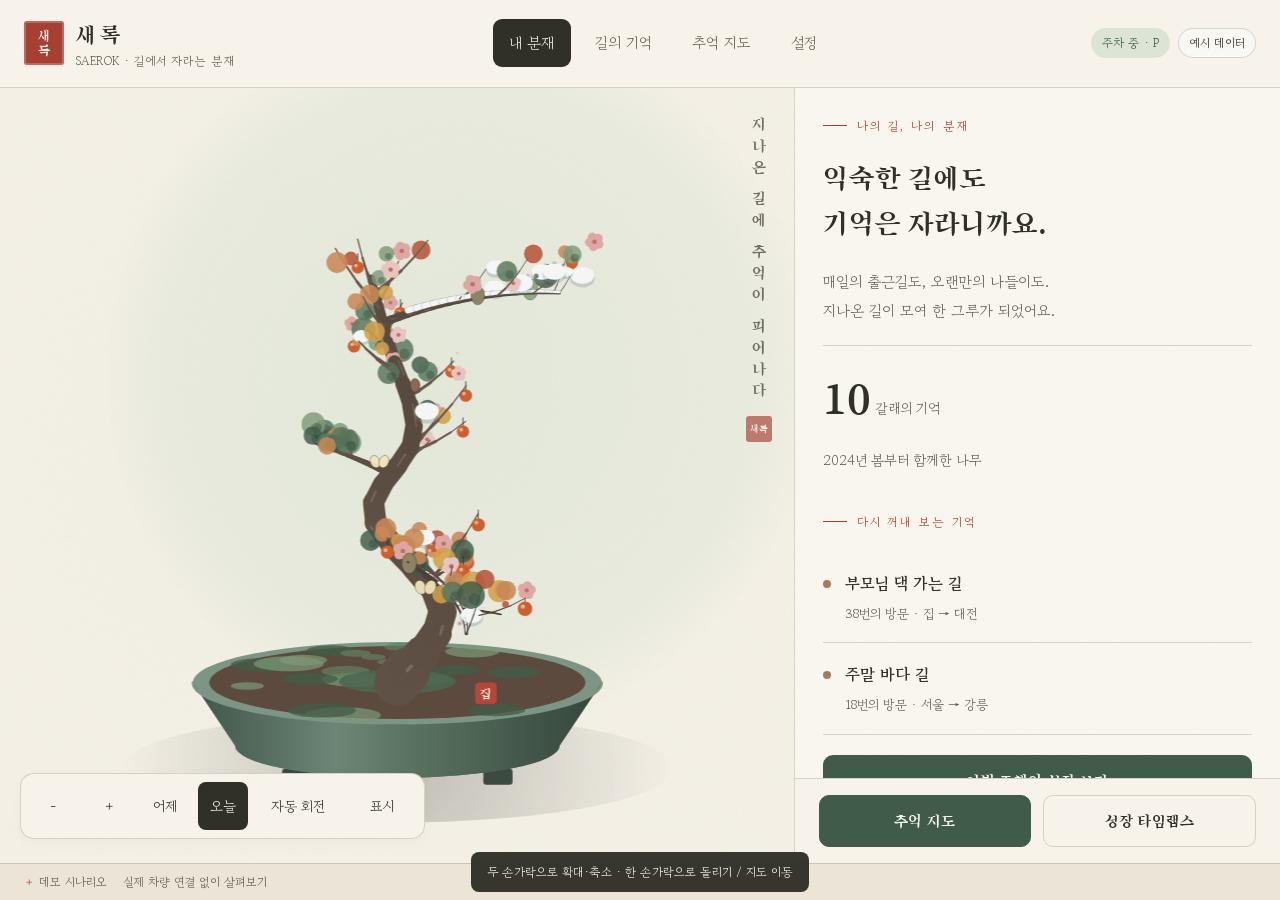
<file: android/app/src/main/assets/saerok/index.html>
<!DOCTYPE html>
<html lang="ko">
<head>
<meta charset="utf-8">
<meta name="viewport" content="width=device-width, initial-scale=1">
<title>새록 분재 데모</title>
<style>
:root{
  /* 한 폭의 수묵 분재도: 왼쪽은 그림(분재), 오른쪽은 화첩의 글(리포트). 한지 위 먹과 낙관. */
  --paper:#F6F3EC; --paper-deep:#ECE6D8; --ink:#2B2A26; --ink-soft:#6E695F; --line:rgba(43,42,38,.16);
  --forest:#405C49; --sage:#DCE5D5; --wood:#A57C62; --blossom:#DDA8A4; --autumn:#C98757; --snow:#F4F6F5; --seal:#B5473A;
  --display:"Song Myung","Gowun Batang","Nanum Myeongjo","Apple SD Gothic Neo",serif;
  --body:"Gowun Batang","Nanum Myeongjo","Apple SD Gothic Neo","Malgun Gothic",serif;
  color-scheme:light;
}
*{box-sizing:border-box;margin:0}
html,body{height:100%}
body{word-break:keep-all;background:var(--paper);color:var(--ink);font-family:var(--body);font-size:15px;line-height:1.6;
  background-image:url("data:image/svg+xml,%3Csvg xmlns='http://www.w3.org/2000/svg' width='220' height='220'%3E%3Cfilter id='n'%3E%3CfeTurbulence type='fractalNoise' baseFrequency='.85' numOctaves='3' seed='4'/%3E%3CfeColorMatrix values='0 0 0 0 .35 0 0 0 0 .3 0 0 0 0 .22 0 0 0 .09 0'/%3E%3C/filter%3E%3Crect width='220' height='220' filter='url(%23n)'/%3E%3C/svg%3E");}
button{font:inherit;color:inherit;cursor:pointer;border:0;background:none}
button:focus-visible,input:focus-visible{outline:2px solid var(--forest);outline-offset:2px}
.app{height:100%;display:flex;flex-direction:column;min-height:0}

/* 상단 */
.bar{display:flex;align-items:center;gap:20px;padding:10px 22px;border-bottom:1px solid var(--line);flex-wrap:wrap}
.brand{display:flex;align-items:center;gap:12px}
.seal{display:grid;place-items:center;width:38px;height:38px;background:var(--seal);color:#fbeee6;font-family:var(--display);font-size:14px;line-height:1.05;border-radius:5px;text-align:center;box-shadow:inset 0 0 0 2px rgba(255,255,255,.22)}
.brand b{font-family:var(--display);font-weight:400;font-size:21px;letter-spacing:.08em}
.brand small{display:block;color:var(--ink-soft);font-size:12px;letter-spacing:.04em;margin-top:-3px}
.steps{display:flex;gap:6px;list-style:none;padding:0;margin-left:auto;font-size:13px;color:var(--ink-soft)}
.steps li{display:flex;align-items:center;gap:6px;padding:2px 4px}
.steps li::before{content:"";width:7px;height:7px;border-radius:50%;border:1px solid var(--ink-soft)}
.steps li+li{margin-left:2px}
.steps li.on{color:var(--ink)}
.steps li.on::before{background:var(--seal);border-color:var(--seal)}
.steps li.done::before{background:var(--ink-soft)}
.status{display:flex;align-items:center;gap:8px;font-size:13px;color:var(--ink-soft);flex-wrap:wrap}
.pill{border:1px solid var(--line);border-radius:999px;padding:1px 10px;font-size:12px;color:var(--ink);background:rgba(255,255,255,.4)}
.pill.park{border-color:transparent;background:var(--sage);color:var(--forest)}

/* 본문: 좌 그림 / 우 글 */
main{flex:1;display:flex;min-height:0}
.stage{position:relative;flex:1.72;min-width:0;min-height:0;overflow:hidden}
canvas{position:absolute;inset:0;width:100%;height:100%;touch-action:none;cursor:grab}
canvas.drag{cursor:grabbing}
.inscription{position:absolute;top:22px;right:20px;writing-mode:vertical-rl;font-family:var(--display);font-size:17px;letter-spacing:.32em;color:var(--ink);opacity:.72;pointer-events:none}
.inscription::after{content:"새록";display:inline-grid;place-items:center;writing-mode:horizontal-tb;width:26px;height:26px;margin-top:12px;background:var(--seal);color:#fbeee6;font-size:10px;letter-spacing:0;border-radius:3px;line-height:1}
.tools{position:absolute;left:18px;bottom:16px;display:flex;align-items:center;gap:8px;flex-wrap:wrap;max-width:calc(100% - 36px)}
.tool{height:36px;min-width:36px;padding:0 13px;border-radius:999px;border:1px solid var(--line);background:rgba(246,243,236,.86);font-size:13px}
.tool:hover{border-color:var(--ink-soft)}
.tool[aria-pressed="true"]{background:var(--forest);color:var(--paper);border-color:var(--forest)}
.seg{display:flex;border:1px solid var(--line);border-radius:999px;overflow:hidden;background:rgba(246,243,236,.86)}
.seg button{height:34px;padding:0 13px;font-size:13px}
.seg button[aria-pressed="true"]{background:var(--ink);color:var(--paper)}
.hint{font-size:12px;color:var(--ink-soft)}
.app:not([data-mode="report"]) .only-report{display:none}
.app[data-mode="morph"] .tools,.app[data-mode="lapse"] .tools{display:none}
.toast{position:absolute;left:50%;top:18px;transform:translateX(-50%);max-width:min(520px,calc(100% - 120px));padding:9px 18px;border-radius:999px;background:var(--ink);color:var(--paper);font-size:14px;text-align:center;opacity:0;transition:opacity .4s;pointer-events:none}
.toast.show{opacity:.92}
.caption{position:absolute;left:0;right:0;bottom:26px;text-align:center;padding:0 60px;pointer-events:none;display:none}
.app[data-mode="lapse"] .caption,.app[data-mode="morph"] .caption{display:block}
.caption p{display:inline-block;font-family:var(--display);font-size:clamp(17px,2.1vw,24px);background:linear-gradient(transparent 58%,rgba(220,229,213,.9) 58%);padding:0 8px;text-wrap:balance}

.panel{flex:1;min-width:300px;max-width:470px;border-left:1px solid var(--line);padding:22px 24px 26px;overflow-y:auto;display:flex;flex-direction:column;gap:16px;background:rgba(255,255,255,.22)}
.eyebrow{font-size:12px;letter-spacing:.2em;color:var(--seal)}
h1{font-family:var(--display);font-weight:400;font-size:25px;line-height:1.4;text-wrap:balance}
h2{font-family:var(--display);font-weight:400;font-size:16px;color:var(--ink-soft);letter-spacing:.06em}
.lede{color:var(--ink-soft);font-size:14px}
.chips{display:flex;flex-wrap:wrap;gap:6px}
.chip{border:1px solid var(--line);border-radius:999px;padding:2px 11px;font-size:13px;font-variant-numeric:tabular-nums;background:rgba(255,255,255,.45)}
.chip b{font-weight:700}
.legend{list-style:none;padding:0;display:grid;gap:5px}
.legend li{display:grid;grid-template-columns:52px 1fr auto;align-items:center;gap:10px;font-size:14px}
.legend small{color:var(--ink-soft);font-variant-numeric:tabular-nums}
.btn{display:flex;align-items:center;justify-content:center;gap:8px;height:50px;border-radius:999px;background:var(--forest);color:var(--paper);font-family:var(--display);font-size:18px;letter-spacing:.1em;width:100%}
.btn:hover{background:#34503e}
.btn.line{background:none;color:var(--ink);border:1px solid var(--line);height:42px;font-size:15px;letter-spacing:.04em}
.btn.line:hover{border-color:var(--ink-soft);background:rgba(255,255,255,.5)}
.btn.warn{border-color:rgba(181,71,58,.5);color:var(--seal)}
.btn[disabled]{opacity:.45;cursor:not-allowed}
.row{display:flex;gap:8px}
.cards{display:grid;gap:8px}
.card{display:grid;grid-template-columns:14px 1fr;gap:12px;align-items:start;text-align:left;width:100%;padding:12px 14px;border:1px solid var(--line);border-radius:14px;background:rgba(255,255,255,.5)}
button.card:hover{border-color:var(--ink-soft)}
.card i{width:11px;height:11px;border-radius:50%;margin-top:7px;background:var(--c,var(--wood))}
.card small{display:block;color:var(--ink-soft);font-size:12px}
.score{display:grid;gap:6px}
.score .barline{height:6px;border-radius:3px;background:var(--paper-deep);overflow:hidden;display:flex}
.score .barline span{background:var(--forest)}
.score .barline em{background:var(--seal)}
.score p{font-size:14px;font-variant-numeric:tabular-nums}
.spacer{flex:1}
/* 타임랩스 패널 */
.when{font-family:var(--display);font-size:38px;line-height:1.1;font-variant-numeric:tabular-nums}
.when small{font-size:17px;color:var(--ink-soft);margin-left:8px}
.prog{height:2px;background:var(--line);position:relative;margin:6px 0}
.prog span{position:absolute;left:0;top:0;bottom:0;background:var(--ink)}
.prog i{position:absolute;top:-4px;width:10px;height:10px;border-radius:50%;background:var(--seal);margin-left:-5px}
.log{list-style:none;padding:0;display:grid;gap:6px;font-size:14px;min-height:150px;align-content:start}
.log li{padding-left:14px;position:relative;color:var(--ink-soft)}
.log li::before{content:"";position:absolute;left:0;top:.72em;width:6px;height:6px;border-radius:50%;background:var(--wood)}
.log li:first-child{color:var(--ink)}
/* 가지 상세 */
dl{display:grid;grid-template-columns:auto 1fr;gap:4px 16px;font-size:14px}
dt{color:var(--ink-soft)}
dd{font-variant-numeric:tabular-nums}
.memo{font-family:var(--display);font-size:17px;line-height:1.55;padding:12px 14px;border-left:3px solid var(--blossom);background:rgba(221,168,164,.13);border-radius:0 12px 12px 0}
.prune{display:grid;gap:10px;padding:14px;border:1px solid var(--line);border-radius:14px;background:rgba(255,255,255,.45)}
.prune label{display:flex;justify-content:space-between;font-size:14px}
input[type=range]{width:100%;accent-color:var(--forest)}
.note{font-size:12px;color:var(--ink-soft)}
.back{align-self:flex-start;font-size:13px;color:var(--ink-soft);border-bottom:1px solid var(--line)}

@media (max-width:820px){
  main{flex-direction:column}
  .stage{flex:none;height:56%}
  .panel{max-width:none;border-left:0;border-top:1px solid var(--line);padding:18px 16px 22px}
  .steps{display:none}
  .status{margin-left:auto}
  .inscription{font-size:14px;top:12px;right:10px}
  .hint{display:none}
}
@media (prefers-reduced-motion:reduce){.toast{transition:none}}
@font-face{font-family:"Gowun Batang";font-weight:400;src:url("fonts/GowunBatang-Regular.ttf")}
@font-face{font-family:"Gowun Batang";font-weight:700;src:url("fonts/GowunBatang-Bold.ttf")}
@font-face{font-family:"Song Myung";font-weight:400;src:url("fonts/SongMyung-Regular.ttf")}
html,body{width:100%;height:100%;overflow:hidden}
.app{height:100dvh;min-height:0}
.bar{flex:none}
.panel .btn{flex-shrink:0}
@media(max-width:820px){.panel{flex:1;min-height:0;overflow-y:auto}}
</style>


<style>
[hidden]{display:none!important}
button{-webkit-tap-highlight-color:transparent}
.tool[aria-pressed="true"],.tool[aria-pressed="true"]:hover{background:var(--forest);color:var(--paper);border-color:var(--forest)}
.touch-guide{position:absolute;left:20px;top:18px;bottom:auto;padding:6px 10px;background:rgba(247,243,234,.85);border-radius:6px;max-width:calc(100% - 40px);font-size:12px;line-height:1.7;color:var(--ink-soft);pointer-events:none;overflow-wrap:anywhere}
.app[data-mode="morph"] .touch-guide,.app[data-mode="lapse"] .touch-guide{display:none}
@media(max-width:820px){.touch-guide{display:none}}
</style>
<link rel="stylesheet" href="refinement.css">
<link rel="stylesheet" href="theme.css">
<script>try{const p=JSON.parse(localStorage.getItem('saerok.appearance.v1')||'null');document.documentElement.dataset.theme=(p?.auto?p.last:p?.manual)==='dark'?'dark':'light'}catch(e){}</script>
</head>
<body>
<div class="app" id="app" data-mode="map">
  <header class="bar">
    <div class="brand"><span class="seal">새<br>록</span><div><b>새록</b><small>SAEROK · 길에서 자라는 분재</small></div></div>
    <ol class="steps" id="steps" hidden><li data-s="map">추억 지도</li><li data-s="morph">분재로</li><li data-s="lapse">타임랩스</li><li data-s="report">리포트</li></ol>
    <nav class="nav" aria-label="주요 메뉴"><button data-act="home">내 분재</button><button data-act="routes">길의 기억</button><button data-act="map">추억 지도</button><button data-act="settings">설정</button></nav><div class="status"><span>2026년 11월 13일 금요일 · 늦가을, 맑음</span><span class="pill park" id="gearStatus">주차 중 · P</span><span class="pill">예시 데이터</span></div>
  </header>
  <main>
    <section class="stage" id="stage" aria-label="분재와 추억 지도">
      <canvas id="cv" role="img" aria-label="지나온 길이 자라는 분재. 오른쪽 목록에서도 길의 기억을 선택할 수 있습니다."></canvas>
      <p class="inscription">지나온 길에 추억이 피어나다</p>
      <div class="caption"><p id="caption"></p></div>
      <div class="toast" id="toast" role="status"></div>
      <div class="tools">
        <button class="tool" data-act="zoom-out" aria-label="축소">－</button>
        <button class="tool" data-act="zoom-in" aria-label="확대">＋</button>
        
        <div class="seg only-report" role="group" aria-label="어제와 오늘 비교">
          <button data-act="day-prev" id="btnPrev" aria-pressed="false">어제</button>
          <button data-act="day-now" id="btnNow" aria-pressed="true">오늘</button>
        </div>
        <button class="tool only-report" data-act="rotation" aria-pressed="false">자동 회전</button><span class="mark-slot only-report"><button class="tool only-report" data-act="marks" id="btnMarks" aria-pressed="false">표시</button></span><span class="hint" id="hint"></span>
      </div>
    </section>
    <aside class="panel" id="panel"></aside>
  </main><footer class="demo-bar"><details><summary>데모 시나리오 <span>실제 차량 연결 없이 살펴보기</span></summary><div class="demo-actions"><button data-act="demo-drive">주행 시작</button><button data-act="demo-park">주차 · 성장 확인</button><button data-act="welcome">첫 실행 안내</button><button data-act="demo-empty">첫 주행 전</button><button data-act="demo-reset">예시 기록 복원</button></div><p>차량 신호·권한·보호 구역·삭제는 이 페이지의 시뮬레이션입니다. 새로고침하면 초기화됩니다.</p></details></footer><p class="touch-guide">두 손가락으로 확대·축소 · 한 손가락으로 돌리기 / 지도 이동</p>
</div>

<dialog id="trimDialog" aria-labelledby="trimTitle" aria-describedby="trimWarning">
<p class="eyebrow">다듬기 전, 한 번 더</p><h2 id="trimTitle">이 굵기로 다듬을까요?</h2><p class="trim-change" id="trimChange"></p><p id="trimWarning">한 번 다듬은 굵기는 되돌릴 수 없어요.<br>다시 굵게 키우려면 이 길을 주행해야 해요.</p><div class="row"><button class="btn line" data-act="dismiss-trim" autofocus>취소</button><button class="btn" data-act="confirm-trim">다듬기 확정</button></div></dialog>
<script src="suncalc.js"></script><script src="theme.js"></script>
<script>
(()=>{'use strict';
/* ───────── 기본 도구 ───────── */
const clamp=(x,a=0,b=1)=>Math.max(a,Math.min(b,x)), lerp=(a,b,t)=>a+(b-a)*t;
const ease=t=>t<.5?2*t*t:1-Math.pow(-2*t+2,2)/2;
function rng(seed){return()=>{seed|=0;seed=seed+0x6D2B79F5|0;let t=Math.imul(seed^seed>>>15,1|seed);t=t+Math.imul(t^t>>>7,61|t)^t;return((t^t>>>14)>>>0)/4294967296}}
function pw(v,T){if(v<=T[0][0])return T[0][1];for(let i=1;i<T.length;i++)if(v<=T[i][0]){const a=T[i-1],b=T[i];return lerp(a[1],b[1],(v-a[0])/(b[0]-a[0]))}return T[T.length-1][1]}
function cr(P,s){const n=P.length-1,x=clamp(s*n,0,n-1e-6),i=Math.floor(x),u=x-i,p0=P[Math.max(0,i-1)],p1=P[i],p2=P[i+1],p3=P[Math.min(n,i+2)];
  return p1.map((_,k)=>.5*(2*p1[k]+(-p0[k]+p2[k])*u+(2*p0[k]-5*p1[k]+4*p2[k]-p3[k])*u*u+(-p0[k]+3*p1[k]-3*p2[k]+p3[k])*u*u*u))}
function at(pts,f){const x=clamp(f)*(pts.length-1),i=Math.min(pts.length-2,Math.floor(x)),u=x-i,a=pts[i],b=pts[i+1];return{x:lerp(a.x,b.x,u),y:lerp(a.y,b.y,u),z:lerp(a.z,b.z,u),w:lerp(a.w,b.w,u)}}
const $=s=>document.querySelector(s);
const motionQuery=matchMedia('(prefers-reduced-motion: reduce)');
let REDUCED=motionQuery.matches,autoRotate=false;
motionQuery.addEventListener('change',e=>{REDUCED=e.matches;if(REDUCED)autoRotate=false;const b=document.querySelector('[data-act=rotation]');if(b)b.setAttribute('aria-pressed',autoRotate)});

/* ───────── 데이터: 집과 길 (예시) ───────── */
const DAY=864e5, TODAY=+new Date('2026-11-13');
const SN={sp:'봄',su:'여름',au:'가을',wi:'겨울'};
const STAGE=['','새로운 눈','자라는 눈','갓 돋은 가지','어린 가지','성숙한 가지','주요 가지'];
const stageOf=v=>v<1?0:v<2?1:v<4?2:v<7?3:v<15?4:v<30?5:6;
// 길: way=[경도,위도], at=부모 가지 위 위치, el=올림각, len=가지 길이
const ROUTES=[
 {id:'r1',name:'출근길',desc:'집 → 서울',parent:null,way:[[127.01,37.27],[127.07,37.41],[126.98,37.57]],first:'2024-03-02',fs:'sp',q:{sp:53,su:52,au:55,sn:9,dr:42},memo:'매일의 출근이 이 분재의 줄기가 되었어요.'},
 {id:'r2',name:'부모님 댁 가는 길',desc:'집 → 대전',parent:'r1',at:.30,el:.2,len:1.5,droop:.26,way:[[127.01,37.27],[127.13,36.95],[127.31,36.6],[127.38,36.35]],first:'2024-03-16',fs:'sp',q:{sp:4,su:6,au:19,sn:2,dr:6},memo:'추석 무렵이면 이 가지가 부쩍 자라요.'},
 {id:'r5',name:'단골 카페 길',desc:'집 → 인천',parent:'r1',at:.50,el:.32,len:.95,droop:.2,way:[[127.01,37.27],[126.85,37.36],[126.62,37.47]],first:'2024-06-08',fs:'su',q:{sp:1,su:8,au:2},memo:'여름 저녁마다 들르던 길이에요.'},
 {id:'r8',name:'춘천 호수길',desc:'서울 → 춘천',parent:'r1',at:.70,el:.45,len:.8,droop:.15,way:[[126.98,37.57],[127.35,37.73],[127.73,37.88]],first:null,memo:'오늘 처음 만난 길이에요. 세 번 더 찾으면 가지가 돋아나요.'},
 {id:'r3',name:'주말 바다 길',desc:'서울 → 강릉',parent:'r1',at:.86,el:.38,len:1.3,droop:.3,way:[[126.98,37.57],[127.5,37.45],[128.2,37.5],[128.7,37.68],[128.9,37.75]],first:'2024-07-20',fs:'su',q:{sp:2,su:4,au:2,sn:7,dr:1},memo:'눈 오는 날 일곱 번, 이 길 끝에는 늘 겨울 바다가 있었어요.'},
 {id:'r4',name:'벚꽃 드라이브',desc:'대전 → 전주',parent:'r2',at:.55,el:.55,len:.8,droop:.2,way:[[127.38,36.35],[127.25,36.1],[127.15,35.82]],first:'2025-04-05',fs:'sp',q:{sp:6,su:1,au:1},memo:'봄마다 찾은 길이라 꽃이 가장 먼저 피어요.'},
 {id:'r6',name:'부산 여행길',desc:'대전 → 부산',parent:'r2',at:.82,el:.12,len:.9,droop:.15,way:[[127.38,36.35],[127.9,36.15],[128.6,35.87],[128.9,35.5],[129.08,35.18]],first:'2025-08-02',fs:'su',q:{su:2,au:1,dr:1},memo:'첫 여행의 기억이 어린 가지로 남았어요.'},
 {id:'r9',name:'광주 가는 길',desc:'전주 → 광주',parent:'r4',at:.8,el:.35,len:.5,droop:.1,way:[[127.15,35.82],[126.95,35.5],[126.85,35.16]],first:'2026-04-11',fs:'sp',q:{sp:1},memo:'두 번의 봄이 담긴 작은 눈이에요.'},
 {id:'r7',name:'속초 가는 길',desc:'강릉 → 속초',parent:'r3',at:.85,el:.75,len:.62,droop:.1,way:[[128.9,37.75],[128.75,38.0],[128.59,38.21]],first:'2025-01-18',fs:'sn',q:{su:1,sn:1},memo:'처음 눈이 내리던 날에도 이 길을 지나갔어요.'},
 {id:'r10',name:'정선 고갯길',desc:'평창 → 정선',parent:'r3',at:.5,el:.18,len:.55,droop:.1,way:[[128.2,37.5],[128.45,37.46],[128.66,37.38]],first:'2024-11-09',fs:'au',q:{},memo:'2년 만에 이 길에 다시 물을 주셨네요.'},
];
const IDX={};ROUTES.forEach((r,i)=>IDX[r.id]=i);
const N=22;
ROUTES.forEach((r,i)=>{
  r.pi=r.parent?IDX[r.parent]:-1; r.lv=r.pi<0?0:ROUTES[r.pi].pi<0?1:2;
  const a=r.way[0],b=r.way[r.way.length-1]; r.az=Math.atan2(-(b[1]-a[1]),(b[0]-a[0])*.81); r.ph=i*1.7;
  r.mp=[];for(let k=0;k<N;k++)r.mp.push(cr(r.way,k/(N-1)));
  // 잔가지와 장식 자리 (고정 시드 → 언제 봐도 같은 나무)
  const rnd=rng(31+i*13), nt=r.lv===0?15:r.lv===1?9:6; r.tw=[];
  for(let k=0;k<nt;k++)r.tw.push({s:r.lv===0?.5+.5*rnd():.3+.7*rnd(),az:r.lv===0?rnd()*6.283:r.az+(rnd()-.5)*2.6,el:.1+.75*rnd(),len:.15+.2*rnd(),minV:r.lv===0?7+rnd()*rnd()*42:7+rnd()*16});
  r.tw.sort((x,y)=>x.minV-y.minV);
  const g=()=>(rnd()+rnd()+rnd()-1.5)*.9, pool=n=>Array.from({length:n},()=>({h:rnd()<.8?Math.floor(rnd()*nt):-1,u:.35+.65*rnd(),o:[g()*.11,Math.abs(g())*.07+.02,g()*.11],hue:rnd(),sz:.8+.5*rnd()}));
  r.an={sp:pool(22),su:pool(30),au:pool(24),sn:pool(18),fr:Array.from({length:6},(_,k)=>({h:(k*2+1)%nt,u:1,o:[g()*.03,-.05,g()*.03],hue:rnd(),sz:1}))};
});

/* ───────── 성장 이벤트: 방문 기록을 시간순으로 ───────── */
const seasonOf=t=>{const m=new Date(t).getMonth();return m>=2&&m<=4?'sp':m>=5&&m<=7?'su':m>=8&&m<=10?'au':'wi'};
let EV=[];
ROUTES.forEach((r,ri)=>{ if(!r.first)return; const rnd=rng(100+ri*7),f=+new Date(r.first),span=Math.floor((TODAY-DAY-f)/DAY);
  EV.push({t:f,r:ri,s:r.fs});
  for(const s in r.q)for(let i=0;i<r.q[s];i++){let t,n=0;do{t=f+DAY*(1+Math.floor(rnd()*span));n++}while(seasonOf(t)!==(s==='sn'||s==='dr'?'wi':s)&&n<4000);EV.push({t,r:ri,s})}
});
EV.sort((a,b)=>a.t-b.t);
const PRE=EV.length, T0=EV[0].t, T1=TODAY-DAY;
const TODAY_SEQ=[
 {id:'r8',msg:'새로운 길에서 작은 눈이 돋아났어요.',c:'#8fae7c'},
 {id:'r10',msg:'2년 만에 다시 물을 주셨네요. 잠들어 있던 작은 눈이 다시 자랐어요.',c:'#DDA8A4'},
 {id:'r7',msg:'꾸준히 찾아주신 덕분에 새로운 가지가 태어났어요.',c:'#A57C62'},
 {id:'r1',msg:'매일 지나던 길에 물을 주어 줄기가 조금 더 튼튼해졌어요.',c:'#405C49'},
 {id:'r3',msg:'오늘 처음으로 이 가지에 열매가 맺혔어요.',c:'#C98757'},
];
TODAY_SEQ.forEach(e=>{e.ri=IDX[e.id];EV.push({t:TODAY,r:e.ri,s:'au'})});
const NT=TODAY_SEQ.length, TODAY_SET=new Set(TODAY_SEQ.map(e=>e.ri));
let page='home',driving=false,recording=true,empty=false,deleted=new Set(),protectLabel='집 주변',protectRadius=500;
const CUT=ROUTES.map(()=>0), PRUNE=ROUTES.map(()=>({thick:1}));
// view={limit:날짜 상한, today:오늘 이벤트 수, demo:데모 주행 포함}
function tally(view,visual=true){const out=ROUTES.map(()=>({v:0,sp:0,su:0,au:0,sn:0,dr:0}));
  for(let i=0;i<EV.length;i++){const e=EV[i];
    if(i<PRE){if(e.t>view.limit)continue}else if(i<PRE+NT){if(i-PRE>=view.today)continue}else if(!view.demo)continue;
    if(deleted.has(e.r)||empty)continue;if(visual&&i<CUT[e.r])continue; const o=out[e.r];o.v++;o[e.s]++}
  return out}
const score=tl=>tl.reduce((a,d)=>a+40*Math.log(1+d.v),0);

let trimPreview=null,pendingTrim=null;
const pruneKey='saerok.prune.v1';
try{const saved=JSON.parse(localStorage.getItem(pruneKey)||'null');if(Array.isArray(saved))saved.forEach((v,i)=>{if(PRUNE[i]&&Number.isFinite(v)&&v>=.3&&v<=1)PRUNE[i].thick=v})}catch(e){}
function savePrune(){localStorage.setItem(pruneKey,JSON.stringify(PRUNE.map(p=>p.thick)))}
function displayThickness(ri){return trimPreview&&trimPreview.ri===ri?trimPreview.value:PRUNE[ri].thick}
function discardPreview(){trimPreview=null;pendingTrim=null;const dialog=$('#trimDialog');if(dialog.open)dialog.close()}
function updateTrimControls(){const dirty=trimPreview&&trimPreview.ri===sel&&trimPreview.value<PRUNE[sel].thick;const value=Math.round(displayThickness(sel)*100);$('#thickV').textContent=value+'%'+(dirty?' · 미리보기':'');$('#applyTrim').disabled=!dirty;$('#pruneNote').textContent=dirty?'미리보기 중이에요. 굵기 다듬기를 누르지 않고 나가면 적용되지 않아요.':'슬라이더로 미리 본 뒤 굵기 다듬기를 눌러 확정하세요.'}
function openTrimDialog(){if(!trimPreview||trimPreview.value>=PRUNE[sel].thick)return;pendingTrim={...trimPreview};$('#trimChange').textContent=Math.round(PRUNE[sel].thick*100)+'% → '+Math.round(pendingTrim.value*100)+'%';$('#trimDialog').showModal()}
function confirmTrim(){if(!pendingTrim)return;const {ri,value}=pendingTrim;try{const values=PRUNE.map(p=>p.thick);values[ri]=value;localStorage.setItem(pruneKey,JSON.stringify(values))}catch(e){$('#trimDialog').close();pendingTrim=null;toast('저장하지 못했어요. 굵기를 변경하지 않았습니다.');return}PRUNE[ri].thick=value;discardPreview();updateTrimControls();toast('굵기를 다듬었어요. 다시 굵게 키우려면 이 길을 주행해주세요.')}

const VIEW_NOW={limit:Infinity,today:NT,demo:true}, VIEW_PREV={limit:Infinity,today:0,demo:false};

/* ───────── 상태 ───────── */
let mode='map', sel=null, showMarks=false, dayPrev=false, userMoved=false;
let lapU=1, kToday=NT, rate=.1, activeToday=-1;
let disp=tally(VIEW_NOW);
const TAU=Math.PI*2;
const angleDelta=(to,from)=>((to-from+Math.PI)%TAU+TAU)%TAU-Math.PI;
const nearestYaw=(target)=>cam.yaw+angleDelta(target,cam.yaw);
const BASE={yaw:-.18,pitch:.2,zoom:1,tx:0,ty:.8,tz:0};
const cam={...BASE}, goal={...BASE}, mcam={zoom:1,px:0,py:0};
const cv=$('#cv'),ctx=cv.getContext('2d');let W=10,H=10,DPR=1,S0=100,CX=0,CY=0,time=0;
function resize(){const r=$('#stage').getBoundingClientRect();W=Math.max(50,r.width);H=Math.max(50,r.height);DPR=Math.min(2,devicePixelRatio||1);cv.width=W*DPR;cv.height=H*DPR;S0=Math.min(H*.295,W*.25);CX=W*.5;CY=H*.57}
new ResizeObserver(resize).observe($('#stage'));resize();

/* ───────── 분재 형상: 방문 횟수 → 눈·가지·잔가지 ───────── */
const TRUNK=[[0,0,0],[.24,.42,.06],[-.14,.86,-.08],[.1,1.3,.1],[-.04,1.72,0],[-.14,2.05,-.05]];
const TG=[[0,.26],[10,.42],[40,.66],[100,.85],[212,1]], TW=[[0,.16],[10,.3],[40,.55],[100,.8],[212,1],[400,1.12]];
const BG=[[3.5,0],[4,.2],[7,.42],[15,.68],[30,.86],[100,.97],[220,1]], BW=[[3.5,.1],[7,.26],[15,.45],[30,.65],[100,.88],[220,1]];
const BUD=[[0,0],[1,.03],[3.5,.058],[4.8,.03]];
function build(values=disp){
  let tot=0;values.forEach(d=>tot+=d.v); const G=.5+.5*Math.min(1,Math.sqrt(tot/280)), out=[];
  ROUTES.forEach((r,ri)=>{const d=values[ri],b={ri,pts:null,bud:null,tw:[],mark:null,G};out.push(b);let pts=null;
    if(r.pi<0){const g=pw(d.v,TG),wv=pw(d.v,TW)*displayThickness(ri);pts=[];
      for(let i=0;i<N;i++){const f=i/(N-1),s=g*f,p=cr(TRUNK,s);pts.push({x:p[0]*G,y:p[1]*G,z:p[2]*G,w:.15*G*wv*(Math.pow(1-.82*f,.9)+.8*Math.exp(-s*18))+.004})}
      b.mark=pts[Math.floor(N*.45)];
    }else{const pb=out[r.pi];if(!pb.pts||d.v<.03)return;
      const a=at(pb.pts,r.at),ca=Math.cos(r.az),sa=Math.sin(r.az);
      if(d.v<4.8){const br=G*pw(d.v,BUD),o=a.w*.45+br*.6;b.bud={x:a.x+ca*o,y:a.y+o*.4,z:a.z+sa*o,r:br,k:clamp((d.v-1)/2.5)};b.mark=b.bud}
      const g=pw(d.v,BG);
      if(g>0){const wv=pw(d.v,BW)*displayThickness(ri),W0=(r.lv===1?.08:.052)*G,L=r.len*G,ce=Math.cos(r.el),se=Math.sin(r.el);pts=[];
        for(let i=0;i<N;i++){const f=i/(N-1),s=g*f,h=L*s*ce,y=L*(se*s-r.droop*s*s),wg=L*.08*Math.sin(s*4.4+r.ph)*s;
          pts.push({x:a.x+ca*h-sa*wg,y:a.y+y,z:a.z+sa*h+ca*wg,w:W0*wv*Math.pow(1-.84*f,.9)+.004})}
        b.mark=pts[N-1]}
    }
    b.pts=pts;if(!pts)return;
    r.tw.forEach(t=>{const k=clamp((d.v-t.minV)/5);if(k<=0){b.tw.push(null);return}
      const a=at(pts,t.s),l=t.len*G*k,c=Math.cos(t.az),s=Math.sin(t.az),ce=Math.cos(t.el),se=Math.sin(t.el),tp=[],w0=Math.min(.02*G,a.w*.45);
      for(let j=0;j<5;j++){const u=j/4;tp.push({x:a.x+c*l*u*ce,y:a.y+l*(se*u+.25*u*u),z:a.z+s*l*u*ce,w:Math.max(.004,w0*(1-.8*u))})}
      b.tw.push({pts:tp,k})});
  });
  return out}
function proj(p){const x=p.x-cam.tx,y=p.y-cam.ty,z=p.z-cam.tz,c=Math.cos(cam.yaw),s=Math.sin(cam.yaw),x1=x*c+z*s,z1=-x*s+z*c,cp=Math.cos(cam.pitch),sp=Math.sin(cam.pitch),y2=y*cp-z1*sp,z2=y*sp+z1*cp,f=8/(8-z2)*S0*cam.zoom;return{x:CX+x1*f,y:CY-y2*f,z:z2,f}}
function anchorPos(b,a){let p;if(a.h<0)p=at(b.pts,.4+.6*a.u);else{const t=b.tw[a.h];if(!t||t.k<.3)return null;p=at(t.pts,a.u)}return{x:p.x+a.o[0]*b.G,y:p.y+a.o[1]*b.G,z:p.z+a.o[2]*b.G}}
function decorCounts(d){const v=Math.max(d.v,.001),B=clamp((d.v-4.5)/5)*Math.min(40,8+d.v*1.2);return{sp:B*d.sp/v,su:B*d.su/v,au:B*d.au/v,sn:B*d.sn/v}}

/* ───────── 그리기: 분재 ───────── */
let LAST=[];
const woodCol=(z,thin)=>{const k=clamp(.38+.62*clamp((z+1.7)/3.4)-(thin?.12:0));return SaerokTheme.isDark?`rgb(${Math.round(lerp(200,137,k))},${Math.round(lerp(171,111,k))},${Math.round(lerp(126,78,k))})`:`rgb(${Math.round(lerp(168,60,k))},${Math.round(lerp(150,46,k))},${Math.round(lerp(132,38,k))})`};
const LEAF=['#405C49','#56755c','#7d9a78'],AUT=['#C98757','#b5553a','#d2a04a'];
function drawBackdrop(a){
  const g=ctx.createRadialGradient(CX+W*.08,CY-H*.2,10,CX+W*.08,CY-H*.2,Math.min(W,H)*.46);
  g.addColorStop(0,`rgba(220,229,213,${(SaerokTheme.isDark?.12:.7)*a})`);g.addColorStop(.82,`rgba(220,229,213,${(SaerokTheme.isDark?.04:.45)*a})`);g.addColorStop(1,'rgba(220,229,213,0)');
  ctx.fillStyle=g;ctx.fillRect(0,0,W,H)}
let nightFactor=SaerokTheme.isDark?1:0;
function drawTreeGlow(a){
  if(!LAST||!LAST.length)return;const br=REDUCED?.85:.8+.2*Math.sin(time*.9);
  ctx.save();ctx.globalCompositeOperation='lighter';ctx.lineCap='round';ctx.lineJoin='round';
  for(const [pad,al] of [[34,.05],[18,.08],[8,.1]]){
    ctx.strokeStyle=`rgba(255,205,110,${al*br*a})`;
    for(const b of LAST){if(!b.P||!b.pts)continue;const m=Math.floor(N/2);ctx.lineWidth=Math.max(3,b.pts[m].w*b.P[m].f*.8)+pad;ctx.beginPath();b.P.forEach((p,i)=>i?ctx.lineTo(p.x,p.y):ctx.moveTo(p.x,p.y));ctx.stroke()}}
  ctx.restore()}
const FF=(()=>{const r=rng(77),a=[];for(let i=0;i<38;i++)a.push({x:r(),y:r(),vx:0,vy:0,ph:r()*6.28,sp:.6+r()*1.4,ri:-1,ti:0,t:0,ox:(r()-.5),oy:(r()-.5),sz:.7+r()*.8});return a})();
function fireflyTarget(f){
  const useSel=sel!=null&&mode==='report'&&LAST[sel]&&LAST[sel].P;
  if(useSel&&Math.random()<.8){f.ri=sel}else{const cand=LAST.filter(b=>b.P);f.ri=cand.length?cand[Math.floor(Math.random()*cand.length)].ri:0}
  f.ti=Math.floor(Math.random()*N);f.t=4+Math.random()*6;f.ox=(Math.random()-.5);f.oy=(Math.random()-.5)}
function updateFireflies(dt){
  if(!LAST||!LAST.length)return;const d=dt/1000;
  for(const f of FF){
    if(f.px===undefined){f.px=f.x*W;f.py=f.y*H}
    f.t-=d;const b=LAST[f.ri];if(f.t<=0||!b||!b.P){fireflyTarget(f);continue}
    const p=b.P[Math.min(f.ti,b.P.length-1)],R=Math.min(W,H)*.07,tx=p.x+f.ox*R*2,ty=p.y+f.oy*R*2;
    if(REDUCED){f.px=tx;f.py=ty;continue}
    f.vx+=((tx-f.px)*4+Math.sin(time*f.sp+f.ph)*60)*d;f.vy+=((ty-f.py)*4+Math.cos(time*f.sp*1.3+f.ph)*60)*d;
    f.vx*=Math.pow(.06,d);f.vy*=Math.pow(.06,d);f.px+=f.vx*d;f.py+=f.vy*d}}
function drawFireflies(a){
  ctx.save();ctx.globalCompositeOperation='lighter';
  for(const f of FF){if(f.px===undefined)continue;const tw=REDUCED?.8:.35+.65*Math.pow(Math.max(0,Math.sin(time*f.sp*2.2+f.ph)),2),r=(2.2+3.2*f.sz)*(W>600?1:.8);
    const g=ctx.createRadialGradient(f.px,f.py,0,f.px,f.py,r*3);g.addColorStop(0,`rgba(255,240,170,${.95*tw*a})`);g.addColorStop(.25,`rgba(255,215,110,${.3*tw*a})`);g.addColorStop(1,'rgba(255,200,90,0)');
    ctx.fillStyle=g;ctx.beginPath();ctx.arc(f.px,f.py,r*3,0,6.3);ctx.fill()}
  ctx.restore()}

function drawPot(frontOnly=false){
  const c=proj({x:0,y:0,z:0}),bt=proj({x:0,y:-.34,z:0}),sp=Math.sin(cam.pitch),rx=1.05*c.f,ry=rx*sp,rb=.84*bt.f,rby=rb*sp;
  if(frontOnly){
    ctx.save();const face=ctx.createLinearGradient(c.x-rx,0,c.x+rx,0);face.addColorStop(0,'#3f5548');face.addColorStop(.35,'#6d8676');face.addColorStop(.55,'#59715f');face.addColorStop(1,'#34463b');ctx.fillStyle=face;
    ctx.beginPath();ctx.ellipse(c.x,c.y,rx,ry,0,0,Math.PI,false);ctx.lineTo(bt.x-rb,bt.y);ctx.ellipse(bt.x,bt.y,rb,rby,0,Math.PI,0,true);ctx.closePath();ctx.fill();
    ctx.strokeStyle='#7c9584';ctx.lineWidth=Math.max(1,c.f*.012);ctx.beginPath();ctx.ellipse(c.x,c.y,rx,ry,0,0,Math.PI,false);ctx.stroke();ctx.restore();return;
  }

  let g=ctx.createRadialGradient(bt.x,bt.y+rby*.6,rb*.2,bt.x,bt.y+rby*.6,rb*1.7);g.addColorStop(0,'rgba(43,42,38,.22)');g.addColorStop(1,'rgba(43,42,38,0)');
  ctx.fillStyle=g;ctx.beginPath();ctx.ellipse(bt.x,bt.y+rby*.7,rb*1.7,rby*1.5+6,0,0,6.3);ctx.fill();
  ctx.fillStyle='#3d4a41';[-.62,.62].forEach(k=>{ctx.beginPath();ctx.roundRect(bt.x+rb*k-rb*.09,bt.y+rby*Math.sqrt(1-k*k)-2,rb*.18,rb*.08+3,3);ctx.fill()});
  g=ctx.createLinearGradient(c.x-rx,0,c.x+rx,0);g.addColorStop(0,'#3f5548');g.addColorStop(.35,'#6d8676');g.addColorStop(.55,'#59715f');g.addColorStop(1,'#34463b');
  ctx.fillStyle=g;ctx.beginPath();ctx.ellipse(c.x,c.y,rx,ry,0,Math.PI,0,true);ctx.lineTo(bt.x+rb,bt.y);ctx.ellipse(bt.x,bt.y,rb,rby,0,0,Math.PI,false);ctx.closePath();ctx.fill();
  ctx.fillStyle='#7c9584';ctx.beginPath();ctx.ellipse(c.x,c.y,rx,ry,0,0,6.3);ctx.fill();
  ctx.fillStyle='#5b4a3d';ctx.beginPath();ctx.ellipse(c.x,c.y,rx*.92,ry*.9,0,0,6.3);ctx.fill();
  MOSS.forEach(m=>{const p=proj({x:m.x,y:.005,z:m.z});ctx.fillStyle=m.c;ctx.beginPath();ctx.ellipse(p.x,p.y,m.r*p.f,m.r*p.f*sp+.5,0,0,6.3);ctx.fill()});
  const h=proj({x:.5,y:.02,z:.34}),s=Math.max(11,.105*h.f);
  ctx.fillStyle='#B5473A';ctx.beginPath();ctx.roundRect(h.x-s/2,h.y-s,s,s,s*.18);ctx.fill();
  ctx.fillStyle='#fbeee6';ctx.font=`${s*.64}px "Song Myung","Gowun Batang",serif`;ctx.textAlign='center';ctx.textBaseline='middle';ctx.fillText('집',h.x,h.y-s*.46)}
const MOSS=(()=>{const r=rng(9),a=[];for(let i=0;i<22;i++){const t=r()*6.283,d=Math.sqrt(r())*.82;a.push({x:Math.cos(t)*d,z:Math.sin(t)*d,r:.06+r()*.13,c:['rgba(64,92,73,.75)','rgba(125,154,120,.7)','rgba(98,128,98,.7)'][i%3]})}a.push({x:0,z:0,r:.3,c:'rgba(74,104,80,.85)'});return a})();
function drawTree(alpha){
  const bs=build(),items=[];LAST=bs;
  const segs=(pts,ri,thin,P)=>{for(let i=0;i<pts.length-1;i++){const a=P[i],b=P[i+1];items.push({k:0,z:(a.z+b.z)/2,a,b,w:(pts[i].w*a.f+pts[i+1].w*b.f)/2,thin,ri,i})}};
  bs.forEach(b=>{const r=ROUTES[b.ri],d=disp[b.ri];
    if(b.bud){const p=proj(b.bud);b.bud.P=p;items.push({k:2,z:p.z+.02,p,r:b.bud.r*p.f,kk:b.bud.k})}
    if(!b.pts)return; b.P=b.pts.map(proj);segs(b.pts,b.ri,false,b.P);
    // 마른 붓 자국 (굵은 줄기에만)
    for(let i=1;i<N-1;i+=2){const a=b.P[i],c=b.P[i+1],w=b.pts[i].w*a.f;if(w>7)items.push({k:3,z:(a.z+c.z)/2+.005,a,b:c,w,o:((i*7)%5-2)*.14})}
    const snow=clamp(d.sn/6)*clamp(d.sn/Math.max(d.v,1)*4);
    if(snow>.02&&r.pi>=0)for(let i=3;i<N-1;i++){const a=b.P[i],c=b.P[i+1];items.push({k:4,z:(a.z+c.z)/2+.01,a,b:c,w:(b.pts[i].w*a.f)*(.35+.4*snow),a2:snow})}
    b.tw.forEach(t=>{if(t)segs(t.pts,b.ri,true,t.pts.map(proj))});
    const n=decorCounts(d);
    for(const ty of ['su','au','sp','sn']){const pool=r.an[ty];for(let i=0;i<pool.length;i++){const sc=clamp(n[ty]-i);if(sc<=0)break;const w=anchorPos(b,pool[i]);if(!w)continue;const p=proj(w);items.push({k:5,ty,z:p.z,p,sc,a:pool[i]})}}
    if(d.v>14.5)r.an.fr.forEach((a,i)=>{const sc=clamp(d.au-3*(i+1)+1);if(sc<=0)return;const w=anchorPos(b,a);if(!w)return;const p=proj(w);items.push({k:5,ty:'fr',z:p.z+.01,p,sc,a})});
    if(d.v>=30&&b.mark){const t=time*.5+b.ri*2,w={x:b.mark.x+Math.cos(t)*.2*b.G,y:b.mark.y+.2*b.G+Math.sin(t*1.7)*.05,z:b.mark.z+Math.sin(t*1.2)*.2*b.G},p=proj(w);items.push({k:6,z:p.z,p})}
  });
  items.sort((a,b)=>a.z-b.z);
  ctx.globalAlpha=alpha;ctx.lineCap='round';
  for(const it of items){
    if(it.k===0){ctx.strokeStyle=woodCol(it.z,it.thin);ctx.lineWidth=Math.max(.8,it.w);ctx.beginPath();ctx.moveTo(it.a.x,it.a.y);ctx.lineTo(it.b.x,it.b.y);ctx.stroke()}
    else if(it.k===3){const dx=it.b.y-it.a.y,dy=-(it.b.x-it.a.x),l=Math.hypot(dx,dy)||1,ox=dx/l*it.w*it.o,oy=dy/l*it.w*it.o;ctx.strokeStyle='rgba(246,243,236,.16)';ctx.lineWidth=Math.max(1,it.w*.09);ctx.beginPath();ctx.moveTo(it.a.x+ox,it.a.y+oy);ctx.lineTo(it.b.x+ox,it.b.y+oy);ctx.stroke()}
    else if(it.k===4){const o=it.w*.55;ctx.strokeStyle='rgba(120,138,146,.35)';ctx.lineWidth=it.w+1.4;ctx.beginPath();ctx.moveTo(it.a.x,it.a.y-o);ctx.lineTo(it.b.x,it.b.y-o);ctx.stroke();ctx.strokeStyle='#F4F6F5';ctx.lineWidth=it.w;ctx.stroke()}
    else if(it.k===2){const k=it.kk;ctx.fillStyle=`rgb(${Math.round(lerp(140,143,k))},${Math.round(lerp(104,174,k))},${Math.round(lerp(82,124,k))})`;ctx.beginPath();ctx.ellipse(it.p.x,it.p.y,Math.max(2.2,it.r*.8),Math.max(2.8,it.r*1.1),0,0,6.3);ctx.fill();ctx.strokeStyle='rgba(43,42,38,.45)';ctx.lineWidth=.8;ctx.stroke()}
    else if(it.k===5)sprite(it);
    else if(it.k===6){const fl=Math.abs(Math.sin(time*7)),s=it.p.f*.045;ctx.fillStyle='rgba(241,227,184,.95)';ctx.strokeStyle=SaerokTheme.isDark?'rgba(234,228,210,.5)':'rgba(43,42,38,.5)';ctx.lineWidth=.7;[-1,1].forEach(k=>{ctx.beginPath();ctx.ellipse(it.p.x+k*s*.5*fl,it.p.y,Math.max(.6,s*.55*fl),s*.7,k*.4,0,6.3);ctx.fill();ctx.stroke()})}
  }
  ctx.globalAlpha=1}
function sprite(it){const p=it.p,a=it.a,sw=REDUCED?0:Math.sin(time*.9+a.hue*20)*.7,x=p.x+sw,y=p.y,u=p.f*a.sz*it.sc;
  if(it.ty==='su'){ctx.fillStyle=LEAF[Math.floor(a.hue*3)];ctx.globalAlpha*=.82;ctx.beginPath();ctx.arc(x,y,u*.047,0,6.3);ctx.fill();ctx.globalAlpha/=.82;ctx.fillStyle='rgba(43,60,48,.35)';ctx.beginPath();ctx.arc(x+u*.012,y+u*.015,u*.02,0,6.3);ctx.fill()}
  else if(it.ty==='au'){ctx.fillStyle=AUT[Math.floor(a.hue*3)];ctx.globalAlpha*=.88;ctx.beginPath();ctx.arc(x,y,u*.04,0,6.3);ctx.fill();ctx.globalAlpha/=.88}
  else if(it.ty==='sp'){const r=u*.019;ctx.fillStyle=a.hue>.5?'#DDA8A4':'#e9c3bf';for(let i=0;i<5;i++){const t=i*1.2566+a.hue*6;ctx.beginPath();ctx.arc(x+Math.cos(t)*r,y+Math.sin(t)*r,r*.95,0,6.3);ctx.fill()}ctx.fillStyle='#b9706c';ctx.beginPath();ctx.arc(x,y,r*.45,0,6.3);ctx.fill()}
  else if(it.ty==='sn'){const r=u*.05;ctx.fillStyle='rgba(120,138,146,.3)';ctx.beginPath();ctx.ellipse(x,y+r*.25,r*1.05,r*.8,0,0,6.3);ctx.fill();ctx.fillStyle='#F4F6F5';ctx.beginPath();ctx.ellipse(x,y,r,r*.72,0,0,6.3);ctx.fill()}
  else{const r=u*.031;ctx.strokeStyle='rgba(60,46,38,.8)';ctx.lineWidth=1;ctx.beginPath();ctx.moveTo(x,y-r*2.2);ctx.lineTo(x,y-r*.8);ctx.stroke();ctx.fillStyle='#cf5f2e';ctx.beginPath();ctx.arc(x,y,r,0,6.3);ctx.fill();ctx.fillStyle='rgba(255,230,200,.6)';ctx.beginPath();ctx.arc(x-r*.3,y-r*.3,r*.3,0,6.3);ctx.fill()}}
let markerBoxes=[],markerAnchors=[],pendingMarkers=[];
function growthMarker(x,y,ph,col,label=''){
  ctx.save();ctx.globalAlpha=1;ctx.lineWidth=1.5;
  ctx.strokeStyle=col;ctx.fillStyle=SaerokTheme.isDark?'#1B2226':'#F7F3EA';
  ctx.beginPath();ctx.moveTo(x,y-7);ctx.lineTo(x+7,y);ctx.lineTo(x,y+7);ctx.lineTo(x-7,y);ctx.closePath();ctx.fill();ctx.stroke();
  ctx.fillStyle=col;ctx.fillRect(x-2,y-2,4,4);
  if(label){
    ctx.font='12px "Gowun Batang",serif';const w=ctx.measureText(label).width+16;
    let box=null;
    for(const dy of [-18,-54,18,-90,54,90]){
      for(const dir of [x<W*.65?1:-1,x<W*.65?-1:1]){
        const bx=clamp(dir>0?x+30:x-30-w,8,W-w-8),by=clamp(y+dy-13,10,H-110);
        const candidate={x:bx,y:by,w,h:26,dir};
        if(!markerAnchors.some(b=>candidate.x<b.x+12&&candidate.x+w>b.x-12&&candidate.y<b.y+12&&candidate.y+26>b.y-12)&&!markerBoxes.some(b=>candidate.x<b.x+b.w+8&&candidate.x+w+8>b.x&&candidate.y<b.y+b.h+8&&candidate.y+34>b.y)){box=candidate;break}
      }
      if(box)break;
    }
    if(box){markerBoxes.push(box);const edge=box.dir>0?box.x:box.x+box.w,cy=box.y+13;
      ctx.beginPath();ctx.moveTo(x,y);ctx.lineTo(edge+(box.dir>0?-10:10),cy);ctx.lineTo(edge,cy);ctx.stroke();
      ctx.fillStyle=SaerokTheme.isDark?'#1B2226':'#F7F3EA';ctx.beginPath();ctx.roundRect(box.x,box.y,w,26,5);ctx.fill();ctx.stroke();ctx.textAlign='left';ctx.textBaseline='middle';ctx.fillStyle=col;ctx.fillText(label,box.x+8,cy);
    }
  }
  ctx.restore();
}
function markGrowth(ri){
  const b=LAST[ri];if(!b||!b.mark)return;
  // Classify the event from its target counts, not the in-between animation values.
  const prev=tally(VIEW_PREV)[ri],target=tally(curView())[ri],now=disp[ri];
  const curve=ri===0?TG:BG,oldG=pw(prev.v,curve),targetG=pw(target.v,curve);
  const fruit=target.v>14.5?ROUTES[ri].an.fr.find((a,i)=>prev.au<3*(i+1)&&target.au>=3*(i+1)):null;
  let point=b.mark,label='가지 성장';
  if(b.bud&&!b.pts){point=b.bud;label=targetG>0&&oldG<.01?'새 가지':prev.v<1?'새 눈':'눈 성장'}
  else if(b.P&&b.pts){
    const newG=pw(now.v,curve);
    const begin=newG>oldG+.001?clamp(oldG/newG):.08;
    const first=Math.min(N-2,Math.floor(begin*(N-1)));
    ctx.save();ctx.strokeStyle='rgba(167,64,50,.16)';ctx.lineCap='round';ctx.lineJoin='round';
    ctx.lineWidth=Math.max(7,b.pts[first].w*b.P[first].f+6);ctx.beginPath();ctx.moveTo(b.P[first].x,b.P[first].y);
    for(let i=first+1;i<N;i++)ctx.lineTo(b.P[i].x,b.P[i].y);ctx.stroke();
    ctx.restore();point=at(b.pts,targetG>oldG+.001?.95:.55);label=oldG<.01?'새 가지':targetG>oldG+.001?'가지 성장':'굵기 성장';
    if(fruit){const p=anchorPos(b,fruit);if(!p)return;point=p;label='새 열매'}
  }
  const p=proj(point);pendingMarkers.push({x:p.x,y:p.y,ri,label});
}
function syncGrowthControl(){
  const button=$('#btnMarks');button.hidden=false;button.disabled=dayPrev;button.classList.toggle('mark-visible',!dayPrev);$('.tools').classList.toggle('growth-available',!dayPrev);button.setAttribute('aria-hidden',String(dayPrev));button.tabIndex=dayPrev?-1:0;
  button.textContent='표시';button.setAttribute('aria-label','오늘 자란 위치 표시');button.setAttribute('aria-pressed',String(showMarks&&!dayPrev));
}
function tag(x,y,text,sub){ctx.font='13px "Gowun Batang",serif';const w=ctx.measureText(text).width+(sub?ctx.measureText(sub).width+10:0)+20;x=clamp(x-w/2,6,W-w-6);y=clamp(y-34,6,H-32);
  ctx.fillStyle=SaerokTheme.isDark?'rgba(27,34,38,.96)':'rgba(246,243,236,.95)';ctx.strokeStyle=SaerokTheme.isDark?'rgba(234,228,210,.5)':'rgba(43,42,38,.5)';ctx.lineWidth=1;ctx.beginPath();ctx.roundRect(x,y,w,26,13);ctx.fill();ctx.stroke();
  ctx.textAlign='left';ctx.textBaseline='middle';ctx.fillStyle=SaerokTheme.isDark?'#EAE4D2':'#2B2A26';ctx.fillText(text,x+10,y+13.5);if(sub){ctx.fillStyle=SaerokTheme.isDark?'#B8B29F':'#6E695F';ctx.fillText(sub,x+20+ctx.measureText(text).width,y+13.5)}}
function overviewMarksReady(){return Object.keys(BASE).every(f=>Math.abs(f==='yaw'?angleDelta(goal[f],cam[f]):goal[f]-cam[f])<.025)}
function drawScene(a){
  markerBoxes=[];pendingMarkers=[];markerAnchors=[];
  drawBackdrop(a);if(nightFactor>.001)drawTreeGlow(a*nightFactor);ctx.globalAlpha=a;drawPot();drawTree(a);drawPot(true);if(nightFactor>.001)drawFireflies(a*nightFactor);
  const mk=markGrowth;
  // Keep the returning close-up clear; reveal the summary only at the overview angle.
  if(mode==='lapse'){if(activeToday>=0)mk(TODAY_SEQ[activeToday].ri);else if(activeToday===-2&&overviewMarksReady())TODAY_SET.forEach(mk)}
  else if(mode==='report'&&showMarks&&!dayPrev)TODAY_SET.forEach(mk);
  markerAnchors=pendingMarkers;for(const p of pendingMarkers)growthMarker(p.x,p.y,p.ri*.37,(SaerokTheme.isDark?'#EEAA92':'#A74032'),p.label);
  if(sel!=null&&mode==='report'){const b=LAST[sel];if(b){
    if(b.P){ctx.strokeStyle='rgba(181,71,58,.9)';ctx.lineWidth=1.5;ctx.setLineDash([5,4]);ctx.beginPath();b.P.forEach((p,i)=>i?ctx.lineTo(p.x,p.y):ctx.moveTo(p.x,p.y));ctx.stroke();ctx.setLineDash([])}
    if(b.mark){const p=proj(b.mark);tag(p.x,p.y,ROUTES[sel].name,STAGE[stageOf(Math.round(disp[sel].v))])}}}
}

/* ───────── 그리기: 추억 지도 ───────── */
const LAND=[[126.1,37.75],[126.7,37.95],[127.1,38.3],[127.8,38.3],[128.35,38.6],[128.6,38.2],[129.0,37.7],[129.35,37.1],[129.45,36.6],[129.4,36.1],[129.57,36.0],[129.45,35.6],[129.3,35.3],[129.2,35.12],[128.95,35.05],[128.6,34.9],[128.35,34.85],[128.0,34.92],[127.75,34.75],[127.5,34.87],[127.3,34.55],[126.9,34.4],[126.55,34.3],[126.3,34.55],[126.1,34.75],[126.4,35.0],[126.3,35.4],[126.5,35.6],[126.5,35.95],[126.6,36.3],[126.3,36.6],[126.15,36.8],[126.5,36.95],[126.8,37.0],[126.7,37.25],[126.55,37.45],[126.5,37.65]];
const RIDGE=[[128.3,38.4],[128.55,37.9],[128.85,37.3],[128.7,36.8],[128.2,36.4],[127.85,35.9],[127.72,35.35]];
const CITY=[['서울',126.98,37.57],['인천',126.62,37.47],['춘천',127.73,37.88],['강릉',128.9,37.75],['속초',128.59,38.21],['대전',127.38,36.35],['전주',127.15,35.82],['광주',126.85,35.16],['대구',128.6,35.87],['부산',129.08,35.18],['정선',128.66,37.38]];
function mpt(l){const s=Math.min(H*.9/6.1,W*.9/3.9)*mcam.zoom;return{x:W*.5+mcam.px+(l[0]-127.75)*.81*s,y:H*.5+mcam.py-(l[1]-35.95)*s,s}}
function mapPanLimits(){
  const scale=Math.min(H*.9/6.1,W*.9/3.9)*mcam.zoom,pad=Math.min(28,W*.06,H*.06);
  const points=[...LAND,[126.55,33.38]];
  const xs=points.map(p=>W*.5+(p[0]-127.75)*.81*scale),ys=points.map(p=>H*.5-(p[1]-35.95)*scale);
  const bounds={left:Math.min(...xs),right:Math.max(...xs),top:Math.min(...ys),bottom:Math.max(...ys)};
  const x=[pad-bounds.left,W-pad-bounds.right].sort((a,b)=>a-b),y=[pad-bounds.top,H-pad-bounds.bottom].sort((a,b)=>a-b);
  return {x,y,bounds};
}
function clippedMapArea(points){
  let poly=points;
  for(const [axis,edge,sign] of [['x',0,1],['x',W,-1],['y',0,1],['y',H,-1]]){
    const out=[];for(let i=0;i<poly.length;i++){
      const a=poly[i],b=poly[(i+1)%poly.length],ai=(a[axis]-edge)*sign>=0,bi=(b[axis]-edge)*sign>=0;
      if(ai)out.push(a);if(ai!==bi){const t=(edge-a[axis])/(b[axis]-a[axis]);out.push({x:a.x+(b.x-a.x)*t,y:a.y+(b.y-a.y)*t})}
    }poly=out;if(!poly.length)return 0;
  }
  return Math.abs(poly.reduce((sum,p,i)=>{const q=poly[(i+1)%poly.length];return sum+p.x*q.y-q.x*p.y},0))*.5;
}
function visibleMapArea(){
  const island=Array.from({length:24},(_,i)=>{const t=i*Math.PI/12;return mpt([126.55+Math.cos(t)*.36/.81,33.38+Math.sin(t)*.14])});
  return clippedMapArea(LAND.map(mpt))+clippedMapArea(island);
}
function constrainMap(){
  const {x,y}=mapPanLimits();mcam.px=clamp(mcam.px,x[0],x[1]);mcam.py=clamp(mcam.py,y[0],y[1]);
  const minimum=W*H*.045;if(visibleMapArea()>=minimum)return;
  const requested={x:mcam.px,y:mcam.py},anchor={x:clamp(0,x[0],x[1]),y:clamp(0,y[0],y[1])};
  let valid=0,invalid=1;
  for(let i=0;i<12;i++){const t=(valid+invalid)*.5;mcam.px=anchor.x+(requested.x-anchor.x)*t;mcam.py=anchor.y+(requested.y-anchor.y)*t;if(visibleMapArea()>=minimum)valid=t;else invalid=t}
  mcam.px=anchor.x+(requested.x-anchor.x)*valid;mcam.py=anchor.y+(requested.y-anchor.y)*valid;
}
function drawTodayMapGrowth(ri,Q,a){
  if(!TODAY_SET.has(ri)||mode!=='map')return;
  const pulse=REDUCED?.5:(1+Math.sin(time*2.8-ri*.45))*.5,old=tally(VIEW_PREV)[ri].v;
  ctx.save();ctx.globalAlpha=a*(.16+pulse*.22);ctx.strokeStyle=(SaerokTheme.isDark?'#EEAA92':'#A74032');ctx.lineCap='round';ctx.lineJoin='round';
  ctx.lineWidth=(old<1?3:2)+pulse*2;ctx.beginPath();Q.forEach((p,i)=>i?ctx.lineTo(p.x,p.y):ctx.moveTo(p.x,p.y));ctx.stroke();ctx.restore();
  const e=Q[ri===0?Math.floor(N/2):N-1],scale=1+pulse*.13;
  ctx.save();ctx.globalAlpha=a*(.75+pulse*.25);ctx.translate(e.x,e.y);ctx.scale(scale,scale);growthMarker(0,0,ri*.37,(SaerokTheme.isDark?'#EEAA92':'#A74032'));ctx.restore();
}
const mapW=(ri,f,ms)=>{const v=disp[ri].v;return v<3.5?1:(1.2+9*pw(v,ri===0?TW:BW))*(1-.55*f)*Math.sqrt(ms)};
function drawMap(a,routes=true){
  ctx.globalAlpha=a;const P=LAND.map(mpt),n=P.length;
  ctx.beginPath();for(let i=0;i<=n;i++){const p=P[i%n],q=P[(i+1)%n],mx=(p.x+q.x)/2,my=(p.y+q.y)/2;i?ctx.quadraticCurveTo(p.x,p.y,mx,my):ctx.moveTo(mx,my)}
  ctx.shadowColor='rgba(64,92,73,.28)';ctx.shadowBlur=26;ctx.fillStyle=SaerokTheme.isDark?'#242F32':'#E9E3D2';ctx.fill();ctx.shadowBlur=0;
  ctx.strokeStyle=SaerokTheme.isDark?'rgba(234,228,210,.4)':'rgba(43,42,38,.38)';ctx.lineWidth=1.3;ctx.stroke();
  const j=mpt([126.55,33.38]);ctx.beginPath();ctx.ellipse(j.x,j.y,.36*j.s,.14*j.s,-.12,0,6.3);ctx.fill();ctx.stroke();
  ctx.strokeStyle=SaerokTheme.isDark?'rgba(234,228,210,.2)':'rgba(43,42,38,.2)';ctx.lineWidth=1.1;for(let i=0;i<34;i++){const c=cr(RIDGE,i/33),p=mpt(c),k=4.5*Math.sqrt(mcam.zoom);ctx.beginPath();ctx.moveTo(p.x-k,p.y+k*.7);ctx.lineTo(p.x,p.y-k*.6);ctx.lineTo(p.x+k,p.y+k*.7);ctx.stroke()}
  ctx.font='12px "Gowun Batang",serif';ctx.fillStyle=SaerokTheme.isDark?'rgba(184,178,159,.7)':'rgba(110,105,95,.55)';ctx.textAlign='center';ctx.textBaseline='middle';
  [['서 해',125.95,36.2],['동 해',129.85,37.0],['남 해',127.9,34.2]].forEach(t=>{const p=mpt([t[1],t[2]]);ctx.fillText(t[0],p.x,p.y)});
  if(!routes){ctx.globalAlpha=1;return}
  const ms=mcam.zoom;ctx.lineCap='round';
  ROUTES.map((r,ri)=>ri).sort((x,y)=>disp[y].v-disp[x].v).forEach(ri=>{const r=ROUTES[ri],d=disp[ri];if(d.v<.5)return;const Q=r.mp.map(mpt);r.MQ=Q;
    if(d.v<3.5){ctx.setLineDash([2,5]);ctx.strokeStyle=`rgba(90,70,56,${.3+.15*d.v})`;ctx.lineWidth=1.2+.3*d.v;ctx.beginPath();Q.forEach((p,i)=>i?ctx.lineTo(p.x,p.y):ctx.moveTo(p.x,p.y));ctx.stroke();ctx.setLineDash([]);
      const e=Q[N-1],k=clamp((d.v-1)/2.5);ctx.fillStyle=`rgb(${Math.round(lerp(140,143,k))},${Math.round(lerp(104,174,k))},${Math.round(lerp(82,124,k))})`;ctx.beginPath();ctx.arc(e.x,e.y,(2.6+d.v*.9)*Math.sqrt(ms),0,6.3);ctx.fill()}
    else{ctx.strokeStyle=SaerokTheme.isDark?'#C7A47E':'#6f5444';for(let i=0;i<N-1;i++){ctx.lineWidth=mapW(ri,i/(N-1),ms);ctx.beginPath();ctx.moveTo(Q[i].x,Q[i].y);ctx.lineTo(Q[i+1].x,Q[i+1].y);ctx.stroke()}
      const n=decorCounts(d),col={sp:'#DDA8A4',su:'#56755c',au:'#C98757',sn:'#F4F6F5'};
      for(const ty in n){const pool=r.an[ty],m=Math.min(pool.length,Math.round(n[ty]*.6));for(let i=0;i<m;i++){const a=pool[i],p=Q[Math.floor((.25+.75*a.u)*(N-1))],x=p.x+a.o[0]*95*ms,y=p.y+a.o[2]*95*ms,rr=2.4*Math.sqrt(ms)*a.sz;
        if(ty==='sn'){ctx.fillStyle='rgba(120,138,146,.4)';ctx.beginPath();ctx.arc(x,y+.8,rr+.6,0,6.3);ctx.fill()}ctx.fillStyle=col[ty];ctx.beginPath();ctx.arc(x,y,rr,0,6.3);ctx.fill()}}}
    drawTodayMapGrowth(ri,Q,a);
  });
  ctx.font='12px "Gowun Batang",serif';ctx.textAlign='left';
  CITY.forEach(c=>{const p=mpt([c[1],c[2]]);ctx.fillStyle=SaerokTheme.isDark?'rgba(234,228,210,.85)':'rgba(43,42,38,.75)';ctx.beginPath();ctx.arc(p.x,p.y,2,0,6.3);ctx.fill();ctx.fillStyle=SaerokTheme.isDark?'rgba(234,228,210,.8)':'rgba(43,42,38,.7)';ctx.fillText(c[0],p.x+6,p.y-7)});
  const h=mpt(ROUTES[0].way[0]),s=16;ctx.fillStyle='#B5473A';ctx.beginPath();ctx.roundRect(h.x-s/2,h.y-s/2,s,s,3);ctx.fill();ctx.fillStyle='#fbeee6';ctx.font='11px "Song Myung","Gowun Batang",serif';ctx.textAlign='center';ctx.fillText('집',h.x,h.y+.5);
  if(sel!=null&&ROUTES[sel].MQ){const e=ROUTES[sel].MQ[Math.floor(N*.6)];tag(e.x,e.y,ROUTES[sel].name,Math.round(disp[sel].v)+'회 · '+STAGE[stageOf(Math.round(disp[sel].v))])}
  ctx.globalAlpha=1}
// 지도 → 분재: 같은 길의 점들을 가지의 점으로 옮긴다
let morphT=0;
function drawMorph(){
  const e=ease(clamp(morphT/.72)),fin=clamp((morphT-.68)/.32);
  drawBackdrop(e);drawMap(1-clamp(e*1.5),false);
  const bs=build();ctx.lineCap='round';ctx.globalAlpha=1-fin;ctx.strokeStyle=SaerokTheme.isDark?'#C7A47E':'#6f5444';
  bs.forEach(b=>{const r=ROUTES[b.ri],d=disp[b.ri];if(d.v<.5)return;const Q=r.mp.map(mpt);let T=null;
    if(b.pts)T=b.pts.map(p=>{const q=proj(p);q.w=p.w*q.f;return q});else if(b.bud){const q=proj(b.bud);q.w=3;T=Q.map(()=>q)}else return;
    for(let i=0;i<N-1;i++){const x0=lerp(Q[i].x,T[i].x,e),y0=lerp(Q[i].y,T[i].y,e),x1=lerp(Q[i+1].x,T[i+1].x,e),y1=lerp(Q[i+1].y,T[i+1].y,e);
      ctx.lineWidth=Math.max(.8,lerp(mapW(b.ri,i/(N-1),mcam.zoom),T[i].w,e));ctx.beginPath();ctx.moveTo(x0,y0);ctx.lineTo(x1,y1);ctx.stroke()}});
  ctx.globalAlpha=1;if(fin>0){ctx.globalAlpha=fin;drawPot();drawTree(fin);drawPot(true)}}

/* ───────── 타임랩스 진행 ───────── */
let seq=null,seqI=0,seqT=0,prevSt=null,logs=[];
const say=t=>{$('#caption').textContent=t};
function focus(ri,zoom,b=LAST[ri]){if(!b||!b.mark)return;const m=b.mark;goal.tx=m.x*.7;goal.ty=lerp(.8,m.y,.75);goal.tz=m.z*.7;goal.zoom=zoom||1.75;
  if(ROUTES[ri].pi>=0){const a=ROUTES[ri].az;const options=[a,a+Math.PI];const best=options.reduce((x,y)=>Math.abs(angleDelta(x,cam.yaw))<=Math.abs(angleDelta(y,cam.yaw))?x:y);goal.yaw=nearestYaw(best)}}
function resetCam(keepYaw){const y=goal.yaw;Object.assign(goal,BASE);if(keepYaw)goal.yaw=y}
function beginTodayGrowth(e,i){
  // Growth and camera start in the same animation frame, using the grown geometry.
  kToday=i+1;activeToday=i;rate=.16;
  const grown=build(tally(curView()))[e.ri];
  focus(e.ri,e.ri===0?1.35:1.75,grown);
  phase('오늘의 성장');say(e.msg);addLog(`「${ROUTES[e.ri].name}」 ${e.msg}`);
}
function startFlow(){
  discardPreview();sel=null;dayPrev=false;if(REDUCED){finish();return}
  setMode('morph');Object.assign(cam,BASE);Object.assign(goal,BASE);lapU=1;kToday=0;rate=1;morphT=0;activeToday=-1;logs=[];prevSt=null;
  say('지나온 길들이 한 그루의 분재로 모여요');
  seq=[
   {dur:2.6,upd(u){morphT=u}},
   {dur:1.4,enter(){setMode('lapse');say('시간을 거슬러, 처음 만난 날로');rate=.3},upd(u){lapU=1-ease(u)}},
   {dur:1.6,enter(){say('처음 만난 날의 작은 분재');phase('처음의 분재');rate=.2},upd(){lapU=0}},
   {dur:15,enter(){say('');phase('지나온 계절을 따라');rate=.16;prevSt=ROUTES.map(()=>0)},upd(u){lapU=u;cam.yaw=goal.yaw=BASE.yaw+6.2832*ease(u)}},
   {dur:1.8,enter(){cam.yaw=goal.yaw=BASE.yaw;lapU=1;say('오늘 주행 전의 분재');phase('오늘 주행 전');rate=.1}},
   ...TODAY_SEQ.map((e,i)=>({dur:3.1,enter(){beginTodayGrowth(e,i)}})),
   {dur:2.4,enter(){kToday=NT;activeToday=-2;Object.assign(goal,BASE);phase('오늘의 분재');say('오늘의 분재가 완성되었어요')}},
  ];seqI=0;seqT=0;if(seq[0].enter)seq[0].enter()}
function runSeq(dt){if(!seq)return;const s=seq[seqI];seqT+=dt/1000;if(s.upd)s.upd(clamp(seqT/s.dur));
  if(seqT>=s.dur){seqI++;seqT=0;if(seqI>=seq.length){finish();return}if(seq[seqI].enter)seq[seqI].enter()}}
function finish(){page='growth';seq=null;lapU=1;kToday=NT;activeToday=-1;rate=.1;Object.assign(goal,BASE);cam.yaw=((cam.yaw-BASE.yaw+Math.PI)%6.2832+6.2832)%6.2832-Math.PI+BASE.yaw;userMoved=false;setMode('report')}
function curView(){if(mode==='lapse'||mode==='morph')return{limit:T0+lapU*(T1-T0),today:kToday,demo:false};return dayPrev?VIEW_PREV:VIEW_NOW}
function phase(t){const el=$('#lpPhase');if(el)el.textContent=t}
function addLog(t){logs.unshift(t);logs=logs.slice(0,5);const el=$('#lpLog');if(el)el.innerHTML=logs.map(x=>`<li>${x}</li>`).join('')}
function lapseHud(tg){const t=T0+lapU*(T1-T0),d=new Date(kToday>0||lapU>=1&&seqI>=5?TODAY:t),el=$('#lpWhen');if(!el)return;
  el.firstChild.textContent=`${d.getFullYear()}년 ${d.getMonth()+1}월`;$('#lpSeason').textContent=SN[seasonOf(+d)];
  const u=lapU*100;$('#lpBar').style.width=u+'%';$('#lpDot').style.left=u+'%';
  if(prevSt&&seqI===3)tg.forEach((x,ri)=>{const st=stageOf(x.v);if(st>prevSt[ri]){const nm=`「${ROUTES[ri].name}」`;
    if(ri===0){if(st===5)addLog('줄기가 제법 튼튼해졌어요.');else if(st===6)addLog('출근길이 분재의 중심 줄기가 되었어요.')}
    else if(prevSt[ri]<1)addLog(nm+'에서 작은 눈이 돋아났어요.');else if(st===3)addLog(nm+'에 새로운 가지가 태어났어요.');else if(st===5)addLog(nm+'이 튼튼한 가지가 되었어요.');else if(st===6)addLog(nm+'이 큰 가지로 자랐어요.');
    prevSt[ri]=st}})}

/* ───────── 패널 ───────── */
const fmt=t=>{const d=new Date(t);return`${d.getFullYear()}.${String(d.getMonth()+1).padStart(2,'0')}.${String(d.getDate()).padStart(2,'0')}`};
function glyph(i){const c=['','#8c6852','#8fae7c','#6f5444','#6f5444','#6f5444','#5a4336'][i],w=[0,0,0,1.6,2.8,4.4,6.5][i];let s=`<svg width="52" height="20" viewBox="0 0 52 20" aria-hidden="true">`;
  if(i<3)s+=`<path d="M4 14h30" stroke="rgba(90,70,56,.45)" stroke-dasharray="2 4" stroke-width="1.2"/><circle cx="40" cy="12" r="${i===1?3:4.6}" fill="${c}"/>`;
  else{s+=`<path d="M3 15C16 15 26 ${12-i*.3} ${24+i*4} ${8-i*.4}" stroke="${c}" stroke-width="${w}" stroke-linecap="round" fill="none"/>`;
    if(i>=4)s+=`<circle cx="${30+i*3}" cy="5" r="3" fill="#56755c"/>`;if(i>=5)s+=`<circle cx="34" cy="4" r="2.6" fill="#DDA8A4"/><circle cx="26" cy="7" r="2.6" fill="#C98757"/>`;if(i>=6)s+=`<circle cx="20" cy="9" r="2.4" fill="#F4F6F5" stroke="rgba(120,138,146,.6)"/><circle cx="42" cy="9" r="2.4" fill="#cf5f2e"/>`}
  return s+'</svg>'}
function rec(ri){const ev=EV.filter(e=>e.r===ri),c={sp:0,su:0,au:0,sn:0,dr:0},per={};
  ev.forEach(e=>{c[e.s]++;const d=new Date(e.t),s=e.s==='sn'||e.s==='dr'?'wi':e.s;let y=d.getFullYear();if(s==='wi'&&d.getMonth()<2)y--;const k=`${y}년 ${SN[s]}`;per[k]=(per[k]||0)+1});
  const peak=Object.keys(per).sort((a,b)=>per[b]-per[a])[0];return{n:ev.length,first:ev[0].t,last:ev[ev.length-1].t,sprout:ev[3]?ev[3].t:null,c,peak}}
function panelMap(){return`
 <p class="eyebrow">오늘의 길 · 주행 종료</p>
 <h1>오늘도 다섯 갈래 길에 물을 주었어요.</h1>
 <p class="lede">집을 뿌리 삼아 지금까지 지나온 길입니다. 자주 찾은 길일수록 굵은 가지로 그려져요. 지도를 끌거나 확대하고, 길을 눌러 보세요.</p>
 <div class="chips"><span class="chip">주행 <b>412</b> km</span><span class="chip">처음 만난 길 <b>1</b></span><span class="chip">다시 찾은 길 <b>4</b></span></div>
 <h2>길이 자라는 순서</h2>
 <ul class="legend">${[[1,'1회'],[2,'2~3회'],[3,'4~6회'],[4,'7~14회'],[5,'15~29회'],[6,'30회 이상']].map(x=>`<li>${glyph(x[0])}<span>${STAGE[x[0]]}</span><small>${x[1]}</small></li>`).join('')}</ul>
 <div class="spacer"></div>
 <button class="btn" data-act="start">분재로 보기</button>`}
function panelLapse(){return`
 <p class="eyebrow">성장 타임랩스</p>
 <p class="when" id="lpWhen">2024년 3월<small id="lpSeason">봄</small></p>
 <div class="prog"><span id="lpBar"></span><i id="lpDot"></i></div>
 <h1 id="lpPhase">분재로 모이는 중</h1>
 <p class="lede">저장된 방문 기록을 처음부터 하나씩 다시 재생하고 있어요.</p>
 <ul class="log" id="lpLog"></ul>
 <div class="spacer"></div>
 <button class="btn line" data-act="skip">건너뛰고 리포트 보기</button>`}
function panelReport(){
  const a=tally(VIEW_PREV,false),b=tally({limit:Infinity,today:NT,demo:false},false),s0=score(a),s1=score(b),br=b.filter(d=>d.v>=4).length,bd=b.filter(d=>d.v>=1&&d.v<4).length,days=Math.round((TODAY-T0)/DAY);
  return`
 <p class="eyebrow">오늘의 성장 리포트</p>
 <h1>오늘은 집에서 동쪽으로 뻗은 가지가 가장 많이 자랐어요.</h1>
 <div class="chips"><span class="chip">주행 <b>412</b> km</span><span class="chip">새 길 <b>1</b></span><span class="chip">새 눈 <b>1</b></span><span class="chip">자란 눈 <b>1</b></span><span class="chip">새 가지 <b>1</b></span><span class="chip">굵어진 가지 <b>2</b></span><span class="chip">단풍 <b>2</b> · 열매 <b>1</b></span></div>
 <div class="score"><div class="barline"><span style="width:${s0/s1*88}%"></span><em style="width:${(s1-s0)/s1*88}%"></em></div>
  <p>성장 점수 <b>+${Math.round(s1-s0)}</b> (${((s1-s0)/s0*100).toFixed(1)}% 성장) · 가지 ${br} · 눈 ${bd} · 함께한 지 ${days}일</p></div>
 <h2>오늘 자라난 곳</h2>
 <div class="cards">${TODAY_SEQ.map(e=>`<button class="card" data-act="pick" data-ri="${e.ri}" style="--c:${e.c}"><i></i><span><span class="route-label">${ROUTES[e.ri].name}</span><small>${e.msg}<br>${b[e.ri].v}번째 방문</small></span></button>`).join('')}</div>
 <p class="note">분재에서 가지를 직접 눌러도 그 길의 기록을 볼 수 있어요.</p>
 <div class="row"><button class="btn line" data-act="replay">타임랩스 다시 보기</button><button class="btn line" data-act="map">지도로 보기</button></div>`}
let cutArm=false;
function panelDetail(ri){const r=ROUTES[ri],R=rec(ri),vis=tally(VIEW_NOW)[ri],st=stageOf(vis.v),isCut=CUT[ri]>0,th=Math.round(displayThickness(ri)*100);
  const gap=R.n>1?(()=>{const ev=EV.filter(e=>e.r===ri);return ev[ev.length-1].t-ev[ev.length-2].t})():0;
  return`
 <button class="back" data-act="back">← 길의 기억</button>
 <p class="eyebrow">${r.desc}${TODAY_SET.has(ri)?' · 오늘 지나온 길':''}</p>
 <h1>${r.name}</h1>
 <div class="chips"><span class="chip"><b>${ri===0?'줄기':STAGE[st]||'가지치기한 자리'}</b></span><span class="chip">봄 <b>${R.c.sp}</b></span><span class="chip">여름 <b>${R.c.su}</b></span><span class="chip">가을 <b>${R.c.au}</b></span><span class="chip">겨울 <b>${R.c.dr+R.c.sn}</b></span><span class="chip">눈 오는 날 <b>${R.c.sn}</b></span></div>
 <p class="memo">${r.memo}</p>
 <dl><dt>전체 방문</dt><dd>${R.n}회${isCut?` (가지치기 뒤 ${vis.v}회)`:''}</dd><dt>처음 만난 날</dt><dd>${fmt(R.first)}</dd><dt>최근 방문</dt><dd>${fmt(R.last)}${gap>300*DAY?` · ${Math.round(gap/DAY/365)}년 만에`:''}</dd>
 <dt>가지가 돋은 날</dt><dd>${ri===0?'집을 등록한 날':R.sprout?fmt(R.sprout):'아직 눈이에요'}</dd><dt>가장 많이 자란 때</dt><dd>${R.peak}</dd></dl>
 <div class="prune"><h2>가지치기</h2>
  <label for="thick"><span>굵기 다듬기</span><span id="thickV">${th}%</span></label>
  <input type="range" id="thick" min="30" max="${Math.round(PRUNE[ri].thick*100)}" step="5" value="${th}" ${st<3&&ri!==0?'disabled':''}>
  <div class="row"><button class="btn" id="applyTrim" data-act="apply-trim" disabled>굵기 다듬기</button></div>
  <button class="btn line warn" data-act="cut" ${ri===0||vis.v<1?'disabled':''}>${ri===0?'줄기는 자를 수 없어요':cutArm?'한 번 더 누르면 잘라요':'이 가지 잘라내기'}</button>
  <p class="note" id="pruneNote">슬라이더로 미리 본 뒤 굵기 다듬기를 눌러 확정하세요.</p>
  <button class="btn line" data-act="drive">이 길을 한 번 더 달리기 (데모)</button></div>`}
function routeCards(indices){return indices.filter(i=>!deleted.has(i)).map(i=>`<button class="card" data-act="pick" data-ri="${i}"><i></i><span><strong>${ROUTES[i].name}</strong><small>${rec(i).n}번의 방문 · ${ROUTES[i].desc}</small></span></button>`).join('')}
function panelHome(){const tl=tally(VIEW_NOW),n=tl.filter(d=>d.v>0).length;return `
<p class="eyebrow">나의 길, 나의 분재</p><h1>${empty?'첫 번째 길을<br>기다리고 있어요.':'익숙한 길에도<br>기억은 자라니까요.'}</h1><p class="lede">${empty?'다음 주행을 마치면 작은 눈이 돋아나요. 천천히, 나만의 나무를 길러보세요.':'매일의 출근길도, 오랜만의 나들이도.<br>지나온 길이 모여 한 그루가 되었어요.'}</p><div class="divider"></div><p class="hero-number">${empty?'0':n}<small> 갈래의 기억</small></p><p class="quiet">${empty?'아직 기록된 길이 없어요.':'2024년 봄부터 함께한 나무'}</p><div class="spacer"></div>${empty?'':`<p class="eyebrow">다시 꺼내 보는 기억</p><div class="cards">${routeCards([1,4].filter(i=>!deleted.has(i)))}</div><button class="btn" data-act="growth">이번 주행의 성장 보기</button><div class="row"><button class="btn line" data-act="map">추억 지도</button><button class="btn line" data-act="replay">성장 타임랩스</button></div>`}<p class="note">모든 수치와 기억은 데모용 예시입니다.</p>`}
function panelGrowth(){return `<button class="back" data-act="home">← 내 분재</button><p class="eyebrow">주차 후, 잠깐의 회고</p><h1>오늘도 당신의 길에<br>작은 변화가 생겼어요.</h1><p class="lede">처음 만난 길에는 작은 눈이,<br>다시 찾은 길에는 조금 더 깊은 기억이.</p><div class="chips"><span class="chip">처음 만난 길 1</span><span class="chip">다시 찾은 길 4</span></div><h2>이번에 자란 곳</h2><div class="cards">${TODAY_SEQ.slice(0,3).filter(e=>!deleted.has(e.ri)).map(e=>`<button class="card" data-act="pick" data-ri="${e.ri}" style="--c:${e.c}"><i></i><span>${e.msg}<small>${ROUTES[e.ri].name}</small></span></button>`).join('')}</div><button class="btn line" data-act="home">나무 전체 보기</button><p class="note">주행 전후 비교는 나무 아래의 어제 / 오늘로 확인하세요. 이 데모는 하루 예시 기록을 사용합니다.</p>`}
function panelSettings(){return `<button class="back" data-act="home">← 내 분재</button><p class="eyebrow">나만의 기록 방식</p><h1>기억은 남기고,<br>내 정보는 지키고.</h1><p class="lede">기록과 화면을 나에게 맞게 설정하세요.</p>${SaerokTheme.settings()}<div class="setting-row"><div>주행 기록<small>${recording?'주행 기록을 받는 상태입니다.':'기록을 잠시 쉬고 있어요.'}</small></div><button class="switch" data-act="record-toggle" aria-pressed="${recording}">${recording?'켜짐':'꺼짐'}</button></div><button class="setting-row" data-act="privacy"><span>보호 구역<small>${protectLabel} · 반경 ${protectRadius}m</small></span><span>→</span></button><div class="setting-row"><div>원본 좌표 보관<small>설계 기준: 7일 후 삭제 · 온디바이스 처리</small></div></div><p class="note">이 HTML은 개인정보 보호 기능의 화면 시뮬레이션입니다. 실제 위치를 수집하거나 암호화하지 않습니다.</p><div class="spacer"></div><button class="btn line warn" data-act="delete-all">전체 기록 삭제</button>`}
function panelWelcome(){return `<p class="eyebrow">새록에 오신 것을 환영해요</p><h1>당신이 다닌 길이<br>한 그루로 자라요.</h1><p class="lede">자주 가는 길은 든든한 가지로,<br>처음 가는 길은 새로운 눈으로.<br><br>운전을 마친 뒤, 오늘의 기억을 만나세요.</p><div class="divider"></div><p>위치 기록으로 나무를 만들어요.</p><p class="note">실제 앱은 위치 권한과 기록 동의가 필요합니다. 지금은 예시 데이터로 경험할 수 있어요.</p><button class="btn" data-act="setup">기록 준비하기</button><button class="btn line" data-act="home">예시 나무 먼저 둘러보기</button>`}
function panelPrivacy(){return `<button class="back" data-act="settings">← 설정</button><p class="eyebrow">보호 구역</p><h1>남기지 않을 곳을<br>정해주세요.</h1><p class="lede">설계 기준으로 보호 구역 안의 위치는 기록하지 않아요.</p><label>장소 이름<input id="protectName" class="field" value="" placeholder="예: 집 주변" maxlength="30"></label><label>보호 반경<select id="protectRadius" class="field"><option value="500">500m</option><option value="1000">1km</option><option value="2000">2km</option></select></label><p class="note">현재는 이름과 반경을 선택하는 화면만 제공합니다. 실제 위치 지정과 좌표 제외 처리는 차량 앱 연동 단계에서 구현합니다.</p><button class="btn" data-act="save-privacy">설정 저장</button>`}
function panelDelete(){const all=page==='delete-all';return `<button class="back" data-act="${all?'settings':'detail-return'}">← 돌아가기</button><p class="eyebrow">기록 삭제 확인</p><h1>${all?'모든 기억을':'이 길의 기억을'}<br>삭제할까요?</h1><div class="danger-box"><p>${all?'모든 예시 경로':ROUTES[sel].name}</p><p class="note">${all?'나무가 첫 기록 전 상태로 돌아갑니다.':'선택한 길과 연결된 하위 가지의 기록도 함께 제외됩니다.'}</p></div><p class="note">이 페이지에서만 반영되며 새로고침하면 예시 기록이 복원됩니다.</p><button class="btn line warn" data-act="confirm-delete">기록 삭제</button><button class="btn line" data-act="${all?'settings':'detail-return'}">취소</button>`}

let lastViewKey=null;
function render(){const p=$('#panel');let html;
if(driving)html='<p class="eyebrow">주행 중</p><h1>길 위의 순간을<br>조용히 담고 있어요.</h1><p class="note">주차 후 길의 기억과 성장을 확인하세요.</p>';
else if(mode==='map')html=panelMap().replace('<button class="btn" data-act="start">분재로 보기</button>','<div class="row"><button class="btn" data-act="start">성장 다시 보기</button><button class="btn line" data-act="home">내 분재로</button></div>');
else if(mode!=='report')html=panelLapse();
else if(page==='settings')html=panelSettings();
else if(page==='privacy')html=panelPrivacy();
else if(page==='welcome')html=panelWelcome();
else if(page==='setup')html='<p class="eyebrow">기록 준비</p><h1>예시 기록으로 시작해요.</h1><label class="setting-row"><span>위치 기록 안내 확인</span><input id="consent" type="checkbox"></label><p class="note">실제 위치 권한 대신 데모 상태로 진행합니다.</p><button class="btn" data-act="setup-done">동의하고 예시로 시작</button>';
else if(page.startsWith('delete'))html=panelDelete();
else if(sel!=null)html=panelDetail(sel);
else if(page==='routes')html=`<p class="eyebrow">가지마다 담긴 이야기</p><h1>어떤 길을<br>떠올려볼까요?</h1><div class="cards">${empty?'아직 기록된 길이 없어요.':routeCards(ROUTES.map((_,i)=>i))}</div>`;
else html=page==='growth'?panelReport():panelHome();
p.innerHTML=html;
$('#app').dataset.page=page;$('#app').dataset.driving=driving;
document.querySelectorAll('.nav button').forEach(b=>{const current=mode==='map'?'map':page==='settings'||page==='privacy'||page==='delete-all'?'settings':page==='routes'||sel!=null?'routes':'home';const active=b.dataset.act===current;b.classList.toggle('active',active);if(active)b.setAttribute('aria-current','page');else b.removeAttribute('aria-current');b.disabled=driving||mode==='morph'||mode==='lapse'});
if($('#protectRadius'))$('#protectRadius').value=protectRadius;
p.scrollTop=0;
  const footer=p.querySelector(':scope > .row')||p.querySelector(':scope > .btn:last-child');
  const body=document.createElement('div');body.className='panel-body';
  for(const child of [...p.childNodes])if(child!==footer)body.append(child);
  p.append(body);
  if(footer){const dock=document.createElement('div');dock.className='panel-actions';
    if(footer.classList.contains('row'))dock.append(...footer.childNodes);else dock.append(footer);
    if(footer.classList.contains('row'))footer.remove();p.append(dock);}
  p.setAttribute('aria-label',mode==='map'?'추억 지도 안내':sel!=null?'길의 기억':'오늘의 성장');

  const viewKey=mode+':'+page+':'+sel;
  if(lastViewKey!==null&&lastViewKey!==viewKey&&!REDUCED){
    const content=p.querySelector('.panel-body');content.animate([{opacity:.35,transform:'translateX(14px)'},{opacity:1,transform:'translateX(0)'}],{duration:260,easing:'cubic-bezier(.2,.75,.25,1)'});
    if(mode==='map'||mode==='report'){$('#stage').getAnimations().forEach(a=>a.cancel());$('#stage').animate([{opacity:.78},{opacity:1}],{duration:260,easing:'ease-out'})}
  }
  lastViewKey=viewKey;
  SaerokTheme.sync();if($('#thick'))updateTrimControls();
  if(mode!=='map'&&mode!=='report'){const el=$('#lpLog');if(el)el.innerHTML=logs.map(x=>`<li>${x}</li>`).join('')}}
function setMode(m){syncGrowthControl();mode=m;$('#app').dataset.mode=m;const order=['map','morph','lapse','report'],k=order.indexOf(m);
  document.querySelectorAll('#steps li').forEach((li,i)=>{li.className=i===k?'on':i<k?'done':'';if(i===k)li.setAttribute('aria-current','step');else li.removeAttribute('aria-current')});
  $('#hint').textContent=m==='map'?'두 손가락으로 확대·축소 · 끌어서 지도 이동':'두 손가락으로 확대·축소 · 가지를 눌러 기억 보기';
  $('#btnPrev').setAttribute('aria-pressed',dayPrev);$('#btnNow').setAttribute('aria-pressed',!dayPrev);
  if(m==='map'||m==='report'){try{history.replaceState(null,'','#'+(m==='map'?'map':'report'))}catch(e){}}
  if(m!=='morph'||!$('#lpLog'))render()}
let toastT=0;function toast(t,duration=3200,compact=false){const el=$('#toast');el.textContent=t;el.classList.toggle('compact',compact);el.classList.add('show');clearTimeout(toastT);toastT=setTimeout(()=>el.classList.remove('show'),duration)}
function driveMsg(n){return n===1?'잘라낸 자리에서 작은 눈이 다시 돋아났어요.':n<4?`이 길에 ${n}번째 물을 주었어요. 작은 눈이 조금 더 자랐답니다.`:n===4?'꾸준히 찾아주신 덕분에 새로운 가지가 태어났어요.':n===7?'어린 가지에 첫 잎이 돋았어요.':n===15?'자주 찾는 이 길이 이제 튼튼한 가지가 되었어요.':n===30?'오래 함께한 이 길이 분재의 큰 가지가 되었어요.':'이 길에 물을 주어 가지가 조금 더 튼튼해졌어요.'}

function go(p){discardPreview();page=p;sel=null;dayPrev=false;resetCam(false);setMode('report')}
document.addEventListener('click',e=>{const t=e.target.closest('[data-act]');if(!t)return;const a=t.dataset.act;const known=['home','routes','settings','privacy','welcome','setup','setup-done','record-toggle','save-privacy','growth','detail-map','map-return','delete-route','delete-all','confirm-delete','detail-return','demo-drive','demo-park','demo-empty','demo-reset'];if(!known.includes(a))return;e.stopImmediatePropagation();
if(a==='demo-drive'){if(!recording){toast('기록이 중지되어 있어요. 설정에서 켜주세요.');return}driving=true;seq=null;go('home');$('#gearStatus').textContent='주행 중 · D';return}
if(a==='demo-park'){const was=driving;driving=false;$('#gearStatus').textContent='주차 중 · P';if(was){empty=false;go('growth');showMarks=true;toast('주차했어요. 이번 주행의 변화를 확인하세요.')}else{toast('이미 주차 중이에요. 같은 주행은 다시 알리지 않아요.')}render();return}
if(a==='demo-empty'){empty=true;deleted.clear();go('home');return}if(a==='demo-reset'){empty=false;deleted.clear();go('home');return}
if(driving)return;
if(['home','routes','settings','privacy','welcome','setup'].includes(a)){go(a);return}
if(a==='setup-done'){if(!$('#consent').checked){toast('위치 기록 안내를 확인해주세요.');return}recording=true;go('home');return}
if(a==='record-toggle'){recording=!recording;render();return}
if(a==='save-privacy'){protectLabel=($('#protectName').value.trim()||'집 주변').replace(/[&<>"']/g,c=>({'&':'&amp;','<':'&lt;','>':'&gt;','"':'&quot;',"'":'&#39;'}[c]));protectRadius=+$('#protectRadius').value;go('settings');toast('보호 구역 데모 설정을 저장했어요.');return}
if(a==='growth'){if(empty){toast('첫 주행 후 성장을 확인할 수 있어요.');return}showMarks=true;go('growth');return}
if(a==='detail-map'){page='detail';setMode('map');return}if(a==='map-return'){page='detail';setMode('report');return}
if(a==='detail-return'){page='detail';render();return}
if(a==='delete-route'||a==='delete-all'){page=a;render();return}
if(a==='confirm-delete'){if(page==='delete-all'){empty=true;deleted=new Set(ROUTES.map((_,i)=>i))}else{const remove=i=>{deleted.add(i);ROUTES.forEach((r,j)=>{if(r.pi===i)remove(j)})};remove(sel)}go('home');toast('선택한 예시 기록을 제외했어요.');}
},true);
document.addEventListener('click',e=>{const t=e.target.closest('[data-act]');if(!t)return;const a=t.dataset.act;
  if(a==='start'||a==='replay'){if(a==='replay'){mcam.zoom=1;mcam.px=mcam.py=0}startFlow()}
  else if(a==='skip')finish();
  else if(a==='map'){discardPreview();page='home';sel=null;dayPrev=false;setMode('map')}
  else if(a==='pick'){discardPreview();page='detail';sel=+t.dataset.ri;cutArm=false;userMoved=true;dayPrev=false;setMode('report');focus(sel,sel===0?1.3:1.6)}
  else if(a==='back'){go('routes')}
  else if(a==='zoom-in'||a==='zoom-out'){const k=a==='zoom-in'?1.25:.8;if(mode==='map'){mcam.zoom=clamp(mcam.zoom*k,.7,6);constrainMap()}else{goal.zoom=clamp(goal.zoom*k,.6,4);userMoved=true}}
  else if(a==='rotation'){autoRotate=!autoRotate&&!REDUCED;userMoved=false;t.setAttribute('aria-pressed',autoRotate);toast(autoRotate?'분재가 천천히 돌아갑니다.':'자동 회전을 멈췄어요.')}
  else if(a==='marks'){if(dayPrev)return;showMarks=!showMarks;syncGrowthControl()}
  else if(a==='day-prev'||a==='day-now'){dayPrev=a==='day-prev';if(dayPrev)showMarks=false;syncGrowthControl();$('#btnPrev').setAttribute('aria-pressed',dayPrev);$('#btnNow').setAttribute('aria-pressed',!dayPrev);toast(dayPrev?'어제의 분재':'오늘의 분재',850,true)}
  else if(a==='cut'){discardPreview();if(!cutArm){cutArm=true;render();return}cutArm=false;CUT[sel]=EV.length;PRUNE[sel].thick=1;render();toast('가지를 잘라냈어요. 이 길의 기록은 그대로 남아 있어요.')}
  else if(a==='drive'){discardPreview();EV.push({t:TODAY,r:sel,s:'au'});PRUNE[sel].thick=Math.min(1,PRUNE[sel].thick+.15);savePrune();cutArm=false;const n=tally(VIEW_NOW)[sel].v;dayPrev=false;render();toast(driveMsg(n))}
});
document.addEventListener('input',e=>{if(e.target.id!=='thick'||e.target.disabled||sel==null)return;trimPreview={ri:sel,value:clamp(+e.target.value/100,.3,PRUNE[sel].thick)};updateTrimControls()});
document.addEventListener('click',e=>{const action=e.target.closest('[data-act]')?.dataset.act;if(action==='apply-trim')openTrimDialog();else if(action==='confirm-trim')confirmTrim();else if(action==='dismiss-trim'){$('#trimDialog').close();pendingTrim=null}});
$('#trimDialog').addEventListener('cancel',()=>{pendingTrim=null});
/* ───────── 포인터: 돌리기·확대·선택 ───────── */
const ptr=new Map();let moved=0,pinch=0,pinchZoom=1,gestureHadPinch=false;
function canvasPoint(e){const r=cv.getBoundingClientRect();return{x:(e.clientX-r.left)*W/r.width,y:(e.clientY-r.top)*H/r.height}}
cv.addEventListener('pointerdown',e=>{
  if(mode==='lapse'||mode==='morph'||(typeof driving!=='undefined'&&driving))return;
  if(ptr.size===0){moved=0;gestureHadPinch=false}
  cv.setPointerCapture(e.pointerId);ptr.set(e.pointerId,canvasPoint(e));cv.classList.add('drag');
  if(ptr.size===2){gestureHadPinch=true;const p=[...ptr.values()];pinch=Math.hypot(p[0].x-p[1].x,p[0].y-p[1].y);pinchZoom=mode==='map'?mcam.zoom:cam.zoom}
});
cv.addEventListener('pointermove',e=>{
  const p=ptr.get(e.pointerId);if(!p)return;const q=canvasPoint(e),dx=q.x-p.x,dy=q.y-p.y;ptr.set(e.pointerId,q);moved+=Math.abs(dx)+Math.abs(dy);
  if(ptr.size===2){const p=[...ptr.values()],distance=Math.hypot(p[0].x-p[1].x,p[0].y-p[1].y),zoom=pinchZoom*distance/Math.max(1,pinch);
    if(mode==='map'){mcam.zoom=clamp(zoom,.7,6);constrainMap()}else{userMoved=true;goal.zoom=cam.zoom=clamp(zoom,.6,4)}return}
  if(gestureHadPinch)return;
  if(mode==='map'){mcam.px+=dx;mcam.py+=dy;constrainMap()}else{userMoved=true;cam.yaw=angleDelta(cam.yaw+dx*.008,0);goal.yaw=cam.yaw;cam.pitch=goal.pitch=clamp(cam.pitch+dy*.004,.03,.7)}
});
function endPointer(e,cancel=false){
  if(!ptr.has(e.pointerId))return;ptr.delete(e.pointerId);
  if(!ptr.size){cv.classList.remove('drag');if(!cancel&&!gestureHadPinch&&moved<6)pick(e);gestureHadPinch=false}
}
cv.addEventListener('pointerup',e=>endPointer(e));
cv.addEventListener('pointercancel',e=>endPointer(e,true));
function dseg(px,py,a,b){const vx=b.x-a.x,vy=b.y-a.y,l=vx*vx+vy*vy||1,t=clamp(((px-a.x)*vx+(py-a.y)*vy)/l);return Math.hypot(px-a.x-vx*t,py-a.y-vy*t)}
function pick(e){const {x,y}=canvasPoint(e);let best=null,bd=16;
  if(mode==='map'){ROUTES.forEach((rt,ri)=>{if(!rt.MQ||disp[ri].v<.5)return;for(let i=0;i<N-1;i++){const d=dseg(x,y,rt.MQ[i],rt.MQ[i+1])-(ri===0?4:0);if(d<bd){bd=d;best=ri}}});sel=best;return}
  LAST.forEach(b=>{if(b.bud&&b.bud.P){const d=Math.hypot(x-b.bud.P.x,y-b.bud.P.y)-6;if(d<bd){bd=d;best=b.ri}}
    if(b.P)for(let i=0;i<N-1;i++){const d=dseg(x,y,b.P[i],b.P[i+1])-b.pts[i].w*b.P[i].f*.5-(b.ri===0?0:4);if(d<bd){bd=d;best=b.ri}}});
  if(best!=null){discardPreview();page='detail';sel=best;cutArm=false;userMoved=true;render()}else if(sel!=null){discardPreview();page='home';sel=null;cutArm=false;render()}}

/* ───────── 루프 ───────── */
let last=performance.now();
function frame(now){const dt=Math.min(60,now-last);last=now;time=now/1000;
  runSeq(dt);nightFactor=REDUCED?(SaerokTheme.isDark?1:0):lerp(nightFactor,SaerokTheme.isDark?1:0,1-Math.exp(-dt/180));if(nightFactor>.001)updateFireflies(dt);
  const tg=tally(curView()),k=1-Math.pow(1-rate,dt/16.7);
  disp.forEach((d,i)=>{for(const f in d){d[f]+=(tg[i][f]-d[f])*k;if(Math.abs(tg[i][f]-d[f])<.002)d[f]=tg[i][f]}});
  if(mode==='lapse')lapseHud(tg);
  if(mode==='report'&&autoRotate&&!userMoved&&!REDUCED&&sel==null&&!ptr.size){goal.yaw+=dt*.00012}
  const ck=1-Math.pow(.92,dt/16.7);for(const f in cam)cam[f]+=(f==='yaw'?angleDelta(goal.yaw,cam.yaw):goal[f]-cam[f])*ck;
  if(Math.abs(cam.yaw)>TAU){const turn=Math.trunc(cam.yaw/TAU)*TAU;cam.yaw-=turn;goal.yaw-=turn}
  ctx.setTransform(DPR,0,0,DPR,0,0);ctx.clearRect(0,0,W,H);
  if(mode==='map'){constrainMap();drawMap(1);}else if(mode==='morph')drawMorph();else drawScene(1);
  requestAnimationFrame(frame)}
setMode('report');

try{if(!localStorage.getItem('saerok.touchHintSeen')){const hint=$('.touch-guide');hint.classList.add('first-hint');setTimeout(()=>{hint.classList.remove('first-hint');try{localStorage.setItem('saerok.touchHintSeen','1')}catch(e){}},5500)}}catch(e){}

requestAnimationFrame(frame);
})();
</script>
</body>
</html>
</file>
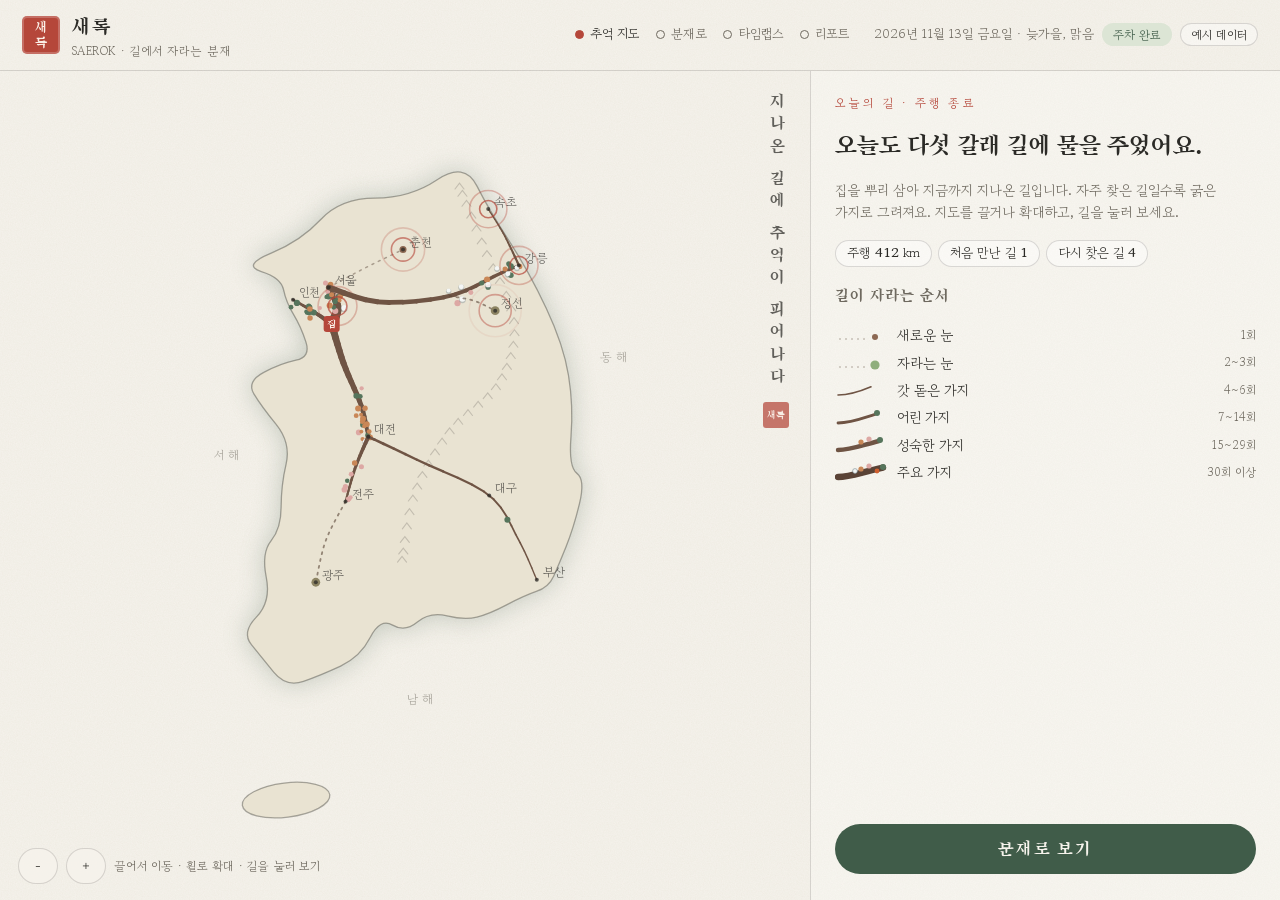
<file: prototype/새록 분재 데모.html>
<!DOCTYPE html>
<html lang="ko">
<head>
<meta charset="utf-8">
<meta name="viewport" content="width=device-width, initial-scale=1">
<title>새록 분재 데모</title>
<link rel="preconnect" href="https://fonts.googleapis.com">
<link rel="preconnect" href="https://fonts.gstatic.com" crossorigin>
<link href="https://fonts.googleapis.com/css2?family=Gowun+Batang:wght@400;700&family=Song+Myung&display=swap" rel="stylesheet">
<style>
:root{
  /* 한 폭의 수묵 분재도: 왼쪽은 그림(분재), 오른쪽은 화첩의 글(리포트). 한지 위 먹과 낙관. */
  --paper:#F6F3EC; --paper-deep:#ECE6D8; --ink:#2B2A26; --ink-soft:#6E695F; --line:rgba(43,42,38,.16);
  --forest:#405C49; --sage:#DCE5D5; --wood:#A57C62; --blossom:#DDA8A4; --autumn:#C98757; --snow:#F4F6F5; --seal:#B5473A;
  --display:"Song Myung","Gowun Batang","Nanum Myeongjo","Apple SD Gothic Neo",serif;
  --body:"Gowun Batang","Nanum Myeongjo","Apple SD Gothic Neo","Malgun Gothic",serif;
  color-scheme:light;
}
*{box-sizing:border-box;margin:0}
html,body{height:100%}
body{word-break:keep-all;background:var(--paper);color:var(--ink);font-family:var(--body);font-size:15px;line-height:1.6;
  background-image:url("data:image/svg+xml,%3Csvg xmlns='http://www.w3.org/2000/svg' width='220' height='220'%3E%3Cfilter id='n'%3E%3CfeTurbulence type='fractalNoise' baseFrequency='.85' numOctaves='3' seed='4'/%3E%3CfeColorMatrix values='0 0 0 0 .35 0 0 0 0 .3 0 0 0 0 .22 0 0 0 .09 0'/%3E%3C/filter%3E%3Crect width='220' height='220' filter='url(%23n)'/%3E%3C/svg%3E");}
button{font:inherit;color:inherit;cursor:pointer;border:0;background:none}
button:focus-visible,input:focus-visible{outline:2px solid var(--forest);outline-offset:2px}
.app{height:100%;display:flex;flex-direction:column;min-height:0}

/* 상단 */
.bar{display:flex;align-items:center;gap:20px;padding:10px 22px;border-bottom:1px solid var(--line);flex-wrap:wrap}
.brand{display:flex;align-items:center;gap:12px}
.seal{display:grid;place-items:center;width:38px;height:38px;background:var(--seal);color:#fbeee6;font-family:var(--display);font-size:14px;line-height:1.05;border-radius:5px;text-align:center;box-shadow:inset 0 0 0 2px rgba(255,255,255,.22)}
.brand b{font-family:var(--display);font-weight:400;font-size:21px;letter-spacing:.08em}
.brand small{display:block;color:var(--ink-soft);font-size:12px;letter-spacing:.04em;margin-top:-3px}
.steps{display:flex;gap:6px;list-style:none;padding:0;margin-left:auto;font-size:13px;color:var(--ink-soft)}
.steps li{display:flex;align-items:center;gap:6px;padding:2px 4px}
.steps li::before{content:"";width:7px;height:7px;border-radius:50%;border:1px solid var(--ink-soft)}
.steps li+li{margin-left:2px}
.steps li.on{color:var(--ink)}
.steps li.on::before{background:var(--seal);border-color:var(--seal)}
.steps li.done::before{background:var(--ink-soft)}
.status{display:flex;align-items:center;gap:8px;font-size:13px;color:var(--ink-soft);flex-wrap:wrap}
.pill{border:1px solid var(--line);border-radius:999px;padding:1px 10px;font-size:12px;color:var(--ink);background:rgba(255,255,255,.4)}
.pill.park{border-color:transparent;background:var(--sage);color:var(--forest)}

/* 본문: 좌 그림 / 우 글 */
main{flex:1;display:flex;min-height:0}
.stage{position:relative;flex:1.72;min-width:0;min-height:0;overflow:hidden}
canvas{position:absolute;inset:0;width:100%;height:100%;touch-action:none;cursor:grab}
canvas.drag{cursor:grabbing}
.inscription{position:absolute;top:22px;right:20px;writing-mode:vertical-rl;font-family:var(--display);font-size:17px;letter-spacing:.32em;color:var(--ink);opacity:.72;pointer-events:none}
.inscription::after{content:"새록";display:inline-grid;place-items:center;writing-mode:horizontal-tb;width:26px;height:26px;margin-top:12px;background:var(--seal);color:#fbeee6;font-size:10px;letter-spacing:0;border-radius:3px;line-height:1}
.tools{position:absolute;left:18px;bottom:16px;display:flex;align-items:center;gap:8px;flex-wrap:wrap;max-width:calc(100% - 36px)}
.tool{height:36px;min-width:36px;padding:0 13px;border-radius:999px;border:1px solid var(--line);background:rgba(246,243,236,.86);font-size:13px}
.tool:hover{border-color:var(--ink-soft)}
.tool[aria-pressed="true"]{background:var(--forest);color:var(--paper);border-color:var(--forest)}
.seg{display:flex;border:1px solid var(--line);border-radius:999px;overflow:hidden;background:rgba(246,243,236,.86)}
.seg button{height:34px;padding:0 13px;font-size:13px}
.seg button[aria-pressed="true"]{background:var(--ink);color:var(--paper)}
.hint{font-size:12px;color:var(--ink-soft)}
.app:not([data-mode="report"]) .only-report{display:none}
.app[data-mode="morph"] .tools,.app[data-mode="lapse"] .tools{display:none}
.toast{position:absolute;left:50%;top:18px;transform:translateX(-50%);max-width:min(520px,calc(100% - 120px));padding:9px 18px;border-radius:999px;background:var(--ink);color:var(--paper);font-size:14px;text-align:center;opacity:0;transition:opacity .4s;pointer-events:none}
.toast.show{opacity:.92}
.caption{position:absolute;left:0;right:0;bottom:26px;text-align:center;padding:0 60px;pointer-events:none;display:none}
.app[data-mode="lapse"] .caption,.app[data-mode="morph"] .caption{display:block}
.caption p{display:inline-block;font-family:var(--display);font-size:clamp(17px,2.1vw,24px);background:linear-gradient(transparent 58%,rgba(220,229,213,.9) 58%);padding:0 8px;text-wrap:balance}

.panel{flex:1;min-width:300px;max-width:470px;border-left:1px solid var(--line);padding:22px 24px 26px;overflow-y:auto;display:flex;flex-direction:column;gap:16px;background:rgba(255,255,255,.22)}
.eyebrow{font-size:12px;letter-spacing:.2em;color:var(--seal)}
h1{font-family:var(--display);font-weight:400;font-size:25px;line-height:1.4;text-wrap:balance}
h2{font-family:var(--display);font-weight:400;font-size:16px;color:var(--ink-soft);letter-spacing:.06em}
.lede{color:var(--ink-soft);font-size:14px}
.chips{display:flex;flex-wrap:wrap;gap:6px}
.chip{border:1px solid var(--line);border-radius:999px;padding:2px 11px;font-size:13px;font-variant-numeric:tabular-nums;background:rgba(255,255,255,.45)}
.chip b{font-weight:700}
.legend{list-style:none;padding:0;display:grid;gap:5px}
.legend li{display:grid;grid-template-columns:52px 1fr auto;align-items:center;gap:10px;font-size:14px}
.legend small{color:var(--ink-soft);font-variant-numeric:tabular-nums}
.btn{display:flex;align-items:center;justify-content:center;gap:8px;height:50px;border-radius:999px;background:var(--forest);color:var(--paper);font-family:var(--display);font-size:18px;letter-spacing:.1em;width:100%}
.btn:hover{background:#34503e}
.btn.line{background:none;color:var(--ink);border:1px solid var(--line);height:42px;font-size:15px;letter-spacing:.04em}
.btn.line:hover{border-color:var(--ink-soft);background:rgba(255,255,255,.5)}
.btn.warn{border-color:rgba(181,71,58,.5);color:var(--seal)}
.btn[disabled]{opacity:.45;cursor:not-allowed}
.row{display:flex;gap:8px}
.cards{display:grid;gap:8px}
.card{display:grid;grid-template-columns:14px 1fr;gap:12px;align-items:start;text-align:left;width:100%;padding:12px 14px;border:1px solid var(--line);border-radius:14px;background:rgba(255,255,255,.5)}
button.card:hover{border-color:var(--ink-soft)}
.card i{width:11px;height:11px;border-radius:50%;margin-top:7px;background:var(--c,var(--wood))}
.card small{display:block;color:var(--ink-soft);font-size:12px}
.score{display:grid;gap:6px}
.score .barline{height:6px;border-radius:3px;background:var(--paper-deep);overflow:hidden;display:flex}
.score .barline span{background:var(--forest)}
.score .barline em{background:var(--seal)}
.score p{font-size:14px;font-variant-numeric:tabular-nums}
.spacer{flex:1}
/* 타임랩스 패널 */
.when{font-family:var(--display);font-size:38px;line-height:1.1;font-variant-numeric:tabular-nums}
.when small{font-size:17px;color:var(--ink-soft);margin-left:8px}
.prog{height:2px;background:var(--line);position:relative;margin:6px 0}
.prog span{position:absolute;left:0;top:0;bottom:0;background:var(--ink)}
.prog i{position:absolute;top:-4px;width:10px;height:10px;border-radius:50%;background:var(--seal);margin-left:-5px}
.log{list-style:none;padding:0;display:grid;gap:6px;font-size:14px;min-height:150px;align-content:start}
.log li{padding-left:14px;position:relative;color:var(--ink-soft)}
.log li::before{content:"";position:absolute;left:0;top:.72em;width:6px;height:6px;border-radius:50%;background:var(--wood)}
.log li:first-child{color:var(--ink)}
/* 가지 상세 */
dl{display:grid;grid-template-columns:auto 1fr;gap:4px 16px;font-size:14px}
dt{color:var(--ink-soft)}
dd{font-variant-numeric:tabular-nums}
.memo{font-family:var(--display);font-size:17px;line-height:1.55;padding:12px 14px;border-left:3px solid var(--blossom);background:rgba(221,168,164,.13);border-radius:0 12px 12px 0}
.prune{display:grid;gap:10px;padding:14px;border:1px solid var(--line);border-radius:14px;background:rgba(255,255,255,.45)}
.prune label{display:flex;justify-content:space-between;font-size:14px}
input[type=range]{width:100%;accent-color:var(--forest)}
.note{font-size:12px;color:var(--ink-soft)}
.back{align-self:flex-start;font-size:13px;color:var(--ink-soft);border-bottom:1px solid var(--line)}

@media (max-width:820px){
  main{flex-direction:column}
  .stage{flex:none;height:56%}
  .panel{max-width:none;border-left:0;border-top:1px solid var(--line);padding:18px 16px 22px}
  .steps{display:none}
  .status{margin-left:auto}
  .inscription{font-size:14px;top:12px;right:10px}
  .hint{display:none}
}
@media (prefers-reduced-motion:reduce){.toast{transition:none}}
</style>
</head>
<body>
<div class="app" id="app" data-mode="map">
  <header class="bar">
    <div class="brand"><span class="seal">새<br>록</span><div><b>새록</b><small>SAEROK · 길에서 자라는 분재</small></div></div>
    <ol class="steps" id="steps"><li data-s="map">추억 지도</li><li data-s="morph">분재로</li><li data-s="lapse">타임랩스</li><li data-s="report">리포트</li></ol>
    <div class="status"><span>2026년 11월 13일 금요일 · 늦가을, 맑음</span><span class="pill park">주차 완료</span><span class="pill">예시 데이터</span></div>
  </header>
  <main>
    <section class="stage" id="stage" aria-label="분재와 추억 지도">
      <canvas id="cv"></canvas>
      <p class="inscription">지나온 길에 추억이 피어나다</p>
      <div class="caption"><p id="caption"></p></div>
      <div class="toast" id="toast" role="status"></div>
      <div class="tools">
        <button class="tool" data-act="zoom-out" aria-label="축소">－</button>
        <button class="tool" data-act="zoom-in" aria-label="확대">＋</button>
        <button class="tool only-report" data-act="marks" id="btnMarks" aria-pressed="true">오늘 자란 곳</button>
        <div class="seg only-report" role="group" aria-label="어제와 오늘 비교">
          <button data-act="day-prev" id="btnPrev" aria-pressed="false">어제</button>
          <button data-act="day-now" id="btnNow" aria-pressed="true">오늘</button>
        </div>
        <span class="hint" id="hint"></span>
      </div>
    </section>
    <aside class="panel" id="panel"></aside>
  </main>
</div>

<script>
(()=>{'use strict';
/* ───────── 기본 도구 ───────── */
const clamp=(x,a=0,b=1)=>Math.max(a,Math.min(b,x)), lerp=(a,b,t)=>a+(b-a)*t;
const ease=t=>t<.5?2*t*t:1-Math.pow(-2*t+2,2)/2;
function rng(seed){return()=>{seed|=0;seed=seed+0x6D2B79F5|0;let t=Math.imul(seed^seed>>>15,1|seed);t=t+Math.imul(t^t>>>7,61|t)^t;return((t^t>>>14)>>>0)/4294967296}}
function pw(v,T){if(v<=T[0][0])return T[0][1];for(let i=1;i<T.length;i++)if(v<=T[i][0]){const a=T[i-1],b=T[i];return lerp(a[1],b[1],(v-a[0])/(b[0]-a[0]))}return T[T.length-1][1]}
function cr(P,s){const n=P.length-1,x=clamp(s*n,0,n-1e-6),i=Math.floor(x),u=x-i,p0=P[Math.max(0,i-1)],p1=P[i],p2=P[i+1],p3=P[Math.min(n,i+2)];
  return p1.map((_,k)=>.5*(2*p1[k]+(-p0[k]+p2[k])*u+(2*p0[k]-5*p1[k]+4*p2[k]-p3[k])*u*u+(-p0[k]+3*p1[k]-3*p2[k]+p3[k])*u*u*u))}
function at(pts,f){const x=clamp(f)*(pts.length-1),i=Math.min(pts.length-2,Math.floor(x)),u=x-i,a=pts[i],b=pts[i+1];return{x:lerp(a.x,b.x,u),y:lerp(a.y,b.y,u),z:lerp(a.z,b.z,u),w:lerp(a.w,b.w,u)}}
const $=s=>document.querySelector(s);
const REDUCED=matchMedia('(prefers-reduced-motion: reduce)').matches;

/* ───────── 데이터: 집과 길 (예시) ───────── */
const DAY=864e5, TODAY=+new Date('2026-11-13');
const SN={sp:'봄',su:'여름',au:'가을',wi:'겨울'};
const STAGE=['','새로운 눈','자라는 눈','갓 돋은 가지','어린 가지','성숙한 가지','주요 가지'];
const stageOf=v=>v<1?0:v<2?1:v<4?2:v<7?3:v<15?4:v<30?5:6;
// 길: way=[경도,위도], at=부모 가지 위 위치, el=올림각, len=가지 길이
const ROUTES=[
 {id:'r1',name:'출근길',desc:'집 → 서울',parent:null,way:[[127.01,37.27],[127.07,37.41],[126.98,37.57]],first:'2024-03-02',fs:'sp',q:{sp:53,su:52,au:55,sn:9,dr:42},memo:'매일의 출근이 이 분재의 줄기가 되었어요.'},
 {id:'r2',name:'부모님 댁 가는 길',desc:'집 → 대전',parent:'r1',at:.30,el:.2,len:1.5,droop:.26,way:[[127.01,37.27],[127.13,36.95],[127.31,36.6],[127.38,36.35]],first:'2024-03-16',fs:'sp',q:{sp:4,su:6,au:19,sn:2,dr:6},memo:'추석 무렵이면 이 가지가 부쩍 자라요.'},
 {id:'r5',name:'단골 카페 길',desc:'집 → 인천',parent:'r1',at:.50,el:.32,len:.95,droop:.2,way:[[127.01,37.27],[126.85,37.36],[126.62,37.47]],first:'2024-06-08',fs:'su',q:{sp:1,su:8,au:2},memo:'여름 저녁마다 들르던 길이에요.'},
 {id:'r8',name:'춘천 호수길',desc:'서울 → 춘천',parent:'r1',at:.70,el:.45,len:.8,droop:.15,way:[[126.98,37.57],[127.35,37.73],[127.73,37.88]],first:null,memo:'오늘 처음 만난 길이에요. 세 번 더 찾으면 가지가 돋아나요.'},
 {id:'r3',name:'주말 바다 길',desc:'서울 → 강릉',parent:'r1',at:.86,el:.38,len:1.3,droop:.3,way:[[126.98,37.57],[127.5,37.45],[128.2,37.5],[128.7,37.68],[128.9,37.75]],first:'2024-07-20',fs:'su',q:{sp:2,su:4,au:2,sn:7,dr:1},memo:'눈 오는 날 일곱 번, 이 길 끝에는 늘 겨울 바다가 있었어요.'},
 {id:'r4',name:'벚꽃 드라이브',desc:'대전 → 전주',parent:'r2',at:.55,el:.55,len:.8,droop:.2,way:[[127.38,36.35],[127.25,36.1],[127.15,35.82]],first:'2025-04-05',fs:'sp',q:{sp:6,su:1,au:1},memo:'봄마다 찾은 길이라 꽃이 가장 먼저 피어요.'},
 {id:'r6',name:'부산 여행길',desc:'대전 → 부산',parent:'r2',at:.82,el:.12,len:.9,droop:.15,way:[[127.38,36.35],[127.9,36.15],[128.6,35.87],[128.9,35.5],[129.08,35.18]],first:'2025-08-02',fs:'su',q:{su:2,au:1,dr:1},memo:'첫 여행의 기억이 어린 가지로 남았어요.'},
 {id:'r9',name:'광주 가는 길',desc:'전주 → 광주',parent:'r4',at:.8,el:.35,len:.5,droop:.1,way:[[127.15,35.82],[126.95,35.5],[126.85,35.16]],first:'2026-04-11',fs:'sp',q:{sp:1},memo:'두 번의 봄이 담긴 작은 눈이에요.'},
 {id:'r7',name:'속초 가는 길',desc:'강릉 → 속초',parent:'r3',at:.85,el:.75,len:.62,droop:.1,way:[[128.9,37.75],[128.75,38.0],[128.59,38.21]],first:'2025-01-18',fs:'sn',q:{su:1,sn:1},memo:'처음 눈이 내리던 날에도 이 길을 지나갔어요.'},
 {id:'r10',name:'정선 고갯길',desc:'평창 → 정선',parent:'r3',at:.5,el:.18,len:.55,droop:.1,way:[[128.2,37.5],[128.45,37.46],[128.66,37.38]],first:'2024-11-09',fs:'au',q:{},memo:'2년 만에 이 길에 다시 물을 주셨네요.'},
];
const IDX={};ROUTES.forEach((r,i)=>IDX[r.id]=i);
const N=22;
ROUTES.forEach((r,i)=>{
  r.pi=r.parent?IDX[r.parent]:-1; r.lv=r.pi<0?0:ROUTES[r.pi].pi<0?1:2;
  const a=r.way[0],b=r.way[r.way.length-1]; r.az=Math.atan2(-(b[1]-a[1]),(b[0]-a[0])*.81); r.ph=i*1.7;
  r.mp=[];for(let k=0;k<N;k++)r.mp.push(cr(r.way,k/(N-1)));
  // 잔가지와 장식 자리 (고정 시드 → 언제 봐도 같은 나무)
  const rnd=rng(31+i*13), nt=r.lv===0?15:r.lv===1?9:6; r.tw=[];
  for(let k=0;k<nt;k++)r.tw.push({s:r.lv===0?.5+.5*rnd():.3+.7*rnd(),az:r.lv===0?rnd()*6.283:r.az+(rnd()-.5)*2.6,el:.1+.75*rnd(),len:.15+.2*rnd(),minV:r.lv===0?7+rnd()*rnd()*42:7+rnd()*16});
  r.tw.sort((x,y)=>x.minV-y.minV);
  const g=()=>(rnd()+rnd()+rnd()-1.5)*.9, pool=n=>Array.from({length:n},()=>({h:rnd()<.8?Math.floor(rnd()*nt):-1,u:.35+.65*rnd(),o:[g()*.11,Math.abs(g())*.07+.02,g()*.11],hue:rnd(),sz:.8+.5*rnd()}));
  r.an={sp:pool(22),su:pool(30),au:pool(24),sn:pool(18),fr:Array.from({length:6},(_,k)=>({h:(k*2+1)%nt,u:1,o:[g()*.03,-.05,g()*.03],hue:rnd(),sz:1}))};
});

/* ───────── 성장 이벤트: 방문 기록을 시간순으로 ───────── */
const seasonOf=t=>{const m=new Date(t).getMonth();return m>=2&&m<=4?'sp':m>=5&&m<=7?'su':m>=8&&m<=10?'au':'wi'};
let EV=[];
ROUTES.forEach((r,ri)=>{ if(!r.first)return; const rnd=rng(100+ri*7),f=+new Date(r.first),span=Math.floor((TODAY-DAY-f)/DAY);
  EV.push({t:f,r:ri,s:r.fs});
  for(const s in r.q)for(let i=0;i<r.q[s];i++){let t,n=0;do{t=f+DAY*(1+Math.floor(rnd()*span));n++}while(seasonOf(t)!==(s==='sn'||s==='dr'?'wi':s)&&n<4000);EV.push({t,r:ri,s})}
});
EV.sort((a,b)=>a.t-b.t);
const PRE=EV.length, T0=EV[0].t, T1=TODAY-DAY;
const TODAY_SEQ=[
 {id:'r8',msg:'새로운 길에서 작은 눈이 돋아났어요.',c:'#8fae7c'},
 {id:'r10',msg:'2년 만에 다시 물을 주셨네요. 잠들어 있던 작은 눈이 다시 자랐어요.',c:'#DDA8A4'},
 {id:'r7',msg:'꾸준히 찾아주신 덕분에 새로운 가지가 태어났어요.',c:'#A57C62'},
 {id:'r1',msg:'매일 지나던 길에 물을 주어 줄기가 조금 더 튼튼해졌어요.',c:'#405C49'},
 {id:'r3',msg:'오늘 처음으로 이 가지에 열매가 맺혔어요.',c:'#C98757'},
];
TODAY_SEQ.forEach(e=>{e.ri=IDX[e.id];EV.push({t:TODAY,r:e.ri,s:'au'})});
const NT=TODAY_SEQ.length, TODAY_SET=new Set(TODAY_SEQ.map(e=>e.ri));
const CUT=ROUTES.map(()=>0), PRUNE=ROUTES.map(()=>({thick:1}));
// view={limit:날짜 상한, today:오늘 이벤트 수, demo:데모 주행 포함}
function tally(view,visual=true){const out=ROUTES.map(()=>({v:0,sp:0,su:0,au:0,sn:0,dr:0}));
  for(let i=0;i<EV.length;i++){const e=EV[i];
    if(i<PRE){if(e.t>view.limit)continue}else if(i<PRE+NT){if(i-PRE>=view.today)continue}else if(!view.demo)continue;
    if(visual&&i<CUT[e.r])continue; const o=out[e.r];o.v++;o[e.s]++}
  return out}
const score=tl=>tl.reduce((a,d)=>a+40*Math.log(1+d.v),0);
const VIEW_NOW={limit:Infinity,today:NT,demo:true}, VIEW_PREV={limit:Infinity,today:0,demo:false};

/* ───────── 상태 ───────── */
let mode='map', sel=null, showMarks=true, dayPrev=false, userMoved=false;
let lapU=1, kToday=NT, rate=.1, activeToday=-1;
let disp=tally(VIEW_NOW);
const BASE={yaw:-.18,pitch:.2,zoom:1,tx:0,ty:.8,tz:0};
const cam={...BASE}, goal={...BASE}, mcam={zoom:1,px:0,py:0};
const cv=$('#cv'),ctx=cv.getContext('2d');let W=10,H=10,DPR=1,S0=100,CX=0,CY=0,time=0;
function resize(){const r=$('#stage').getBoundingClientRect();W=Math.max(50,r.width);H=Math.max(50,r.height);DPR=Math.min(2,devicePixelRatio||1);cv.width=W*DPR;cv.height=H*DPR;S0=Math.min(H*.295,W*.25);CX=W*.5;CY=H*.57}
new ResizeObserver(resize).observe($('#stage'));resize();

/* ───────── 분재 형상: 방문 횟수 → 눈·가지·잔가지 ───────── */
const TRUNK=[[0,0,0],[.24,.42,.06],[-.14,.86,-.08],[.1,1.3,.1],[-.04,1.72,0],[-.14,2.05,-.05]];
const TG=[[0,.26],[10,.42],[40,.66],[100,.85],[212,1]], TW=[[0,.16],[10,.3],[40,.55],[100,.8],[212,1],[400,1.12]];
const BG=[[3.5,0],[4,.2],[7,.42],[15,.68],[30,.86],[100,.97],[220,1]], BW=[[3.5,.1],[7,.26],[15,.45],[30,.65],[100,.88],[220,1]];
const BUD=[[0,0],[1,.03],[3.5,.058],[4.8,.03]];
function build(){
  let tot=0;disp.forEach(d=>tot+=d.v); const G=.5+.5*Math.min(1,Math.sqrt(tot/280)), out=[];
  ROUTES.forEach((r,ri)=>{const d=disp[ri],b={ri,pts:null,bud:null,tw:[],mark:null,G};out.push(b);let pts=null;
    if(r.pi<0){const g=pw(d.v,TG),wv=pw(d.v,TW)*PRUNE[ri].thick;pts=[];
      for(let i=0;i<N;i++){const f=i/(N-1),s=g*f,p=cr(TRUNK,s);pts.push({x:p[0]*G,y:p[1]*G,z:p[2]*G,w:.15*G*wv*(Math.pow(1-.82*f,.9)+.8*Math.exp(-s*18))+.004})}
      b.mark=pts[Math.floor(N*.45)];
    }else{const pb=out[r.pi];if(!pb.pts||d.v<.03)return;
      const a=at(pb.pts,r.at),ca=Math.cos(r.az),sa=Math.sin(r.az);
      if(d.v<4.8){const br=G*pw(d.v,BUD),o=a.w*.45+br*.6;b.bud={x:a.x+ca*o,y:a.y+o*.4,z:a.z+sa*o,r:br,k:clamp((d.v-1)/2.5)};b.mark=b.bud}
      const g=pw(d.v,BG);
      if(g>0){const wv=pw(d.v,BW)*PRUNE[ri].thick,W0=(r.lv===1?.08:.052)*G,L=r.len*G,ce=Math.cos(r.el),se=Math.sin(r.el);pts=[];
        for(let i=0;i<N;i++){const f=i/(N-1),s=g*f,h=L*s*ce,y=L*(se*s-r.droop*s*s),wg=L*.08*Math.sin(s*4.4+r.ph)*s;
          pts.push({x:a.x+ca*h-sa*wg,y:a.y+y,z:a.z+sa*h+ca*wg,w:W0*wv*Math.pow(1-.84*f,.9)+.004})}
        b.mark=pts[N-1]}
    }
    b.pts=pts;if(!pts)return;
    r.tw.forEach(t=>{const k=clamp((d.v-t.minV)/5);if(k<=0){b.tw.push(null);return}
      const a=at(pts,t.s),l=t.len*G*k,c=Math.cos(t.az),s=Math.sin(t.az),ce=Math.cos(t.el),se=Math.sin(t.el),tp=[],w0=Math.min(.02*G,a.w*.45);
      for(let j=0;j<5;j++){const u=j/4;tp.push({x:a.x+c*l*u*ce,y:a.y+l*(se*u+.25*u*u),z:a.z+s*l*u*ce,w:Math.max(.004,w0*(1-.8*u))})}
      b.tw.push({pts:tp,k})});
  });
  return out}
function proj(p){const x=p.x-cam.tx,y=p.y-cam.ty,z=p.z-cam.tz,c=Math.cos(cam.yaw),s=Math.sin(cam.yaw),x1=x*c+z*s,z1=-x*s+z*c,cp=Math.cos(cam.pitch),sp=Math.sin(cam.pitch),y2=y*cp-z1*sp,z2=y*sp+z1*cp,f=8/(8-z2)*S0*cam.zoom;return{x:CX+x1*f,y:CY-y2*f,z:z2,f}}
function anchorPos(b,a){let p;if(a.h<0)p=at(b.pts,.4+.6*a.u);else{const t=b.tw[a.h];if(!t||t.k<.3)return null;p=at(t.pts,a.u)}return{x:p.x+a.o[0]*b.G,y:p.y+a.o[1]*b.G,z:p.z+a.o[2]*b.G}}
function decorCounts(d){const v=Math.max(d.v,.001),B=clamp((d.v-4.5)/5)*Math.min(40,8+d.v*1.2);return{sp:B*d.sp/v,su:B*d.su/v,au:B*d.au/v,sn:B*d.sn/v}}

/* ───────── 그리기: 분재 ───────── */
let LAST=[];
const woodCol=(z,thin)=>{const k=clamp(.38+.62*clamp((z+1.7)/3.4)-(thin?.12:0));return`rgb(${Math.round(lerp(168,60,k))},${Math.round(lerp(150,46,k))},${Math.round(lerp(132,38,k))})`};
const LEAF=['#405C49','#56755c','#7d9a78'],AUT=['#C98757','#b5553a','#d2a04a'];
function drawBackdrop(a){
  const g=ctx.createRadialGradient(CX+W*.08,CY-H*.2,10,CX+W*.08,CY-H*.2,Math.min(W,H)*.46);
  g.addColorStop(0,`rgba(220,229,213,${.7*a})`);g.addColorStop(.82,`rgba(220,229,213,${.45*a})`);g.addColorStop(1,'rgba(220,229,213,0)');
  ctx.fillStyle=g;ctx.fillRect(0,0,W,H)}
function drawPot(){
  const c=proj({x:0,y:0,z:0}),bt=proj({x:0,y:-.34,z:0}),sp=Math.sin(cam.pitch),rx=1.05*c.f,ry=rx*sp,rb=.84*bt.f,rby=rb*sp;
  let g=ctx.createRadialGradient(bt.x,bt.y+rby*.6,rb*.2,bt.x,bt.y+rby*.6,rb*1.7);g.addColorStop(0,'rgba(43,42,38,.22)');g.addColorStop(1,'rgba(43,42,38,0)');
  ctx.fillStyle=g;ctx.beginPath();ctx.ellipse(bt.x,bt.y+rby*.7,rb*1.7,rby*1.5+6,0,0,6.3);ctx.fill();
  ctx.fillStyle='#3d4a41';[-.62,.62].forEach(k=>{ctx.beginPath();ctx.roundRect(bt.x+rb*k-rb*.09,bt.y+rby*Math.sqrt(1-k*k)-2,rb*.18,rb*.08+3,3);ctx.fill()});
  g=ctx.createLinearGradient(c.x-rx,0,c.x+rx,0);g.addColorStop(0,'#3f5548');g.addColorStop(.35,'#6d8676');g.addColorStop(.55,'#59715f');g.addColorStop(1,'#34463b');
  ctx.fillStyle=g;ctx.beginPath();ctx.ellipse(c.x,c.y,rx,ry,0,Math.PI,0,true);ctx.lineTo(bt.x+rb,bt.y);ctx.ellipse(bt.x,bt.y,rb,rby,0,0,Math.PI,false);ctx.closePath();ctx.fill();
  ctx.fillStyle='#7c9584';ctx.beginPath();ctx.ellipse(c.x,c.y,rx,ry,0,0,6.3);ctx.fill();
  ctx.fillStyle='#5b4a3d';ctx.beginPath();ctx.ellipse(c.x,c.y,rx*.92,ry*.9,0,0,6.3);ctx.fill();
  MOSS.forEach(m=>{const p=proj({x:m.x,y:.005,z:m.z});ctx.fillStyle=m.c;ctx.beginPath();ctx.ellipse(p.x,p.y,m.r*p.f,m.r*p.f*sp+.5,0,0,6.3);ctx.fill()});
  const h=proj({x:.5,y:.02,z:.34}),s=Math.max(11,.105*h.f);
  ctx.fillStyle='#B5473A';ctx.beginPath();ctx.roundRect(h.x-s/2,h.y-s,s,s,s*.18);ctx.fill();
  ctx.fillStyle='#fbeee6';ctx.font=`${s*.64}px "Song Myung","Gowun Batang",serif`;ctx.textAlign='center';ctx.textBaseline='middle';ctx.fillText('집',h.x,h.y-s*.46)}
const MOSS=(()=>{const r=rng(9),a=[];for(let i=0;i<22;i++){const t=r()*6.283,d=Math.sqrt(r())*.82;a.push({x:Math.cos(t)*d,z:Math.sin(t)*d,r:.06+r()*.13,c:['rgba(64,92,73,.75)','rgba(125,154,120,.7)','rgba(98,128,98,.7)'][i%3]})}a.push({x:0,z:0,r:.3,c:'rgba(74,104,80,.85)'});return a})();
function drawTree(alpha){
  const bs=build(),items=[];LAST=bs;
  const segs=(pts,ri,thin,P)=>{for(let i=0;i<pts.length-1;i++){const a=P[i],b=P[i+1];items.push({k:0,z:(a.z+b.z)/2,a,b,w:(pts[i].w*a.f+pts[i+1].w*b.f)/2,thin,ri,i})}};
  bs.forEach(b=>{const r=ROUTES[b.ri],d=disp[b.ri];
    if(b.bud){const p=proj(b.bud);b.bud.P=p;items.push({k:2,z:p.z+.02,p,r:b.bud.r*p.f,kk:b.bud.k})}
    if(!b.pts)return; b.P=b.pts.map(proj);segs(b.pts,b.ri,false,b.P);
    // 마른 붓 자국 (굵은 줄기에만)
    for(let i=1;i<N-1;i+=2){const a=b.P[i],c=b.P[i+1],w=b.pts[i].w*a.f;if(w>7)items.push({k:3,z:(a.z+c.z)/2+.005,a,b:c,w,o:((i*7)%5-2)*.14})}
    const snow=clamp(d.sn/6)*clamp(d.sn/Math.max(d.v,1)*4);
    if(snow>.02&&r.pi>=0)for(let i=3;i<N-1;i++){const a=b.P[i],c=b.P[i+1];items.push({k:4,z:(a.z+c.z)/2+.01,a,b:c,w:(b.pts[i].w*a.f)*(.35+.4*snow),a2:snow})}
    b.tw.forEach(t=>{if(t)segs(t.pts,b.ri,true,t.pts.map(proj))});
    const n=decorCounts(d);
    for(const ty of ['su','au','sp','sn']){const pool=r.an[ty];for(let i=0;i<pool.length;i++){const sc=clamp(n[ty]-i);if(sc<=0)break;const w=anchorPos(b,pool[i]);if(!w)continue;const p=proj(w);items.push({k:5,ty,z:p.z,p,sc,a:pool[i]})}}
    if(d.v>14.5)r.an.fr.forEach((a,i)=>{const sc=clamp(d.au-3*(i+1)+1);if(sc<=0)return;const w=anchorPos(b,a);if(!w)return;const p=proj(w);items.push({k:5,ty:'fr',z:p.z+.01,p,sc,a})});
    if(d.v>=30&&b.mark){const t=time*.5+b.ri*2,w={x:b.mark.x+Math.cos(t)*.2*b.G,y:b.mark.y+.2*b.G+Math.sin(t*1.7)*.05,z:b.mark.z+Math.sin(t*1.2)*.2*b.G},p=proj(w);items.push({k:6,z:p.z,p})}
  });
  items.sort((a,b)=>a.z-b.z);
  ctx.globalAlpha=alpha;ctx.lineCap='round';
  for(const it of items){
    if(it.k===0){ctx.strokeStyle=woodCol(it.z,it.thin);ctx.lineWidth=Math.max(.8,it.w);ctx.beginPath();ctx.moveTo(it.a.x,it.a.y);ctx.lineTo(it.b.x,it.b.y);ctx.stroke()}
    else if(it.k===3){const dx=it.b.y-it.a.y,dy=-(it.b.x-it.a.x),l=Math.hypot(dx,dy)||1,ox=dx/l*it.w*it.o,oy=dy/l*it.w*it.o;ctx.strokeStyle='rgba(246,243,236,.16)';ctx.lineWidth=Math.max(1,it.w*.09);ctx.beginPath();ctx.moveTo(it.a.x+ox,it.a.y+oy);ctx.lineTo(it.b.x+ox,it.b.y+oy);ctx.stroke()}
    else if(it.k===4){const o=it.w*.55;ctx.strokeStyle='rgba(120,138,146,.35)';ctx.lineWidth=it.w+1.4;ctx.beginPath();ctx.moveTo(it.a.x,it.a.y-o);ctx.lineTo(it.b.x,it.b.y-o);ctx.stroke();ctx.strokeStyle='#F4F6F5';ctx.lineWidth=it.w;ctx.stroke()}
    else if(it.k===2){const k=it.kk;ctx.fillStyle=`rgb(${Math.round(lerp(140,143,k))},${Math.round(lerp(104,174,k))},${Math.round(lerp(82,124,k))})`;ctx.beginPath();ctx.ellipse(it.p.x,it.p.y,Math.max(2.2,it.r*.8),Math.max(2.8,it.r*1.1),0,0,6.3);ctx.fill();ctx.strokeStyle='rgba(43,42,38,.45)';ctx.lineWidth=.8;ctx.stroke()}
    else if(it.k===5)sprite(it);
    else if(it.k===6){const fl=Math.abs(Math.sin(time*7)),s=it.p.f*.045;ctx.fillStyle='rgba(241,227,184,.95)';ctx.strokeStyle='rgba(43,42,38,.5)';ctx.lineWidth=.7;[-1,1].forEach(k=>{ctx.beginPath();ctx.ellipse(it.p.x+k*s*.5*fl,it.p.y,Math.max(.6,s*.55*fl),s*.7,k*.4,0,6.3);ctx.fill();ctx.stroke()})}
  }
  ctx.globalAlpha=1}
function sprite(it){const p=it.p,a=it.a,sw=REDUCED?0:Math.sin(time*.9+a.hue*20)*.7,x=p.x+sw,y=p.y,u=p.f*a.sz*it.sc;
  if(it.ty==='su'){ctx.fillStyle=LEAF[Math.floor(a.hue*3)];ctx.globalAlpha*=.82;ctx.beginPath();ctx.arc(x,y,u*.047,0,6.3);ctx.fill();ctx.globalAlpha/=.82;ctx.fillStyle='rgba(43,60,48,.35)';ctx.beginPath();ctx.arc(x+u*.012,y+u*.015,u*.02,0,6.3);ctx.fill()}
  else if(it.ty==='au'){ctx.fillStyle=AUT[Math.floor(a.hue*3)];ctx.globalAlpha*=.88;ctx.beginPath();ctx.arc(x,y,u*.04,0,6.3);ctx.fill();ctx.globalAlpha/=.88}
  else if(it.ty==='sp'){const r=u*.019;ctx.fillStyle=a.hue>.5?'#DDA8A4':'#e9c3bf';for(let i=0;i<5;i++){const t=i*1.2566+a.hue*6;ctx.beginPath();ctx.arc(x+Math.cos(t)*r,y+Math.sin(t)*r,r*.95,0,6.3);ctx.fill()}ctx.fillStyle='#b9706c';ctx.beginPath();ctx.arc(x,y,r*.45,0,6.3);ctx.fill()}
  else if(it.ty==='sn'){const r=u*.05;ctx.fillStyle='rgba(120,138,146,.3)';ctx.beginPath();ctx.ellipse(x,y+r*.25,r*1.05,r*.8,0,0,6.3);ctx.fill();ctx.fillStyle='#F4F6F5';ctx.beginPath();ctx.ellipse(x,y,r,r*.72,0,0,6.3);ctx.fill()}
  else{const r=u*.031;ctx.strokeStyle='rgba(60,46,38,.8)';ctx.lineWidth=1;ctx.beginPath();ctx.moveTo(x,y-r*2.2);ctx.lineTo(x,y-r*.8);ctx.stroke();ctx.fillStyle='#cf5f2e';ctx.beginPath();ctx.arc(x,y,r,0,6.3);ctx.fill();ctx.fillStyle='rgba(255,230,200,.6)';ctx.beginPath();ctx.arc(x-r*.3,y-r*.3,r*.3,0,6.3);ctx.fill()}}
function ring(x,y,ph,col){for(let i=0;i<2;i++){const u=((time*.7+ph+i*.5)%1);ctx.strokeStyle=col;ctx.globalAlpha=(1-u)*.75;ctx.lineWidth=1.6;ctx.beginPath();ctx.arc(x,y,8+u*20,0,6.3);ctx.stroke()}ctx.globalAlpha=1}
function tag(x,y,text,sub){ctx.font='13px "Gowun Batang",serif';const w=ctx.measureText(text).width+(sub?ctx.measureText(sub).width+10:0)+20;x=clamp(x-w/2,6,W-w-6);y=clamp(y-34,6,H-32);
  ctx.fillStyle='rgba(246,243,236,.95)';ctx.strokeStyle='rgba(43,42,38,.5)';ctx.lineWidth=1;ctx.beginPath();ctx.roundRect(x,y,w,26,13);ctx.fill();ctx.stroke();
  ctx.textAlign='left';ctx.textBaseline='middle';ctx.fillStyle='#2B2A26';ctx.fillText(text,x+10,y+13.5);if(sub){ctx.fillStyle='#6E695F';ctx.fillText(sub,x+20+ctx.measureText(text).width,y+13.5)}}
function drawScene(a){
  drawBackdrop(a);ctx.globalAlpha=a;drawPot();drawTree(a);
  const mk=ri=>{const b=LAST[ri];if(b&&b.mark){const p=proj(b.mark);ring(p.x,p.y,ri*.37,'#B5473A')}};
  if(mode==='lapse'){if(activeToday>=0)mk(TODAY_SEQ[activeToday].ri);else if(activeToday===-2)TODAY_SET.forEach(mk)}
  else if(mode==='report'&&showMarks&&!dayPrev)TODAY_SET.forEach(mk);
  if(sel!=null&&mode==='report'){const b=LAST[sel];if(b){
    if(b.P){ctx.strokeStyle='rgba(181,71,58,.9)';ctx.lineWidth=1.5;ctx.setLineDash([5,4]);ctx.beginPath();b.P.forEach((p,i)=>i?ctx.lineTo(p.x,p.y):ctx.moveTo(p.x,p.y));ctx.stroke();ctx.setLineDash([])}
    if(b.mark){const p=proj(b.mark);tag(p.x,p.y,ROUTES[sel].name,STAGE[stageOf(Math.round(disp[sel].v))])}}}
}

/* ───────── 그리기: 추억 지도 ───────── */
const LAND=[[126.1,37.75],[126.7,37.95],[127.1,38.3],[127.8,38.3],[128.35,38.6],[128.6,38.2],[129.0,37.7],[129.35,37.1],[129.45,36.6],[129.4,36.1],[129.57,36.0],[129.45,35.6],[129.3,35.3],[129.2,35.12],[128.95,35.05],[128.6,34.9],[128.35,34.85],[128.0,34.92],[127.75,34.75],[127.5,34.87],[127.3,34.55],[126.9,34.4],[126.55,34.3],[126.3,34.55],[126.1,34.75],[126.4,35.0],[126.3,35.4],[126.5,35.6],[126.5,35.95],[126.6,36.3],[126.3,36.6],[126.15,36.8],[126.5,36.95],[126.8,37.0],[126.7,37.25],[126.55,37.45],[126.5,37.65]];
const RIDGE=[[128.3,38.4],[128.55,37.9],[128.85,37.3],[128.7,36.8],[128.2,36.4],[127.85,35.9],[127.72,35.35]];
const CITY=[['서울',126.98,37.57],['인천',126.62,37.47],['춘천',127.73,37.88],['강릉',128.9,37.75],['속초',128.59,38.21],['대전',127.38,36.35],['전주',127.15,35.82],['광주',126.85,35.16],['대구',128.6,35.87],['부산',129.08,35.18],['정선',128.66,37.38]];
function mpt(l){const s=Math.min(H*.9/6.1,W*.9/3.9)*mcam.zoom;return{x:W*.5+mcam.px+(l[0]-127.75)*.81*s,y:H*.5+mcam.py-(l[1]-35.95)*s,s}}
const mapW=(ri,f,ms)=>{const v=disp[ri].v;return v<3.5?1:(1.2+9*pw(v,ri===0?TW:BW))*(1-.55*f)*Math.sqrt(ms)};
function drawMap(a,routes=true){
  ctx.globalAlpha=a;const P=LAND.map(mpt),n=P.length;
  ctx.beginPath();for(let i=0;i<=n;i++){const p=P[i%n],q=P[(i+1)%n],mx=(p.x+q.x)/2,my=(p.y+q.y)/2;i?ctx.quadraticCurveTo(p.x,p.y,mx,my):ctx.moveTo(mx,my)}
  ctx.shadowColor='rgba(64,92,73,.28)';ctx.shadowBlur=26;ctx.fillStyle='#E9E3D2';ctx.fill();ctx.shadowBlur=0;
  ctx.strokeStyle='rgba(43,42,38,.38)';ctx.lineWidth=1.3;ctx.stroke();
  const j=mpt([126.55,33.38]);ctx.beginPath();ctx.ellipse(j.x,j.y,.36*j.s,.14*j.s,-.12,0,6.3);ctx.fill();ctx.stroke();
  ctx.strokeStyle='rgba(43,42,38,.2)';ctx.lineWidth=1.1;for(let i=0;i<34;i++){const c=cr(RIDGE,i/33),p=mpt(c),k=4.5*Math.sqrt(mcam.zoom);ctx.beginPath();ctx.moveTo(p.x-k,p.y+k*.7);ctx.lineTo(p.x,p.y-k*.6);ctx.lineTo(p.x+k,p.y+k*.7);ctx.stroke()}
  ctx.font='12px "Gowun Batang",serif';ctx.fillStyle='rgba(110,105,95,.55)';ctx.textAlign='center';ctx.textBaseline='middle';
  [['서 해',125.95,36.2],['동 해',129.85,37.0],['남 해',127.9,34.2]].forEach(t=>{const p=mpt([t[1],t[2]]);ctx.fillText(t[0],p.x,p.y)});
  if(!routes){ctx.globalAlpha=1;return}
  const ms=mcam.zoom;ctx.lineCap='round';
  ROUTES.map((r,ri)=>ri).sort((x,y)=>disp[y].v-disp[x].v).forEach(ri=>{const r=ROUTES[ri],d=disp[ri];if(d.v<.5)return;const Q=r.mp.map(mpt);r.MQ=Q;
    if(d.v<3.5){ctx.setLineDash([2,5]);ctx.strokeStyle=`rgba(90,70,56,${.3+.15*d.v})`;ctx.lineWidth=1.2+.3*d.v;ctx.beginPath();Q.forEach((p,i)=>i?ctx.lineTo(p.x,p.y):ctx.moveTo(p.x,p.y));ctx.stroke();ctx.setLineDash([]);
      const e=Q[N-1],k=clamp((d.v-1)/2.5);ctx.fillStyle=`rgb(${Math.round(lerp(140,143,k))},${Math.round(lerp(104,174,k))},${Math.round(lerp(82,124,k))})`;ctx.beginPath();ctx.arc(e.x,e.y,(2.6+d.v*.9)*Math.sqrt(ms),0,6.3);ctx.fill()}
    else{ctx.strokeStyle='#6f5444';for(let i=0;i<N-1;i++){ctx.lineWidth=mapW(ri,i/(N-1),ms);ctx.beginPath();ctx.moveTo(Q[i].x,Q[i].y);ctx.lineTo(Q[i+1].x,Q[i+1].y);ctx.stroke()}
      const n=decorCounts(d),col={sp:'#DDA8A4',su:'#56755c',au:'#C98757',sn:'#F4F6F5'};
      for(const ty in n){const pool=r.an[ty],m=Math.min(pool.length,Math.round(n[ty]*.6));for(let i=0;i<m;i++){const a=pool[i],p=Q[Math.floor((.25+.75*a.u)*(N-1))],x=p.x+a.o[0]*95*ms,y=p.y+a.o[2]*95*ms,rr=2.4*Math.sqrt(ms)*a.sz;
        if(ty==='sn'){ctx.fillStyle='rgba(120,138,146,.4)';ctx.beginPath();ctx.arc(x,y+.8,rr+.6,0,6.3);ctx.fill()}ctx.fillStyle=col[ty];ctx.beginPath();ctx.arc(x,y,rr,0,6.3);ctx.fill()}}}
    if(TODAY_SET.has(ri)&&mode==='map'){const e=Q[ri===0?Math.floor(N/2):N-1];ring(e.x,e.y,ri*.37,'#B5473A');ctx.globalAlpha=a}
  });
  ctx.font='12px "Gowun Batang",serif';ctx.textAlign='left';
  CITY.forEach(c=>{const p=mpt([c[1],c[2]]);ctx.fillStyle='rgba(43,42,38,.75)';ctx.beginPath();ctx.arc(p.x,p.y,2,0,6.3);ctx.fill();ctx.fillStyle='rgba(43,42,38,.7)';ctx.fillText(c[0],p.x+6,p.y-7)});
  const h=mpt(ROUTES[0].way[0]),s=16;ctx.fillStyle='#B5473A';ctx.beginPath();ctx.roundRect(h.x-s/2,h.y-s/2,s,s,3);ctx.fill();ctx.fillStyle='#fbeee6';ctx.font='11px "Song Myung","Gowun Batang",serif';ctx.textAlign='center';ctx.fillText('집',h.x,h.y+.5);
  if(sel!=null&&ROUTES[sel].MQ){const e=ROUTES[sel].MQ[Math.floor(N*.6)];tag(e.x,e.y,ROUTES[sel].name,Math.round(disp[sel].v)+'회 · '+STAGE[stageOf(Math.round(disp[sel].v))])}
  ctx.globalAlpha=1}
// 지도 → 분재: 같은 길의 점들을 가지의 점으로 옮긴다
let morphT=0;
function drawMorph(){
  const e=ease(clamp(morphT/.72)),fin=clamp((morphT-.68)/.32);
  drawBackdrop(e);drawMap(1-clamp(e*1.5),false);
  const bs=build();ctx.lineCap='round';ctx.globalAlpha=1-fin;ctx.strokeStyle='#6f5444';
  bs.forEach(b=>{const r=ROUTES[b.ri],d=disp[b.ri];if(d.v<.5)return;const Q=r.mp.map(mpt);let T=null;
    if(b.pts)T=b.pts.map(p=>{const q=proj(p);q.w=p.w*q.f;return q});else if(b.bud){const q=proj(b.bud);q.w=3;T=Q.map(()=>q)}else return;
    for(let i=0;i<N-1;i++){const x0=lerp(Q[i].x,T[i].x,e),y0=lerp(Q[i].y,T[i].y,e),x1=lerp(Q[i+1].x,T[i+1].x,e),y1=lerp(Q[i+1].y,T[i+1].y,e);
      ctx.lineWidth=Math.max(.8,lerp(mapW(b.ri,i/(N-1),mcam.zoom),T[i].w,e));ctx.beginPath();ctx.moveTo(x0,y0);ctx.lineTo(x1,y1);ctx.stroke()}});
  ctx.globalAlpha=1;if(fin>0){ctx.globalAlpha=fin;drawPot();drawTree(fin)}}

/* ───────── 타임랩스 진행 ───────── */
let seq=null,seqI=0,seqT=0,prevSt=null,logs=[];
const say=t=>{$('#caption').textContent=t};
function focus(ri,zoom){const b=LAST[ri];if(!b||!b.mark)return;const m=b.mark;goal.tx=m.x*.7;goal.ty=lerp(.8,m.y,.75);goal.tz=m.z*.7;goal.zoom=zoom||1.75;
  if(ROUTES[ri].pi>=0){const a=ROUTES[ri].az;let best=a,bd=1e9;for(const c of [a,a+Math.PI])for(let k=-2;k<=2;k++){const y=c+k*6.2832,dd=Math.abs(y-cam.yaw);if(dd<bd){bd=dd;best=y}}goal.yaw=best}}
function resetCam(keepYaw){const y=goal.yaw;Object.assign(goal,BASE);if(keepYaw)goal.yaw=y}
function startFlow(){
  sel=null;dayPrev=false;if(REDUCED){finish();return}
  setMode('morph');Object.assign(cam,BASE);Object.assign(goal,BASE);lapU=1;kToday=0;rate=1;morphT=0;activeToday=-1;logs=[];prevSt=null;
  say('지나온 길들이 한 그루의 분재로 모여요');
  seq=[
   {dur:2.6,upd(u){morphT=u}},
   {dur:1.4,enter(){setMode('lapse');say('시간을 거슬러, 처음 만난 날로');rate=.3},upd(u){lapU=1-ease(u)}},
   {dur:1.6,enter(){say('처음 만난 날의 작은 분재');phase('처음의 분재');rate=.2},upd(){lapU=0}},
   {dur:15,enter(){say('');phase('지나온 계절을 따라');rate=.16;prevSt=ROUTES.map(()=>0)},upd(u){lapU=u;cam.yaw=goal.yaw=BASE.yaw+6.2832*ease(u)}},
   {dur:1.8,enter(){cam.yaw=goal.yaw=BASE.yaw;lapU=1;say('오늘 주행 전의 분재');phase('오늘 주행 전');rate=.1}},
   ...TODAY_SEQ.map((e,i)=>({dur:3.1,enter(){phase('오늘의 성장');focus(e.ri,e.ri===0?1.35:1.75);activeToday=i;say(e.msg);setTimeout(()=>{if(seq&&seqI>=5)kToday=Math.max(kToday,i+1)},650);addLog(`「${ROUTES[e.ri].name}」 ${e.msg}`)}})),
   {dur:2.4,enter(){kToday=NT;activeToday=-2;Object.assign(goal,BASE);phase('오늘의 분재');say('오늘의 분재가 완성되었어요')}},
  ];seqI=0;seqT=0;if(seq[0].enter)seq[0].enter()}
function runSeq(dt){if(!seq)return;const s=seq[seqI];seqT+=dt/1000;if(s.upd)s.upd(clamp(seqT/s.dur));
  if(seqT>=s.dur){seqI++;seqT=0;if(seqI>=seq.length){finish();return}if(seq[seqI].enter)seq[seqI].enter()}}
function finish(){seq=null;lapU=1;kToday=NT;activeToday=-1;rate=.1;Object.assign(goal,BASE);cam.yaw=((cam.yaw-BASE.yaw+Math.PI)%6.2832+6.2832)%6.2832-Math.PI+BASE.yaw;userMoved=false;setMode('report')}
function curView(){if(mode==='lapse'||mode==='morph')return{limit:T0+lapU*(T1-T0),today:kToday,demo:false};return dayPrev?VIEW_PREV:VIEW_NOW}
function phase(t){const el=$('#lpPhase');if(el)el.textContent=t}
function addLog(t){logs.unshift(t);logs=logs.slice(0,5);const el=$('#lpLog');if(el)el.innerHTML=logs.map(x=>`<li>${x}</li>`).join('')}
function lapseHud(tg){const t=T0+lapU*(T1-T0),d=new Date(kToday>0||lapU>=1&&seqI>=5?TODAY:t),el=$('#lpWhen');if(!el)return;
  el.firstChild.textContent=`${d.getFullYear()}년 ${d.getMonth()+1}월`;$('#lpSeason').textContent=SN[seasonOf(+d)];
  const u=lapU*100;$('#lpBar').style.width=u+'%';$('#lpDot').style.left=u+'%';
  if(prevSt&&seqI===3)tg.forEach((x,ri)=>{const st=stageOf(x.v);if(st>prevSt[ri]){const nm=`「${ROUTES[ri].name}」`;
    if(ri===0){if(st===5)addLog('줄기가 제법 튼튼해졌어요.');else if(st===6)addLog('출근길이 분재의 중심 줄기가 되었어요.')}
    else if(prevSt[ri]<1)addLog(nm+'에서 작은 눈이 돋아났어요.');else if(st===3)addLog(nm+'에 새로운 가지가 태어났어요.');else if(st===5)addLog(nm+'이 튼튼한 가지가 되었어요.');else if(st===6)addLog(nm+'이 큰 가지로 자랐어요.');
    prevSt[ri]=st}})}

/* ───────── 패널 ───────── */
const fmt=t=>{const d=new Date(t);return`${d.getFullYear()}.${String(d.getMonth()+1).padStart(2,'0')}.${String(d.getDate()).padStart(2,'0')}`};
function glyph(i){const c=['','#8c6852','#8fae7c','#6f5444','#6f5444','#6f5444','#5a4336'][i],w=[0,0,0,1.6,2.8,4.4,6.5][i];let s=`<svg width="52" height="20" viewBox="0 0 52 20" aria-hidden="true">`;
  if(i<3)s+=`<path d="M4 14h30" stroke="rgba(90,70,56,.45)" stroke-dasharray="2 4" stroke-width="1.2"/><circle cx="40" cy="12" r="${i===1?3:4.6}" fill="${c}"/>`;
  else{s+=`<path d="M3 15C16 15 26 ${12-i*.3} ${24+i*4} ${8-i*.4}" stroke="${c}" stroke-width="${w}" stroke-linecap="round" fill="none"/>`;
    if(i>=4)s+=`<circle cx="${30+i*3}" cy="5" r="3" fill="#56755c"/>`;if(i>=5)s+=`<circle cx="34" cy="4" r="2.6" fill="#DDA8A4"/><circle cx="26" cy="7" r="2.6" fill="#C98757"/>`;if(i>=6)s+=`<circle cx="20" cy="9" r="2.4" fill="#F4F6F5" stroke="rgba(120,138,146,.6)"/><circle cx="42" cy="9" r="2.4" fill="#cf5f2e"/>`}
  return s+'</svg>'}
function rec(ri){const ev=EV.filter(e=>e.r===ri),c={sp:0,su:0,au:0,sn:0,dr:0},per={};
  ev.forEach(e=>{c[e.s]++;const d=new Date(e.t),s=e.s==='sn'||e.s==='dr'?'wi':e.s;let y=d.getFullYear();if(s==='wi'&&d.getMonth()<2)y--;const k=`${y}년 ${SN[s]}`;per[k]=(per[k]||0)+1});
  const peak=Object.keys(per).sort((a,b)=>per[b]-per[a])[0];return{n:ev.length,first:ev[0].t,last:ev[ev.length-1].t,sprout:ev[3]?ev[3].t:null,c,peak}}
function panelMap(){return`
 <p class="eyebrow">오늘의 길 · 주행 종료</p>
 <h1>오늘도 다섯 갈래 길에 물을 주었어요.</h1>
 <p class="lede">집을 뿌리 삼아 지금까지 지나온 길입니다. 자주 찾은 길일수록 굵은 가지로 그려져요. 지도를 끌거나 확대하고, 길을 눌러 보세요.</p>
 <div class="chips"><span class="chip">주행 <b>412</b> km</span><span class="chip">처음 만난 길 <b>1</b></span><span class="chip">다시 찾은 길 <b>4</b></span></div>
 <h2>길이 자라는 순서</h2>
 <ul class="legend">${[[1,'1회'],[2,'2~3회'],[3,'4~6회'],[4,'7~14회'],[5,'15~29회'],[6,'30회 이상']].map(x=>`<li>${glyph(x[0])}<span>${STAGE[x[0]]}</span><small>${x[1]}</small></li>`).join('')}</ul>
 <div class="spacer"></div>
 <button class="btn" data-act="start">분재로 보기</button>`}
function panelLapse(){return`
 <p class="eyebrow">성장 타임랩스</p>
 <p class="when" id="lpWhen">2024년 3월<small id="lpSeason">봄</small></p>
 <div class="prog"><span id="lpBar"></span><i id="lpDot"></i></div>
 <h1 id="lpPhase">분재로 모이는 중</h1>
 <p class="lede">저장된 방문 기록을 처음부터 하나씩 다시 재생하고 있어요.</p>
 <ul class="log" id="lpLog"></ul>
 <div class="spacer"></div>
 <button class="btn line" data-act="skip">건너뛰고 리포트 보기</button>`}
function panelReport(){
  const a=tally(VIEW_PREV,false),b=tally({limit:Infinity,today:NT,demo:false},false),s0=score(a),s1=score(b),br=b.filter(d=>d.v>=4).length,bd=b.filter(d=>d.v>=1&&d.v<4).length,days=Math.round((TODAY-T0)/DAY);
  return`
 <p class="eyebrow">오늘의 성장 리포트</p>
 <h1>오늘은 집에서 동쪽으로 뻗은 가지가 가장 많이 자랐어요.</h1>
 <div class="chips"><span class="chip">주행 <b>412</b> km</span><span class="chip">새 길 <b>1</b></span><span class="chip">새 눈 <b>1</b></span><span class="chip">자란 눈 <b>1</b></span><span class="chip">새 가지 <b>1</b></span><span class="chip">굵어진 가지 <b>2</b></span><span class="chip">단풍 <b>2</b> · 열매 <b>1</b></span></div>
 <div class="score"><div class="barline"><span style="width:${s0/s1*88}%"></span><em style="width:${(s1-s0)/s1*88}%"></em></div>
  <p>성장 점수 <b>+${Math.round(s1-s0)}</b> (${((s1-s0)/s0*100).toFixed(1)}% 성장) · 가지 ${br} · 눈 ${bd} · 함께한 지 ${days}일</p></div>
 <h2>오늘 자라난 곳</h2>
 <div class="cards">${TODAY_SEQ.map(e=>`<button class="card" data-act="pick" data-ri="${e.ri}" style="--c:${e.c}"><i></i><span>${e.msg}<small>${ROUTES[e.ri].name} · ${b[e.ri].v}번째 방문</small></span></button>`).join('')}</div>
 <p class="note">분재에서 가지를 직접 눌러도 그 길의 기록을 볼 수 있어요.</p>
 <div class="row"><button class="btn line" data-act="replay">타임랩스 다시 보기</button><button class="btn line" data-act="map">지도로 보기</button></div>`}
let cutArm=false;
function panelDetail(ri){const r=ROUTES[ri],R=rec(ri),vis=tally(VIEW_NOW)[ri],st=stageOf(vis.v),isCut=CUT[ri]>0,th=Math.round(PRUNE[ri].thick*100);
  const gap=R.n>1?(()=>{const ev=EV.filter(e=>e.r===ri);return ev[ev.length-1].t-ev[ev.length-2].t})():0;
  return`
 <button class="back" data-act="back">← 오늘의 리포트</button>
 <p class="eyebrow">${r.desc}${TODAY_SET.has(ri)?' · 오늘 지나온 길':''}</p>
 <h1>${r.name}</h1>
 <div class="chips"><span class="chip"><b>${ri===0?'줄기':STAGE[st]||'가지치기한 자리'}</b></span><span class="chip">봄 <b>${R.c.sp}</b></span><span class="chip">여름 <b>${R.c.su}</b></span><span class="chip">가을 <b>${R.c.au}</b></span><span class="chip">겨울 <b>${R.c.dr+R.c.sn}</b></span><span class="chip">눈 오는 날 <b>${R.c.sn}</b></span></div>
 <p class="memo">${r.memo}</p>
 <dl><dt>전체 방문</dt><dd>${R.n}회${isCut?` (가지치기 뒤 ${vis.v}회)`:''}</dd><dt>처음 만난 날</dt><dd>${fmt(R.first)}</dd><dt>최근 방문</dt><dd>${fmt(R.last)}${gap>300*DAY?` · ${Math.round(gap/DAY/365)}년 만에`:''}</dd>
 <dt>가지가 돋은 날</dt><dd>${ri===0?'집을 등록한 날':R.sprout?fmt(R.sprout):'아직 눈이에요'}</dd><dt>가장 많이 자란 때</dt><dd>${R.peak}</dd></dl>
 <div class="prune"><h2>가지치기</h2>
  <label for="thick"><span>굵기 다듬기</span><span id="thickV">${th}%</span></label>
  <input type="range" id="thick" min="30" max="100" step="5" value="${th}" ${st<3&&ri!==0?'disabled':''}>
  <button class="btn line warn" data-act="cut" ${ri===0||vis.v<1?'disabled':''}>${ri===0?'줄기는 자를 수 없어요':cutArm?'한 번 더 누르면 잘라요':'이 가지 잘라내기'}</button>
  <p class="note" id="pruneNote">가늘게 다듬거나 잘라낼 수만 있어요. 다시 키우는 방법은 실제 주행뿐이고, 잘라내도 방문 기록은 그대로 남습니다.</p>
  <button class="btn line" data-act="drive">이 길을 한 번 더 달리기 (데모)</button></div>`}
function render(){const p=$('#panel');p.innerHTML=mode==='map'?panelMap():mode==='report'?(sel!=null?panelDetail(sel):panelReport()):panelLapse();p.scrollTop=0;
  if(mode!=='map'&&mode!=='report'){const el=$('#lpLog');if(el)el.innerHTML=logs.map(x=>`<li>${x}</li>`).join('')}}
function setMode(m){mode=m;$('#app').dataset.mode=m;const order=['map','morph','lapse','report'],k=order.indexOf(m);
  document.querySelectorAll('#steps li').forEach((li,i)=>{li.className=i===k?'on':i<k?'done':'';if(i===k)li.setAttribute('aria-current','step');else li.removeAttribute('aria-current')});
  $('#hint').textContent=m==='map'?'끌어서 이동 · 휠로 확대 · 길을 눌러 보기':'끌어서 360° 돌리기 · 휠로 확대 · 가지를 눌러 보기';
  $('#btnPrev').setAttribute('aria-pressed',dayPrev);$('#btnNow').setAttribute('aria-pressed',!dayPrev);
  if(m==='map'||m==='report'){try{history.replaceState(null,'','#'+(m==='map'?'map':'report'))}catch(e){}}
  if(m!=='morph'||!$('#lpLog'))render()}
let toastT=0;function toast(t){const el=$('#toast');el.textContent=t;el.classList.add('show');clearTimeout(toastT);toastT=setTimeout(()=>el.classList.remove('show'),3200)}
function driveMsg(n){return n===1?'잘라낸 자리에서 작은 눈이 다시 돋아났어요.':n<4?`이 길에 ${n}번째 물을 주었어요. 작은 눈이 조금 더 자랐답니다.`:n===4?'꾸준히 찾아주신 덕분에 새로운 가지가 태어났어요.':n===7?'어린 가지에 첫 잎이 돋았어요.':n===15?'자주 찾는 이 길이 이제 튼튼한 가지가 되었어요.':n===30?'오래 함께한 이 길이 분재의 큰 가지가 되었어요.':'이 길에 물을 주어 가지가 조금 더 튼튼해졌어요.'}

document.addEventListener('click',e=>{const t=e.target.closest('[data-act]');if(!t)return;const a=t.dataset.act;
  if(a==='start'||a==='replay'){if(a==='replay'){mcam.zoom=1;mcam.px=mcam.py=0}startFlow()}
  else if(a==='skip')finish();
  else if(a==='map'){sel=null;dayPrev=false;setMode('map')}
  else if(a==='pick'){sel=+t.dataset.ri;cutArm=false;userMoved=true;dayPrev=false;setMode('report');focus(sel,sel===0?1.3:1.6)}
  else if(a==='back'){sel=null;cutArm=false;resetCam(true);render()}
  else if(a==='zoom-in'||a==='zoom-out'){const k=a==='zoom-in'?1.25:.8;if(mode==='map')mcam.zoom=clamp(mcam.zoom*k,.7,6);else{goal.zoom=clamp(goal.zoom*k,.6,4);userMoved=true}}
  else if(a==='marks'){showMarks=!showMarks;t.setAttribute('aria-pressed',showMarks)}
  else if(a==='day-prev'||a==='day-now'){dayPrev=a==='day-prev';$('#btnPrev').setAttribute('aria-pressed',dayPrev);$('#btnNow').setAttribute('aria-pressed',!dayPrev);toast(dayPrev?'오늘 주행 전, 어제까지의 분재예요.':'오늘 주행이 더해진 분재예요.')}
  else if(a==='cut'){if(!cutArm){cutArm=true;render();return}cutArm=false;CUT[sel]=EV.length;PRUNE[sel].thick=1;render();toast('가지를 잘라냈어요. 이 길의 기록은 그대로 남아 있어요.')}
  else if(a==='drive'){EV.push({t:TODAY,r:sel,s:'au'});PRUNE[sel].thick=Math.min(1,PRUNE[sel].thick+.15);cutArm=false;const n=tally(VIEW_NOW)[sel].v;dayPrev=false;render();toast(driveMsg(n))}
});
document.addEventListener('input',e=>{if(e.target.id!=='thick')return;const cur=Math.round(PRUNE[sel].thick*100);let v=+e.target.value;
  if(v>cur){v=cur;e.target.value=cur;$('#pruneNote').textContent='굵기는 주행으로만 다시 자라요. 손으로는 가늘게만 다듬을 수 있어요.'}
  PRUNE[sel].thick=v/100;$('#thickV').textContent=v+'%'});

/* ───────── 포인터: 돌리기·확대·선택 ───────── */
const ptr=new Map();let moved=0,pinch=0;
cv.addEventListener('pointerdown',e=>{if(mode==='lapse'||mode==='morph')return;cv.setPointerCapture(e.pointerId);ptr.set(e.pointerId,{x:e.clientX,y:e.clientY});moved=0;cv.classList.add('drag');
  if(ptr.size===2){const p=[...ptr.values()];pinch=Math.hypot(p[0].x-p[1].x,p[0].y-p[1].y)}});
cv.addEventListener('pointermove',e=>{const p=ptr.get(e.pointerId);if(!p)return;const dx=e.clientX-p.x,dy=e.clientY-p.y;p.x=e.clientX;p.y=e.clientY;moved+=Math.abs(dx)+Math.abs(dy);
  if(ptr.size===2){const q=[...ptr.values()],d=Math.hypot(q[0].x-q[1].x,q[0].y-q[1].y),k=d/(pinch||d);pinch=d;if(mode==='map')mcam.zoom=clamp(mcam.zoom*k,.7,6);else goal.zoom=cam.zoom=clamp(cam.zoom*k,.6,4);return}
  if(mode==='map'){mcam.px+=dx;mcam.py+=dy}else{userMoved=true;cam.yaw+=dx*.008;goal.yaw=cam.yaw;cam.pitch=goal.pitch=clamp(cam.pitch+dy*.004,.03,.7)}});
const up=e=>{if(!ptr.has(e.pointerId))return;ptr.delete(e.pointerId);cv.classList.remove('drag');if(moved<6&&ptr.size===0)pick(e)};
cv.addEventListener('pointerup',up);cv.addEventListener('pointercancel',e=>{ptr.delete(e.pointerId);cv.classList.remove('drag')});
cv.addEventListener('wheel',e=>{if(mode==='lapse'||mode==='morph')return;e.preventDefault();const k=Math.exp(-e.deltaY*.0012);if(mode==='map')mcam.zoom=clamp(mcam.zoom*k,.7,6);else{goal.zoom=clamp(goal.zoom*k,.6,4);userMoved=true}},{passive:false});
function dseg(px,py,a,b){const vx=b.x-a.x,vy=b.y-a.y,l=vx*vx+vy*vy||1,t=clamp(((px-a.x)*vx+(py-a.y)*vy)/l);return Math.hypot(px-a.x-vx*t,py-a.y-vy*t)}
function pick(e){const r=cv.getBoundingClientRect(),x=e.clientX-r.left,y=e.clientY-r.top;let best=null,bd=16;
  if(mode==='map'){ROUTES.forEach((rt,ri)=>{if(!rt.MQ||disp[ri].v<.5)return;for(let i=0;i<N-1;i++){const d=dseg(x,y,rt.MQ[i],rt.MQ[i+1])-(ri===0?4:0);if(d<bd){bd=d;best=ri}}});sel=best;return}
  LAST.forEach(b=>{if(b.bud&&b.bud.P){const d=Math.hypot(x-b.bud.P.x,y-b.bud.P.y)-6;if(d<bd){bd=d;best=b.ri}}
    if(b.P)for(let i=0;i<N-1;i++){const d=dseg(x,y,b.P[i],b.P[i+1])-b.pts[i].w*b.P[i].f*.5-(b.ri===0?0:4);if(d<bd){bd=d;best=b.ri}}});
  if(best!=null){sel=best;cutArm=false;userMoved=true;render()}else if(sel!=null){sel=null;cutArm=false;render()}}

/* ───────── 루프 ───────── */
let last=performance.now();
function frame(now){const dt=Math.min(60,now-last);last=now;time=now/1000;
  runSeq(dt);
  const tg=tally(curView()),k=1-Math.pow(1-rate,dt/16.7);
  disp.forEach((d,i)=>{for(const f in d){d[f]+=(tg[i][f]-d[f])*k;if(Math.abs(tg[i][f]-d[f])<.002)d[f]=tg[i][f]}});
  if(mode==='lapse')lapseHud(tg);
  if(mode==='report'&&!userMoved&&!REDUCED&&sel==null&&!ptr.size){goal.yaw+=dt*.00012}
  const ck=1-Math.pow(.92,dt/16.7);for(const f in cam)cam[f]+=(goal[f]-cam[f])*ck;
  ctx.setTransform(DPR,0,0,DPR,0,0);ctx.clearRect(0,0,W,H);
  if(mode==='map')drawMap(1);else if(mode==='morph')drawMorph();else drawScene(1);
  requestAnimationFrame(frame)}
if(location.hash==='#report'){setMode('report')}else setMode('map');
requestAnimationFrame(frame);
})();
</script>
</body>
</html>
</file>
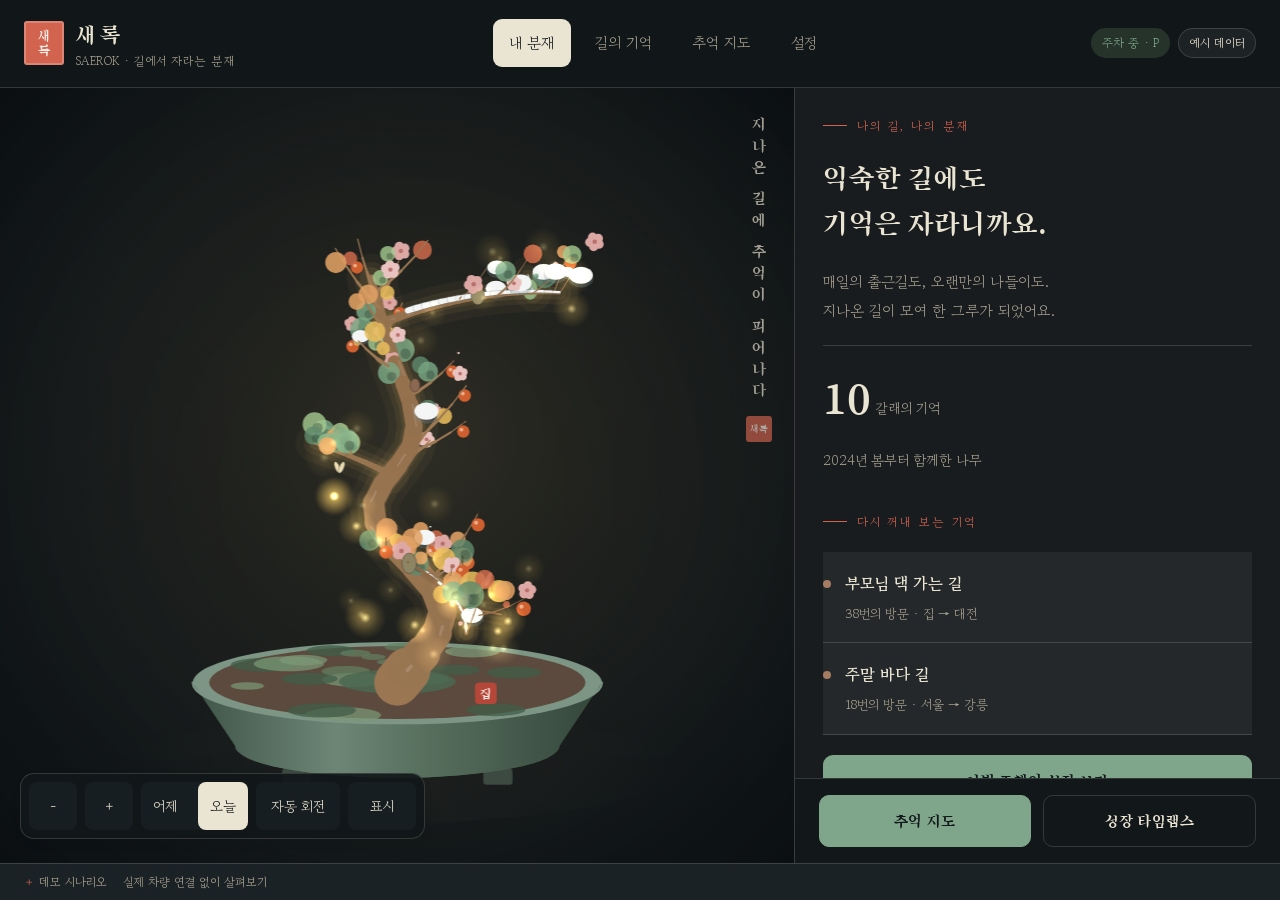
<file: prototype/새록 프로토타입 다크.html>
<!DOCTYPE html>
<html lang="ko">
<head>
<meta charset="utf-8">
<meta name="viewport" content="width=device-width, initial-scale=1">
<title>새록 분재 데모 (다크)</title>
<style>
:root{
  /* 한 폭의 수묵 분재도: 왼쪽은 그림(분재), 오른쪽은 화첩의 글(리포트). 한지 위 먹과 낙관. */
  --paper:#F6F3EC; --paper-deep:#ECE6D8; --ink:#2B2A26; --ink-soft:#6E695F; --line:rgba(43,42,38,.16);
  --forest:#405C49; --sage:#DCE5D5; --wood:#A57C62; --blossom:#DDA8A4; --autumn:#C98757; --snow:#F4F6F5; --seal:#B5473A;
  --display:"Song Myung","Gowun Batang","Nanum Myeongjo","Apple SD Gothic Neo",serif;
  --body:"Gowun Batang","Nanum Myeongjo","Apple SD Gothic Neo","Malgun Gothic",serif;
  color-scheme:light;
}
*{box-sizing:border-box;margin:0}
html,body{height:100%}
body{word-break:keep-all;background:var(--paper);color:var(--ink);font-family:var(--body);font-size:15px;line-height:1.6;
  background-image:url("data:image/svg+xml,%3Csvg xmlns='http://www.w3.org/2000/svg' width='220' height='220'%3E%3Cfilter id='n'%3E%3CfeTurbulence type='fractalNoise' baseFrequency='.85' numOctaves='3' seed='4'/%3E%3CfeColorMatrix values='0 0 0 0 .35 0 0 0 0 .3 0 0 0 0 .22 0 0 0 .09 0'/%3E%3C/filter%3E%3Crect width='220' height='220' filter='url(%23n)'/%3E%3C/svg%3E");}
button{font:inherit;color:inherit;cursor:pointer;border:0;background:none}
button:focus-visible,input:focus-visible{outline:2px solid var(--forest);outline-offset:2px}
.app{height:100%;display:flex;flex-direction:column;min-height:0}

/* 상단 */
.bar{display:flex;align-items:center;gap:20px;padding:10px 22px;border-bottom:1px solid var(--line);flex-wrap:wrap}
.brand{display:flex;align-items:center;gap:12px}
.seal{display:grid;place-items:center;width:38px;height:38px;background:var(--seal);color:#fbeee6;font-family:var(--display);font-size:14px;line-height:1.05;border-radius:5px;text-align:center;box-shadow:inset 0 0 0 2px rgba(255,255,255,.22)}
.brand b{font-family:var(--display);font-weight:400;font-size:21px;letter-spacing:.08em}
.brand small{display:block;color:var(--ink-soft);font-size:12px;letter-spacing:.04em;margin-top:-3px}
.steps{display:flex;gap:6px;list-style:none;padding:0;margin-left:auto;font-size:13px;color:var(--ink-soft)}
.steps li{display:flex;align-items:center;gap:6px;padding:2px 4px}
.steps li::before{content:"";width:7px;height:7px;border-radius:50%;border:1px solid var(--ink-soft)}
.steps li+li{margin-left:2px}
.steps li.on{color:var(--ink)}
.steps li.on::before{background:var(--seal);border-color:var(--seal)}
.steps li.done::before{background:var(--ink-soft)}
.status{display:flex;align-items:center;gap:8px;font-size:13px;color:var(--ink-soft);flex-wrap:wrap}
.pill{border:1px solid var(--line);border-radius:999px;padding:1px 10px;font-size:12px;color:var(--ink);background:rgba(255,255,255,.4)}
.pill.park{border-color:transparent;background:var(--sage);color:var(--forest)}

/* 본문: 좌 그림 / 우 글 */
main{flex:1;display:flex;min-height:0}
.stage{position:relative;flex:1.72;min-width:0;min-height:0;overflow:hidden}
canvas{position:absolute;inset:0;width:100%;height:100%;touch-action:none;cursor:grab}
canvas.drag{cursor:grabbing}
.inscription{position:absolute;top:22px;right:20px;writing-mode:vertical-rl;font-family:var(--display);font-size:17px;letter-spacing:.32em;color:var(--ink);opacity:.72;pointer-events:none}
.inscription::after{content:"새록";display:inline-grid;place-items:center;writing-mode:horizontal-tb;width:26px;height:26px;margin-top:12px;background:var(--seal);color:#fbeee6;font-size:10px;letter-spacing:0;border-radius:3px;line-height:1}
.tools{position:absolute;left:18px;bottom:16px;display:flex;align-items:center;gap:8px;flex-wrap:wrap;max-width:calc(100% - 36px)}
.tool{height:36px;min-width:36px;padding:0 13px;border-radius:999px;border:1px solid var(--line);background:rgba(246,243,236,.86);font-size:13px}
.tool:hover{border-color:var(--ink-soft)}
.tool[aria-pressed="true"]{background:var(--forest);color:var(--paper);border-color:var(--forest)}
.seg{display:flex;border:1px solid var(--line);border-radius:999px;overflow:hidden;background:rgba(246,243,236,.86)}
.seg button{height:34px;padding:0 13px;font-size:13px}
.seg button[aria-pressed="true"]{background:var(--ink);color:var(--paper)}
.hint{font-size:12px;color:var(--ink-soft)}
.app:not([data-mode="report"]) .only-report{display:none}
.app[data-mode="morph"] .tools,.app[data-mode="lapse"] .tools{display:none}
.toast{position:absolute;left:50%;top:18px;transform:translateX(-50%);max-width:min(520px,calc(100% - 120px));padding:9px 18px;border-radius:999px;background:var(--ink);color:var(--paper);font-size:14px;text-align:center;opacity:0;transition:opacity .4s;pointer-events:none}
.toast.show{opacity:.92}
.caption{position:absolute;left:0;right:0;bottom:26px;text-align:center;padding:0 60px;pointer-events:none;display:none}
.app[data-mode="lapse"] .caption,.app[data-mode="morph"] .caption{display:block}
.caption p{display:inline-block;font-family:var(--display);font-size:clamp(17px,2.1vw,24px);background:linear-gradient(transparent 58%,rgba(220,229,213,.9) 58%);padding:0 8px;text-wrap:balance}

.panel{flex:1;min-width:300px;max-width:470px;border-left:1px solid var(--line);padding:22px 24px 26px;overflow-y:auto;display:flex;flex-direction:column;gap:16px;background:rgba(255,255,255,.22)}
.eyebrow{font-size:12px;letter-spacing:.2em;color:var(--seal)}
h1{font-family:var(--display);font-weight:400;font-size:25px;line-height:1.4;text-wrap:balance}
h2{font-family:var(--display);font-weight:400;font-size:16px;color:var(--ink-soft);letter-spacing:.06em}
.lede{color:var(--ink-soft);font-size:14px}
.chips{display:flex;flex-wrap:wrap;gap:6px}
.chip{border:1px solid var(--line);border-radius:999px;padding:2px 11px;font-size:13px;font-variant-numeric:tabular-nums;background:rgba(255,255,255,.45)}
.chip b{font-weight:700}
.legend{list-style:none;padding:0;display:grid;gap:5px}
.legend li{display:grid;grid-template-columns:52px 1fr auto;align-items:center;gap:10px;font-size:14px}
.legend small{color:var(--ink-soft);font-variant-numeric:tabular-nums}
.btn{display:flex;align-items:center;justify-content:center;gap:8px;height:50px;border-radius:999px;background:var(--forest);color:var(--paper);font-family:var(--display);font-size:18px;letter-spacing:.1em;width:100%}
.btn:hover{background:#34503e}
.btn.line{background:none;color:var(--ink);border:1px solid var(--line);height:42px;font-size:15px;letter-spacing:.04em}
.btn.line:hover{border-color:var(--ink-soft);background:rgba(255,255,255,.5)}
.btn.warn{border-color:rgba(181,71,58,.5);color:var(--seal)}
.btn[disabled]{opacity:.45;cursor:not-allowed}
.row{display:flex;gap:8px}
.cards{display:grid;gap:8px}
.card{display:grid;grid-template-columns:14px 1fr;gap:12px;align-items:start;text-align:left;width:100%;padding:12px 14px;border:1px solid var(--line);border-radius:14px;background:rgba(255,255,255,.5)}
button.card:hover{border-color:var(--ink-soft)}
.card i{width:11px;height:11px;border-radius:50%;margin-top:7px;background:var(--c,var(--wood))}
.card small{display:block;color:var(--ink-soft);font-size:12px}
.score{display:grid;gap:6px}
.score .barline{height:6px;border-radius:3px;background:var(--paper-deep);overflow:hidden;display:flex}
.score .barline span{background:var(--forest)}
.score .barline em{background:var(--seal)}
.score p{font-size:14px;font-variant-numeric:tabular-nums}
.spacer{flex:1}
/* 타임랩스 패널 */
.when{font-family:var(--display);font-size:38px;line-height:1.1;font-variant-numeric:tabular-nums}
.when small{font-size:17px;color:var(--ink-soft);margin-left:8px}
.prog{height:2px;background:var(--line);position:relative;margin:6px 0}
.prog span{position:absolute;left:0;top:0;bottom:0;background:var(--ink)}
.prog i{position:absolute;top:-4px;width:10px;height:10px;border-radius:50%;background:var(--seal);margin-left:-5px}
.log{list-style:none;padding:0;display:grid;gap:6px;font-size:14px;min-height:150px;align-content:start}
.log li{padding-left:14px;position:relative;color:var(--ink-soft)}
.log li::before{content:"";position:absolute;left:0;top:.72em;width:6px;height:6px;border-radius:50%;background:var(--wood)}
.log li:first-child{color:var(--ink)}
/* 가지 상세 */
dl{display:grid;grid-template-columns:auto 1fr;gap:4px 16px;font-size:14px}
dt{color:var(--ink-soft)}
dd{font-variant-numeric:tabular-nums}
.memo{font-family:var(--display);font-size:17px;line-height:1.55;padding:12px 14px;border-left:3px solid var(--blossom);background:rgba(221,168,164,.13);border-radius:0 12px 12px 0}
.prune{display:grid;gap:10px;padding:14px;border:1px solid var(--line);border-radius:14px;background:rgba(255,255,255,.45)}
.prune label{display:flex;justify-content:space-between;font-size:14px}
input[type=range]{width:100%;accent-color:var(--forest)}
.note{font-size:12px;color:var(--ink-soft)}
.back{align-self:flex-start;font-size:13px;color:var(--ink-soft);border-bottom:1px solid var(--line)}

@media (max-width:820px){
  main{flex-direction:column}
  .stage{flex:none;height:56%}
  .panel{max-width:none;border-left:0;border-top:1px solid var(--line);padding:18px 16px 22px}
  .steps{display:none}
  .status{margin-left:auto}
  .inscription{font-size:14px;top:12px;right:10px}
  .hint{display:none}
}
@media (prefers-reduced-motion:reduce){.toast{transition:none}}
html,body{width:100%;height:100%;overflow:hidden}
.app{height:100dvh;min-height:0}
.bar{flex:none}
.panel .btn{flex-shrink:0}
@media(max-width:820px){.panel{flex:1;min-height:0;overflow-y:auto}}
</style>


<style>
[hidden]{display:none!important}
button{-webkit-tap-highlight-color:transparent}
.tool[aria-pressed="true"],.tool[aria-pressed="true"]:hover{background:var(--forest);color:var(--paper);border-color:var(--forest)}
.touch-guide{position:absolute;left:20px;top:18px;bottom:auto;padding:6px 10px;background:rgba(247,243,234,.85);border-radius:6px;max-width:calc(100% - 40px);font-size:12px;line-height:1.7;color:var(--ink-soft);pointer-events:none;overflow-wrap:anywhere}
.app[data-mode="morph"] .touch-guide,.app[data-mode="lapse"] .touch-guide{display:none}
@media(max-width:820px){.touch-guide{display:none}}
</style>
<style>
/* Warm paper, ink and a quiet seal; native WebView touch layout. */
:root{--paper:#F7F3EA;--paper-deep:#ECE5D7;--ink:#302F28;--ink-soft:#625E52;--forest:#405B49;--line:rgba(78,69,48,.20);--seal:#A74032}
body{font-size:16px;line-height:1.65}
button,input{touch-action:manipulation}
button{white-space:normal;overflow-wrap:anywhere;word-break:keep-all;line-height:1.5;transition:background-color .16s,border-color .16s}
button:active{background-color:var(--paper-deep)}
button:focus-visible,input:focus-visible,summary:focus-visible{outline:3px solid var(--forest);outline-offset:3px}
.bar{padding:16px 24px;gap:16px;background:rgba(247,243,234,.94);align-items:center}
.brand{flex:none}.brand b{letter-spacing:.16em;font-size:23px}.brand small{font-size:12px}
.seal{border-radius:3px;background:var(--seal);width:40px;height:44px}
.steps{gap:12px;counter-reset:step;flex-wrap:wrap;justify-content:center}
.steps li{gap:6px;font-size:13px;padding:4px 0;margin:0!important;white-space:normal}
.steps li::before{counter-increment:step;content:counter(step,decimal-leading-zero);width:auto;height:auto;border:0;background:none!important;color:var(--ink-soft);font-size:11px}
.steps li.on{font-weight:700;color:var(--seal)}.steps li.on::before{color:var(--seal)}
.status{margin-left:auto;font-size:12px;gap:8px;max-width:100%}.status>span:first-child{display:none}
.pill{padding:4px 10px;white-space:normal;overflow-wrap:anywhere}
.stage{flex:1;min-width:0;background:radial-gradient(ellipse at 45% 45%,#e8e9db44,transparent 65%)}
.inscription{top:28px;right:22px;font-size:16px;opacity:.66;letter-spacing:.35em}
.panel{flex:0 0 38%;min-width:350px;max-width:490px;padding:0;gap:0;overflow:hidden;background:rgba(255,253,248,.52)}
.panel-body{display:flex;flex-direction:column;gap:20px;flex:1;min-height:0;overflow-y:auto;padding:28px;scroll-padding:16px}
.panel-body>*{flex-shrink:0;min-width:0;max-width:100%}
.panel-actions{flex:none;display:flex;gap:12px;padding:16px 24px;border-top:1px solid var(--line);background:var(--paper)}
.panel-actions>*{flex:1;min-width:0}
.panel-actions .btn:first-child{background:var(--forest);color:var(--paper);border-color:var(--forest)}
.eyebrow{font-size:12px;letter-spacing:.16em;color:var(--seal);display:flex;align-items:center;gap:10px}
.eyebrow::before{content:'';height:1px;width:24px;background:var(--seal);flex:none}
h1{font-size:clamp(25px,2.3vw,32px);line-height:1.55;text-wrap:balance;overflow-wrap:anywhere}
h2{font-size:17px;color:var(--ink)}
.lede{font-size:15px;line-height:1.95}
.chip{padding:5px 10px;border-radius:6px;font-size:13px;white-space:normal;overflow-wrap:anywhere;background:#EEE7D955;border-color:transparent}
.chips{gap:8px;align-items:start}.chips b{color:var(--ink)}
.score{padding:16px 0;border-top:1px solid var(--line);border-bottom:1px solid var(--line);gap:12px}
.score p{font-size:13px;line-height:1.8}.score .barline{height:4px}
.cards{gap:0}.card{border:0;border-bottom:1px solid var(--line);border-radius:0;padding:18px 0;background:transparent;gap:12px;font-size:16px;line-height:1.7;grid-template-columns:10px minmax(0,1fr)}
.card>span{min-width:0;overflow-wrap:anywhere}.card small{font-size:13px;margin-top:6px;line-height:1.65}.card:hover{background:#EEE7D955}.card i{width:8px;height:8px;margin-top:10px}
.route-label{font-weight:700;font-size:17px}.card small{color:var(--ink-soft)}
.btn,.btn.line{height:auto;min-height:52px;padding:12px 16px;border-radius:10px;font-size:16px;letter-spacing:.02em;min-width:0;white-space:normal;overflow-wrap:anywhere;text-align:center;flex-shrink:0}
.btn:hover{background:#354F3F}.btn.line:hover{background:var(--paper-deep)}
.row{gap:12px;min-width:0;flex-wrap:wrap}.row>.btn{flex:1 1 130px;min-width:0}
.tools{bottom:20px;left:20px;gap:8px;max-width:calc(100% - 40px);padding:8px;border:1px solid var(--line);border-radius:14px;background:rgba(247,243,234,.95)}
.tool{height:auto;min-height:48px;min-width:48px;padding:10px 14px;border-radius:8px;font-size:14px;background:transparent;border-color:transparent}
.tool:hover{background:var(--paper-deep)}
.seg{border-radius:8px;background:transparent;gap:8px;border:0;overflow:visible}.seg button{min-height:48px;min-width:48px;padding:8px 12px;border-radius:8px;font-size:14px}
.hint{display:none}.back{min-height:48px;padding:8px 0;line-height:1.6;border:0}
.prune{border-radius:10px;padding:16px;gap:16px}.prune label{flex-wrap:wrap;gap:8px}input[type=range]{min-height:48px}
dl{grid-template-columns:minmax(80px,auto) minmax(0,1fr);gap:12px 16px;font-size:15px}dd{overflow-wrap:anywhere}
.memo{font-size:18px;line-height:1.8;padding:16px;border-radius:0}
.note{font-size:13px;line-height:1.8}.legend{gap:12px}.legend li{grid-template-columns:52px minmax(0,1fr) auto;font-size:14px;gap:8px}
.toast{font-size:14px;border-radius:10px;max-width:calc(100% - 48px);padding:12px 18px;overflow-wrap:anywhere}
.caption p{line-height:1.7;font-size:20px}.log{min-height:160px;line-height:1.8;gap:12px}
.when{font-size:36px;line-height:1.4}.when small{display:inline-block}
@media(max-width:1050px){.bar{padding:12px 20px}.steps{gap:8px}.brand small{display:none}.panel-body{padding:24px}.panel-actions{padding:16px}.tool{font-size:13px;padding:10px}.tools{left:12px;bottom:12px;max-width:calc(100% - 24px)}.status{display:none}}
@media(max-width:820px){.bar{gap:12px;flex-wrap:wrap}.brand b{font-size:21px}.steps{margin-left:auto}.steps li{font-size:12px}.stage{flex:none;height:44%;min-height:180px}.panel{flex:1;min-width:0;max-width:none;min-height:0}.panel-body{padding:20px;gap:16px}.panel-actions{padding:12px 20px}.inscription{right:14px;top:20px;font-size:14px}.tools{padding:4px;gap:8px}.tool{font-size:12px}.seg button{font-size:12px}.caption{padding:0 24px;bottom:20px}h1{font-size:26px}.steps li::before{display:none}}
@media(max-width:440px){.bar{padding:12px 16px}.brand{gap:8px}.seal{width:32px;height:36px}.steps{width:100%;justify-content:space-between;margin:0}.stage{height:38%;min-height:170px}.inscription{display:none}.tools{left:8px;bottom:8px;max-width:calc(100% - 16px);gap:8px}.tool{padding:8px}.seg{gap:8px}.panel-actions{padding:12px 16px;gap:8px}.panel-body{padding:20px 16px}.panel-actions .btn{font-size:14px;padding:10px 12px}.tool[data-act=rotation]{display:none}}
@media(prefers-reduced-motion:reduce){*,*::before,*::after{transition:none!important;scroll-behavior:auto!important}}
/* Four destinations, stable touch controls, and a reversible preview stage. */
.nav{display:flex;gap:8px;margin-left:auto;flex-wrap:wrap}
.nav button{min-height:48px;padding:10px 16px;border-radius:9px;font-size:15px;color:var(--ink-soft)}
.nav button.active{background:var(--ink);color:var(--paper)}
.nav button:disabled{opacity:.45}
.hero-number{font:48px var(--display);line-height:1.3}.hero-number small{font:14px var(--body);color:var(--ink-soft)}
.quiet{color:var(--ink-soft);font-size:14px}.divider{height:1px;background:var(--line)}
.setting-row{display:flex;align-items:center;justify-content:space-between;gap:16px;min-height:64px;padding:16px 0;border-bottom:1px solid var(--line);width:100%;text-align:left}
.setting-row>span,.setting-row>div{min-width:0;overflow-wrap:anywhere}.setting-row small{display:block;font-size:13px;line-height:1.7;color:var(--ink-soft)}
.switch{min-width:64px;min-height:48px;flex-shrink:0;padding:10px 16px;border:1px solid var(--line);border-radius:8px}
.switch[aria-pressed=true]{background:var(--forest);color:var(--paper)}
.field{width:100%;min-height:48px;display:block;margin-top:8px;padding:12px;border:1px solid var(--line);border-radius:8px;background:var(--paper);font:inherit;color:var(--ink)}
.danger-box{border-left:3px solid var(--seal);padding:16px;background:#A740320A}
.demo-bar{flex:none;border-top:1px solid var(--line);background:var(--paper-deep);padding:8px 24px;font-size:12px;color:var(--ink-soft)}
.demo-bar summary{cursor:pointer;list-style:none}.demo-bar summary::before{content:'＋ ';color:var(--seal)}.demo-bar details[open] summary::before{content:'− '}
.demo-bar summary span{margin-left:12px}.demo-bar p{line-height:1.8}.demo-actions{display:flex;flex-wrap:wrap;gap:8px;margin:12px 0}.demo-actions button{min-height:48px;padding:10px 16px;background:var(--paper);border-radius:8px}
.mark-slot{width:68px;min-width:68px;height:48px;flex:none;display:inline-flex;align-items:stretch;justify-content:stretch}
.mark-slot #btnMarks{display:block!important;min-width:0;width:100%;opacity:0;visibility:hidden;transform:translateY(6px) scale(.94);pointer-events:none;transition:opacity .18s ease,transform .18s ease,visibility .18s}
.mark-slot #btnMarks.mark-visible{opacity:1;visibility:visible;transform:translateY(0) scale(1);pointer-events:auto}
.app[data-page=settings] .tools,.app[data-page=privacy] .tools,.app[data-page=delete-all] .tools,.app[data-driving=true] .tools{display:none}
.touch-guide{top:auto;bottom:8px;left:50%;transform:translate(-50%,8px);max-width:calc(100% - 32px);width:max-content;text-align:center;background:var(--ink);color:var(--paper);padding:10px 16px;border-radius:8px;opacity:0;visibility:hidden;z-index:6;transition:opacity .3s,transform .3s,visibility .3s;font-size:12px}
.touch-guide.first-hint{opacity:.96;visibility:visible;transform:translate(-50%,0)}
.tools{bottom:24px}.first-hint~*{pointer-events:auto}
dialog{margin:auto;width:min(460px,calc(100% - 32px));padding:28px;border:1px solid var(--line);border-radius:14px;background:var(--paper);color:var(--ink);font:16px/1.8 var(--body);box-shadow:0 24px 80px #302F282A;max-height:calc(100dvh - 32px);overflow:auto}
dialog::backdrop{background:rgba(37,38,31,.48)}dialog h2{font:28px/1.5 var(--display);margin:16px 0}dialog .row{margin-top:24px}dialog .trim-change{font-size:24px;color:var(--seal);margin-bottom:12px}
.prune .btn:disabled{opacity:.4;cursor:default}
@media(max-width:1050px){.nav button{padding:10px 12px;font-size:14px}.nav{gap:4px}.brand small{display:none}}
@media(max-width:820px){.nav{width:100%;display:grid;grid-template-columns:repeat(4,minmax(0,1fr));gap:8px;margin:0}.nav button{padding:8px 6px;font-size:13px}.bar{gap:8px}.brand{display:none}.touch-guide{display:block}.demo-bar{padding:6px 16px}.demo-bar summary span{display:none}}
@media(max-width:600px){.tool[data-act=rotation]{display:block}.tool[data-act=zoom-in],.tool[data-act=zoom-out]{display:none}.tools{bottom:12px}.mark-slot{width:56px;min-width:56px}.tool{padding:8px 10px}.touch-guide{font-size:11px;bottom:4px;padding:6px 10px}}
@media(prefers-reduced-motion:reduce){.mark-slot #btnMarks,.touch-guide{transition:none;transform:none}.touch-guide{transform:translateX(-50%)}.touch-guide.first-hint{transform:translateX(-50%)}}


.app{position:relative}

.tool[aria-pressed="true"],.tool[aria-pressed="true"]:hover{background:var(--forest);color:var(--paper);border-color:var(--forest)}

/* Only the trailing area changes width; existing touch targets stay anchored. */
.tools{gap:8px;transition:box-shadow .24s ease}
.mark-slot{width:0;min-width:0;margin-left:-8px;overflow:hidden;transition:width .24s cubic-bezier(.2,.75,.25,1),margin-left .24s cubic-bezier(.2,.75,.25,1)}
.growth-available .mark-slot{width:68px;margin-left:0}
.mark-slot #btnMarks{width:68px;min-width:68px;flex:none;transform-origin:left center;transition:opacity .18s ease,transform .22s cubic-bezier(.2,.8,.2,1),visibility .18s}
.growth-available{box-shadow:0 4px 16px #302F2806}
.prune [data-act=cut]:not(:disabled){background:var(--seal);border-color:var(--seal);color:var(--paper)}
.prune [data-act=cut]:not(:disabled):hover,.prune [data-act=cut]:not(:disabled):active{background:#873326;border-color:#873326;color:var(--paper)}
@media(max-width:600px){.growth-available .mark-slot{width:56px}.mark-slot #btnMarks{width:56px;min-width:56px}}
@media(prefers-reduced-motion:reduce){.mark-slot,.mark-slot #btnMarks,.tools{transition:none!important}}

@media(max-width:1100px){.tool[data-act=zoom-in],.tool[data-act=zoom-out]{display:none}}

/* ── 다크 모드: 밤의 분재 ── */
:root{--paper:#12171A;--paper-deep:#1B2226;--ink:#EAE4D2;--ink-soft:#A8A290;--forest:#7FA68A;--sage:#26332B;--line:rgba(234,228,210,.16);--seal:#D2634F;color-scheme:dark}
body{background:#12171A}
.stage{background:none}
.tool,.seg{background:rgba(24,31,35,.88)}
.pill,.chip,.card,.prune{background:rgba(255,255,255,.05)}
.chip{background:rgba(255,255,255,.06);border-color:transparent}.card:hover{background:rgba(255,255,255,.08)}
.panel{background:rgba(255,255,255,.025)}
.bar,.tools,.touch-guide{background:rgba(18,23,26,.92)}
.caption p{background:linear-gradient(transparent 58%,rgba(127,166,138,.28) 58%)}
.btn:hover{background:#97BFA3}.btn.line:hover{background:rgba(255,255,255,.08)}
.panel-actions .btn:first-child{color:#12171A}
.seal{color:#fbeee6}
dialog{box-shadow:0 24px 80px #000A}dialog::backdrop{background:rgba(0,0,0,.6)}
</style>
<link rel="preconnect" href="https://fonts.googleapis.com">
<link rel="preconnect" href="https://fonts.gstatic.com" crossorigin>
<link href="https://fonts.googleapis.com/css2?family=Gowun+Batang:wght@400;700&family=Song+Myung&display=swap" rel="stylesheet">
</head>
<body>
<div class="app" id="app" data-mode="map">
  <header class="bar">
    <div class="brand"><span class="seal">새<br>록</span><div><b>새록</b><small>SAEROK · 길에서 자라는 분재</small></div></div>
    <ol class="steps" id="steps" hidden><li data-s="map">추억 지도</li><li data-s="morph">분재로</li><li data-s="lapse">타임랩스</li><li data-s="report">리포트</li></ol>
    <nav class="nav" aria-label="주요 메뉴"><button data-act="home">내 분재</button><button data-act="routes">길의 기억</button><button data-act="map">추억 지도</button><button data-act="settings">설정</button></nav><div class="status"><span>2026년 11월 13일 금요일 · 늦가을, 맑음</span><span class="pill park" id="gearStatus">주차 중 · P</span><span class="pill">예시 데이터</span></div>
  </header>
  <main>
    <section class="stage" id="stage" aria-label="분재와 추억 지도">
      <canvas id="cv" role="img" aria-label="지나온 길이 자라는 분재. 오른쪽 목록에서도 길의 기억을 선택할 수 있습니다."></canvas>
      <p class="inscription">지나온 길에 추억이 피어나다</p>
      <div class="caption"><p id="caption"></p></div>
      <div class="toast" id="toast" role="status"></div>
      <div class="tools">
        <button class="tool" data-act="zoom-out" aria-label="축소">－</button>
        <button class="tool" data-act="zoom-in" aria-label="확대">＋</button>
        
        <div class="seg only-report" role="group" aria-label="어제와 오늘 비교">
          <button data-act="day-prev" id="btnPrev" aria-pressed="false">어제</button>
          <button data-act="day-now" id="btnNow" aria-pressed="true">오늘</button>
        </div>
        <button class="tool only-report" data-act="rotation" aria-pressed="false">자동 회전</button><span class="mark-slot only-report"><button class="tool only-report" data-act="marks" id="btnMarks" aria-pressed="false">표시</button></span><span class="hint" id="hint"></span>
      </div>
    </section>
    <aside class="panel" id="panel"></aside>
  </main><footer class="demo-bar"><details><summary>데모 시나리오 <span>실제 차량 연결 없이 살펴보기</span></summary><div class="demo-actions"><button data-act="demo-drive">주행 시작</button><button data-act="demo-park">주차 · 성장 확인</button><button data-act="welcome">첫 실행 안내</button><button data-act="demo-empty">첫 주행 전</button><button data-act="demo-reset">예시 기록 복원</button></div><p>차량 신호·권한·보호 구역·삭제는 이 페이지의 시뮬레이션입니다. 새로고침하면 초기화됩니다.</p></details></footer><p class="touch-guide">두 손가락으로 확대·축소 · 한 손가락으로 돌리기 / 지도 이동</p>
</div>

<dialog id="trimDialog" aria-labelledby="trimTitle" aria-describedby="trimWarning">
<p class="eyebrow">다듬기 전, 한 번 더</p><h2 id="trimTitle">이 굵기로 다듬을까요?</h2><p class="trim-change" id="trimChange"></p><p id="trimWarning">한 번 다듬은 굵기는 되돌릴 수 없어요.<br>다시 굵게 키우려면 이 길을 주행해야 해요.</p><div class="row"><button class="btn line" data-act="dismiss-trim" autofocus>취소</button><button class="btn" data-act="confirm-trim">다듬기 확정</button></div></dialog>
<script>
(()=>{'use strict';
/* ───────── 기본 도구 ───────── */
const clamp=(x,a=0,b=1)=>Math.max(a,Math.min(b,x)), lerp=(a,b,t)=>a+(b-a)*t;
const ease=t=>t<.5?2*t*t:1-Math.pow(-2*t+2,2)/2;
function rng(seed){return()=>{seed|=0;seed=seed+0x6D2B79F5|0;let t=Math.imul(seed^seed>>>15,1|seed);t=t+Math.imul(t^t>>>7,61|t)^t;return((t^t>>>14)>>>0)/4294967296}}
function pw(v,T){if(v<=T[0][0])return T[0][1];for(let i=1;i<T.length;i++)if(v<=T[i][0]){const a=T[i-1],b=T[i];return lerp(a[1],b[1],(v-a[0])/(b[0]-a[0]))}return T[T.length-1][1]}
function cr(P,s){const n=P.length-1,x=clamp(s*n,0,n-1e-6),i=Math.floor(x),u=x-i,p0=P[Math.max(0,i-1)],p1=P[i],p2=P[i+1],p3=P[Math.min(n,i+2)];
  return p1.map((_,k)=>.5*(2*p1[k]+(-p0[k]+p2[k])*u+(2*p0[k]-5*p1[k]+4*p2[k]-p3[k])*u*u+(-p0[k]+3*p1[k]-3*p2[k]+p3[k])*u*u*u))}
function at(pts,f){const x=clamp(f)*(pts.length-1),i=Math.min(pts.length-2,Math.floor(x)),u=x-i,a=pts[i],b=pts[i+1];return{x:lerp(a.x,b.x,u),y:lerp(a.y,b.y,u),z:lerp(a.z,b.z,u),w:lerp(a.w,b.w,u)}}
const $=s=>document.querySelector(s);
const motionQuery=matchMedia('(prefers-reduced-motion: reduce)');
let REDUCED=motionQuery.matches,autoRotate=false;
motionQuery.addEventListener('change',e=>{REDUCED=e.matches;if(REDUCED)autoRotate=false;const b=document.querySelector('[data-act=rotation]');if(b)b.setAttribute('aria-pressed',autoRotate)});

/* ───────── 데이터: 집과 길 (예시) ───────── */
const DAY=864e5, TODAY=+new Date('2026-11-13');
const SN={sp:'봄',su:'여름',au:'가을',wi:'겨울'};
const STAGE=['','새로운 눈','자라는 눈','갓 돋은 가지','어린 가지','성숙한 가지','주요 가지'];
const stageOf=v=>v<1?0:v<2?1:v<4?2:v<7?3:v<15?4:v<30?5:6;
// 길: way=[경도,위도], at=부모 가지 위 위치, el=올림각, len=가지 길이
const ROUTES=[
 {id:'r1',name:'출근길',desc:'집 → 서울',parent:null,way:[[127.01,37.27],[127.07,37.41],[126.98,37.57]],first:'2024-03-02',fs:'sp',q:{sp:53,su:52,au:55,sn:9,dr:42},memo:'매일의 출근이 이 분재의 줄기가 되었어요.'},
 {id:'r2',name:'부모님 댁 가는 길',desc:'집 → 대전',parent:'r1',at:.30,el:.2,len:1.5,droop:.26,way:[[127.01,37.27],[127.13,36.95],[127.31,36.6],[127.38,36.35]],first:'2024-03-16',fs:'sp',q:{sp:4,su:6,au:19,sn:2,dr:6},memo:'추석 무렵이면 이 가지가 부쩍 자라요.'},
 {id:'r5',name:'단골 카페 길',desc:'집 → 인천',parent:'r1',at:.50,el:.32,len:.95,droop:.2,way:[[127.01,37.27],[126.85,37.36],[126.62,37.47]],first:'2024-06-08',fs:'su',q:{sp:1,su:8,au:2},memo:'여름 저녁마다 들르던 길이에요.'},
 {id:'r8',name:'춘천 호수길',desc:'서울 → 춘천',parent:'r1',at:.70,el:.45,len:.8,droop:.15,way:[[126.98,37.57],[127.35,37.73],[127.73,37.88]],first:null,memo:'오늘 처음 만난 길이에요. 세 번 더 찾으면 가지가 돋아나요.'},
 {id:'r3',name:'주말 바다 길',desc:'서울 → 강릉',parent:'r1',at:.86,el:.38,len:1.3,droop:.3,way:[[126.98,37.57],[127.5,37.45],[128.2,37.5],[128.7,37.68],[128.9,37.75]],first:'2024-07-20',fs:'su',q:{sp:2,su:4,au:2,sn:7,dr:1},memo:'눈 오는 날 일곱 번, 이 길 끝에는 늘 겨울 바다가 있었어요.'},
 {id:'r4',name:'벚꽃 드라이브',desc:'대전 → 전주',parent:'r2',at:.55,el:.55,len:.8,droop:.2,way:[[127.38,36.35],[127.25,36.1],[127.15,35.82]],first:'2025-04-05',fs:'sp',q:{sp:6,su:1,au:1},memo:'봄마다 찾은 길이라 꽃이 가장 먼저 피어요.'},
 {id:'r6',name:'부산 여행길',desc:'대전 → 부산',parent:'r2',at:.82,el:.12,len:.9,droop:.15,way:[[127.38,36.35],[127.9,36.15],[128.6,35.87],[128.9,35.5],[129.08,35.18]],first:'2025-08-02',fs:'su',q:{su:2,au:1,dr:1},memo:'첫 여행의 기억이 어린 가지로 남았어요.'},
 {id:'r9',name:'광주 가는 길',desc:'전주 → 광주',parent:'r4',at:.8,el:.35,len:.5,droop:.1,way:[[127.15,35.82],[126.95,35.5],[126.85,35.16]],first:'2026-04-11',fs:'sp',q:{sp:1},memo:'두 번의 봄이 담긴 작은 눈이에요.'},
 {id:'r7',name:'속초 가는 길',desc:'강릉 → 속초',parent:'r3',at:.85,el:.75,len:.62,droop:.1,way:[[128.9,37.75],[128.75,38.0],[128.59,38.21]],first:'2025-01-18',fs:'sn',q:{su:1,sn:1},memo:'처음 눈이 내리던 날에도 이 길을 지나갔어요.'},
 {id:'r10',name:'정선 고갯길',desc:'평창 → 정선',parent:'r3',at:.5,el:.18,len:.55,droop:.1,way:[[128.2,37.5],[128.45,37.46],[128.66,37.38]],first:'2024-11-09',fs:'au',q:{},memo:'2년 만에 이 길에 다시 물을 주셨네요.'},
];
const IDX={};ROUTES.forEach((r,i)=>IDX[r.id]=i);
const N=22;
ROUTES.forEach((r,i)=>{
  r.pi=r.parent?IDX[r.parent]:-1; r.lv=r.pi<0?0:ROUTES[r.pi].pi<0?1:2;
  const a=r.way[0],b=r.way[r.way.length-1]; r.az=Math.atan2(-(b[1]-a[1]),(b[0]-a[0])*.81); r.ph=i*1.7;
  r.mp=[];for(let k=0;k<N;k++)r.mp.push(cr(r.way,k/(N-1)));
  // 잔가지와 장식 자리 (고정 시드 → 언제 봐도 같은 나무)
  const rnd=rng(31+i*13), nt=r.lv===0?15:r.lv===1?9:6; r.tw=[];
  for(let k=0;k<nt;k++)r.tw.push({s:r.lv===0?.5+.5*rnd():.3+.7*rnd(),az:r.lv===0?rnd()*6.283:r.az+(rnd()-.5)*2.6,el:.1+.75*rnd(),len:.15+.2*rnd(),minV:r.lv===0?7+rnd()*rnd()*42:7+rnd()*16});
  r.tw.sort((x,y)=>x.minV-y.minV);
  const g=()=>(rnd()+rnd()+rnd()-1.5)*.9, pool=n=>Array.from({length:n},()=>({h:rnd()<.8?Math.floor(rnd()*nt):-1,u:.35+.65*rnd(),o:[g()*.11,Math.abs(g())*.07+.02,g()*.11],hue:rnd(),sz:.8+.5*rnd()}));
  r.an={sp:pool(22),su:pool(30),au:pool(24),sn:pool(18),fr:Array.from({length:6},(_,k)=>({h:(k*2+1)%nt,u:1,o:[g()*.03,-.05,g()*.03],hue:rnd(),sz:1}))};
});

/* ───────── 성장 이벤트: 방문 기록을 시간순으로 ───────── */
const seasonOf=t=>{const m=new Date(t).getMonth();return m>=2&&m<=4?'sp':m>=5&&m<=7?'su':m>=8&&m<=10?'au':'wi'};
let EV=[];
ROUTES.forEach((r,ri)=>{ if(!r.first)return; const rnd=rng(100+ri*7),f=+new Date(r.first),span=Math.floor((TODAY-DAY-f)/DAY);
  EV.push({t:f,r:ri,s:r.fs});
  for(const s in r.q)for(let i=0;i<r.q[s];i++){let t,n=0;do{t=f+DAY*(1+Math.floor(rnd()*span));n++}while(seasonOf(t)!==(s==='sn'||s==='dr'?'wi':s)&&n<4000);EV.push({t,r:ri,s})}
});
EV.sort((a,b)=>a.t-b.t);
const PRE=EV.length, T0=EV[0].t, T1=TODAY-DAY;
const TODAY_SEQ=[
 {id:'r8',msg:'새로운 길에서 작은 눈이 돋아났어요.',c:'#8fae7c'},
 {id:'r10',msg:'2년 만에 다시 물을 주셨네요. 잠들어 있던 작은 눈이 다시 자랐어요.',c:'#DDA8A4'},
 {id:'r7',msg:'꾸준히 찾아주신 덕분에 새로운 가지가 태어났어요.',c:'#A57C62'},
 {id:'r1',msg:'매일 지나던 길에 물을 주어 줄기가 조금 더 튼튼해졌어요.',c:'#405C49'},
 {id:'r3',msg:'오늘 처음으로 이 가지에 열매가 맺혔어요.',c:'#C98757'},
];
TODAY_SEQ.forEach(e=>{e.ri=IDX[e.id];EV.push({t:TODAY,r:e.ri,s:'au'})});
const NT=TODAY_SEQ.length, TODAY_SET=new Set(TODAY_SEQ.map(e=>e.ri));
let page='home',driving=false,recording=true,empty=false,deleted=new Set(),protectLabel='집 주변',protectRadius=500;
const CUT=ROUTES.map(()=>0), PRUNE=ROUTES.map(()=>({thick:1}));
// view={limit:날짜 상한, today:오늘 이벤트 수, demo:데모 주행 포함}
function tally(view,visual=true){const out=ROUTES.map(()=>({v:0,sp:0,su:0,au:0,sn:0,dr:0}));
  for(let i=0;i<EV.length;i++){const e=EV[i];
    if(i<PRE){if(e.t>view.limit)continue}else if(i<PRE+NT){if(i-PRE>=view.today)continue}else if(!view.demo)continue;
    if(deleted.has(e.r)||empty)continue;if(visual&&i<CUT[e.r])continue; const o=out[e.r];o.v++;o[e.s]++}
  return out}
const score=tl=>tl.reduce((a,d)=>a+40*Math.log(1+d.v),0);

let trimPreview=null,pendingTrim=null;
const pruneKey='saerok.prune.v1';
try{const saved=JSON.parse(localStorage.getItem(pruneKey)||'null');if(Array.isArray(saved))saved.forEach((v,i)=>{if(PRUNE[i]&&Number.isFinite(v)&&v>=.3&&v<=1)PRUNE[i].thick=v})}catch(e){}
function savePrune(){localStorage.setItem(pruneKey,JSON.stringify(PRUNE.map(p=>p.thick)))}
function displayThickness(ri){return trimPreview&&trimPreview.ri===ri?trimPreview.value:PRUNE[ri].thick}
function discardPreview(){trimPreview=null;pendingTrim=null;const dialog=$('#trimDialog');if(dialog.open)dialog.close()}
function updateTrimControls(){const dirty=trimPreview&&trimPreview.ri===sel&&trimPreview.value<PRUNE[sel].thick;const value=Math.round(displayThickness(sel)*100);$('#thickV').textContent=value+'%'+(dirty?' · 미리보기':'');$('#applyTrim').disabled=!dirty;$('#pruneNote').textContent=dirty?'미리보기 중이에요. 굵기 다듬기를 누르지 않고 나가면 적용되지 않아요.':'슬라이더로 미리 본 뒤 굵기 다듬기를 눌러 확정하세요.'}
function openTrimDialog(){if(!trimPreview||trimPreview.value>=PRUNE[sel].thick)return;pendingTrim={...trimPreview};$('#trimChange').textContent=Math.round(PRUNE[sel].thick*100)+'% → '+Math.round(pendingTrim.value*100)+'%';$('#trimDialog').showModal()}
function confirmTrim(){if(!pendingTrim)return;const {ri,value}=pendingTrim;try{const values=PRUNE.map(p=>p.thick);values[ri]=value;localStorage.setItem(pruneKey,JSON.stringify(values))}catch(e){$('#trimDialog').close();pendingTrim=null;toast('저장하지 못했어요. 굵기를 변경하지 않았습니다.');return}PRUNE[ri].thick=value;discardPreview();updateTrimControls();toast('굵기를 다듬었어요. 다시 굵게 키우려면 이 길을 주행해주세요.')}

const VIEW_NOW={limit:Infinity,today:NT,demo:true}, VIEW_PREV={limit:Infinity,today:0,demo:false};

/* ───────── 상태 ───────── */
let mode='map', sel=null, showMarks=false, dayPrev=false, userMoved=false;
let lapU=1, kToday=NT, rate=.1, activeToday=-1;
let disp=tally(VIEW_NOW);
const TAU=Math.PI*2;
const angleDelta=(to,from)=>((to-from+Math.PI)%TAU+TAU)%TAU-Math.PI;
const nearestYaw=(target)=>cam.yaw+angleDelta(target,cam.yaw);
const BASE={yaw:-.18,pitch:.2,zoom:1,tx:0,ty:.8,tz:0};
const cam={...BASE}, goal={...BASE}, mcam={zoom:1,px:0,py:0};
const cv=$('#cv'),ctx=cv.getContext('2d');let W=10,H=10,DPR=1,S0=100,CX=0,CY=0,time=0;
function resize(){const r=$('#stage').getBoundingClientRect();W=Math.max(50,r.width);H=Math.max(50,r.height);DPR=Math.min(2,devicePixelRatio||1);cv.width=W*DPR;cv.height=H*DPR;S0=Math.min(H*.295,W*.25);CX=W*.5;CY=H*.57}
new ResizeObserver(resize).observe($('#stage'));resize();

/* ───────── 분재 형상: 방문 횟수 → 눈·가지·잔가지 ───────── */
const TRUNK=[[0,0,0],[.24,.42,.06],[-.14,.86,-.08],[.1,1.3,.1],[-.04,1.72,0],[-.14,2.05,-.05]];
const TG=[[0,.26],[10,.42],[40,.66],[100,.85],[212,1]], TW=[[0,.16],[10,.3],[40,.55],[100,.8],[212,1],[400,1.12]];
const BG=[[3.5,0],[4,.2],[7,.42],[15,.68],[30,.86],[100,.97],[220,1]], BW=[[3.5,.1],[7,.26],[15,.45],[30,.65],[100,.88],[220,1]];
const BUD=[[0,0],[1,.03],[3.5,.058],[4.8,.03]];
function build(){
  let tot=0;disp.forEach(d=>tot+=d.v); const G=.5+.5*Math.min(1,Math.sqrt(tot/280)), out=[];
  ROUTES.forEach((r,ri)=>{const d=disp[ri],b={ri,pts:null,bud:null,tw:[],mark:null,G};out.push(b);let pts=null;
    if(r.pi<0){const g=pw(d.v,TG),wv=pw(d.v,TW)*displayThickness(ri);pts=[];
      for(let i=0;i<N;i++){const f=i/(N-1),s=g*f,p=cr(TRUNK,s);pts.push({x:p[0]*G,y:p[1]*G,z:p[2]*G,w:.15*G*wv*(Math.pow(1-.82*f,.9)+.8*Math.exp(-s*18))+.004})}
      b.mark=pts[Math.floor(N*.45)];
    }else{const pb=out[r.pi];if(!pb.pts||d.v<.03)return;
      const a=at(pb.pts,r.at),ca=Math.cos(r.az),sa=Math.sin(r.az);
      if(d.v<4.8){const br=G*pw(d.v,BUD),o=a.w*.45+br*.6;b.bud={x:a.x+ca*o,y:a.y+o*.4,z:a.z+sa*o,r:br,k:clamp((d.v-1)/2.5)};b.mark=b.bud}
      const g=pw(d.v,BG);
      if(g>0){const wv=pw(d.v,BW)*displayThickness(ri),W0=(r.lv===1?.08:.052)*G,L=r.len*G,ce=Math.cos(r.el),se=Math.sin(r.el);pts=[];
        for(let i=0;i<N;i++){const f=i/(N-1),s=g*f,h=L*s*ce,y=L*(se*s-r.droop*s*s),wg=L*.08*Math.sin(s*4.4+r.ph)*s;
          pts.push({x:a.x+ca*h-sa*wg,y:a.y+y,z:a.z+sa*h+ca*wg,w:W0*wv*Math.pow(1-.84*f,.9)+.004})}
        b.mark=pts[N-1]}
    }
    b.pts=pts;if(!pts)return;
    r.tw.forEach(t=>{const k=clamp((d.v-t.minV)/5);if(k<=0){b.tw.push(null);return}
      const a=at(pts,t.s),l=t.len*G*k,c=Math.cos(t.az),s=Math.sin(t.az),ce=Math.cos(t.el),se=Math.sin(t.el),tp=[],w0=Math.min(.02*G,a.w*.45);
      for(let j=0;j<5;j++){const u=j/4;tp.push({x:a.x+c*l*u*ce,y:a.y+l*(se*u+.25*u*u),z:a.z+s*l*u*ce,w:Math.max(.004,w0*(1-.8*u))})}
      b.tw.push({pts:tp,k})});
  });
  return out}
function proj(p){const x=p.x-cam.tx,y=p.y-cam.ty,z=p.z-cam.tz,c=Math.cos(cam.yaw),s=Math.sin(cam.yaw),x1=x*c+z*s,z1=-x*s+z*c,cp=Math.cos(cam.pitch),sp=Math.sin(cam.pitch),y2=y*cp-z1*sp,z2=y*sp+z1*cp,f=8/(8-z2)*S0*cam.zoom;return{x:CX+x1*f,y:CY-y2*f,z:z2,f}}
function anchorPos(b,a){let p;if(a.h<0)p=at(b.pts,.4+.6*a.u);else{const t=b.tw[a.h];if(!t||t.k<.3)return null;p=at(t.pts,a.u)}return{x:p.x+a.o[0]*b.G,y:p.y+a.o[1]*b.G,z:p.z+a.o[2]*b.G}}
function decorCounts(d){const v=Math.max(d.v,.001),B=clamp((d.v-4.5)/5)*Math.min(40,8+d.v*1.2);return{sp:B*d.sp/v,su:B*d.su/v,au:B*d.au/v,sn:B*d.sn/v}}

/* ───────── 그리기: 분재 ───────── */
let LAST=[];
const woodCol=(z,thin)=>{const k=clamp(.38+.62*clamp((z+1.7)/3.4)-(thin?.1:0));return`rgb(${Math.round(lerp(204,128,k))},${Math.round(lerp(170,92,k))},${Math.round(lerp(122,62,k))})`};
const LEAF=['#5f8a6c','#7aa885','#a3c98f'],AUT=['#e0a063','#c9694a','#e6bb5c'];
function drawBackdrop(a){
  const br=REDUCED?.85:.8+.2*Math.sin(time*.7);
  let g=ctx.createRadialGradient(W*.5,H*.5,Math.min(W,H)*.2,W*.5,H*.5,Math.max(W,H)*.75);
  g.addColorStop(0,'rgba(24,32,36,0)');g.addColorStop(1,`rgba(4,6,8,${.55*a})`);ctx.fillStyle=g;ctx.fillRect(0,0,W,H);
  const cx=CX+W*.02,cy=CY-H*.12;
  g=ctx.createRadialGradient(cx,cy,8,cx,cy,Math.min(W,H)*.62);
  g.addColorStop(0,`rgba(255,214,120,${.2*br*a})`);g.addColorStop(.45,`rgba(240,190,90,${.09*br*a})`);g.addColorStop(1,'rgba(240,190,90,0)');
  ctx.fillStyle=g;ctx.fillRect(0,0,W,H)}
/* 나무의 노란 글로우 + 반딧불 */
function drawTreeGlow(a){
  if(!LAST||!LAST.length)return;const br=REDUCED?.85:.8+.2*Math.sin(time*.9);
  ctx.save();ctx.globalCompositeOperation='lighter';ctx.lineCap='round';ctx.lineJoin='round';
  for(const [pad,al] of [[34,.05],[18,.08],[8,.1]]){
    ctx.strokeStyle=`rgba(255,205,110,${al*br*a})`;
    for(const b of LAST){if(!b.P||!b.pts)continue;const m=Math.floor(N/2);ctx.lineWidth=Math.max(3,b.pts[m].w*b.P[m].f*.8)+pad;ctx.beginPath();b.P.forEach((p,i)=>i?ctx.lineTo(p.x,p.y):ctx.moveTo(p.x,p.y));ctx.stroke()}}
  ctx.restore()}
const FF=(()=>{const r=rng(77),a=[];for(let i=0;i<38;i++)a.push({x:r(),y:r(),vx:0,vy:0,ph:r()*6.28,sp:.6+r()*1.4,ri:-1,ti:0,t:0,ox:(r()-.5),oy:(r()-.5),sz:.7+r()*.8});return a})();
function fireflyTarget(f){
  const useSel=sel!=null&&mode==='report'&&LAST[sel]&&LAST[sel].P;
  if(useSel&&Math.random()<.8){f.ri=sel}else{const cand=LAST.filter(b=>b.P);f.ri=cand.length?cand[Math.floor(Math.random()*cand.length)].ri:0}
  f.ti=Math.floor(Math.random()*N);f.t=4+Math.random()*6;f.ox=(Math.random()-.5);f.oy=(Math.random()-.5)}
function updateFireflies(dt){
  if(!LAST||!LAST.length)return;const d=dt/1000;
  for(const f of FF){
    if(f.px===undefined){f.px=f.x*W;f.py=f.y*H}
    f.t-=d;const b=LAST[f.ri];if(f.t<=0||!b||!b.P){fireflyTarget(f);continue}
    const p=b.P[Math.min(f.ti,b.P.length-1)],R=Math.min(W,H)*.07,tx=p.x+f.ox*R*2,ty=p.y+f.oy*R*2;
    if(REDUCED){f.px=tx;f.py=ty;continue}
    f.vx+=((tx-f.px)*4+Math.sin(time*f.sp+f.ph)*60)*d;f.vy+=((ty-f.py)*4+Math.cos(time*f.sp*1.3+f.ph)*60)*d;
    f.vx*=Math.pow(.06,d);f.vy*=Math.pow(.06,d);f.px+=f.vx*d;f.py+=f.vy*d}}
function drawFireflies(a){
  ctx.save();ctx.globalCompositeOperation='lighter';
  for(const f of FF){if(f.px===undefined)continue;const tw=REDUCED?.8:.35+.65*Math.pow(Math.max(0,Math.sin(time*f.sp*2.2+f.ph)),2),r=(2.2+3.2*f.sz)*(W>600?1:.8);
    const g=ctx.createRadialGradient(f.px,f.py,0,f.px,f.py,r*3);g.addColorStop(0,`rgba(255,240,170,${.95*tw*a})`);g.addColorStop(.25,`rgba(255,215,110,${.3*tw*a})`);g.addColorStop(1,'rgba(255,200,90,0)');
    ctx.fillStyle=g;ctx.beginPath();ctx.arc(f.px,f.py,r*3,0,6.3);ctx.fill()}
  ctx.restore()}
function drawPot(frontOnly=false){
  const c=proj({x:0,y:0,z:0}),bt=proj({x:0,y:-.34,z:0}),sp=Math.sin(cam.pitch),rx=1.05*c.f,ry=rx*sp,rb=.84*bt.f,rby=rb*sp;
  if(frontOnly){
    ctx.save();const face=ctx.createLinearGradient(c.x-rx,0,c.x+rx,0);face.addColorStop(0,'#3f5548');face.addColorStop(.35,'#6d8676');face.addColorStop(.55,'#59715f');face.addColorStop(1,'#34463b');ctx.fillStyle=face;
    ctx.beginPath();ctx.ellipse(c.x,c.y,rx,ry,0,0,Math.PI,false);ctx.lineTo(bt.x-rb,bt.y);ctx.ellipse(bt.x,bt.y,rb,rby,0,Math.PI,0,true);ctx.closePath();ctx.fill();
    ctx.strokeStyle='#7c9584';ctx.lineWidth=Math.max(1,c.f*.012);ctx.beginPath();ctx.ellipse(c.x,c.y,rx,ry,0,0,Math.PI,false);ctx.stroke();ctx.restore();return;
  }

  let g=ctx.createRadialGradient(bt.x,bt.y+rby*.6,rb*.2,bt.x,bt.y+rby*.6,rb*1.7);g.addColorStop(0,'rgba(43,42,38,.22)');g.addColorStop(1,'rgba(43,42,38,0)');
  ctx.fillStyle=g;ctx.beginPath();ctx.ellipse(bt.x,bt.y+rby*.7,rb*1.7,rby*1.5+6,0,0,6.3);ctx.fill();
  ctx.fillStyle='#3d4a41';[-.62,.62].forEach(k=>{ctx.beginPath();ctx.roundRect(bt.x+rb*k-rb*.09,bt.y+rby*Math.sqrt(1-k*k)-2,rb*.18,rb*.08+3,3);ctx.fill()});
  g=ctx.createLinearGradient(c.x-rx,0,c.x+rx,0);g.addColorStop(0,'#3f5548');g.addColorStop(.35,'#6d8676');g.addColorStop(.55,'#59715f');g.addColorStop(1,'#34463b');
  ctx.fillStyle=g;ctx.beginPath();ctx.ellipse(c.x,c.y,rx,ry,0,Math.PI,0,true);ctx.lineTo(bt.x+rb,bt.y);ctx.ellipse(bt.x,bt.y,rb,rby,0,0,Math.PI,false);ctx.closePath();ctx.fill();
  ctx.fillStyle='#7c9584';ctx.beginPath();ctx.ellipse(c.x,c.y,rx,ry,0,0,6.3);ctx.fill();
  ctx.fillStyle='#5b4a3d';ctx.beginPath();ctx.ellipse(c.x,c.y,rx*.92,ry*.9,0,0,6.3);ctx.fill();
  MOSS.forEach(m=>{const p=proj({x:m.x,y:.005,z:m.z});ctx.fillStyle=m.c;ctx.beginPath();ctx.ellipse(p.x,p.y,m.r*p.f,m.r*p.f*sp+.5,0,0,6.3);ctx.fill()});
  const h=proj({x:.5,y:.02,z:.34}),s=Math.max(11,.105*h.f);
  ctx.fillStyle='#B5473A';ctx.beginPath();ctx.roundRect(h.x-s/2,h.y-s,s,s,s*.18);ctx.fill();
  ctx.fillStyle='#fbeee6';ctx.font=`${s*.64}px "Song Myung","Gowun Batang",serif`;ctx.textAlign='center';ctx.textBaseline='middle';ctx.fillText('집',h.x,h.y-s*.46)}
const MOSS=(()=>{const r=rng(9),a=[];for(let i=0;i<22;i++){const t=r()*6.283,d=Math.sqrt(r())*.82;a.push({x:Math.cos(t)*d,z:Math.sin(t)*d,r:.06+r()*.13,c:['rgba(64,92,73,.75)','rgba(125,154,120,.7)','rgba(98,128,98,.7)'][i%3]})}a.push({x:0,z:0,r:.3,c:'rgba(74,104,80,.85)'});return a})();
/* 스포트라이트: 선택한 가지(와 하위 가지)만 밝게, 나머지는 흐리게 */
let spot=0;const SPOT_DIM=.38;
function inFocus(ri){if(sel==null)return true;for(let i=ri;i>=0;i=ROUTES[i].pi)if(i===sel)return true;return false}
function dimOf(ri){return ri==null||spot<=0||inFocus(ri)?1:1-(1-SPOT_DIM)*spot}
function drawSpotGlow(){
  if(spot<=.01||sel==null)return;const b=LAST&&LAST[sel];if(!b)return;
  if(b.mark){const p=proj(b.mark),g=ctx.createRadialGradient(p.x,p.y,4,p.x,p.y,Math.min(W,H)*.5);
    g.addColorStop(0,`rgba(255,226,140,${.26*spot})`);g.addColorStop(1,'rgba(255,226,140,0)');ctx.fillStyle=g;ctx.fillRect(0,0,W,H)}
  if(b.P){ctx.save();ctx.lineCap='round';ctx.lineJoin='round';ctx.shadowColor=`rgba(255,236,190,${.9*spot})`;ctx.shadowBlur=22;ctx.strokeStyle=`rgba(255,244,214,${.5*spot})`;
    ctx.lineWidth=Math.max(10,b.pts?b.pts[Math.floor(N/2)].w*b.P[Math.floor(N/2)].f+12:10);ctx.beginPath();b.P.forEach((p,i)=>i?ctx.lineTo(p.x,p.y):ctx.moveTo(p.x,p.y));ctx.stroke();ctx.restore()}
}
function drawTree(alpha){
  const bs=build(),items=[];LAST=bs;
  const segs=(pts,ri,thin,P)=>{for(let i=0;i<pts.length-1;i++){const a=P[i],b=P[i+1];items.push({k:0,z:(a.z+b.z)/2,a,b,w:(pts[i].w*a.f+pts[i+1].w*b.f)/2,thin,ri,i})}};
  bs.forEach(b=>{const r=ROUTES[b.ri],d=disp[b.ri];
    if(b.bud){const p=proj(b.bud);b.bud.P=p;items.push({ri:b.ri,k:2,z:p.z+.02,p,r:b.bud.r*p.f,kk:b.bud.k})}
    if(!b.pts)return; b.P=b.pts.map(proj);segs(b.pts,b.ri,false,b.P);
    // 마른 붓 자국 (굵은 줄기에만)
    for(let i=1;i<N-1;i+=2){const a=b.P[i],c=b.P[i+1],w=b.pts[i].w*a.f;if(w>7)items.push({ri:b.ri,k:3,z:(a.z+c.z)/2+.005,a,b:c,w,o:((i*7)%5-2)*.14})}
    const snow=clamp(d.sn/6)*clamp(d.sn/Math.max(d.v,1)*4);
    if(snow>.02&&r.pi>=0)for(let i=3;i<N-1;i++){const a=b.P[i],c=b.P[i+1];items.push({ri:b.ri,k:4,z:(a.z+c.z)/2+.01,a,b:c,w:(b.pts[i].w*a.f)*(.35+.4*snow),a2:snow})}
    b.tw.forEach(t=>{if(t)segs(t.pts,b.ri,true,t.pts.map(proj))});
    const n=decorCounts(d);
    for(const ty of ['su','au','sp','sn']){const pool=r.an[ty];for(let i=0;i<pool.length;i++){const sc=clamp(n[ty]-i);if(sc<=0)break;const w=anchorPos(b,pool[i]);if(!w)continue;const p=proj(w);items.push({ri:b.ri,k:5,ty,z:p.z,p,sc,a:pool[i]})}}
    if(d.v>14.5)r.an.fr.forEach((a,i)=>{const sc=clamp(d.au-3*(i+1)+1);if(sc<=0)return;const w=anchorPos(b,a);if(!w)return;const p=proj(w);items.push({ri:b.ri,k:5,ty:'fr',z:p.z+.01,p,sc,a})});
    if(d.v>=30&&b.mark){const t=time*.5+b.ri*2,w={x:b.mark.x+Math.cos(t)*.2*b.G,y:b.mark.y+.2*b.G+Math.sin(t*1.7)*.05,z:b.mark.z+Math.sin(t*1.2)*.2*b.G},p=proj(w);items.push({ri:b.ri,k:6,z:p.z,p})}
  });
  items.sort((a,b)=>a.z-b.z);
  ctx.globalAlpha=alpha;ctx.lineCap='round';
  for(const it of items){
    ctx.globalAlpha=alpha*dimOf(it.ri);
    if(it.k===0){ctx.strokeStyle=woodCol(it.z,it.thin);ctx.lineWidth=Math.max(.8,it.w);ctx.beginPath();ctx.moveTo(it.a.x,it.a.y);ctx.lineTo(it.b.x,it.b.y);ctx.stroke()}
    else if(it.k===3){const dx=it.b.y-it.a.y,dy=-(it.b.x-it.a.x),l=Math.hypot(dx,dy)||1,ox=dx/l*it.w*it.o,oy=dy/l*it.w*it.o;ctx.strokeStyle='rgba(246,243,236,.16)';ctx.lineWidth=Math.max(1,it.w*.09);ctx.beginPath();ctx.moveTo(it.a.x+ox,it.a.y+oy);ctx.lineTo(it.b.x+ox,it.b.y+oy);ctx.stroke()}
    else if(it.k===4){const o=it.w*.55;ctx.strokeStyle='rgba(120,138,146,.35)';ctx.lineWidth=it.w+1.4;ctx.beginPath();ctx.moveTo(it.a.x,it.a.y-o);ctx.lineTo(it.b.x,it.b.y-o);ctx.stroke();ctx.strokeStyle='#F4F6F5';ctx.lineWidth=it.w;ctx.stroke()}
    else if(it.k===2){const k=it.kk;ctx.fillStyle=`rgb(${Math.round(lerp(140,143,k))},${Math.round(lerp(104,174,k))},${Math.round(lerp(82,124,k))})`;ctx.beginPath();ctx.ellipse(it.p.x,it.p.y,Math.max(2.2,it.r*.8),Math.max(2.8,it.r*1.1),0,0,6.3);ctx.fill();ctx.strokeStyle='rgba(43,42,38,.45)';ctx.lineWidth=.8;ctx.stroke()}
    else if(it.k===5)sprite(it);
    else if(it.k===6){const fl=Math.abs(Math.sin(time*7)),s=it.p.f*.045;ctx.fillStyle='rgba(241,227,184,.95)';ctx.strokeStyle='rgba(43,42,38,.5)';ctx.lineWidth=.7;[-1,1].forEach(k=>{ctx.beginPath();ctx.ellipse(it.p.x+k*s*.5*fl,it.p.y,Math.max(.6,s*.55*fl),s*.7,k*.4,0,6.3);ctx.fill();ctx.stroke()})}
  }
  ctx.globalAlpha=1}
function sprite(it){const p=it.p,a=it.a,sw=REDUCED?0:Math.sin(time*.9+a.hue*20)*.7,x=p.x+sw,y=p.y,u=p.f*a.sz*it.sc;
  if(it.ty==='su'){ctx.fillStyle=LEAF[Math.floor(a.hue*3)];ctx.globalAlpha*=.82;ctx.beginPath();ctx.arc(x,y,u*.047,0,6.3);ctx.fill();ctx.globalAlpha/=.82;ctx.fillStyle='rgba(43,60,48,.35)';ctx.beginPath();ctx.arc(x+u*.012,y+u*.015,u*.02,0,6.3);ctx.fill()}
  else if(it.ty==='au'){ctx.fillStyle=AUT[Math.floor(a.hue*3)];ctx.globalAlpha*=.88;ctx.beginPath();ctx.arc(x,y,u*.04,0,6.3);ctx.fill();ctx.globalAlpha/=.88}
  else if(it.ty==='sp'){const r=u*.019;ctx.fillStyle=a.hue>.5?'#DDA8A4':'#e9c3bf';for(let i=0;i<5;i++){const t=i*1.2566+a.hue*6;ctx.beginPath();ctx.arc(x+Math.cos(t)*r,y+Math.sin(t)*r,r*.95,0,6.3);ctx.fill()}ctx.fillStyle='#b9706c';ctx.beginPath();ctx.arc(x,y,r*.45,0,6.3);ctx.fill()}
  else if(it.ty==='sn'){const r=u*.05;ctx.fillStyle='rgba(120,138,146,.3)';ctx.beginPath();ctx.ellipse(x,y+r*.25,r*1.05,r*.8,0,0,6.3);ctx.fill();ctx.fillStyle='#F4F6F5';ctx.beginPath();ctx.ellipse(x,y,r,r*.72,0,0,6.3);ctx.fill()}
  else{const r=u*.031;ctx.strokeStyle='rgba(60,46,38,.8)';ctx.lineWidth=1;ctx.beginPath();ctx.moveTo(x,y-r*2.2);ctx.lineTo(x,y-r*.8);ctx.stroke();ctx.fillStyle='#cf5f2e';ctx.beginPath();ctx.arc(x,y,r,0,6.3);ctx.fill();ctx.fillStyle='rgba(255,230,200,.6)';ctx.beginPath();ctx.arc(x-r*.3,y-r*.3,r*.3,0,6.3);ctx.fill()}}
let markerBoxes=[],markerAnchors=[],pendingMarkers=[];
function growthMarker(x,y,ph,col,label=''){
  ctx.save();ctx.globalAlpha=1;ctx.lineWidth=1.5;
  ctx.strokeStyle=col;ctx.fillStyle='#1b2124';
  ctx.beginPath();ctx.moveTo(x,y-7);ctx.lineTo(x+7,y);ctx.lineTo(x,y+7);ctx.lineTo(x-7,y);ctx.closePath();ctx.fill();ctx.stroke();
  ctx.fillStyle=col;ctx.fillRect(x-2,y-2,4,4);
  if(label){
    ctx.font='12px "Gowun Batang",serif';const w=ctx.measureText(label).width+16;
    let box=null;
    for(const dy of [-18,-54,18,-90,54,90]){
      for(const dir of [x<W*.65?1:-1,x<W*.65?-1:1]){
        const bx=clamp(dir>0?x+30:x-30-w,8,W-w-8),by=clamp(y+dy-13,10,H-110);
        const candidate={x:bx,y:by,w,h:26,dir};
        if(!markerAnchors.some(b=>candidate.x<b.x+12&&candidate.x+w>b.x-12&&candidate.y<b.y+12&&candidate.y+26>b.y-12)&&!markerBoxes.some(b=>candidate.x<b.x+b.w+8&&candidate.x+w+8>b.x&&candidate.y<b.y+b.h+8&&candidate.y+34>b.y)){box=candidate;break}
      }
      if(box)break;
    }
    if(box){markerBoxes.push(box);const edge=box.dir>0?box.x:box.x+box.w,cy=box.y+13;
      ctx.beginPath();ctx.moveTo(x,y);ctx.lineTo(edge+(box.dir>0?-10:10),cy);ctx.lineTo(edge,cy);ctx.stroke();
      ctx.fillStyle='#1b2124';ctx.beginPath();ctx.roundRect(box.x,box.y,w,26,5);ctx.fill();ctx.stroke();ctx.textAlign='left';ctx.textBaseline='middle';ctx.fillStyle=col;ctx.fillText(label,box.x+8,cy);
    }
  }
  ctx.restore();
}
function markGrowth(ri){
  const b=LAST[ri];if(!b||!b.mark)return;
  const prev=tally(VIEW_PREV)[ri],now=disp[ri];let point=b.mark,label='가지 성장';
  if(b.bud&&!b.pts){point=b.bud;label=prev.v<1?'새 눈':'눈 성장'}
  else if(b.P&&b.pts){
    const curve=ri===0?TG:BG,oldG=pw(prev.v,curve),newG=pw(now.v,curve);
    const begin=newG>oldG+.001?clamp(oldG/newG):.08;
    const first=Math.min(N-2,Math.floor(begin*(N-1)));
    ctx.save();ctx.strokeStyle='rgba(167,64,50,.16)';ctx.lineCap='round';ctx.lineJoin='round';
    ctx.lineWidth=Math.max(7,b.pts[first].w*b.P[first].f+6);ctx.beginPath();ctx.moveTo(b.P[first].x,b.P[first].y);
    for(let i=first+1;i<N;i++)ctx.lineTo(b.P[i].x,b.P[i].y);ctx.stroke();
    ctx.restore();point=at(b.pts,newG>oldG+.001?.95:.55);label=oldG<.01?'새 가지':newG>oldG+.001?'가지 성장':'굵기 성장';
    const fruit=ROUTES[ri].an.fr.find((a,i)=>prev.au<3*(i+1)&&now.au>=3*(i+1));
    if(fruit){const p=anchorPos(b,fruit);if(p){point=p;label='새 열매'}}
  }
  const p=proj(point);pendingMarkers.push({x:p.x,y:p.y,ri,label});
}
function syncGrowthControl(){
  const button=$('#btnMarks');button.hidden=false;button.disabled=dayPrev;button.classList.toggle('mark-visible',!dayPrev);$('.tools').classList.toggle('growth-available',!dayPrev);button.setAttribute('aria-hidden',String(dayPrev));button.tabIndex=dayPrev?-1:0;
  button.textContent='표시';button.setAttribute('aria-label','오늘 자란 위치 표시');button.setAttribute('aria-pressed',String(showMarks&&!dayPrev));
}
function tag(x,y,text,sub){ctx.font='13px "Gowun Batang",serif';const w=ctx.measureText(text).width+(sub?ctx.measureText(sub).width+10:0)+20;x=clamp(x-w/2,6,W-w-6);y=clamp(y-34,6,H-32);
  ctx.fillStyle='rgba(22,28,31,.94)';ctx.strokeStyle='rgba(240,205,120,.65)';ctx.lineWidth=1;ctx.beginPath();ctx.roundRect(x,y,w,26,13);ctx.fill();ctx.stroke();
  ctx.textAlign='left';ctx.textBaseline='middle';ctx.fillStyle='#EAE4D2';ctx.fillText(text,x+10,y+13.5);if(sub){ctx.fillStyle='#A8A290';ctx.fillText(sub,x+20+ctx.measureText(text).width,y+13.5)}}
function drawScene(a){
  markerBoxes=[];pendingMarkers=[];markerAnchors=[];
  drawBackdrop(a);drawSpotGlow();ctx.globalAlpha=a;drawTreeGlow(a);drawPot();drawTree(a);drawPot(true);drawFireflies(a);
  const mk=markGrowth;
  if(mode==='lapse'){if(activeToday>=0)mk(TODAY_SEQ[activeToday].ri);else if(activeToday===-2)TODAY_SET.forEach(mk)}
  else if(mode==='report'&&showMarks&&!dayPrev)TODAY_SET.forEach(mk);
  markerAnchors=pendingMarkers;for(const p of pendingMarkers)growthMarker(p.x,p.y,p.ri*.37,'#A74032',p.label);
  if(sel!=null&&mode==='report'){const b=LAST[sel];if(b){
    if(b.mark){const p=proj(b.mark);tag(p.x,p.y,ROUTES[sel].name,STAGE[stageOf(Math.round(disp[sel].v))])}}}
}

/* ───────── 그리기: 추억 지도 ───────── */
const LAND=[[126.1,37.75],[126.7,37.95],[127.1,38.3],[127.8,38.3],[128.35,38.6],[128.6,38.2],[129.0,37.7],[129.35,37.1],[129.45,36.6],[129.4,36.1],[129.57,36.0],[129.45,35.6],[129.3,35.3],[129.2,35.12],[128.95,35.05],[128.6,34.9],[128.35,34.85],[128.0,34.92],[127.75,34.75],[127.5,34.87],[127.3,34.55],[126.9,34.4],[126.55,34.3],[126.3,34.55],[126.1,34.75],[126.4,35.0],[126.3,35.4],[126.5,35.6],[126.5,35.95],[126.6,36.3],[126.3,36.6],[126.15,36.8],[126.5,36.95],[126.8,37.0],[126.7,37.25],[126.55,37.45],[126.5,37.65]];
const RIDGE=[[128.3,38.4],[128.55,37.9],[128.85,37.3],[128.7,36.8],[128.2,36.4],[127.85,35.9],[127.72,35.35]];
const CITY=[['서울',126.98,37.57],['인천',126.62,37.47],['춘천',127.73,37.88],['강릉',128.9,37.75],['속초',128.59,38.21],['대전',127.38,36.35],['전주',127.15,35.82],['광주',126.85,35.16],['대구',128.6,35.87],['부산',129.08,35.18],['정선',128.66,37.38]];
function mpt(l){const s=Math.min(H*.9/6.1,W*.9/3.9)*mcam.zoom;return{x:W*.5+mcam.px+(l[0]-127.75)*.81*s,y:H*.5+mcam.py-(l[1]-35.95)*s,s}}
function mapPanLimits(){
  const scale=Math.min(H*.9/6.1,W*.9/3.9)*mcam.zoom,pad=Math.min(28,W*.06,H*.06);
  const points=[...LAND,[126.55,33.38]];
  const xs=points.map(p=>W*.5+(p[0]-127.75)*.81*scale),ys=points.map(p=>H*.5-(p[1]-35.95)*scale);
  const bounds={left:Math.min(...xs),right:Math.max(...xs),top:Math.min(...ys),bottom:Math.max(...ys)};
  const x=[pad-bounds.left,W-pad-bounds.right].sort((a,b)=>a-b),y=[pad-bounds.top,H-pad-bounds.bottom].sort((a,b)=>a-b);
  return {x,y,bounds};
}
function clippedMapArea(points){
  let poly=points;
  for(const [axis,edge,sign] of [['x',0,1],['x',W,-1],['y',0,1],['y',H,-1]]){
    const out=[];for(let i=0;i<poly.length;i++){
      const a=poly[i],b=poly[(i+1)%poly.length],ai=(a[axis]-edge)*sign>=0,bi=(b[axis]-edge)*sign>=0;
      if(ai)out.push(a);if(ai!==bi){const t=(edge-a[axis])/(b[axis]-a[axis]);out.push({x:a.x+(b.x-a.x)*t,y:a.y+(b.y-a.y)*t})}
    }poly=out;if(!poly.length)return 0;
  }
  return Math.abs(poly.reduce((sum,p,i)=>{const q=poly[(i+1)%poly.length];return sum+p.x*q.y-q.x*p.y},0))*.5;
}
function visibleMapArea(){
  const island=Array.from({length:24},(_,i)=>{const t=i*Math.PI/12;return mpt([126.55+Math.cos(t)*.36/.81,33.38+Math.sin(t)*.14])});
  return clippedMapArea(LAND.map(mpt))+clippedMapArea(island);
}
function constrainMap(){
  const {x,y}=mapPanLimits();mcam.px=clamp(mcam.px,x[0],x[1]);mcam.py=clamp(mcam.py,y[0],y[1]);
  const minimum=W*H*.045;if(visibleMapArea()>=minimum)return;
  const requested={x:mcam.px,y:mcam.py},anchor={x:clamp(0,x[0],x[1]),y:clamp(0,y[0],y[1])};
  let valid=0,invalid=1;
  for(let i=0;i<12;i++){const t=(valid+invalid)*.5;mcam.px=anchor.x+(requested.x-anchor.x)*t;mcam.py=anchor.y+(requested.y-anchor.y)*t;if(visibleMapArea()>=minimum)valid=t;else invalid=t}
  mcam.px=anchor.x+(requested.x-anchor.x)*valid;mcam.py=anchor.y+(requested.y-anchor.y)*valid;
}
function drawTodayMapGrowth(ri,Q,a){
  if(!TODAY_SET.has(ri)||mode!=='map')return;
  const pulse=REDUCED?.5:(1+Math.sin(time*2.8-ri*.45))*.5,old=tally(VIEW_PREV)[ri].v;
  ctx.save();ctx.globalAlpha=a*(.16+pulse*.22);ctx.strokeStyle='#A74032';ctx.lineCap='round';ctx.lineJoin='round';
  ctx.lineWidth=(old<1?3:2)+pulse*2;ctx.beginPath();Q.forEach((p,i)=>i?ctx.lineTo(p.x,p.y):ctx.moveTo(p.x,p.y));ctx.stroke();ctx.restore();
  const e=Q[ri===0?Math.floor(N/2):N-1],scale=1+pulse*.13;
  ctx.save();ctx.globalAlpha=a*(.75+pulse*.25);ctx.translate(e.x,e.y);ctx.scale(scale,scale);growthMarker(0,0,ri*.37,'#A74032');ctx.restore();
}
const mapW=(ri,f,ms)=>{const v=disp[ri].v;return v<3.5?1:(1.2+9*pw(v,ri===0?TW:BW))*(1-.55*f)*Math.sqrt(ms)};
function drawMap(a,routes=true){
  ctx.globalAlpha=a;const P=LAND.map(mpt),n=P.length;
  ctx.beginPath();for(let i=0;i<=n;i++){const p=P[i%n],q=P[(i+1)%n],mx=(p.x+q.x)/2,my=(p.y+q.y)/2;i?ctx.quadraticCurveTo(p.x,p.y,mx,my):ctx.moveTo(mx,my)}
  ctx.shadowColor='rgba(255,200,100,.16)';ctx.shadowBlur=26;ctx.fillStyle='#222B2D';ctx.fill();ctx.shadowBlur=0;
  ctx.strokeStyle='rgba(234,228,210,.34)';ctx.lineWidth=1.3;ctx.stroke();
  const j=mpt([126.55,33.38]);ctx.beginPath();ctx.ellipse(j.x,j.y,.36*j.s,.14*j.s,-.12,0,6.3);ctx.fill();ctx.stroke();
  ctx.strokeStyle='rgba(234,228,210,.16)';ctx.lineWidth=1.1;for(let i=0;i<34;i++){const c=cr(RIDGE,i/33),p=mpt(c),k=4.5*Math.sqrt(mcam.zoom);ctx.beginPath();ctx.moveTo(p.x-k,p.y+k*.7);ctx.lineTo(p.x,p.y-k*.6);ctx.lineTo(p.x+k,p.y+k*.7);ctx.stroke()}
  ctx.font='12px "Gowun Batang",serif';ctx.fillStyle='rgba(168,162,144,.6)';ctx.textAlign='center';ctx.textBaseline='middle';
  [['서 해',125.95,36.2],['동 해',129.85,37.0],['남 해',127.9,34.2]].forEach(t=>{const p=mpt([t[1],t[2]]);ctx.fillText(t[0],p.x,p.y)});
  if(!routes){ctx.globalAlpha=1;return}
  const ms=mcam.zoom;ctx.lineCap='round';
  ROUTES.map((r,ri)=>ri).sort((x,y)=>disp[y].v-disp[x].v).forEach(ri=>{const r=ROUTES[ri],d=disp[ri];if(d.v<.5)return;const Q=r.mp.map(mpt);r.MQ=Q;
    if(d.v<3.5){ctx.setLineDash([2,5]);ctx.strokeStyle=`rgba(196,154,120,${.3+.15*d.v})`;ctx.lineWidth=1.2+.3*d.v;ctx.beginPath();Q.forEach((p,i)=>i?ctx.lineTo(p.x,p.y):ctx.moveTo(p.x,p.y));ctx.stroke();ctx.setLineDash([]);
      const e=Q[N-1],k=clamp((d.v-1)/2.5);ctx.fillStyle=`rgb(${Math.round(lerp(140,143,k))},${Math.round(lerp(104,174,k))},${Math.round(lerp(82,124,k))})`;ctx.beginPath();ctx.arc(e.x,e.y,(2.6+d.v*.9)*Math.sqrt(ms),0,6.3);ctx.fill()}
    else{ctx.strokeStyle='#c49a78';for(let i=0;i<N-1;i++){ctx.lineWidth=mapW(ri,i/(N-1),ms);ctx.beginPath();ctx.moveTo(Q[i].x,Q[i].y);ctx.lineTo(Q[i+1].x,Q[i+1].y);ctx.stroke()}
      const n=decorCounts(d),col={sp:'#DDA8A4',su:'#56755c',au:'#C98757',sn:'#F4F6F5'};
      for(const ty in n){const pool=r.an[ty],m=Math.min(pool.length,Math.round(n[ty]*.6));for(let i=0;i<m;i++){const a=pool[i],p=Q[Math.floor((.25+.75*a.u)*(N-1))],x=p.x+a.o[0]*95*ms,y=p.y+a.o[2]*95*ms,rr=2.4*Math.sqrt(ms)*a.sz;
        if(ty==='sn'){ctx.fillStyle='rgba(120,138,146,.4)';ctx.beginPath();ctx.arc(x,y+.8,rr+.6,0,6.3);ctx.fill()}ctx.fillStyle=col[ty];ctx.beginPath();ctx.arc(x,y,rr,0,6.3);ctx.fill()}}}
    drawTodayMapGrowth(ri,Q,a);
  });
  ctx.font='12px "Gowun Batang",serif';ctx.textAlign='left';
  CITY.forEach(c=>{const p=mpt([c[1],c[2]]);ctx.fillStyle='rgba(234,228,210,.75)';ctx.beginPath();ctx.arc(p.x,p.y,2,0,6.3);ctx.fill();ctx.fillStyle='rgba(234,228,210,.7)';ctx.fillText(c[0],p.x+6,p.y-7)});
  const h=mpt(ROUTES[0].way[0]),s=16;ctx.fillStyle='#B5473A';ctx.beginPath();ctx.roundRect(h.x-s/2,h.y-s/2,s,s,3);ctx.fill();ctx.fillStyle='#fbeee6';ctx.font='11px "Song Myung","Gowun Batang",serif';ctx.textAlign='center';ctx.fillText('집',h.x,h.y+.5);
  if(sel!=null&&ROUTES[sel].MQ){const e=ROUTES[sel].MQ[Math.floor(N*.6)];tag(e.x,e.y,ROUTES[sel].name,Math.round(disp[sel].v)+'회 · '+STAGE[stageOf(Math.round(disp[sel].v))])}
  ctx.globalAlpha=1}
// 지도 → 분재: 같은 길의 점들을 가지의 점으로 옮긴다
let morphT=0;
function drawMorph(){
  const e=ease(clamp(morphT/.72)),fin=clamp((morphT-.68)/.32);
  drawBackdrop(e);drawMap(1-clamp(e*1.5),false);
  const bs=build();ctx.lineCap='round';ctx.globalAlpha=1-fin;ctx.strokeStyle='#c49a78';
  bs.forEach(b=>{const r=ROUTES[b.ri],d=disp[b.ri];if(d.v<.5)return;const Q=r.mp.map(mpt);let T=null;
    if(b.pts)T=b.pts.map(p=>{const q=proj(p);q.w=p.w*q.f;return q});else if(b.bud){const q=proj(b.bud);q.w=3;T=Q.map(()=>q)}else return;
    for(let i=0;i<N-1;i++){const x0=lerp(Q[i].x,T[i].x,e),y0=lerp(Q[i].y,T[i].y,e),x1=lerp(Q[i+1].x,T[i+1].x,e),y1=lerp(Q[i+1].y,T[i+1].y,e);
      ctx.lineWidth=Math.max(.8,lerp(mapW(b.ri,i/(N-1),mcam.zoom),T[i].w,e));ctx.beginPath();ctx.moveTo(x0,y0);ctx.lineTo(x1,y1);ctx.stroke()}});
  ctx.globalAlpha=1;if(fin>0){ctx.globalAlpha=fin;drawPot();drawTree(fin);drawPot(true)}}

/* ───────── 타임랩스 진행 ───────── */
let seq=null,seqI=0,seqT=0,prevSt=null,logs=[];
const say=t=>{$('#caption').textContent=t};
function focus(ri,zoom){const b=LAST[ri];if(!b||!b.mark)return;const m=b.mark;goal.tx=m.x*.7;goal.ty=lerp(.8,m.y,.75);goal.tz=m.z*.7;goal.zoom=zoom||1.75;
  if(ROUTES[ri].pi>=0){const a=ROUTES[ri].az;const options=[a,a+Math.PI];const best=options.reduce((x,y)=>Math.abs(angleDelta(x,cam.yaw))<=Math.abs(angleDelta(y,cam.yaw))?x:y);goal.yaw=nearestYaw(best)}}
function resetCam(keepYaw){const y=goal.yaw;Object.assign(goal,BASE);if(keepYaw)goal.yaw=y}
function startFlow(){
  discardPreview();sel=null;dayPrev=false;if(REDUCED){finish();return}
  setMode('morph');Object.assign(cam,BASE);Object.assign(goal,BASE);lapU=1;kToday=0;rate=1;morphT=0;activeToday=-1;logs=[];prevSt=null;
  say('지나온 길들이 한 그루의 분재로 모여요');
  seq=[
   {dur:2.6,upd(u){morphT=u}},
   {dur:1.4,enter(){setMode('lapse');say('시간을 거슬러, 처음 만난 날로');rate=.3},upd(u){lapU=1-ease(u)}},
   {dur:1.6,enter(){say('처음 만난 날의 작은 분재');phase('처음의 분재');rate=.2},upd(){lapU=0}},
   {dur:15,enter(){say('');phase('지나온 계절을 따라');rate=.16;prevSt=ROUTES.map(()=>0)},upd(u){lapU=u;cam.yaw=goal.yaw=BASE.yaw+6.2832*ease(u)}},
   {dur:1.8,enter(){cam.yaw=goal.yaw=BASE.yaw;lapU=1;say('오늘 주행 전의 분재');phase('오늘 주행 전');rate=.1}},
   ...TODAY_SEQ.map((e,i)=>({dur:3.1,enter(){phase('오늘의 성장');focus(e.ri,e.ri===0?1.35:1.75);activeToday=i;say(e.msg);setTimeout(()=>{if(seq&&seqI>=5)kToday=Math.max(kToday,i+1)},650);addLog(`「${ROUTES[e.ri].name}」 ${e.msg}`)}})),
   {dur:2.4,enter(){kToday=NT;activeToday=-2;Object.assign(goal,BASE);phase('오늘의 분재');say('오늘의 분재가 완성되었어요')}},
  ];seqI=0;seqT=0;if(seq[0].enter)seq[0].enter()}
function runSeq(dt){if(!seq)return;const s=seq[seqI];seqT+=dt/1000;if(s.upd)s.upd(clamp(seqT/s.dur));
  if(seqT>=s.dur){seqI++;seqT=0;if(seqI>=seq.length){finish();return}if(seq[seqI].enter)seq[seqI].enter()}}
function finish(){page='growth';seq=null;lapU=1;kToday=NT;activeToday=-1;rate=.1;Object.assign(goal,BASE);cam.yaw=((cam.yaw-BASE.yaw+Math.PI)%6.2832+6.2832)%6.2832-Math.PI+BASE.yaw;userMoved=false;setMode('report')}
function curView(){if(mode==='lapse'||mode==='morph')return{limit:T0+lapU*(T1-T0),today:kToday,demo:false};return dayPrev?VIEW_PREV:VIEW_NOW}
function phase(t){const el=$('#lpPhase');if(el)el.textContent=t}
function addLog(t){logs.unshift(t);logs=logs.slice(0,5);const el=$('#lpLog');if(el)el.innerHTML=logs.map(x=>`<li>${x}</li>`).join('')}
function lapseHud(tg){const t=T0+lapU*(T1-T0),d=new Date(kToday>0||lapU>=1&&seqI>=5?TODAY:t),el=$('#lpWhen');if(!el)return;
  el.firstChild.textContent=`${d.getFullYear()}년 ${d.getMonth()+1}월`;$('#lpSeason').textContent=SN[seasonOf(+d)];
  const u=lapU*100;$('#lpBar').style.width=u+'%';$('#lpDot').style.left=u+'%';
  if(prevSt&&seqI===3)tg.forEach((x,ri)=>{const st=stageOf(x.v);if(st>prevSt[ri]){const nm=`「${ROUTES[ri].name}」`;
    if(ri===0){if(st===5)addLog('줄기가 제법 튼튼해졌어요.');else if(st===6)addLog('출근길이 분재의 중심 줄기가 되었어요.')}
    else if(prevSt[ri]<1)addLog(nm+'에서 작은 눈이 돋아났어요.');else if(st===3)addLog(nm+'에 새로운 가지가 태어났어요.');else if(st===5)addLog(nm+'이 튼튼한 가지가 되었어요.');else if(st===6)addLog(nm+'이 큰 가지로 자랐어요.');
    prevSt[ri]=st}})}

/* ───────── 패널 ───────── */
const fmt=t=>{const d=new Date(t);return`${d.getFullYear()}.${String(d.getMonth()+1).padStart(2,'0')}.${String(d.getDate()).padStart(2,'0')}`};
function glyph(i){const c=['','#8c6852','#8fae7c','#6f5444','#6f5444','#6f5444','#5a4336'][i],w=[0,0,0,1.6,2.8,4.4,6.5][i];let s=`<svg width="52" height="20" viewBox="0 0 52 20" aria-hidden="true">`;
  if(i<3)s+=`<path d="M4 14h30" stroke="rgba(90,70,56,.45)" stroke-dasharray="2 4" stroke-width="1.2"/><circle cx="40" cy="12" r="${i===1?3:4.6}" fill="${c}"/>`;
  else{s+=`<path d="M3 15C16 15 26 ${12-i*.3} ${24+i*4} ${8-i*.4}" stroke="${c}" stroke-width="${w}" stroke-linecap="round" fill="none"/>`;
    if(i>=4)s+=`<circle cx="${30+i*3}" cy="5" r="3" fill="#56755c"/>`;if(i>=5)s+=`<circle cx="34" cy="4" r="2.6" fill="#DDA8A4"/><circle cx="26" cy="7" r="2.6" fill="#C98757"/>`;if(i>=6)s+=`<circle cx="20" cy="9" r="2.4" fill="#F4F6F5" stroke="rgba(120,138,146,.6)"/><circle cx="42" cy="9" r="2.4" fill="#cf5f2e"/>`}
  return s+'</svg>'}
function rec(ri){const ev=EV.filter(e=>e.r===ri),c={sp:0,su:0,au:0,sn:0,dr:0},per={};
  ev.forEach(e=>{c[e.s]++;const d=new Date(e.t),s=e.s==='sn'||e.s==='dr'?'wi':e.s;let y=d.getFullYear();if(s==='wi'&&d.getMonth()<2)y--;const k=`${y}년 ${SN[s]}`;per[k]=(per[k]||0)+1});
  const peak=Object.keys(per).sort((a,b)=>per[b]-per[a])[0];return{n:ev.length,first:ev[0].t,last:ev[ev.length-1].t,sprout:ev[3]?ev[3].t:null,c,peak}}
function panelMap(){return`
 <p class="eyebrow">오늘의 길 · 주행 종료</p>
 <h1>오늘도 다섯 갈래 길에 물을 주었어요.</h1>
 <p class="lede">집을 뿌리 삼아 지금까지 지나온 길입니다. 자주 찾은 길일수록 굵은 가지로 그려져요. 지도를 끌거나 확대하고, 길을 눌러 보세요.</p>
 <div class="chips"><span class="chip">주행 <b>412</b> km</span><span class="chip">처음 만난 길 <b>1</b></span><span class="chip">다시 찾은 길 <b>4</b></span></div>
 <h2>길이 자라는 순서</h2>
 <ul class="legend">${[[1,'1회'],[2,'2~3회'],[3,'4~6회'],[4,'7~14회'],[5,'15~29회'],[6,'30회 이상']].map(x=>`<li>${glyph(x[0])}<span>${STAGE[x[0]]}</span><small>${x[1]}</small></li>`).join('')}</ul>
 <div class="spacer"></div>
 <button class="btn" data-act="start">분재로 보기</button>`}
function panelLapse(){return`
 <p class="eyebrow">성장 타임랩스</p>
 <p class="when" id="lpWhen">2024년 3월<small id="lpSeason">봄</small></p>
 <div class="prog"><span id="lpBar"></span><i id="lpDot"></i></div>
 <h1 id="lpPhase">분재로 모이는 중</h1>
 <p class="lede">저장된 방문 기록을 처음부터 하나씩 다시 재생하고 있어요.</p>
 <ul class="log" id="lpLog"></ul>
 <div class="spacer"></div>
 <button class="btn line" data-act="skip">건너뛰고 리포트 보기</button>`}
function panelReport(){
  const a=tally(VIEW_PREV,false),b=tally({limit:Infinity,today:NT,demo:false},false),s0=score(a),s1=score(b),br=b.filter(d=>d.v>=4).length,bd=b.filter(d=>d.v>=1&&d.v<4).length,days=Math.round((TODAY-T0)/DAY);
  return`
 <p class="eyebrow">오늘의 성장 리포트</p>
 <h1>오늘은 집에서 동쪽으로 뻗은 가지가 가장 많이 자랐어요.</h1>
 <div class="chips"><span class="chip">주행 <b>412</b> km</span><span class="chip">새 길 <b>1</b></span><span class="chip">새 눈 <b>1</b></span><span class="chip">자란 눈 <b>1</b></span><span class="chip">새 가지 <b>1</b></span><span class="chip">굵어진 가지 <b>2</b></span><span class="chip">단풍 <b>2</b> · 열매 <b>1</b></span></div>
 <div class="score"><div class="barline"><span style="width:${s0/s1*88}%"></span><em style="width:${(s1-s0)/s1*88}%"></em></div>
  <p>성장 점수 <b>+${Math.round(s1-s0)}</b> (${((s1-s0)/s0*100).toFixed(1)}% 성장) · 가지 ${br} · 눈 ${bd} · 함께한 지 ${days}일</p></div>
 <h2>오늘 자라난 곳</h2>
 <div class="cards">${TODAY_SEQ.map(e=>`<button class="card" data-act="pick" data-ri="${e.ri}" style="--c:${e.c}"><i></i><span><span class="route-label">${ROUTES[e.ri].name}</span><small>${e.msg}<br>${b[e.ri].v}번째 방문</small></span></button>`).join('')}</div>
 <p class="note">분재에서 가지를 직접 눌러도 그 길의 기록을 볼 수 있어요.</p>
 <div class="row"><button class="btn line" data-act="replay">타임랩스 다시 보기</button><button class="btn line" data-act="map">지도로 보기</button></div>`}
let cutArm=false;
function panelDetail(ri){const r=ROUTES[ri],R=rec(ri),vis=tally(VIEW_NOW)[ri],st=stageOf(vis.v),isCut=CUT[ri]>0,th=Math.round(displayThickness(ri)*100);
  const gap=R.n>1?(()=>{const ev=EV.filter(e=>e.r===ri);return ev[ev.length-1].t-ev[ev.length-2].t})():0;
  return`
 <button class="back" data-act="back">← 길의 기억</button>
 <p class="eyebrow">${r.desc}${TODAY_SET.has(ri)?' · 오늘 지나온 길':''}</p>
 <h1>${r.name}</h1>
 <div class="chips"><span class="chip"><b>${ri===0?'줄기':STAGE[st]||'가지치기한 자리'}</b></span><span class="chip">봄 <b>${R.c.sp}</b></span><span class="chip">여름 <b>${R.c.su}</b></span><span class="chip">가을 <b>${R.c.au}</b></span><span class="chip">겨울 <b>${R.c.dr+R.c.sn}</b></span><span class="chip">눈 오는 날 <b>${R.c.sn}</b></span></div>
 <p class="memo">${r.memo}</p>
 <dl><dt>전체 방문</dt><dd>${R.n}회${isCut?` (가지치기 뒤 ${vis.v}회)`:''}</dd><dt>처음 만난 날</dt><dd>${fmt(R.first)}</dd><dt>최근 방문</dt><dd>${fmt(R.last)}${gap>300*DAY?` · ${Math.round(gap/DAY/365)}년 만에`:''}</dd>
 <dt>가지가 돋은 날</dt><dd>${ri===0?'집을 등록한 날':R.sprout?fmt(R.sprout):'아직 눈이에요'}</dd><dt>가장 많이 자란 때</dt><dd>${R.peak}</dd></dl>
 <div class="prune"><h2>가지치기</h2>
  <label for="thick"><span>굵기 다듬기</span><span id="thickV">${th}%</span></label>
  <input type="range" id="thick" min="30" max="${Math.round(PRUNE[ri].thick*100)}" step="5" value="${th}" ${st<3&&ri!==0?'disabled':''}>
  <div class="row"><button class="btn" id="applyTrim" data-act="apply-trim" disabled>굵기 다듬기</button></div>
  <button class="btn line warn" data-act="cut" ${ri===0||vis.v<1?'disabled':''}>${ri===0?'줄기는 자를 수 없어요':cutArm?'한 번 더 누르면 잘라요':'이 가지 잘라내기'}</button>
  <p class="note" id="pruneNote">슬라이더로 미리 본 뒤 굵기 다듬기를 눌러 확정하세요.</p>
  <button class="btn line" data-act="drive">이 길을 한 번 더 달리기 (데모)</button></div>`}
function routeCards(indices){return indices.filter(i=>!deleted.has(i)).map(i=>`<button class="card" data-act="pick" data-ri="${i}"><i></i><span><strong>${ROUTES[i].name}</strong><small>${rec(i).n}번의 방문 · ${ROUTES[i].desc}</small></span></button>`).join('')}
function panelHome(){const tl=tally(VIEW_NOW),n=tl.filter(d=>d.v>0).length;return `
<p class="eyebrow">나의 길, 나의 분재</p><h1>${empty?'첫 번째 길을<br>기다리고 있어요.':'익숙한 길에도<br>기억은 자라니까요.'}</h1><p class="lede">${empty?'다음 주행을 마치면 작은 눈이 돋아나요. 천천히, 나만의 나무를 길러보세요.':'매일의 출근길도, 오랜만의 나들이도.<br>지나온 길이 모여 한 그루가 되었어요.'}</p><div class="divider"></div><p class="hero-number">${empty?'0':n}<small> 갈래의 기억</small></p><p class="quiet">${empty?'아직 기록된 길이 없어요.':'2024년 봄부터 함께한 나무'}</p><div class="spacer"></div>${empty?'':`<p class="eyebrow">다시 꺼내 보는 기억</p><div class="cards">${routeCards([1,4].filter(i=>!deleted.has(i)))}</div><button class="btn" data-act="growth">이번 주행의 성장 보기</button><div class="row"><button class="btn line" data-act="map">추억 지도</button><button class="btn line" data-act="replay">성장 타임랩스</button></div>`}<p class="note">모든 수치와 기억은 데모용 예시입니다.</p>`}
function panelGrowth(){return `<button class="back" data-act="home">← 내 분재</button><p class="eyebrow">주차 후, 잠깐의 회고</p><h1>오늘도 당신의 길에<br>작은 변화가 생겼어요.</h1><p class="lede">처음 만난 길에는 작은 눈이,<br>다시 찾은 길에는 조금 더 깊은 기억이.</p><div class="chips"><span class="chip">처음 만난 길 1</span><span class="chip">다시 찾은 길 4</span></div><h2>이번에 자란 곳</h2><div class="cards">${TODAY_SEQ.slice(0,3).filter(e=>!deleted.has(e.ri)).map(e=>`<button class="card" data-act="pick" data-ri="${e.ri}" style="--c:${e.c}"><i></i><span>${e.msg}<small>${ROUTES[e.ri].name}</small></span></button>`).join('')}</div><button class="btn line" data-act="home">나무 전체 보기</button><p class="note">주행 전후 비교는 나무 아래의 어제 / 오늘로 확인하세요. 이 데모는 하루 예시 기록을 사용합니다.</p>`}
function panelSettings(){return `<button class="back" data-act="home">← 내 분재</button><p class="eyebrow">나만의 기록 방식</p><h1>기억은 남기고,<br>내 정보는 지키고.</h1><p class="lede">기록할 범위를 직접 선택하세요.</p><div class="setting-row"><div>주행 기록<small>${recording?'주행 기록을 받는 상태입니다.':'기록을 잠시 쉬고 있어요.'}</small></div><button class="switch" data-act="record-toggle" aria-pressed="${recording}">${recording?'켜짐':'꺼짐'}</button></div><button class="setting-row" data-act="privacy"><span>보호 구역<small>${protectLabel} · 반경 ${protectRadius}m</small></span><span>→</span></button><div class="setting-row"><div>원본 좌표 보관<small>설계 기준: 7일 후 삭제 · 온디바이스 처리</small></div></div><p class="note">이 HTML은 개인정보 보호 기능의 화면 시뮬레이션입니다. 실제 위치를 수집하거나 암호화하지 않습니다.</p><div class="spacer"></div><button class="btn line warn" data-act="delete-all">전체 기록 삭제</button>`}
function panelWelcome(){return `<p class="eyebrow">새록에 오신 것을 환영해요</p><h1>당신이 다닌 길이<br>한 그루로 자라요.</h1><p class="lede">자주 가는 길은 든든한 가지로,<br>처음 가는 길은 새로운 눈으로.<br><br>운전을 마친 뒤, 오늘의 기억을 만나세요.</p><div class="divider"></div><p>위치 기록으로 나무를 만들어요.</p><p class="note">실제 앱은 위치 권한과 기록 동의가 필요합니다. 지금은 예시 데이터로 경험할 수 있어요.</p><button class="btn" data-act="setup">기록 준비하기</button><button class="btn line" data-act="home">예시 나무 먼저 둘러보기</button>`}
function panelPrivacy(){return `<button class="back" data-act="settings">← 설정</button><p class="eyebrow">보호 구역</p><h1>남기지 않을 곳을<br>정해주세요.</h1><p class="lede">설계 기준으로 보호 구역 안의 위치는 기록하지 않아요.</p><label>장소 이름<input id="protectName" class="field" value="" placeholder="예: 집 주변" maxlength="30"></label><label>보호 반경<select id="protectRadius" class="field"><option value="500">500m</option><option value="1000">1km</option><option value="2000">2km</option></select></label><p class="note">현재는 이름과 반경을 선택하는 화면만 제공합니다. 실제 위치 지정과 좌표 제외 처리는 차량 앱 연동 단계에서 구현합니다.</p><button class="btn" data-act="save-privacy">설정 저장</button>`}
function panelDelete(){const all=page==='delete-all';return `<button class="back" data-act="${all?'settings':'detail-return'}">← 돌아가기</button><p class="eyebrow">기록 삭제 확인</p><h1>${all?'모든 기억을':'이 길의 기억을'}<br>삭제할까요?</h1><div class="danger-box"><p>${all?'모든 예시 경로':ROUTES[sel].name}</p><p class="note">${all?'나무가 첫 기록 전 상태로 돌아갑니다.':'선택한 길과 연결된 하위 가지의 기록도 함께 제외됩니다.'}</p></div><p class="note">이 페이지에서만 반영되며 새로고침하면 예시 기록이 복원됩니다.</p><button class="btn line warn" data-act="confirm-delete">기록 삭제</button><button class="btn line" data-act="${all?'settings':'detail-return'}">취소</button>`}

let lastViewKey=null;
function render(){const p=$('#panel');let html;
if(driving)html='<p class="eyebrow">주행 중</p><h1>길 위의 순간을<br>조용히 담고 있어요.</h1><p class="note">주차 후 길의 기억과 성장을 확인하세요.</p>';
else if(mode==='map')html=panelMap().replace('<button class="btn" data-act="start">분재로 보기</button>','<div class="row"><button class="btn" data-act="start">성장 다시 보기</button><button class="btn line" data-act="home">내 분재로</button></div>');
else if(mode!=='report')html=panelLapse();
else if(page==='settings')html=panelSettings();
else if(page==='privacy')html=panelPrivacy();
else if(page==='welcome')html=panelWelcome();
else if(page==='setup')html='<p class="eyebrow">기록 준비</p><h1>예시 기록으로 시작해요.</h1><label class="setting-row"><span>위치 기록 안내 확인</span><input id="consent" type="checkbox"></label><p class="note">실제 위치 권한 대신 데모 상태로 진행합니다.</p><button class="btn" data-act="setup-done">동의하고 예시로 시작</button>';
else if(page.startsWith('delete'))html=panelDelete();
else if(sel!=null)html=panelDetail(sel);
else if(page==='routes')html=`<p class="eyebrow">가지마다 담긴 이야기</p><h1>어떤 길을<br>떠올려볼까요?</h1><div class="cards">${empty?'아직 기록된 길이 없어요.':routeCards(ROUTES.map((_,i)=>i))}</div>`;
else html=page==='growth'?panelReport():panelHome();
p.innerHTML=html;
$('#app').dataset.page=page;$('#app').dataset.driving=driving;
document.querySelectorAll('.nav button').forEach(b=>{const current=mode==='map'?'map':page==='settings'||page==='privacy'||page==='delete-all'?'settings':page==='routes'||sel!=null?'routes':'home';const active=b.dataset.act===current;b.classList.toggle('active',active);if(active)b.setAttribute('aria-current','page');else b.removeAttribute('aria-current');b.disabled=driving||mode==='morph'||mode==='lapse'});
if($('#protectRadius'))$('#protectRadius').value=protectRadius;
p.scrollTop=0;
  const footer=p.querySelector(':scope > .row')||p.querySelector(':scope > .btn:last-child');
  const body=document.createElement('div');body.className='panel-body';
  for(const child of [...p.childNodes])if(child!==footer)body.append(child);
  p.append(body);
  if(footer){const dock=document.createElement('div');dock.className='panel-actions';
    if(footer.classList.contains('row'))dock.append(...footer.childNodes);else dock.append(footer);
    if(footer.classList.contains('row'))footer.remove();p.append(dock);}
  p.setAttribute('aria-label',mode==='map'?'추억 지도 안내':sel!=null?'길의 기억':'오늘의 성장');

  const viewKey=mode+':'+page+':'+sel;
  if(lastViewKey!==null&&lastViewKey!==viewKey&&!REDUCED){
    const content=p.querySelector('.panel-body');content.animate([{opacity:.35,transform:'translateX(14px)'},{opacity:1,transform:'translateX(0)'}],{duration:260,easing:'cubic-bezier(.2,.75,.25,1)'});
    if(mode==='map'||mode==='report'){$('#stage').getAnimations().forEach(a=>a.cancel());$('#stage').animate([{opacity:.78},{opacity:1}],{duration:260,easing:'ease-out'})}
  }
  lastViewKey=viewKey;
  if($('#thick'))updateTrimControls();
  if(mode!=='map'&&mode!=='report'){const el=$('#lpLog');if(el)el.innerHTML=logs.map(x=>`<li>${x}</li>`).join('')}}
function setMode(m){syncGrowthControl();mode=m;$('#app').dataset.mode=m;const order=['map','morph','lapse','report'],k=order.indexOf(m);
  document.querySelectorAll('#steps li').forEach((li,i)=>{li.className=i===k?'on':i<k?'done':'';if(i===k)li.setAttribute('aria-current','step');else li.removeAttribute('aria-current')});
  $('#hint').textContent=m==='map'?'두 손가락으로 확대·축소 · 끌어서 지도 이동':'두 손가락으로 확대·축소 · 가지를 눌러 기억 보기';
  $('#btnPrev').setAttribute('aria-pressed',dayPrev);$('#btnNow').setAttribute('aria-pressed',!dayPrev);
  if(m==='map'||m==='report'){try{history.replaceState(null,'','#'+(m==='map'?'map':'report'))}catch(e){}}
  if(m!=='morph'||!$('#lpLog'))render()}
let toastT=0;function toast(t){const el=$('#toast');el.textContent=t;el.classList.add('show');clearTimeout(toastT);toastT=setTimeout(()=>el.classList.remove('show'),3200)}
function driveMsg(n){return n===1?'잘라낸 자리에서 작은 눈이 다시 돋아났어요.':n<4?`이 길에 ${n}번째 물을 주었어요. 작은 눈이 조금 더 자랐답니다.`:n===4?'꾸준히 찾아주신 덕분에 새로운 가지가 태어났어요.':n===7?'어린 가지에 첫 잎이 돋았어요.':n===15?'자주 찾는 이 길이 이제 튼튼한 가지가 되었어요.':n===30?'오래 함께한 이 길이 분재의 큰 가지가 되었어요.':'이 길에 물을 주어 가지가 조금 더 튼튼해졌어요.'}

function go(p){discardPreview();page=p;sel=null;dayPrev=false;resetCam(false);setMode('report')}
document.addEventListener('click',e=>{const t=e.target.closest('[data-act]');if(!t)return;const a=t.dataset.act;const known=['home','routes','settings','privacy','welcome','setup','setup-done','record-toggle','save-privacy','growth','detail-map','map-return','delete-route','delete-all','confirm-delete','detail-return','demo-drive','demo-park','demo-empty','demo-reset'];if(!known.includes(a))return;e.stopImmediatePropagation();
if(a==='demo-drive'){if(!recording){toast('기록이 중지되어 있어요. 설정에서 켜주세요.');return}driving=true;seq=null;go('home');$('#gearStatus').textContent='주행 중 · D';return}
if(a==='demo-park'){const was=driving;driving=false;$('#gearStatus').textContent='주차 중 · P';if(was){empty=false;go('growth');showMarks=true;toast('주차했어요. 이번 주행의 변화를 확인하세요.')}else{toast('이미 주차 중이에요. 같은 주행은 다시 알리지 않아요.')}render();return}
if(a==='demo-empty'){empty=true;deleted.clear();go('home');return}if(a==='demo-reset'){empty=false;deleted.clear();go('home');return}
if(driving)return;
if(['home','routes','settings','privacy','welcome','setup'].includes(a)){go(a);return}
if(a==='setup-done'){if(!$('#consent').checked){toast('위치 기록 안내를 확인해주세요.');return}recording=true;go('home');return}
if(a==='record-toggle'){recording=!recording;render();return}
if(a==='save-privacy'){protectLabel=($('#protectName').value.trim()||'집 주변').replace(/[&<>"']/g,c=>({'&':'&amp;','<':'&lt;','>':'&gt;','"':'&quot;',"'":'&#39;'}[c]));protectRadius=+$('#protectRadius').value;go('settings');toast('보호 구역 데모 설정을 저장했어요.');return}
if(a==='growth'){if(empty){toast('첫 주행 후 성장을 확인할 수 있어요.');return}showMarks=true;go('growth');return}
if(a==='detail-map'){page='detail';setMode('map');return}if(a==='map-return'){page='detail';setMode('report');return}
if(a==='detail-return'){page='detail';render();return}
if(a==='delete-route'||a==='delete-all'){page=a;render();return}
if(a==='confirm-delete'){if(page==='delete-all'){empty=true;deleted=new Set(ROUTES.map((_,i)=>i))}else{const remove=i=>{deleted.add(i);ROUTES.forEach((r,j)=>{if(r.pi===i)remove(j)})};remove(sel)}go('home');toast('선택한 예시 기록을 제외했어요.');}
},true);
document.addEventListener('click',e=>{const t=e.target.closest('[data-act]');if(!t)return;const a=t.dataset.act;
  if(a==='start'||a==='replay'){if(a==='replay'){mcam.zoom=1;mcam.px=mcam.py=0}startFlow()}
  else if(a==='skip')finish();
  else if(a==='map'){discardPreview();page='home';sel=null;dayPrev=false;setMode('map')}
  else if(a==='pick'){discardPreview();page='detail';sel=+t.dataset.ri;cutArm=false;userMoved=true;dayPrev=false;setMode('report');focus(sel,sel===0?1.3:1.6)}
  else if(a==='back'){go('routes')}
  else if(a==='zoom-in'||a==='zoom-out'){const k=a==='zoom-in'?1.25:.8;if(mode==='map'){mcam.zoom=clamp(mcam.zoom*k,.7,6);constrainMap()}else{goal.zoom=clamp(goal.zoom*k,.6,4);userMoved=true}}
  else if(a==='rotation'){autoRotate=!autoRotate&&!REDUCED;userMoved=false;t.setAttribute('aria-pressed',autoRotate);toast(autoRotate?'분재가 천천히 돌아갑니다.':'자동 회전을 멈췄어요.')}
  else if(a==='marks'){if(dayPrev)return;showMarks=!showMarks;syncGrowthControl()}
  else if(a==='day-prev'||a==='day-now'){dayPrev=a==='day-prev';if(dayPrev)showMarks=false;syncGrowthControl();$('#btnPrev').setAttribute('aria-pressed',dayPrev);$('#btnNow').setAttribute('aria-pressed',!dayPrev);toast(dayPrev?'오늘 주행 전, 어제까지의 분재예요.':'오늘 주행이 더해진 분재예요.')}
  else if(a==='cut'){discardPreview();if(!cutArm){cutArm=true;render();return}cutArm=false;CUT[sel]=EV.length;PRUNE[sel].thick=1;render();toast('가지를 잘라냈어요. 이 길의 기록은 그대로 남아 있어요.')}
  else if(a==='drive'){discardPreview();EV.push({t:TODAY,r:sel,s:'au'});PRUNE[sel].thick=Math.min(1,PRUNE[sel].thick+.15);savePrune();cutArm=false;const n=tally(VIEW_NOW)[sel].v;dayPrev=false;render();toast(driveMsg(n))}
});
document.addEventListener('input',e=>{if(e.target.id!=='thick'||e.target.disabled||sel==null)return;trimPreview={ri:sel,value:clamp(+e.target.value/100,.3,PRUNE[sel].thick)};updateTrimControls()});
document.addEventListener('click',e=>{const action=e.target.closest('[data-act]')?.dataset.act;if(action==='apply-trim')openTrimDialog();else if(action==='confirm-trim')confirmTrim();else if(action==='dismiss-trim'){$('#trimDialog').close();pendingTrim=null}});
$('#trimDialog').addEventListener('cancel',()=>{pendingTrim=null});
/* ───────── 포인터: 돌리기·확대·선택 ───────── */
const ptr=new Map();let moved=0,pinch=0,pinchZoom=1,gestureHadPinch=false;
function canvasPoint(e){const r=cv.getBoundingClientRect();return{x:(e.clientX-r.left)*W/r.width,y:(e.clientY-r.top)*H/r.height}}
cv.addEventListener('pointerdown',e=>{
  if(mode==='lapse'||mode==='morph'||(typeof driving!=='undefined'&&driving))return;
  if(ptr.size===0){moved=0;gestureHadPinch=false}
  cv.setPointerCapture(e.pointerId);ptr.set(e.pointerId,canvasPoint(e));cv.classList.add('drag');
  if(ptr.size===2){gestureHadPinch=true;const p=[...ptr.values()];pinch=Math.hypot(p[0].x-p[1].x,p[0].y-p[1].y);pinchZoom=mode==='map'?mcam.zoom:cam.zoom}
});
cv.addEventListener('pointermove',e=>{
  const p=ptr.get(e.pointerId);if(!p)return;const q=canvasPoint(e),dx=q.x-p.x,dy=q.y-p.y;ptr.set(e.pointerId,q);moved+=Math.abs(dx)+Math.abs(dy);
  if(ptr.size===2){const p=[...ptr.values()],distance=Math.hypot(p[0].x-p[1].x,p[0].y-p[1].y),zoom=pinchZoom*distance/Math.max(1,pinch);
    if(mode==='map'){mcam.zoom=clamp(zoom,.7,6);constrainMap()}else{userMoved=true;goal.zoom=cam.zoom=clamp(zoom,.6,4)}return}
  if(gestureHadPinch)return;
  if(mode==='map'){mcam.px+=dx;mcam.py+=dy;constrainMap()}else{userMoved=true;cam.yaw=angleDelta(cam.yaw+dx*.008,0);goal.yaw=cam.yaw;cam.pitch=goal.pitch=clamp(cam.pitch+dy*.004,.03,.7)}
});
function endPointer(e,cancel=false){
  if(!ptr.has(e.pointerId))return;ptr.delete(e.pointerId);
  if(!ptr.size){cv.classList.remove('drag');if(!cancel&&!gestureHadPinch&&moved<6)pick(e);gestureHadPinch=false}
}
cv.addEventListener('pointerup',e=>endPointer(e));
cv.addEventListener('pointercancel',e=>endPointer(e,true));
function dseg(px,py,a,b){const vx=b.x-a.x,vy=b.y-a.y,l=vx*vx+vy*vy||1,t=clamp(((px-a.x)*vx+(py-a.y)*vy)/l);return Math.hypot(px-a.x-vx*t,py-a.y-vy*t)}
function pick(e){const {x,y}=canvasPoint(e);let best=null,bd=16;
  if(mode==='map'){ROUTES.forEach((rt,ri)=>{if(!rt.MQ||disp[ri].v<.5)return;for(let i=0;i<N-1;i++){const d=dseg(x,y,rt.MQ[i],rt.MQ[i+1])-(ri===0?4:0);if(d<bd){bd=d;best=ri}}});sel=best;return}
  LAST.forEach(b=>{if(b.bud&&b.bud.P){const d=Math.hypot(x-b.bud.P.x,y-b.bud.P.y)-6;if(d<bd){bd=d;best=b.ri}}
    if(b.P)for(let i=0;i<N-1;i++){const d=dseg(x,y,b.P[i],b.P[i+1])-b.pts[i].w*b.P[i].f*.5-(b.ri===0?0:4);if(d<bd){bd=d;best=b.ri}}});
  if(best!=null){discardPreview();page='detail';sel=best;cutArm=false;userMoved=true;render()}else if(sel!=null){discardPreview();page='home';sel=null;cutArm=false;render()}}

/* ───────── 루프 ───────── */
let last=performance.now();
function frame(now){const dt=Math.min(60,now-last);last=now;time=now/1000;
  runSeq(dt);
  const tg=tally(curView()),k=1-Math.pow(1-rate,dt/16.7);
  disp.forEach((d,i)=>{for(const f in d){d[f]+=(tg[i][f]-d[f])*k;if(Math.abs(tg[i][f]-d[f])<.002)d[f]=tg[i][f]}});
  if(mode==='lapse')lapseHud(tg);
  if(mode==='report'&&autoRotate&&!userMoved&&!REDUCED&&sel==null&&!ptr.size){goal.yaw+=dt*.00012}
  updateFireflies(dt);
  {const tgt=(sel!=null&&mode==='report')?1:0;spot=REDUCED?tgt:spot+(tgt-spot)*(1-Math.pow(.001,dt/1000))}
  const ck=1-Math.pow(.92,dt/16.7);for(const f in cam)cam[f]+=(f==='yaw'?angleDelta(goal.yaw,cam.yaw):goal[f]-cam[f])*ck;
  if(Math.abs(cam.yaw)>TAU){const turn=Math.trunc(cam.yaw/TAU)*TAU;cam.yaw-=turn;goal.yaw-=turn}
  ctx.setTransform(DPR,0,0,DPR,0,0);ctx.clearRect(0,0,W,H);
  if(mode==='map'){constrainMap();drawMap(1);}else if(mode==='morph')drawMorph();else drawScene(1);
  requestAnimationFrame(frame)}
setMode('report');

try{if(!localStorage.getItem('saerok.touchHintSeen')){const hint=$('.touch-guide');hint.classList.add('first-hint');setTimeout(()=>{hint.classList.remove('first-hint');try{localStorage.setItem('saerok.touchHintSeen','1')}catch(e){}},5500)}}catch(e){}

requestAnimationFrame(frame);
})();
</script>
</body>
</html>
</file>
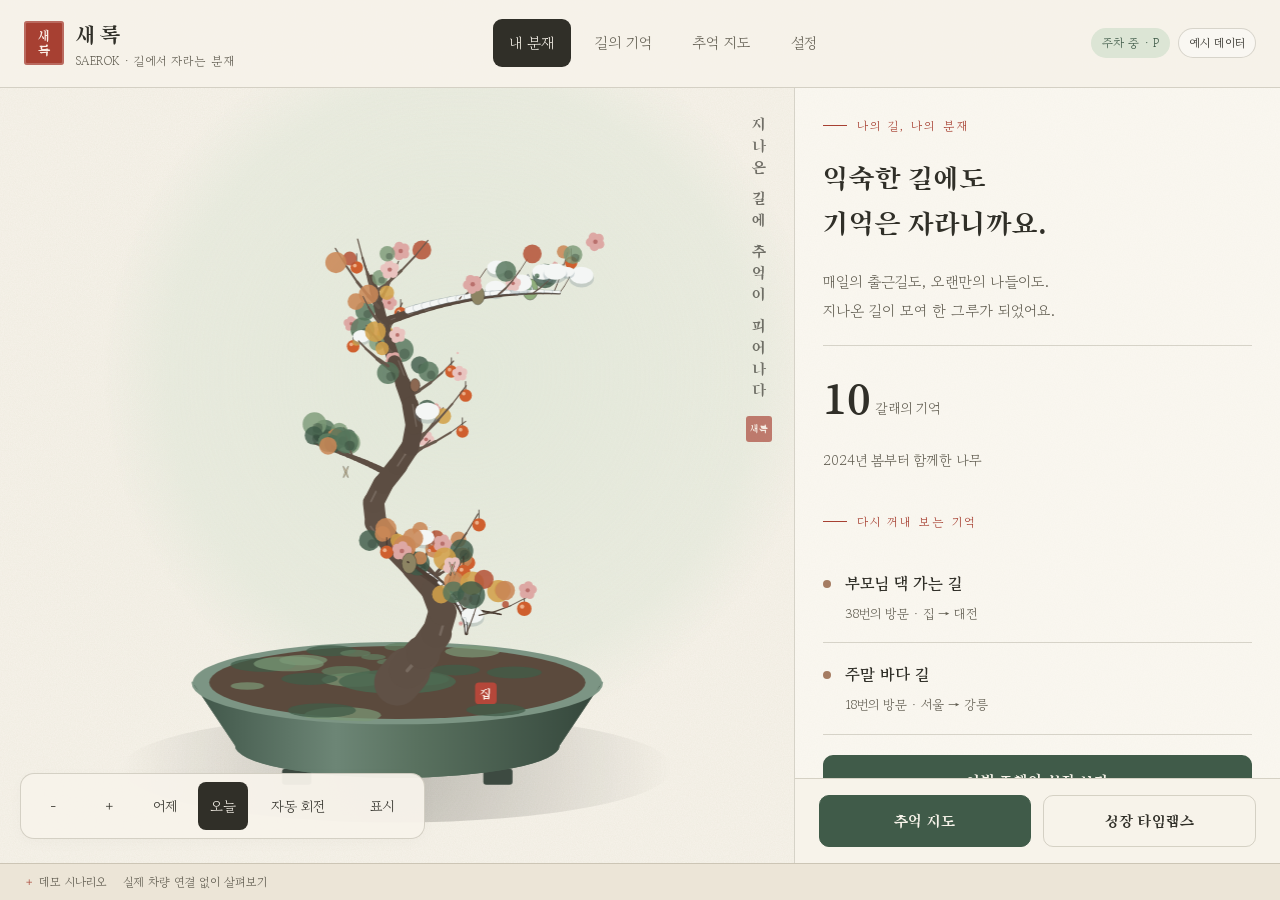
<file: prototype/새록 프로토타입 스포트라이트.html>
<!DOCTYPE html>
<html lang="ko">
<head>
<meta charset="utf-8">
<meta name="viewport" content="width=device-width, initial-scale=1">
<title>새록 분재 데모 (스포트라이트)</title>
<style>
:root{
  /* 한 폭의 수묵 분재도: 왼쪽은 그림(분재), 오른쪽은 화첩의 글(리포트). 한지 위 먹과 낙관. */
  --paper:#F6F3EC; --paper-deep:#ECE6D8; --ink:#2B2A26; --ink-soft:#6E695F; --line:rgba(43,42,38,.16);
  --forest:#405C49; --sage:#DCE5D5; --wood:#A57C62; --blossom:#DDA8A4; --autumn:#C98757; --snow:#F4F6F5; --seal:#B5473A;
  --display:"Song Myung","Gowun Batang","Nanum Myeongjo","Apple SD Gothic Neo",serif;
  --body:"Gowun Batang","Nanum Myeongjo","Apple SD Gothic Neo","Malgun Gothic",serif;
  color-scheme:light;
}
*{box-sizing:border-box;margin:0}
html,body{height:100%}
body{word-break:keep-all;background:var(--paper);color:var(--ink);font-family:var(--body);font-size:15px;line-height:1.6;
  background-image:url("data:image/svg+xml,%3Csvg xmlns='http://www.w3.org/2000/svg' width='220' height='220'%3E%3Cfilter id='n'%3E%3CfeTurbulence type='fractalNoise' baseFrequency='.85' numOctaves='3' seed='4'/%3E%3CfeColorMatrix values='0 0 0 0 .35 0 0 0 0 .3 0 0 0 0 .22 0 0 0 .09 0'/%3E%3C/filter%3E%3Crect width='220' height='220' filter='url(%23n)'/%3E%3C/svg%3E");}
button{font:inherit;color:inherit;cursor:pointer;border:0;background:none}
button:focus-visible,input:focus-visible{outline:2px solid var(--forest);outline-offset:2px}
.app{height:100%;display:flex;flex-direction:column;min-height:0}

/* 상단 */
.bar{display:flex;align-items:center;gap:20px;padding:10px 22px;border-bottom:1px solid var(--line);flex-wrap:wrap}
.brand{display:flex;align-items:center;gap:12px}
.seal{display:grid;place-items:center;width:38px;height:38px;background:var(--seal);color:#fbeee6;font-family:var(--display);font-size:14px;line-height:1.05;border-radius:5px;text-align:center;box-shadow:inset 0 0 0 2px rgba(255,255,255,.22)}
.brand b{font-family:var(--display);font-weight:400;font-size:21px;letter-spacing:.08em}
.brand small{display:block;color:var(--ink-soft);font-size:12px;letter-spacing:.04em;margin-top:-3px}
.steps{display:flex;gap:6px;list-style:none;padding:0;margin-left:auto;font-size:13px;color:var(--ink-soft)}
.steps li{display:flex;align-items:center;gap:6px;padding:2px 4px}
.steps li::before{content:"";width:7px;height:7px;border-radius:50%;border:1px solid var(--ink-soft)}
.steps li+li{margin-left:2px}
.steps li.on{color:var(--ink)}
.steps li.on::before{background:var(--seal);border-color:var(--seal)}
.steps li.done::before{background:var(--ink-soft)}
.status{display:flex;align-items:center;gap:8px;font-size:13px;color:var(--ink-soft);flex-wrap:wrap}
.pill{border:1px solid var(--line);border-radius:999px;padding:1px 10px;font-size:12px;color:var(--ink);background:rgba(255,255,255,.4)}
.pill.park{border-color:transparent;background:var(--sage);color:var(--forest)}

/* 본문: 좌 그림 / 우 글 */
main{flex:1;display:flex;min-height:0}
.stage{position:relative;flex:1.72;min-width:0;min-height:0;overflow:hidden}
canvas{position:absolute;inset:0;width:100%;height:100%;touch-action:none;cursor:grab}
canvas.drag{cursor:grabbing}
.inscription{position:absolute;top:22px;right:20px;writing-mode:vertical-rl;font-family:var(--display);font-size:17px;letter-spacing:.32em;color:var(--ink);opacity:.72;pointer-events:none}
.inscription::after{content:"새록";display:inline-grid;place-items:center;writing-mode:horizontal-tb;width:26px;height:26px;margin-top:12px;background:var(--seal);color:#fbeee6;font-size:10px;letter-spacing:0;border-radius:3px;line-height:1}
.tools{position:absolute;left:18px;bottom:16px;display:flex;align-items:center;gap:8px;flex-wrap:wrap;max-width:calc(100% - 36px)}
.tool{height:36px;min-width:36px;padding:0 13px;border-radius:999px;border:1px solid var(--line);background:rgba(246,243,236,.86);font-size:13px}
.tool:hover{border-color:var(--ink-soft)}
.tool[aria-pressed="true"]{background:var(--forest);color:var(--paper);border-color:var(--forest)}
.seg{display:flex;border:1px solid var(--line);border-radius:999px;overflow:hidden;background:rgba(246,243,236,.86)}
.seg button{height:34px;padding:0 13px;font-size:13px}
.seg button[aria-pressed="true"]{background:var(--ink);color:var(--paper)}
.hint{font-size:12px;color:var(--ink-soft)}
.app:not([data-mode="report"]) .only-report{display:none}
.app[data-mode="morph"] .tools,.app[data-mode="lapse"] .tools{display:none}
.toast{position:absolute;left:50%;top:18px;transform:translateX(-50%);max-width:min(520px,calc(100% - 120px));padding:9px 18px;border-radius:999px;background:var(--ink);color:var(--paper);font-size:14px;text-align:center;opacity:0;transition:opacity .4s;pointer-events:none}
.toast.show{opacity:.92}
.caption{position:absolute;left:0;right:0;bottom:26px;text-align:center;padding:0 60px;pointer-events:none;display:none}
.app[data-mode="lapse"] .caption,.app[data-mode="morph"] .caption{display:block}
.caption p{display:inline-block;font-family:var(--display);font-size:clamp(17px,2.1vw,24px);background:linear-gradient(transparent 58%,rgba(220,229,213,.9) 58%);padding:0 8px;text-wrap:balance}

.panel{flex:1;min-width:300px;max-width:470px;border-left:1px solid var(--line);padding:22px 24px 26px;overflow-y:auto;display:flex;flex-direction:column;gap:16px;background:rgba(255,255,255,.22)}
.eyebrow{font-size:12px;letter-spacing:.2em;color:var(--seal)}
h1{font-family:var(--display);font-weight:400;font-size:25px;line-height:1.4;text-wrap:balance}
h2{font-family:var(--display);font-weight:400;font-size:16px;color:var(--ink-soft);letter-spacing:.06em}
.lede{color:var(--ink-soft);font-size:14px}
.chips{display:flex;flex-wrap:wrap;gap:6px}
.chip{border:1px solid var(--line);border-radius:999px;padding:2px 11px;font-size:13px;font-variant-numeric:tabular-nums;background:rgba(255,255,255,.45)}
.chip b{font-weight:700}
.legend{list-style:none;padding:0;display:grid;gap:5px}
.legend li{display:grid;grid-template-columns:52px 1fr auto;align-items:center;gap:10px;font-size:14px}
.legend small{color:var(--ink-soft);font-variant-numeric:tabular-nums}
.btn{display:flex;align-items:center;justify-content:center;gap:8px;height:50px;border-radius:999px;background:var(--forest);color:var(--paper);font-family:var(--display);font-size:18px;letter-spacing:.1em;width:100%}
.btn:hover{background:#34503e}
.btn.line{background:none;color:var(--ink);border:1px solid var(--line);height:42px;font-size:15px;letter-spacing:.04em}
.btn.line:hover{border-color:var(--ink-soft);background:rgba(255,255,255,.5)}
.btn.warn{border-color:rgba(181,71,58,.5);color:var(--seal)}
.btn[disabled]{opacity:.45;cursor:not-allowed}
.row{display:flex;gap:8px}
.cards{display:grid;gap:8px}
.card{display:grid;grid-template-columns:14px 1fr;gap:12px;align-items:start;text-align:left;width:100%;padding:12px 14px;border:1px solid var(--line);border-radius:14px;background:rgba(255,255,255,.5)}
button.card:hover{border-color:var(--ink-soft)}
.card i{width:11px;height:11px;border-radius:50%;margin-top:7px;background:var(--c,var(--wood))}
.card small{display:block;color:var(--ink-soft);font-size:12px}
.score{display:grid;gap:6px}
.score .barline{height:6px;border-radius:3px;background:var(--paper-deep);overflow:hidden;display:flex}
.score .barline span{background:var(--forest)}
.score .barline em{background:var(--seal)}
.score p{font-size:14px;font-variant-numeric:tabular-nums}
.spacer{flex:1}
/* 타임랩스 패널 */
.when{font-family:var(--display);font-size:38px;line-height:1.1;font-variant-numeric:tabular-nums}
.when small{font-size:17px;color:var(--ink-soft);margin-left:8px}
.prog{height:2px;background:var(--line);position:relative;margin:6px 0}
.prog span{position:absolute;left:0;top:0;bottom:0;background:var(--ink)}
.prog i{position:absolute;top:-4px;width:10px;height:10px;border-radius:50%;background:var(--seal);margin-left:-5px}
.log{list-style:none;padding:0;display:grid;gap:6px;font-size:14px;min-height:150px;align-content:start}
.log li{padding-left:14px;position:relative;color:var(--ink-soft)}
.log li::before{content:"";position:absolute;left:0;top:.72em;width:6px;height:6px;border-radius:50%;background:var(--wood)}
.log li:first-child{color:var(--ink)}
/* 가지 상세 */
dl{display:grid;grid-template-columns:auto 1fr;gap:4px 16px;font-size:14px}
dt{color:var(--ink-soft)}
dd{font-variant-numeric:tabular-nums}
.memo{font-family:var(--display);font-size:17px;line-height:1.55;padding:12px 14px;border-left:3px solid var(--blossom);background:rgba(221,168,164,.13);border-radius:0 12px 12px 0}
.prune{display:grid;gap:10px;padding:14px;border:1px solid var(--line);border-radius:14px;background:rgba(255,255,255,.45)}
.prune label{display:flex;justify-content:space-between;font-size:14px}
input[type=range]{width:100%;accent-color:var(--forest)}
.note{font-size:12px;color:var(--ink-soft)}
.back{align-self:flex-start;font-size:13px;color:var(--ink-soft);border-bottom:1px solid var(--line)}

@media (max-width:820px){
  main{flex-direction:column}
  .stage{flex:none;height:56%}
  .panel{max-width:none;border-left:0;border-top:1px solid var(--line);padding:18px 16px 22px}
  .steps{display:none}
  .status{margin-left:auto}
  .inscription{font-size:14px;top:12px;right:10px}
  .hint{display:none}
}
@media (prefers-reduced-motion:reduce){.toast{transition:none}}
html,body{width:100%;height:100%;overflow:hidden}
.app{height:100dvh;min-height:0}
.bar{flex:none}
.panel .btn{flex-shrink:0}
@media(max-width:820px){.panel{flex:1;min-height:0;overflow-y:auto}}
</style>


<style>
[hidden]{display:none!important}
button{-webkit-tap-highlight-color:transparent}
.tool[aria-pressed="true"],.tool[aria-pressed="true"]:hover{background:var(--forest);color:var(--paper);border-color:var(--forest)}
.touch-guide{position:absolute;left:20px;top:18px;bottom:auto;padding:6px 10px;background:rgba(247,243,234,.85);border-radius:6px;max-width:calc(100% - 40px);font-size:12px;line-height:1.7;color:var(--ink-soft);pointer-events:none;overflow-wrap:anywhere}
.app[data-mode="morph"] .touch-guide,.app[data-mode="lapse"] .touch-guide{display:none}
@media(max-width:820px){.touch-guide{display:none}}
</style>
<style>
/* Warm paper, ink and a quiet seal; native WebView touch layout. */
:root{--paper:#F7F3EA;--paper-deep:#ECE5D7;--ink:#302F28;--ink-soft:#625E52;--forest:#405B49;--line:rgba(78,69,48,.20);--seal:#A74032}
body{font-size:16px;line-height:1.65}
button,input{touch-action:manipulation}
button{white-space:normal;overflow-wrap:anywhere;word-break:keep-all;line-height:1.5;transition:background-color .16s,border-color .16s}
button:active{background-color:var(--paper-deep)}
button:focus-visible,input:focus-visible,summary:focus-visible{outline:3px solid var(--forest);outline-offset:3px}
.bar{padding:16px 24px;gap:16px;background:rgba(247,243,234,.94);align-items:center}
.brand{flex:none}.brand b{letter-spacing:.16em;font-size:23px}.brand small{font-size:12px}
.seal{border-radius:3px;background:var(--seal);width:40px;height:44px}
.steps{gap:12px;counter-reset:step;flex-wrap:wrap;justify-content:center}
.steps li{gap:6px;font-size:13px;padding:4px 0;margin:0!important;white-space:normal}
.steps li::before{counter-increment:step;content:counter(step,decimal-leading-zero);width:auto;height:auto;border:0;background:none!important;color:var(--ink-soft);font-size:11px}
.steps li.on{font-weight:700;color:var(--seal)}.steps li.on::before{color:var(--seal)}
.status{margin-left:auto;font-size:12px;gap:8px;max-width:100%}.status>span:first-child{display:none}
.pill{padding:4px 10px;white-space:normal;overflow-wrap:anywhere}
.stage{flex:1;min-width:0;background:radial-gradient(ellipse at 45% 45%,#e8e9db44,transparent 65%)}
.inscription{top:28px;right:22px;font-size:16px;opacity:.66;letter-spacing:.35em}
.panel{flex:0 0 38%;min-width:350px;max-width:490px;padding:0;gap:0;overflow:hidden;background:rgba(255,253,248,.52)}
.panel-body{display:flex;flex-direction:column;gap:20px;flex:1;min-height:0;overflow-y:auto;padding:28px;scroll-padding:16px}
.panel-body>*{flex-shrink:0;min-width:0;max-width:100%}
.panel-actions{flex:none;display:flex;gap:12px;padding:16px 24px;border-top:1px solid var(--line);background:var(--paper)}
.panel-actions>*{flex:1;min-width:0}
.panel-actions .btn:first-child{background:var(--forest);color:var(--paper);border-color:var(--forest)}
.eyebrow{font-size:12px;letter-spacing:.16em;color:var(--seal);display:flex;align-items:center;gap:10px}
.eyebrow::before{content:'';height:1px;width:24px;background:var(--seal);flex:none}
h1{font-size:clamp(25px,2.3vw,32px);line-height:1.55;text-wrap:balance;overflow-wrap:anywhere}
h2{font-size:17px;color:var(--ink)}
.lede{font-size:15px;line-height:1.95}
.chip{padding:5px 10px;border-radius:6px;font-size:13px;white-space:normal;overflow-wrap:anywhere;background:#EEE7D955;border-color:transparent}
.chips{gap:8px;align-items:start}.chips b{color:var(--ink)}
.score{padding:16px 0;border-top:1px solid var(--line);border-bottom:1px solid var(--line);gap:12px}
.score p{font-size:13px;line-height:1.8}.score .barline{height:4px}
.cards{gap:0}.card{border:0;border-bottom:1px solid var(--line);border-radius:0;padding:18px 0;background:transparent;gap:12px;font-size:16px;line-height:1.7;grid-template-columns:10px minmax(0,1fr)}
.card>span{min-width:0;overflow-wrap:anywhere}.card small{font-size:13px;margin-top:6px;line-height:1.65}.card:hover{background:#EEE7D955}.card i{width:8px;height:8px;margin-top:10px}
.route-label{font-weight:700;font-size:17px}.card small{color:var(--ink-soft)}
.btn,.btn.line{height:auto;min-height:52px;padding:12px 16px;border-radius:10px;font-size:16px;letter-spacing:.02em;min-width:0;white-space:normal;overflow-wrap:anywhere;text-align:center;flex-shrink:0}
.btn:hover{background:#354F3F}.btn.line:hover{background:var(--paper-deep)}
.row{gap:12px;min-width:0;flex-wrap:wrap}.row>.btn{flex:1 1 130px;min-width:0}
.tools{bottom:20px;left:20px;gap:8px;max-width:calc(100% - 40px);padding:8px;border:1px solid var(--line);border-radius:14px;background:rgba(247,243,234,.95)}
.tool{height:auto;min-height:48px;min-width:48px;padding:10px 14px;border-radius:8px;font-size:14px;background:transparent;border-color:transparent}
.tool:hover{background:var(--paper-deep)}
.seg{border-radius:8px;background:transparent;gap:8px;border:0;overflow:visible}.seg button{min-height:48px;min-width:48px;padding:8px 12px;border-radius:8px;font-size:14px}
.hint{display:none}.back{min-height:48px;padding:8px 0;line-height:1.6;border:0}
.prune{border-radius:10px;padding:16px;gap:16px}.prune label{flex-wrap:wrap;gap:8px}input[type=range]{min-height:48px}
dl{grid-template-columns:minmax(80px,auto) minmax(0,1fr);gap:12px 16px;font-size:15px}dd{overflow-wrap:anywhere}
.memo{font-size:18px;line-height:1.8;padding:16px;border-radius:0}
.note{font-size:13px;line-height:1.8}.legend{gap:12px}.legend li{grid-template-columns:52px minmax(0,1fr) auto;font-size:14px;gap:8px}
.toast{font-size:14px;border-radius:10px;max-width:calc(100% - 48px);padding:12px 18px;overflow-wrap:anywhere}
.caption p{line-height:1.7;font-size:20px}.log{min-height:160px;line-height:1.8;gap:12px}
.when{font-size:36px;line-height:1.4}.when small{display:inline-block}
@media(max-width:1050px){.bar{padding:12px 20px}.steps{gap:8px}.brand small{display:none}.panel-body{padding:24px}.panel-actions{padding:16px}.tool{font-size:13px;padding:10px}.tools{left:12px;bottom:12px;max-width:calc(100% - 24px)}.status{display:none}}
@media(max-width:820px){.bar{gap:12px;flex-wrap:wrap}.brand b{font-size:21px}.steps{margin-left:auto}.steps li{font-size:12px}.stage{flex:none;height:44%;min-height:180px}.panel{flex:1;min-width:0;max-width:none;min-height:0}.panel-body{padding:20px;gap:16px}.panel-actions{padding:12px 20px}.inscription{right:14px;top:20px;font-size:14px}.tools{padding:4px;gap:8px}.tool{font-size:12px}.seg button{font-size:12px}.caption{padding:0 24px;bottom:20px}h1{font-size:26px}.steps li::before{display:none}}
@media(max-width:440px){.bar{padding:12px 16px}.brand{gap:8px}.seal{width:32px;height:36px}.steps{width:100%;justify-content:space-between;margin:0}.stage{height:38%;min-height:170px}.inscription{display:none}.tools{left:8px;bottom:8px;max-width:calc(100% - 16px);gap:8px}.tool{padding:8px}.seg{gap:8px}.panel-actions{padding:12px 16px;gap:8px}.panel-body{padding:20px 16px}.panel-actions .btn{font-size:14px;padding:10px 12px}.tool[data-act=rotation]{display:none}}
@media(prefers-reduced-motion:reduce){*,*::before,*::after{transition:none!important;scroll-behavior:auto!important}}
/* Four destinations, stable touch controls, and a reversible preview stage. */
.nav{display:flex;gap:8px;margin-left:auto;flex-wrap:wrap}
.nav button{min-height:48px;padding:10px 16px;border-radius:9px;font-size:15px;color:var(--ink-soft)}
.nav button.active{background:var(--ink);color:var(--paper)}
.nav button:disabled{opacity:.45}
.hero-number{font:48px var(--display);line-height:1.3}.hero-number small{font:14px var(--body);color:var(--ink-soft)}
.quiet{color:var(--ink-soft);font-size:14px}.divider{height:1px;background:var(--line)}
.setting-row{display:flex;align-items:center;justify-content:space-between;gap:16px;min-height:64px;padding:16px 0;border-bottom:1px solid var(--line);width:100%;text-align:left}
.setting-row>span,.setting-row>div{min-width:0;overflow-wrap:anywhere}.setting-row small{display:block;font-size:13px;line-height:1.7;color:var(--ink-soft)}
.switch{min-width:64px;min-height:48px;flex-shrink:0;padding:10px 16px;border:1px solid var(--line);border-radius:8px}
.switch[aria-pressed=true]{background:var(--forest);color:var(--paper)}
.field{width:100%;min-height:48px;display:block;margin-top:8px;padding:12px;border:1px solid var(--line);border-radius:8px;background:var(--paper);font:inherit;color:var(--ink)}
.danger-box{border-left:3px solid var(--seal);padding:16px;background:#A740320A}
.demo-bar{flex:none;border-top:1px solid var(--line);background:var(--paper-deep);padding:8px 24px;font-size:12px;color:var(--ink-soft)}
.demo-bar summary{cursor:pointer;list-style:none}.demo-bar summary::before{content:'＋ ';color:var(--seal)}.demo-bar details[open] summary::before{content:'− '}
.demo-bar summary span{margin-left:12px}.demo-bar p{line-height:1.8}.demo-actions{display:flex;flex-wrap:wrap;gap:8px;margin:12px 0}.demo-actions button{min-height:48px;padding:10px 16px;background:var(--paper);border-radius:8px}
.mark-slot{width:68px;min-width:68px;height:48px;flex:none;display:inline-flex;align-items:stretch;justify-content:stretch}
.mark-slot #btnMarks{display:block!important;min-width:0;width:100%;opacity:0;visibility:hidden;transform:translateY(6px) scale(.94);pointer-events:none;transition:opacity .18s ease,transform .18s ease,visibility .18s}
.mark-slot #btnMarks.mark-visible{opacity:1;visibility:visible;transform:translateY(0) scale(1);pointer-events:auto}
.app[data-page=settings] .tools,.app[data-page=privacy] .tools,.app[data-page=delete-all] .tools,.app[data-driving=true] .tools{display:none}
.touch-guide{top:auto;bottom:8px;left:50%;transform:translate(-50%,8px);max-width:calc(100% - 32px);width:max-content;text-align:center;background:var(--ink);color:var(--paper);padding:10px 16px;border-radius:8px;opacity:0;visibility:hidden;z-index:6;transition:opacity .3s,transform .3s,visibility .3s;font-size:12px}
.touch-guide.first-hint{opacity:.96;visibility:visible;transform:translate(-50%,0)}
.tools{bottom:24px}.first-hint~*{pointer-events:auto}
dialog{margin:auto;width:min(460px,calc(100% - 32px));padding:28px;border:1px solid var(--line);border-radius:14px;background:var(--paper);color:var(--ink);font:16px/1.8 var(--body);box-shadow:0 24px 80px #302F282A;max-height:calc(100dvh - 32px);overflow:auto}
dialog::backdrop{background:rgba(37,38,31,.48)}dialog h2{font:28px/1.5 var(--display);margin:16px 0}dialog .row{margin-top:24px}dialog .trim-change{font-size:24px;color:var(--seal);margin-bottom:12px}
.prune .btn:disabled{opacity:.4;cursor:default}
@media(max-width:1050px){.nav button{padding:10px 12px;font-size:14px}.nav{gap:4px}.brand small{display:none}}
@media(max-width:820px){.nav{width:100%;display:grid;grid-template-columns:repeat(4,minmax(0,1fr));gap:8px;margin:0}.nav button{padding:8px 6px;font-size:13px}.bar{gap:8px}.brand{display:none}.touch-guide{display:block}.demo-bar{padding:6px 16px}.demo-bar summary span{display:none}}
@media(max-width:600px){.tool[data-act=rotation]{display:block}.tool[data-act=zoom-in],.tool[data-act=zoom-out]{display:none}.tools{bottom:12px}.mark-slot{width:56px;min-width:56px}.tool{padding:8px 10px}.touch-guide{font-size:11px;bottom:4px;padding:6px 10px}}
@media(prefers-reduced-motion:reduce){.mark-slot #btnMarks,.touch-guide{transition:none;transform:none}.touch-guide{transform:translateX(-50%)}.touch-guide.first-hint{transform:translateX(-50%)}}


.app{position:relative}

.tool[aria-pressed="true"],.tool[aria-pressed="true"]:hover{background:var(--forest);color:var(--paper);border-color:var(--forest)}

/* Only the trailing area changes width; existing touch targets stay anchored. */
.tools{gap:8px;transition:box-shadow .24s ease}
.mark-slot{width:0;min-width:0;margin-left:-8px;overflow:hidden;transition:width .24s cubic-bezier(.2,.75,.25,1),margin-left .24s cubic-bezier(.2,.75,.25,1)}
.growth-available .mark-slot{width:68px;margin-left:0}
.mark-slot #btnMarks{width:68px;min-width:68px;flex:none;transform-origin:left center;transition:opacity .18s ease,transform .22s cubic-bezier(.2,.8,.2,1),visibility .18s}
.growth-available{box-shadow:0 4px 16px #302F2806}
.prune [data-act=cut]:not(:disabled){background:var(--seal);border-color:var(--seal);color:var(--paper)}
.prune [data-act=cut]:not(:disabled):hover,.prune [data-act=cut]:not(:disabled):active{background:#873326;border-color:#873326;color:var(--paper)}
@media(max-width:600px){.growth-available .mark-slot{width:56px}.mark-slot #btnMarks{width:56px;min-width:56px}}
@media(prefers-reduced-motion:reduce){.mark-slot,.mark-slot #btnMarks,.tools{transition:none!important}}

@media(max-width:1100px){.tool[data-act=zoom-in],.tool[data-act=zoom-out]{display:none}}

</style>
<link rel="preconnect" href="https://fonts.googleapis.com">
<link rel="preconnect" href="https://fonts.gstatic.com" crossorigin>
<link href="https://fonts.googleapis.com/css2?family=Gowun+Batang:wght@400;700&family=Song+Myung&display=swap" rel="stylesheet">
</head>
<body>
<div class="app" id="app" data-mode="map">
  <header class="bar">
    <div class="brand"><span class="seal">새<br>록</span><div><b>새록</b><small>SAEROK · 길에서 자라는 분재</small></div></div>
    <ol class="steps" id="steps" hidden><li data-s="map">추억 지도</li><li data-s="morph">분재로</li><li data-s="lapse">타임랩스</li><li data-s="report">리포트</li></ol>
    <nav class="nav" aria-label="주요 메뉴"><button data-act="home">내 분재</button><button data-act="routes">길의 기억</button><button data-act="map">추억 지도</button><button data-act="settings">설정</button></nav><div class="status"><span>2026년 11월 13일 금요일 · 늦가을, 맑음</span><span class="pill park" id="gearStatus">주차 중 · P</span><span class="pill">예시 데이터</span></div>
  </header>
  <main>
    <section class="stage" id="stage" aria-label="분재와 추억 지도">
      <canvas id="cv" role="img" aria-label="지나온 길이 자라는 분재. 오른쪽 목록에서도 길의 기억을 선택할 수 있습니다."></canvas>
      <p class="inscription">지나온 길에 추억이 피어나다</p>
      <div class="caption"><p id="caption"></p></div>
      <div class="toast" id="toast" role="status"></div>
      <div class="tools">
        <button class="tool" data-act="zoom-out" aria-label="축소">－</button>
        <button class="tool" data-act="zoom-in" aria-label="확대">＋</button>
        
        <div class="seg only-report" role="group" aria-label="어제와 오늘 비교">
          <button data-act="day-prev" id="btnPrev" aria-pressed="false">어제</button>
          <button data-act="day-now" id="btnNow" aria-pressed="true">오늘</button>
        </div>
        <button class="tool only-report" data-act="rotation" aria-pressed="false">자동 회전</button><span class="mark-slot only-report"><button class="tool only-report" data-act="marks" id="btnMarks" aria-pressed="false">표시</button></span><span class="hint" id="hint"></span>
      </div>
    </section>
    <aside class="panel" id="panel"></aside>
  </main><footer class="demo-bar"><details><summary>데모 시나리오 <span>실제 차량 연결 없이 살펴보기</span></summary><div class="demo-actions"><button data-act="demo-drive">주행 시작</button><button data-act="demo-park">주차 · 성장 확인</button><button data-act="welcome">첫 실행 안내</button><button data-act="demo-empty">첫 주행 전</button><button data-act="demo-reset">예시 기록 복원</button></div><p>차량 신호·권한·보호 구역·삭제는 이 페이지의 시뮬레이션입니다. 새로고침하면 초기화됩니다.</p></details></footer><p class="touch-guide">두 손가락으로 확대·축소 · 한 손가락으로 돌리기 / 지도 이동</p>
</div>

<dialog id="trimDialog" aria-labelledby="trimTitle" aria-describedby="trimWarning">
<p class="eyebrow">다듬기 전, 한 번 더</p><h2 id="trimTitle">이 굵기로 다듬을까요?</h2><p class="trim-change" id="trimChange"></p><p id="trimWarning">한 번 다듬은 굵기는 되돌릴 수 없어요.<br>다시 굵게 키우려면 이 길을 주행해야 해요.</p><div class="row"><button class="btn line" data-act="dismiss-trim" autofocus>취소</button><button class="btn" data-act="confirm-trim">다듬기 확정</button></div></dialog>
<script>
(()=>{'use strict';
/* ───────── 기본 도구 ───────── */
const clamp=(x,a=0,b=1)=>Math.max(a,Math.min(b,x)), lerp=(a,b,t)=>a+(b-a)*t;
const ease=t=>t<.5?2*t*t:1-Math.pow(-2*t+2,2)/2;
function rng(seed){return()=>{seed|=0;seed=seed+0x6D2B79F5|0;let t=Math.imul(seed^seed>>>15,1|seed);t=t+Math.imul(t^t>>>7,61|t)^t;return((t^t>>>14)>>>0)/4294967296}}
function pw(v,T){if(v<=T[0][0])return T[0][1];for(let i=1;i<T.length;i++)if(v<=T[i][0]){const a=T[i-1],b=T[i];return lerp(a[1],b[1],(v-a[0])/(b[0]-a[0]))}return T[T.length-1][1]}
function cr(P,s){const n=P.length-1,x=clamp(s*n,0,n-1e-6),i=Math.floor(x),u=x-i,p0=P[Math.max(0,i-1)],p1=P[i],p2=P[i+1],p3=P[Math.min(n,i+2)];
  return p1.map((_,k)=>.5*(2*p1[k]+(-p0[k]+p2[k])*u+(2*p0[k]-5*p1[k]+4*p2[k]-p3[k])*u*u+(-p0[k]+3*p1[k]-3*p2[k]+p3[k])*u*u*u))}
function at(pts,f){const x=clamp(f)*(pts.length-1),i=Math.min(pts.length-2,Math.floor(x)),u=x-i,a=pts[i],b=pts[i+1];return{x:lerp(a.x,b.x,u),y:lerp(a.y,b.y,u),z:lerp(a.z,b.z,u),w:lerp(a.w,b.w,u)}}
const $=s=>document.querySelector(s);
const motionQuery=matchMedia('(prefers-reduced-motion: reduce)');
let REDUCED=motionQuery.matches,autoRotate=false;
motionQuery.addEventListener('change',e=>{REDUCED=e.matches;if(REDUCED)autoRotate=false;const b=document.querySelector('[data-act=rotation]');if(b)b.setAttribute('aria-pressed',autoRotate)});

/* ───────── 데이터: 집과 길 (예시) ───────── */
const DAY=864e5, TODAY=+new Date('2026-11-13');
const SN={sp:'봄',su:'여름',au:'가을',wi:'겨울'};
const STAGE=['','새로운 눈','자라는 눈','갓 돋은 가지','어린 가지','성숙한 가지','주요 가지'];
const stageOf=v=>v<1?0:v<2?1:v<4?2:v<7?3:v<15?4:v<30?5:6;
// 길: way=[경도,위도], at=부모 가지 위 위치, el=올림각, len=가지 길이
const ROUTES=[
 {id:'r1',name:'출근길',desc:'집 → 서울',parent:null,way:[[127.01,37.27],[127.07,37.41],[126.98,37.57]],first:'2024-03-02',fs:'sp',q:{sp:53,su:52,au:55,sn:9,dr:42},memo:'매일의 출근이 이 분재의 줄기가 되었어요.'},
 {id:'r2',name:'부모님 댁 가는 길',desc:'집 → 대전',parent:'r1',at:.30,el:.2,len:1.5,droop:.26,way:[[127.01,37.27],[127.13,36.95],[127.31,36.6],[127.38,36.35]],first:'2024-03-16',fs:'sp',q:{sp:4,su:6,au:19,sn:2,dr:6},memo:'추석 무렵이면 이 가지가 부쩍 자라요.'},
 {id:'r5',name:'단골 카페 길',desc:'집 → 인천',parent:'r1',at:.50,el:.32,len:.95,droop:.2,way:[[127.01,37.27],[126.85,37.36],[126.62,37.47]],first:'2024-06-08',fs:'su',q:{sp:1,su:8,au:2},memo:'여름 저녁마다 들르던 길이에요.'},
 {id:'r8',name:'춘천 호수길',desc:'서울 → 춘천',parent:'r1',at:.70,el:.45,len:.8,droop:.15,way:[[126.98,37.57],[127.35,37.73],[127.73,37.88]],first:null,memo:'오늘 처음 만난 길이에요. 세 번 더 찾으면 가지가 돋아나요.'},
 {id:'r3',name:'주말 바다 길',desc:'서울 → 강릉',parent:'r1',at:.86,el:.38,len:1.3,droop:.3,way:[[126.98,37.57],[127.5,37.45],[128.2,37.5],[128.7,37.68],[128.9,37.75]],first:'2024-07-20',fs:'su',q:{sp:2,su:4,au:2,sn:7,dr:1},memo:'눈 오는 날 일곱 번, 이 길 끝에는 늘 겨울 바다가 있었어요.'},
 {id:'r4',name:'벚꽃 드라이브',desc:'대전 → 전주',parent:'r2',at:.55,el:.55,len:.8,droop:.2,way:[[127.38,36.35],[127.25,36.1],[127.15,35.82]],first:'2025-04-05',fs:'sp',q:{sp:6,su:1,au:1},memo:'봄마다 찾은 길이라 꽃이 가장 먼저 피어요.'},
 {id:'r6',name:'부산 여행길',desc:'대전 → 부산',parent:'r2',at:.82,el:.12,len:.9,droop:.15,way:[[127.38,36.35],[127.9,36.15],[128.6,35.87],[128.9,35.5],[129.08,35.18]],first:'2025-08-02',fs:'su',q:{su:2,au:1,dr:1},memo:'첫 여행의 기억이 어린 가지로 남았어요.'},
 {id:'r9',name:'광주 가는 길',desc:'전주 → 광주',parent:'r4',at:.8,el:.35,len:.5,droop:.1,way:[[127.15,35.82],[126.95,35.5],[126.85,35.16]],first:'2026-04-11',fs:'sp',q:{sp:1},memo:'두 번의 봄이 담긴 작은 눈이에요.'},
 {id:'r7',name:'속초 가는 길',desc:'강릉 → 속초',parent:'r3',at:.85,el:.75,len:.62,droop:.1,way:[[128.9,37.75],[128.75,38.0],[128.59,38.21]],first:'2025-01-18',fs:'sn',q:{su:1,sn:1},memo:'처음 눈이 내리던 날에도 이 길을 지나갔어요.'},
 {id:'r10',name:'정선 고갯길',desc:'평창 → 정선',parent:'r3',at:.5,el:.18,len:.55,droop:.1,way:[[128.2,37.5],[128.45,37.46],[128.66,37.38]],first:'2024-11-09',fs:'au',q:{},memo:'2년 만에 이 길에 다시 물을 주셨네요.'},
];
const IDX={};ROUTES.forEach((r,i)=>IDX[r.id]=i);
const N=22;
ROUTES.forEach((r,i)=>{
  r.pi=r.parent?IDX[r.parent]:-1; r.lv=r.pi<0?0:ROUTES[r.pi].pi<0?1:2;
  const a=r.way[0],b=r.way[r.way.length-1]; r.az=Math.atan2(-(b[1]-a[1]),(b[0]-a[0])*.81); r.ph=i*1.7;
  r.mp=[];for(let k=0;k<N;k++)r.mp.push(cr(r.way,k/(N-1)));
  // 잔가지와 장식 자리 (고정 시드 → 언제 봐도 같은 나무)
  const rnd=rng(31+i*13), nt=r.lv===0?15:r.lv===1?9:6; r.tw=[];
  for(let k=0;k<nt;k++)r.tw.push({s:r.lv===0?.5+.5*rnd():.3+.7*rnd(),az:r.lv===0?rnd()*6.283:r.az+(rnd()-.5)*2.6,el:.1+.75*rnd(),len:.15+.2*rnd(),minV:r.lv===0?7+rnd()*rnd()*42:7+rnd()*16});
  r.tw.sort((x,y)=>x.minV-y.minV);
  const g=()=>(rnd()+rnd()+rnd()-1.5)*.9, pool=n=>Array.from({length:n},()=>({h:rnd()<.8?Math.floor(rnd()*nt):-1,u:.35+.65*rnd(),o:[g()*.11,Math.abs(g())*.07+.02,g()*.11],hue:rnd(),sz:.8+.5*rnd()}));
  r.an={sp:pool(22),su:pool(30),au:pool(24),sn:pool(18),fr:Array.from({length:6},(_,k)=>({h:(k*2+1)%nt,u:1,o:[g()*.03,-.05,g()*.03],hue:rnd(),sz:1}))};
});

/* ───────── 성장 이벤트: 방문 기록을 시간순으로 ───────── */
const seasonOf=t=>{const m=new Date(t).getMonth();return m>=2&&m<=4?'sp':m>=5&&m<=7?'su':m>=8&&m<=10?'au':'wi'};
let EV=[];
ROUTES.forEach((r,ri)=>{ if(!r.first)return; const rnd=rng(100+ri*7),f=+new Date(r.first),span=Math.floor((TODAY-DAY-f)/DAY);
  EV.push({t:f,r:ri,s:r.fs});
  for(const s in r.q)for(let i=0;i<r.q[s];i++){let t,n=0;do{t=f+DAY*(1+Math.floor(rnd()*span));n++}while(seasonOf(t)!==(s==='sn'||s==='dr'?'wi':s)&&n<4000);EV.push({t,r:ri,s})}
});
EV.sort((a,b)=>a.t-b.t);
const PRE=EV.length, T0=EV[0].t, T1=TODAY-DAY;
const TODAY_SEQ=[
 {id:'r8',msg:'새로운 길에서 작은 눈이 돋아났어요.',c:'#8fae7c'},
 {id:'r10',msg:'2년 만에 다시 물을 주셨네요. 잠들어 있던 작은 눈이 다시 자랐어요.',c:'#DDA8A4'},
 {id:'r7',msg:'꾸준히 찾아주신 덕분에 새로운 가지가 태어났어요.',c:'#A57C62'},
 {id:'r1',msg:'매일 지나던 길에 물을 주어 줄기가 조금 더 튼튼해졌어요.',c:'#405C49'},
 {id:'r3',msg:'오늘 처음으로 이 가지에 열매가 맺혔어요.',c:'#C98757'},
];
TODAY_SEQ.forEach(e=>{e.ri=IDX[e.id];EV.push({t:TODAY,r:e.ri,s:'au'})});
const NT=TODAY_SEQ.length, TODAY_SET=new Set(TODAY_SEQ.map(e=>e.ri));
let page='home',driving=false,recording=true,empty=false,deleted=new Set(),protectLabel='집 주변',protectRadius=500;
const CUT=ROUTES.map(()=>0), PRUNE=ROUTES.map(()=>({thick:1}));
// view={limit:날짜 상한, today:오늘 이벤트 수, demo:데모 주행 포함}
function tally(view,visual=true){const out=ROUTES.map(()=>({v:0,sp:0,su:0,au:0,sn:0,dr:0}));
  for(let i=0;i<EV.length;i++){const e=EV[i];
    if(i<PRE){if(e.t>view.limit)continue}else if(i<PRE+NT){if(i-PRE>=view.today)continue}else if(!view.demo)continue;
    if(deleted.has(e.r)||empty)continue;if(visual&&i<CUT[e.r])continue; const o=out[e.r];o.v++;o[e.s]++}
  return out}
const score=tl=>tl.reduce((a,d)=>a+40*Math.log(1+d.v),0);

let trimPreview=null,pendingTrim=null;
const pruneKey='saerok.prune.v1';
try{const saved=JSON.parse(localStorage.getItem(pruneKey)||'null');if(Array.isArray(saved))saved.forEach((v,i)=>{if(PRUNE[i]&&Number.isFinite(v)&&v>=.3&&v<=1)PRUNE[i].thick=v})}catch(e){}
function savePrune(){localStorage.setItem(pruneKey,JSON.stringify(PRUNE.map(p=>p.thick)))}
function displayThickness(ri){return trimPreview&&trimPreview.ri===ri?trimPreview.value:PRUNE[ri].thick}
function discardPreview(){trimPreview=null;pendingTrim=null;const dialog=$('#trimDialog');if(dialog.open)dialog.close()}
function updateTrimControls(){const dirty=trimPreview&&trimPreview.ri===sel&&trimPreview.value<PRUNE[sel].thick;const value=Math.round(displayThickness(sel)*100);$('#thickV').textContent=value+'%'+(dirty?' · 미리보기':'');$('#applyTrim').disabled=!dirty;$('#pruneNote').textContent=dirty?'미리보기 중이에요. 굵기 다듬기를 누르지 않고 나가면 적용되지 않아요.':'슬라이더로 미리 본 뒤 굵기 다듬기를 눌러 확정하세요.'}
function openTrimDialog(){if(!trimPreview||trimPreview.value>=PRUNE[sel].thick)return;pendingTrim={...trimPreview};$('#trimChange').textContent=Math.round(PRUNE[sel].thick*100)+'% → '+Math.round(pendingTrim.value*100)+'%';$('#trimDialog').showModal()}
function confirmTrim(){if(!pendingTrim)return;const {ri,value}=pendingTrim;try{const values=PRUNE.map(p=>p.thick);values[ri]=value;localStorage.setItem(pruneKey,JSON.stringify(values))}catch(e){$('#trimDialog').close();pendingTrim=null;toast('저장하지 못했어요. 굵기를 변경하지 않았습니다.');return}PRUNE[ri].thick=value;discardPreview();updateTrimControls();toast('굵기를 다듬었어요. 다시 굵게 키우려면 이 길을 주행해주세요.')}

const VIEW_NOW={limit:Infinity,today:NT,demo:true}, VIEW_PREV={limit:Infinity,today:0,demo:false};

/* ───────── 상태 ───────── */
let mode='map', sel=null, showMarks=false, dayPrev=false, userMoved=false;
let lapU=1, kToday=NT, rate=.1, activeToday=-1;
let disp=tally(VIEW_NOW);
const TAU=Math.PI*2;
const angleDelta=(to,from)=>((to-from+Math.PI)%TAU+TAU)%TAU-Math.PI;
const nearestYaw=(target)=>cam.yaw+angleDelta(target,cam.yaw);
const BASE={yaw:-.18,pitch:.2,zoom:1,tx:0,ty:.8,tz:0};
const cam={...BASE}, goal={...BASE}, mcam={zoom:1,px:0,py:0};
const cv=$('#cv'),ctx=cv.getContext('2d');let W=10,H=10,DPR=1,S0=100,CX=0,CY=0,time=0;
function resize(){const r=$('#stage').getBoundingClientRect();W=Math.max(50,r.width);H=Math.max(50,r.height);DPR=Math.min(2,devicePixelRatio||1);cv.width=W*DPR;cv.height=H*DPR;S0=Math.min(H*.295,W*.25);CX=W*.5;CY=H*.57}
new ResizeObserver(resize).observe($('#stage'));resize();

/* ───────── 분재 형상: 방문 횟수 → 눈·가지·잔가지 ───────── */
const TRUNK=[[0,0,0],[.24,.42,.06],[-.14,.86,-.08],[.1,1.3,.1],[-.04,1.72,0],[-.14,2.05,-.05]];
const TG=[[0,.26],[10,.42],[40,.66],[100,.85],[212,1]], TW=[[0,.16],[10,.3],[40,.55],[100,.8],[212,1],[400,1.12]];
const BG=[[3.5,0],[4,.2],[7,.42],[15,.68],[30,.86],[100,.97],[220,1]], BW=[[3.5,.1],[7,.26],[15,.45],[30,.65],[100,.88],[220,1]];
const BUD=[[0,0],[1,.03],[3.5,.058],[4.8,.03]];
function build(){
  let tot=0;disp.forEach(d=>tot+=d.v); const G=.5+.5*Math.min(1,Math.sqrt(tot/280)), out=[];
  ROUTES.forEach((r,ri)=>{const d=disp[ri],b={ri,pts:null,bud:null,tw:[],mark:null,G};out.push(b);let pts=null;
    if(r.pi<0){const g=pw(d.v,TG),wv=pw(d.v,TW)*displayThickness(ri);pts=[];
      for(let i=0;i<N;i++){const f=i/(N-1),s=g*f,p=cr(TRUNK,s);pts.push({x:p[0]*G,y:p[1]*G,z:p[2]*G,w:.15*G*wv*(Math.pow(1-.82*f,.9)+.8*Math.exp(-s*18))+.004})}
      b.mark=pts[Math.floor(N*.45)];
    }else{const pb=out[r.pi];if(!pb.pts||d.v<.03)return;
      const a=at(pb.pts,r.at),ca=Math.cos(r.az),sa=Math.sin(r.az);
      if(d.v<4.8){const br=G*pw(d.v,BUD),o=a.w*.45+br*.6;b.bud={x:a.x+ca*o,y:a.y+o*.4,z:a.z+sa*o,r:br,k:clamp((d.v-1)/2.5)};b.mark=b.bud}
      const g=pw(d.v,BG);
      if(g>0){const wv=pw(d.v,BW)*displayThickness(ri),W0=(r.lv===1?.08:.052)*G,L=r.len*G,ce=Math.cos(r.el),se=Math.sin(r.el);pts=[];
        for(let i=0;i<N;i++){const f=i/(N-1),s=g*f,h=L*s*ce,y=L*(se*s-r.droop*s*s),wg=L*.08*Math.sin(s*4.4+r.ph)*s;
          pts.push({x:a.x+ca*h-sa*wg,y:a.y+y,z:a.z+sa*h+ca*wg,w:W0*wv*Math.pow(1-.84*f,.9)+.004})}
        b.mark=pts[N-1]}
    }
    b.pts=pts;if(!pts)return;
    r.tw.forEach(t=>{const k=clamp((d.v-t.minV)/5);if(k<=0){b.tw.push(null);return}
      const a=at(pts,t.s),l=t.len*G*k,c=Math.cos(t.az),s=Math.sin(t.az),ce=Math.cos(t.el),se=Math.sin(t.el),tp=[],w0=Math.min(.02*G,a.w*.45);
      for(let j=0;j<5;j++){const u=j/4;tp.push({x:a.x+c*l*u*ce,y:a.y+l*(se*u+.25*u*u),z:a.z+s*l*u*ce,w:Math.max(.004,w0*(1-.8*u))})}
      b.tw.push({pts:tp,k})});
  });
  return out}
function proj(p){const x=p.x-cam.tx,y=p.y-cam.ty,z=p.z-cam.tz,c=Math.cos(cam.yaw),s=Math.sin(cam.yaw),x1=x*c+z*s,z1=-x*s+z*c,cp=Math.cos(cam.pitch),sp=Math.sin(cam.pitch),y2=y*cp-z1*sp,z2=y*sp+z1*cp,f=8/(8-z2)*S0*cam.zoom;return{x:CX+x1*f,y:CY-y2*f,z:z2,f}}
function anchorPos(b,a){let p;if(a.h<0)p=at(b.pts,.4+.6*a.u);else{const t=b.tw[a.h];if(!t||t.k<.3)return null;p=at(t.pts,a.u)}return{x:p.x+a.o[0]*b.G,y:p.y+a.o[1]*b.G,z:p.z+a.o[2]*b.G}}
function decorCounts(d){const v=Math.max(d.v,.001),B=clamp((d.v-4.5)/5)*Math.min(40,8+d.v*1.2);return{sp:B*d.sp/v,su:B*d.su/v,au:B*d.au/v,sn:B*d.sn/v}}

/* ───────── 그리기: 분재 ───────── */
let LAST=[];
const woodCol=(z,thin)=>{const k=clamp(.38+.62*clamp((z+1.7)/3.4)-(thin?.12:0));return`rgb(${Math.round(lerp(168,60,k))},${Math.round(lerp(150,46,k))},${Math.round(lerp(132,38,k))})`};
const LEAF=['#405C49','#56755c','#7d9a78'],AUT=['#C98757','#b5553a','#d2a04a'];
function drawBackdrop(a){
  const g=ctx.createRadialGradient(CX+W*.08,CY-H*.2,10,CX+W*.08,CY-H*.2,Math.min(W,H)*.46);
  g.addColorStop(0,`rgba(220,229,213,${.7*a})`);g.addColorStop(.82,`rgba(220,229,213,${.45*a})`);g.addColorStop(1,'rgba(220,229,213,0)');
  ctx.fillStyle=g;ctx.fillRect(0,0,W,H)}
function drawPot(frontOnly=false){
  const c=proj({x:0,y:0,z:0}),bt=proj({x:0,y:-.34,z:0}),sp=Math.sin(cam.pitch),rx=1.05*c.f,ry=rx*sp,rb=.84*bt.f,rby=rb*sp;
  if(frontOnly){
    ctx.save();const face=ctx.createLinearGradient(c.x-rx,0,c.x+rx,0);face.addColorStop(0,'#3f5548');face.addColorStop(.35,'#6d8676');face.addColorStop(.55,'#59715f');face.addColorStop(1,'#34463b');ctx.fillStyle=face;
    ctx.beginPath();ctx.ellipse(c.x,c.y,rx,ry,0,0,Math.PI,false);ctx.lineTo(bt.x-rb,bt.y);ctx.ellipse(bt.x,bt.y,rb,rby,0,Math.PI,0,true);ctx.closePath();ctx.fill();
    ctx.strokeStyle='#7c9584';ctx.lineWidth=Math.max(1,c.f*.012);ctx.beginPath();ctx.ellipse(c.x,c.y,rx,ry,0,0,Math.PI,false);ctx.stroke();ctx.restore();return;
  }

  let g=ctx.createRadialGradient(bt.x,bt.y+rby*.6,rb*.2,bt.x,bt.y+rby*.6,rb*1.7);g.addColorStop(0,'rgba(43,42,38,.22)');g.addColorStop(1,'rgba(43,42,38,0)');
  ctx.fillStyle=g;ctx.beginPath();ctx.ellipse(bt.x,bt.y+rby*.7,rb*1.7,rby*1.5+6,0,0,6.3);ctx.fill();
  ctx.fillStyle='#3d4a41';[-.62,.62].forEach(k=>{ctx.beginPath();ctx.roundRect(bt.x+rb*k-rb*.09,bt.y+rby*Math.sqrt(1-k*k)-2,rb*.18,rb*.08+3,3);ctx.fill()});
  g=ctx.createLinearGradient(c.x-rx,0,c.x+rx,0);g.addColorStop(0,'#3f5548');g.addColorStop(.35,'#6d8676');g.addColorStop(.55,'#59715f');g.addColorStop(1,'#34463b');
  ctx.fillStyle=g;ctx.beginPath();ctx.ellipse(c.x,c.y,rx,ry,0,Math.PI,0,true);ctx.lineTo(bt.x+rb,bt.y);ctx.ellipse(bt.x,bt.y,rb,rby,0,0,Math.PI,false);ctx.closePath();ctx.fill();
  ctx.fillStyle='#7c9584';ctx.beginPath();ctx.ellipse(c.x,c.y,rx,ry,0,0,6.3);ctx.fill();
  ctx.fillStyle='#5b4a3d';ctx.beginPath();ctx.ellipse(c.x,c.y,rx*.92,ry*.9,0,0,6.3);ctx.fill();
  MOSS.forEach(m=>{const p=proj({x:m.x,y:.005,z:m.z});ctx.fillStyle=m.c;ctx.beginPath();ctx.ellipse(p.x,p.y,m.r*p.f,m.r*p.f*sp+.5,0,0,6.3);ctx.fill()});
  const h=proj({x:.5,y:.02,z:.34}),s=Math.max(11,.105*h.f);
  ctx.fillStyle='#B5473A';ctx.beginPath();ctx.roundRect(h.x-s/2,h.y-s,s,s,s*.18);ctx.fill();
  ctx.fillStyle='#fbeee6';ctx.font=`${s*.64}px "Song Myung","Gowun Batang",serif`;ctx.textAlign='center';ctx.textBaseline='middle';ctx.fillText('집',h.x,h.y-s*.46)}
const MOSS=(()=>{const r=rng(9),a=[];for(let i=0;i<22;i++){const t=r()*6.283,d=Math.sqrt(r())*.82;a.push({x:Math.cos(t)*d,z:Math.sin(t)*d,r:.06+r()*.13,c:['rgba(64,92,73,.75)','rgba(125,154,120,.7)','rgba(98,128,98,.7)'][i%3]})}a.push({x:0,z:0,r:.3,c:'rgba(74,104,80,.85)'});return a})();
/* 스포트라이트: 선택한 가지(와 하위 가지)만 밝게, 나머지는 흐리게 */
let spot=0;const SPOT_DIM=.38;
function inFocus(ri){if(sel==null)return true;for(let i=ri;i>=0;i=ROUTES[i].pi)if(i===sel)return true;return false}
function dimOf(ri){return ri==null||spot<=0||inFocus(ri)?1:1-(1-SPOT_DIM)*spot}
function drawSpotGlow(){
  if(spot<=.01||sel==null)return;const b=LAST&&LAST[sel];if(!b)return;
  if(b.mark){const p=proj(b.mark),g=ctx.createRadialGradient(p.x,p.y,4,p.x,p.y,Math.min(W,H)*.5);
    g.addColorStop(0,`rgba(255,250,232,${.62*spot})`);g.addColorStop(1,'rgba(255,250,232,0)');ctx.fillStyle=g;ctx.fillRect(0,0,W,H)}
  if(b.P){ctx.save();ctx.lineCap='round';ctx.lineJoin='round';ctx.shadowColor=`rgba(255,236,190,${.9*spot})`;ctx.shadowBlur=22;ctx.strokeStyle=`rgba(255,244,214,${.5*spot})`;
    ctx.lineWidth=Math.max(10,b.pts?b.pts[Math.floor(N/2)].w*b.P[Math.floor(N/2)].f+12:10);ctx.beginPath();b.P.forEach((p,i)=>i?ctx.lineTo(p.x,p.y):ctx.moveTo(p.x,p.y));ctx.stroke();ctx.restore()}
}
function drawTree(alpha){
  const bs=build(),items=[];LAST=bs;
  const segs=(pts,ri,thin,P)=>{for(let i=0;i<pts.length-1;i++){const a=P[i],b=P[i+1];items.push({k:0,z:(a.z+b.z)/2,a,b,w:(pts[i].w*a.f+pts[i+1].w*b.f)/2,thin,ri,i})}};
  bs.forEach(b=>{const r=ROUTES[b.ri],d=disp[b.ri];
    if(b.bud){const p=proj(b.bud);b.bud.P=p;items.push({ri:b.ri,k:2,z:p.z+.02,p,r:b.bud.r*p.f,kk:b.bud.k})}
    if(!b.pts)return; b.P=b.pts.map(proj);segs(b.pts,b.ri,false,b.P);
    // 마른 붓 자국 (굵은 줄기에만)
    for(let i=1;i<N-1;i+=2){const a=b.P[i],c=b.P[i+1],w=b.pts[i].w*a.f;if(w>7)items.push({ri:b.ri,k:3,z:(a.z+c.z)/2+.005,a,b:c,w,o:((i*7)%5-2)*.14})}
    const snow=clamp(d.sn/6)*clamp(d.sn/Math.max(d.v,1)*4);
    if(snow>.02&&r.pi>=0)for(let i=3;i<N-1;i++){const a=b.P[i],c=b.P[i+1];items.push({ri:b.ri,k:4,z:(a.z+c.z)/2+.01,a,b:c,w:(b.pts[i].w*a.f)*(.35+.4*snow),a2:snow})}
    b.tw.forEach(t=>{if(t)segs(t.pts,b.ri,true,t.pts.map(proj))});
    const n=decorCounts(d);
    for(const ty of ['su','au','sp','sn']){const pool=r.an[ty];for(let i=0;i<pool.length;i++){const sc=clamp(n[ty]-i);if(sc<=0)break;const w=anchorPos(b,pool[i]);if(!w)continue;const p=proj(w);items.push({ri:b.ri,k:5,ty,z:p.z,p,sc,a:pool[i]})}}
    if(d.v>14.5)r.an.fr.forEach((a,i)=>{const sc=clamp(d.au-3*(i+1)+1);if(sc<=0)return;const w=anchorPos(b,a);if(!w)return;const p=proj(w);items.push({ri:b.ri,k:5,ty:'fr',z:p.z+.01,p,sc,a})});
    if(d.v>=30&&b.mark){const t=time*.5+b.ri*2,w={x:b.mark.x+Math.cos(t)*.2*b.G,y:b.mark.y+.2*b.G+Math.sin(t*1.7)*.05,z:b.mark.z+Math.sin(t*1.2)*.2*b.G},p=proj(w);items.push({ri:b.ri,k:6,z:p.z,p})}
  });
  items.sort((a,b)=>a.z-b.z);
  ctx.globalAlpha=alpha;ctx.lineCap='round';
  for(const it of items){
    ctx.globalAlpha=alpha*dimOf(it.ri);
    if(it.k===0){ctx.strokeStyle=woodCol(it.z,it.thin);ctx.lineWidth=Math.max(.8,it.w);ctx.beginPath();ctx.moveTo(it.a.x,it.a.y);ctx.lineTo(it.b.x,it.b.y);ctx.stroke()}
    else if(it.k===3){const dx=it.b.y-it.a.y,dy=-(it.b.x-it.a.x),l=Math.hypot(dx,dy)||1,ox=dx/l*it.w*it.o,oy=dy/l*it.w*it.o;ctx.strokeStyle='rgba(246,243,236,.16)';ctx.lineWidth=Math.max(1,it.w*.09);ctx.beginPath();ctx.moveTo(it.a.x+ox,it.a.y+oy);ctx.lineTo(it.b.x+ox,it.b.y+oy);ctx.stroke()}
    else if(it.k===4){const o=it.w*.55;ctx.strokeStyle='rgba(120,138,146,.35)';ctx.lineWidth=it.w+1.4;ctx.beginPath();ctx.moveTo(it.a.x,it.a.y-o);ctx.lineTo(it.b.x,it.b.y-o);ctx.stroke();ctx.strokeStyle='#F4F6F5';ctx.lineWidth=it.w;ctx.stroke()}
    else if(it.k===2){const k=it.kk;ctx.fillStyle=`rgb(${Math.round(lerp(140,143,k))},${Math.round(lerp(104,174,k))},${Math.round(lerp(82,124,k))})`;ctx.beginPath();ctx.ellipse(it.p.x,it.p.y,Math.max(2.2,it.r*.8),Math.max(2.8,it.r*1.1),0,0,6.3);ctx.fill();ctx.strokeStyle='rgba(43,42,38,.45)';ctx.lineWidth=.8;ctx.stroke()}
    else if(it.k===5)sprite(it);
    else if(it.k===6){const fl=Math.abs(Math.sin(time*7)),s=it.p.f*.045;ctx.fillStyle='rgba(241,227,184,.95)';ctx.strokeStyle='rgba(43,42,38,.5)';ctx.lineWidth=.7;[-1,1].forEach(k=>{ctx.beginPath();ctx.ellipse(it.p.x+k*s*.5*fl,it.p.y,Math.max(.6,s*.55*fl),s*.7,k*.4,0,6.3);ctx.fill();ctx.stroke()})}
  }
  ctx.globalAlpha=1}
function sprite(it){const p=it.p,a=it.a,sw=REDUCED?0:Math.sin(time*.9+a.hue*20)*.7,x=p.x+sw,y=p.y,u=p.f*a.sz*it.sc;
  if(it.ty==='su'){ctx.fillStyle=LEAF[Math.floor(a.hue*3)];ctx.globalAlpha*=.82;ctx.beginPath();ctx.arc(x,y,u*.047,0,6.3);ctx.fill();ctx.globalAlpha/=.82;ctx.fillStyle='rgba(43,60,48,.35)';ctx.beginPath();ctx.arc(x+u*.012,y+u*.015,u*.02,0,6.3);ctx.fill()}
  else if(it.ty==='au'){ctx.fillStyle=AUT[Math.floor(a.hue*3)];ctx.globalAlpha*=.88;ctx.beginPath();ctx.arc(x,y,u*.04,0,6.3);ctx.fill();ctx.globalAlpha/=.88}
  else if(it.ty==='sp'){const r=u*.019;ctx.fillStyle=a.hue>.5?'#DDA8A4':'#e9c3bf';for(let i=0;i<5;i++){const t=i*1.2566+a.hue*6;ctx.beginPath();ctx.arc(x+Math.cos(t)*r,y+Math.sin(t)*r,r*.95,0,6.3);ctx.fill()}ctx.fillStyle='#b9706c';ctx.beginPath();ctx.arc(x,y,r*.45,0,6.3);ctx.fill()}
  else if(it.ty==='sn'){const r=u*.05;ctx.fillStyle='rgba(120,138,146,.3)';ctx.beginPath();ctx.ellipse(x,y+r*.25,r*1.05,r*.8,0,0,6.3);ctx.fill();ctx.fillStyle='#F4F6F5';ctx.beginPath();ctx.ellipse(x,y,r,r*.72,0,0,6.3);ctx.fill()}
  else{const r=u*.031;ctx.strokeStyle='rgba(60,46,38,.8)';ctx.lineWidth=1;ctx.beginPath();ctx.moveTo(x,y-r*2.2);ctx.lineTo(x,y-r*.8);ctx.stroke();ctx.fillStyle='#cf5f2e';ctx.beginPath();ctx.arc(x,y,r,0,6.3);ctx.fill();ctx.fillStyle='rgba(255,230,200,.6)';ctx.beginPath();ctx.arc(x-r*.3,y-r*.3,r*.3,0,6.3);ctx.fill()}}
let markerBoxes=[],markerAnchors=[],pendingMarkers=[];
function growthMarker(x,y,ph,col,label=''){
  ctx.save();ctx.globalAlpha=1;ctx.lineWidth=1.5;
  ctx.strokeStyle=col;ctx.fillStyle='#F7F3EA';
  ctx.beginPath();ctx.moveTo(x,y-7);ctx.lineTo(x+7,y);ctx.lineTo(x,y+7);ctx.lineTo(x-7,y);ctx.closePath();ctx.fill();ctx.stroke();
  ctx.fillStyle=col;ctx.fillRect(x-2,y-2,4,4);
  if(label){
    ctx.font='12px "Gowun Batang",serif';const w=ctx.measureText(label).width+16;
    let box=null;
    for(const dy of [-18,-54,18,-90,54,90]){
      for(const dir of [x<W*.65?1:-1,x<W*.65?-1:1]){
        const bx=clamp(dir>0?x+30:x-30-w,8,W-w-8),by=clamp(y+dy-13,10,H-110);
        const candidate={x:bx,y:by,w,h:26,dir};
        if(!markerAnchors.some(b=>candidate.x<b.x+12&&candidate.x+w>b.x-12&&candidate.y<b.y+12&&candidate.y+26>b.y-12)&&!markerBoxes.some(b=>candidate.x<b.x+b.w+8&&candidate.x+w+8>b.x&&candidate.y<b.y+b.h+8&&candidate.y+34>b.y)){box=candidate;break}
      }
      if(box)break;
    }
    if(box){markerBoxes.push(box);const edge=box.dir>0?box.x:box.x+box.w,cy=box.y+13;
      ctx.beginPath();ctx.moveTo(x,y);ctx.lineTo(edge+(box.dir>0?-10:10),cy);ctx.lineTo(edge,cy);ctx.stroke();
      ctx.fillStyle='#F7F3EA';ctx.beginPath();ctx.roundRect(box.x,box.y,w,26,5);ctx.fill();ctx.stroke();ctx.textAlign='left';ctx.textBaseline='middle';ctx.fillStyle=col;ctx.fillText(label,box.x+8,cy);
    }
  }
  ctx.restore();
}
function markGrowth(ri){
  const b=LAST[ri];if(!b||!b.mark)return;
  const prev=tally(VIEW_PREV)[ri],now=disp[ri];let point=b.mark,label='가지 성장';
  if(b.bud&&!b.pts){point=b.bud;label=prev.v<1?'새 눈':'눈 성장'}
  else if(b.P&&b.pts){
    const curve=ri===0?TG:BG,oldG=pw(prev.v,curve),newG=pw(now.v,curve);
    const begin=newG>oldG+.001?clamp(oldG/newG):.08;
    const first=Math.min(N-2,Math.floor(begin*(N-1)));
    ctx.save();ctx.strokeStyle='rgba(167,64,50,.16)';ctx.lineCap='round';ctx.lineJoin='round';
    ctx.lineWidth=Math.max(7,b.pts[first].w*b.P[first].f+6);ctx.beginPath();ctx.moveTo(b.P[first].x,b.P[first].y);
    for(let i=first+1;i<N;i++)ctx.lineTo(b.P[i].x,b.P[i].y);ctx.stroke();
    ctx.restore();point=at(b.pts,newG>oldG+.001?.95:.55);label=oldG<.01?'새 가지':newG>oldG+.001?'가지 성장':'굵기 성장';
    const fruit=ROUTES[ri].an.fr.find((a,i)=>prev.au<3*(i+1)&&now.au>=3*(i+1));
    if(fruit){const p=anchorPos(b,fruit);if(p){point=p;label='새 열매'}}
  }
  const p=proj(point);pendingMarkers.push({x:p.x,y:p.y,ri,label});
}
function syncGrowthControl(){
  const button=$('#btnMarks');button.hidden=false;button.disabled=dayPrev;button.classList.toggle('mark-visible',!dayPrev);$('.tools').classList.toggle('growth-available',!dayPrev);button.setAttribute('aria-hidden',String(dayPrev));button.tabIndex=dayPrev?-1:0;
  button.textContent='표시';button.setAttribute('aria-label','오늘 자란 위치 표시');button.setAttribute('aria-pressed',String(showMarks&&!dayPrev));
}
function tag(x,y,text,sub){ctx.font='13px "Gowun Batang",serif';const w=ctx.measureText(text).width+(sub?ctx.measureText(sub).width+10:0)+20;x=clamp(x-w/2,6,W-w-6);y=clamp(y-34,6,H-32);
  ctx.fillStyle='rgba(246,243,236,.95)';ctx.strokeStyle='rgba(43,42,38,.5)';ctx.lineWidth=1;ctx.beginPath();ctx.roundRect(x,y,w,26,13);ctx.fill();ctx.stroke();
  ctx.textAlign='left';ctx.textBaseline='middle';ctx.fillStyle='#2B2A26';ctx.fillText(text,x+10,y+13.5);if(sub){ctx.fillStyle='#6E695F';ctx.fillText(sub,x+20+ctx.measureText(text).width,y+13.5)}}
function drawScene(a){
  markerBoxes=[];pendingMarkers=[];markerAnchors=[];
  drawBackdrop(a);drawSpotGlow();ctx.globalAlpha=a;drawPot();drawTree(a);drawPot(true);
  const mk=markGrowth;
  if(mode==='lapse'){if(activeToday>=0)mk(TODAY_SEQ[activeToday].ri);else if(activeToday===-2)TODAY_SET.forEach(mk)}
  else if(mode==='report'&&showMarks&&!dayPrev)TODAY_SET.forEach(mk);
  markerAnchors=pendingMarkers;for(const p of pendingMarkers)growthMarker(p.x,p.y,p.ri*.37,'#A74032',p.label);
  if(sel!=null&&mode==='report'){const b=LAST[sel];if(b){
    if(b.mark){const p=proj(b.mark);tag(p.x,p.y,ROUTES[sel].name,STAGE[stageOf(Math.round(disp[sel].v))])}}}
}

/* ───────── 그리기: 추억 지도 ───────── */
const LAND=[[126.1,37.75],[126.7,37.95],[127.1,38.3],[127.8,38.3],[128.35,38.6],[128.6,38.2],[129.0,37.7],[129.35,37.1],[129.45,36.6],[129.4,36.1],[129.57,36.0],[129.45,35.6],[129.3,35.3],[129.2,35.12],[128.95,35.05],[128.6,34.9],[128.35,34.85],[128.0,34.92],[127.75,34.75],[127.5,34.87],[127.3,34.55],[126.9,34.4],[126.55,34.3],[126.3,34.55],[126.1,34.75],[126.4,35.0],[126.3,35.4],[126.5,35.6],[126.5,35.95],[126.6,36.3],[126.3,36.6],[126.15,36.8],[126.5,36.95],[126.8,37.0],[126.7,37.25],[126.55,37.45],[126.5,37.65]];
const RIDGE=[[128.3,38.4],[128.55,37.9],[128.85,37.3],[128.7,36.8],[128.2,36.4],[127.85,35.9],[127.72,35.35]];
const CITY=[['서울',126.98,37.57],['인천',126.62,37.47],['춘천',127.73,37.88],['강릉',128.9,37.75],['속초',128.59,38.21],['대전',127.38,36.35],['전주',127.15,35.82],['광주',126.85,35.16],['대구',128.6,35.87],['부산',129.08,35.18],['정선',128.66,37.38]];
function mpt(l){const s=Math.min(H*.9/6.1,W*.9/3.9)*mcam.zoom;return{x:W*.5+mcam.px+(l[0]-127.75)*.81*s,y:H*.5+mcam.py-(l[1]-35.95)*s,s}}
function mapPanLimits(){
  const scale=Math.min(H*.9/6.1,W*.9/3.9)*mcam.zoom,pad=Math.min(28,W*.06,H*.06);
  const points=[...LAND,[126.55,33.38]];
  const xs=points.map(p=>W*.5+(p[0]-127.75)*.81*scale),ys=points.map(p=>H*.5-(p[1]-35.95)*scale);
  const bounds={left:Math.min(...xs),right:Math.max(...xs),top:Math.min(...ys),bottom:Math.max(...ys)};
  const x=[pad-bounds.left,W-pad-bounds.right].sort((a,b)=>a-b),y=[pad-bounds.top,H-pad-bounds.bottom].sort((a,b)=>a-b);
  return {x,y,bounds};
}
function clippedMapArea(points){
  let poly=points;
  for(const [axis,edge,sign] of [['x',0,1],['x',W,-1],['y',0,1],['y',H,-1]]){
    const out=[];for(let i=0;i<poly.length;i++){
      const a=poly[i],b=poly[(i+1)%poly.length],ai=(a[axis]-edge)*sign>=0,bi=(b[axis]-edge)*sign>=0;
      if(ai)out.push(a);if(ai!==bi){const t=(edge-a[axis])/(b[axis]-a[axis]);out.push({x:a.x+(b.x-a.x)*t,y:a.y+(b.y-a.y)*t})}
    }poly=out;if(!poly.length)return 0;
  }
  return Math.abs(poly.reduce((sum,p,i)=>{const q=poly[(i+1)%poly.length];return sum+p.x*q.y-q.x*p.y},0))*.5;
}
function visibleMapArea(){
  const island=Array.from({length:24},(_,i)=>{const t=i*Math.PI/12;return mpt([126.55+Math.cos(t)*.36/.81,33.38+Math.sin(t)*.14])});
  return clippedMapArea(LAND.map(mpt))+clippedMapArea(island);
}
function constrainMap(){
  const {x,y}=mapPanLimits();mcam.px=clamp(mcam.px,x[0],x[1]);mcam.py=clamp(mcam.py,y[0],y[1]);
  const minimum=W*H*.045;if(visibleMapArea()>=minimum)return;
  const requested={x:mcam.px,y:mcam.py},anchor={x:clamp(0,x[0],x[1]),y:clamp(0,y[0],y[1])};
  let valid=0,invalid=1;
  for(let i=0;i<12;i++){const t=(valid+invalid)*.5;mcam.px=anchor.x+(requested.x-anchor.x)*t;mcam.py=anchor.y+(requested.y-anchor.y)*t;if(visibleMapArea()>=minimum)valid=t;else invalid=t}
  mcam.px=anchor.x+(requested.x-anchor.x)*valid;mcam.py=anchor.y+(requested.y-anchor.y)*valid;
}
function drawTodayMapGrowth(ri,Q,a){
  if(!TODAY_SET.has(ri)||mode!=='map')return;
  const pulse=REDUCED?.5:(1+Math.sin(time*2.8-ri*.45))*.5,old=tally(VIEW_PREV)[ri].v;
  ctx.save();ctx.globalAlpha=a*(.16+pulse*.22);ctx.strokeStyle='#A74032';ctx.lineCap='round';ctx.lineJoin='round';
  ctx.lineWidth=(old<1?3:2)+pulse*2;ctx.beginPath();Q.forEach((p,i)=>i?ctx.lineTo(p.x,p.y):ctx.moveTo(p.x,p.y));ctx.stroke();ctx.restore();
  const e=Q[ri===0?Math.floor(N/2):N-1],scale=1+pulse*.13;
  ctx.save();ctx.globalAlpha=a*(.75+pulse*.25);ctx.translate(e.x,e.y);ctx.scale(scale,scale);growthMarker(0,0,ri*.37,'#A74032');ctx.restore();
}
const mapW=(ri,f,ms)=>{const v=disp[ri].v;return v<3.5?1:(1.2+9*pw(v,ri===0?TW:BW))*(1-.55*f)*Math.sqrt(ms)};
function drawMap(a,routes=true){
  ctx.globalAlpha=a;const P=LAND.map(mpt),n=P.length;
  ctx.beginPath();for(let i=0;i<=n;i++){const p=P[i%n],q=P[(i+1)%n],mx=(p.x+q.x)/2,my=(p.y+q.y)/2;i?ctx.quadraticCurveTo(p.x,p.y,mx,my):ctx.moveTo(mx,my)}
  ctx.shadowColor='rgba(64,92,73,.28)';ctx.shadowBlur=26;ctx.fillStyle='#E9E3D2';ctx.fill();ctx.shadowBlur=0;
  ctx.strokeStyle='rgba(43,42,38,.38)';ctx.lineWidth=1.3;ctx.stroke();
  const j=mpt([126.55,33.38]);ctx.beginPath();ctx.ellipse(j.x,j.y,.36*j.s,.14*j.s,-.12,0,6.3);ctx.fill();ctx.stroke();
  ctx.strokeStyle='rgba(43,42,38,.2)';ctx.lineWidth=1.1;for(let i=0;i<34;i++){const c=cr(RIDGE,i/33),p=mpt(c),k=4.5*Math.sqrt(mcam.zoom);ctx.beginPath();ctx.moveTo(p.x-k,p.y+k*.7);ctx.lineTo(p.x,p.y-k*.6);ctx.lineTo(p.x+k,p.y+k*.7);ctx.stroke()}
  ctx.font='12px "Gowun Batang",serif';ctx.fillStyle='rgba(110,105,95,.55)';ctx.textAlign='center';ctx.textBaseline='middle';
  [['서 해',125.95,36.2],['동 해',129.85,37.0],['남 해',127.9,34.2]].forEach(t=>{const p=mpt([t[1],t[2]]);ctx.fillText(t[0],p.x,p.y)});
  if(!routes){ctx.globalAlpha=1;return}
  const ms=mcam.zoom;ctx.lineCap='round';
  ROUTES.map((r,ri)=>ri).sort((x,y)=>disp[y].v-disp[x].v).forEach(ri=>{const r=ROUTES[ri],d=disp[ri];if(d.v<.5)return;const Q=r.mp.map(mpt);r.MQ=Q;
    if(d.v<3.5){ctx.setLineDash([2,5]);ctx.strokeStyle=`rgba(90,70,56,${.3+.15*d.v})`;ctx.lineWidth=1.2+.3*d.v;ctx.beginPath();Q.forEach((p,i)=>i?ctx.lineTo(p.x,p.y):ctx.moveTo(p.x,p.y));ctx.stroke();ctx.setLineDash([]);
      const e=Q[N-1],k=clamp((d.v-1)/2.5);ctx.fillStyle=`rgb(${Math.round(lerp(140,143,k))},${Math.round(lerp(104,174,k))},${Math.round(lerp(82,124,k))})`;ctx.beginPath();ctx.arc(e.x,e.y,(2.6+d.v*.9)*Math.sqrt(ms),0,6.3);ctx.fill()}
    else{ctx.strokeStyle='#6f5444';for(let i=0;i<N-1;i++){ctx.lineWidth=mapW(ri,i/(N-1),ms);ctx.beginPath();ctx.moveTo(Q[i].x,Q[i].y);ctx.lineTo(Q[i+1].x,Q[i+1].y);ctx.stroke()}
      const n=decorCounts(d),col={sp:'#DDA8A4',su:'#56755c',au:'#C98757',sn:'#F4F6F5'};
      for(const ty in n){const pool=r.an[ty],m=Math.min(pool.length,Math.round(n[ty]*.6));for(let i=0;i<m;i++){const a=pool[i],p=Q[Math.floor((.25+.75*a.u)*(N-1))],x=p.x+a.o[0]*95*ms,y=p.y+a.o[2]*95*ms,rr=2.4*Math.sqrt(ms)*a.sz;
        if(ty==='sn'){ctx.fillStyle='rgba(120,138,146,.4)';ctx.beginPath();ctx.arc(x,y+.8,rr+.6,0,6.3);ctx.fill()}ctx.fillStyle=col[ty];ctx.beginPath();ctx.arc(x,y,rr,0,6.3);ctx.fill()}}}
    drawTodayMapGrowth(ri,Q,a);
  });
  ctx.font='12px "Gowun Batang",serif';ctx.textAlign='left';
  CITY.forEach(c=>{const p=mpt([c[1],c[2]]);ctx.fillStyle='rgba(43,42,38,.75)';ctx.beginPath();ctx.arc(p.x,p.y,2,0,6.3);ctx.fill();ctx.fillStyle='rgba(43,42,38,.7)';ctx.fillText(c[0],p.x+6,p.y-7)});
  const h=mpt(ROUTES[0].way[0]),s=16;ctx.fillStyle='#B5473A';ctx.beginPath();ctx.roundRect(h.x-s/2,h.y-s/2,s,s,3);ctx.fill();ctx.fillStyle='#fbeee6';ctx.font='11px "Song Myung","Gowun Batang",serif';ctx.textAlign='center';ctx.fillText('집',h.x,h.y+.5);
  if(sel!=null&&ROUTES[sel].MQ){const e=ROUTES[sel].MQ[Math.floor(N*.6)];tag(e.x,e.y,ROUTES[sel].name,Math.round(disp[sel].v)+'회 · '+STAGE[stageOf(Math.round(disp[sel].v))])}
  ctx.globalAlpha=1}
// 지도 → 분재: 같은 길의 점들을 가지의 점으로 옮긴다
let morphT=0;
function drawMorph(){
  const e=ease(clamp(morphT/.72)),fin=clamp((morphT-.68)/.32);
  drawBackdrop(e);drawMap(1-clamp(e*1.5),false);
  const bs=build();ctx.lineCap='round';ctx.globalAlpha=1-fin;ctx.strokeStyle='#6f5444';
  bs.forEach(b=>{const r=ROUTES[b.ri],d=disp[b.ri];if(d.v<.5)return;const Q=r.mp.map(mpt);let T=null;
    if(b.pts)T=b.pts.map(p=>{const q=proj(p);q.w=p.w*q.f;return q});else if(b.bud){const q=proj(b.bud);q.w=3;T=Q.map(()=>q)}else return;
    for(let i=0;i<N-1;i++){const x0=lerp(Q[i].x,T[i].x,e),y0=lerp(Q[i].y,T[i].y,e),x1=lerp(Q[i+1].x,T[i+1].x,e),y1=lerp(Q[i+1].y,T[i+1].y,e);
      ctx.lineWidth=Math.max(.8,lerp(mapW(b.ri,i/(N-1),mcam.zoom),T[i].w,e));ctx.beginPath();ctx.moveTo(x0,y0);ctx.lineTo(x1,y1);ctx.stroke()}});
  ctx.globalAlpha=1;if(fin>0){ctx.globalAlpha=fin;drawPot();drawTree(fin);drawPot(true)}}

/* ───────── 타임랩스 진행 ───────── */
let seq=null,seqI=0,seqT=0,prevSt=null,logs=[];
const say=t=>{$('#caption').textContent=t};
function focus(ri,zoom){const b=LAST[ri];if(!b||!b.mark)return;const m=b.mark;goal.tx=m.x*.7;goal.ty=lerp(.8,m.y,.75);goal.tz=m.z*.7;goal.zoom=zoom||1.75;
  if(ROUTES[ri].pi>=0){const a=ROUTES[ri].az;const options=[a,a+Math.PI];const best=options.reduce((x,y)=>Math.abs(angleDelta(x,cam.yaw))<=Math.abs(angleDelta(y,cam.yaw))?x:y);goal.yaw=nearestYaw(best)}}
function resetCam(keepYaw){const y=goal.yaw;Object.assign(goal,BASE);if(keepYaw)goal.yaw=y}
function startFlow(){
  discardPreview();sel=null;dayPrev=false;if(REDUCED){finish();return}
  setMode('morph');Object.assign(cam,BASE);Object.assign(goal,BASE);lapU=1;kToday=0;rate=1;morphT=0;activeToday=-1;logs=[];prevSt=null;
  say('지나온 길들이 한 그루의 분재로 모여요');
  seq=[
   {dur:2.6,upd(u){morphT=u}},
   {dur:1.4,enter(){setMode('lapse');say('시간을 거슬러, 처음 만난 날로');rate=.3},upd(u){lapU=1-ease(u)}},
   {dur:1.6,enter(){say('처음 만난 날의 작은 분재');phase('처음의 분재');rate=.2},upd(){lapU=0}},
   {dur:15,enter(){say('');phase('지나온 계절을 따라');rate=.16;prevSt=ROUTES.map(()=>0)},upd(u){lapU=u;cam.yaw=goal.yaw=BASE.yaw+6.2832*ease(u)}},
   {dur:1.8,enter(){cam.yaw=goal.yaw=BASE.yaw;lapU=1;say('오늘 주행 전의 분재');phase('오늘 주행 전');rate=.1}},
   ...TODAY_SEQ.map((e,i)=>({dur:3.1,enter(){phase('오늘의 성장');focus(e.ri,e.ri===0?1.35:1.75);activeToday=i;say(e.msg);setTimeout(()=>{if(seq&&seqI>=5)kToday=Math.max(kToday,i+1)},650);addLog(`「${ROUTES[e.ri].name}」 ${e.msg}`)}})),
   {dur:2.4,enter(){kToday=NT;activeToday=-2;Object.assign(goal,BASE);phase('오늘의 분재');say('오늘의 분재가 완성되었어요')}},
  ];seqI=0;seqT=0;if(seq[0].enter)seq[0].enter()}
function runSeq(dt){if(!seq)return;const s=seq[seqI];seqT+=dt/1000;if(s.upd)s.upd(clamp(seqT/s.dur));
  if(seqT>=s.dur){seqI++;seqT=0;if(seqI>=seq.length){finish();return}if(seq[seqI].enter)seq[seqI].enter()}}
function finish(){page='growth';seq=null;lapU=1;kToday=NT;activeToday=-1;rate=.1;Object.assign(goal,BASE);cam.yaw=((cam.yaw-BASE.yaw+Math.PI)%6.2832+6.2832)%6.2832-Math.PI+BASE.yaw;userMoved=false;setMode('report')}
function curView(){if(mode==='lapse'||mode==='morph')return{limit:T0+lapU*(T1-T0),today:kToday,demo:false};return dayPrev?VIEW_PREV:VIEW_NOW}
function phase(t){const el=$('#lpPhase');if(el)el.textContent=t}
function addLog(t){logs.unshift(t);logs=logs.slice(0,5);const el=$('#lpLog');if(el)el.innerHTML=logs.map(x=>`<li>${x}</li>`).join('')}
function lapseHud(tg){const t=T0+lapU*(T1-T0),d=new Date(kToday>0||lapU>=1&&seqI>=5?TODAY:t),el=$('#lpWhen');if(!el)return;
  el.firstChild.textContent=`${d.getFullYear()}년 ${d.getMonth()+1}월`;$('#lpSeason').textContent=SN[seasonOf(+d)];
  const u=lapU*100;$('#lpBar').style.width=u+'%';$('#lpDot').style.left=u+'%';
  if(prevSt&&seqI===3)tg.forEach((x,ri)=>{const st=stageOf(x.v);if(st>prevSt[ri]){const nm=`「${ROUTES[ri].name}」`;
    if(ri===0){if(st===5)addLog('줄기가 제법 튼튼해졌어요.');else if(st===6)addLog('출근길이 분재의 중심 줄기가 되었어요.')}
    else if(prevSt[ri]<1)addLog(nm+'에서 작은 눈이 돋아났어요.');else if(st===3)addLog(nm+'에 새로운 가지가 태어났어요.');else if(st===5)addLog(nm+'이 튼튼한 가지가 되었어요.');else if(st===6)addLog(nm+'이 큰 가지로 자랐어요.');
    prevSt[ri]=st}})}

/* ───────── 패널 ───────── */
const fmt=t=>{const d=new Date(t);return`${d.getFullYear()}.${String(d.getMonth()+1).padStart(2,'0')}.${String(d.getDate()).padStart(2,'0')}`};
function glyph(i){const c=['','#8c6852','#8fae7c','#6f5444','#6f5444','#6f5444','#5a4336'][i],w=[0,0,0,1.6,2.8,4.4,6.5][i];let s=`<svg width="52" height="20" viewBox="0 0 52 20" aria-hidden="true">`;
  if(i<3)s+=`<path d="M4 14h30" stroke="rgba(90,70,56,.45)" stroke-dasharray="2 4" stroke-width="1.2"/><circle cx="40" cy="12" r="${i===1?3:4.6}" fill="${c}"/>`;
  else{s+=`<path d="M3 15C16 15 26 ${12-i*.3} ${24+i*4} ${8-i*.4}" stroke="${c}" stroke-width="${w}" stroke-linecap="round" fill="none"/>`;
    if(i>=4)s+=`<circle cx="${30+i*3}" cy="5" r="3" fill="#56755c"/>`;if(i>=5)s+=`<circle cx="34" cy="4" r="2.6" fill="#DDA8A4"/><circle cx="26" cy="7" r="2.6" fill="#C98757"/>`;if(i>=6)s+=`<circle cx="20" cy="9" r="2.4" fill="#F4F6F5" stroke="rgba(120,138,146,.6)"/><circle cx="42" cy="9" r="2.4" fill="#cf5f2e"/>`}
  return s+'</svg>'}
function rec(ri){const ev=EV.filter(e=>e.r===ri),c={sp:0,su:0,au:0,sn:0,dr:0},per={};
  ev.forEach(e=>{c[e.s]++;const d=new Date(e.t),s=e.s==='sn'||e.s==='dr'?'wi':e.s;let y=d.getFullYear();if(s==='wi'&&d.getMonth()<2)y--;const k=`${y}년 ${SN[s]}`;per[k]=(per[k]||0)+1});
  const peak=Object.keys(per).sort((a,b)=>per[b]-per[a])[0];return{n:ev.length,first:ev[0].t,last:ev[ev.length-1].t,sprout:ev[3]?ev[3].t:null,c,peak}}
function panelMap(){return`
 <p class="eyebrow">오늘의 길 · 주행 종료</p>
 <h1>오늘도 다섯 갈래 길에 물을 주었어요.</h1>
 <p class="lede">집을 뿌리 삼아 지금까지 지나온 길입니다. 자주 찾은 길일수록 굵은 가지로 그려져요. 지도를 끌거나 확대하고, 길을 눌러 보세요.</p>
 <div class="chips"><span class="chip">주행 <b>412</b> km</span><span class="chip">처음 만난 길 <b>1</b></span><span class="chip">다시 찾은 길 <b>4</b></span></div>
 <h2>길이 자라는 순서</h2>
 <ul class="legend">${[[1,'1회'],[2,'2~3회'],[3,'4~6회'],[4,'7~14회'],[5,'15~29회'],[6,'30회 이상']].map(x=>`<li>${glyph(x[0])}<span>${STAGE[x[0]]}</span><small>${x[1]}</small></li>`).join('')}</ul>
 <div class="spacer"></div>
 <button class="btn" data-act="start">분재로 보기</button>`}
function panelLapse(){return`
 <p class="eyebrow">성장 타임랩스</p>
 <p class="when" id="lpWhen">2024년 3월<small id="lpSeason">봄</small></p>
 <div class="prog"><span id="lpBar"></span><i id="lpDot"></i></div>
 <h1 id="lpPhase">분재로 모이는 중</h1>
 <p class="lede">저장된 방문 기록을 처음부터 하나씩 다시 재생하고 있어요.</p>
 <ul class="log" id="lpLog"></ul>
 <div class="spacer"></div>
 <button class="btn line" data-act="skip">건너뛰고 리포트 보기</button>`}
function panelReport(){
  const a=tally(VIEW_PREV,false),b=tally({limit:Infinity,today:NT,demo:false},false),s0=score(a),s1=score(b),br=b.filter(d=>d.v>=4).length,bd=b.filter(d=>d.v>=1&&d.v<4).length,days=Math.round((TODAY-T0)/DAY);
  return`
 <p class="eyebrow">오늘의 성장 리포트</p>
 <h1>오늘은 집에서 동쪽으로 뻗은 가지가 가장 많이 자랐어요.</h1>
 <div class="chips"><span class="chip">주행 <b>412</b> km</span><span class="chip">새 길 <b>1</b></span><span class="chip">새 눈 <b>1</b></span><span class="chip">자란 눈 <b>1</b></span><span class="chip">새 가지 <b>1</b></span><span class="chip">굵어진 가지 <b>2</b></span><span class="chip">단풍 <b>2</b> · 열매 <b>1</b></span></div>
 <div class="score"><div class="barline"><span style="width:${s0/s1*88}%"></span><em style="width:${(s1-s0)/s1*88}%"></em></div>
  <p>성장 점수 <b>+${Math.round(s1-s0)}</b> (${((s1-s0)/s0*100).toFixed(1)}% 성장) · 가지 ${br} · 눈 ${bd} · 함께한 지 ${days}일</p></div>
 <h2>오늘 자라난 곳</h2>
 <div class="cards">${TODAY_SEQ.map(e=>`<button class="card" data-act="pick" data-ri="${e.ri}" style="--c:${e.c}"><i></i><span><span class="route-label">${ROUTES[e.ri].name}</span><small>${e.msg}<br>${b[e.ri].v}번째 방문</small></span></button>`).join('')}</div>
 <p class="note">분재에서 가지를 직접 눌러도 그 길의 기록을 볼 수 있어요.</p>
 <div class="row"><button class="btn line" data-act="replay">타임랩스 다시 보기</button><button class="btn line" data-act="map">지도로 보기</button></div>`}
let cutArm=false;
function panelDetail(ri){const r=ROUTES[ri],R=rec(ri),vis=tally(VIEW_NOW)[ri],st=stageOf(vis.v),isCut=CUT[ri]>0,th=Math.round(displayThickness(ri)*100);
  const gap=R.n>1?(()=>{const ev=EV.filter(e=>e.r===ri);return ev[ev.length-1].t-ev[ev.length-2].t})():0;
  return`
 <button class="back" data-act="back">← 길의 기억</button>
 <p class="eyebrow">${r.desc}${TODAY_SET.has(ri)?' · 오늘 지나온 길':''}</p>
 <h1>${r.name}</h1>
 <div class="chips"><span class="chip"><b>${ri===0?'줄기':STAGE[st]||'가지치기한 자리'}</b></span><span class="chip">봄 <b>${R.c.sp}</b></span><span class="chip">여름 <b>${R.c.su}</b></span><span class="chip">가을 <b>${R.c.au}</b></span><span class="chip">겨울 <b>${R.c.dr+R.c.sn}</b></span><span class="chip">눈 오는 날 <b>${R.c.sn}</b></span></div>
 <p class="memo">${r.memo}</p>
 <dl><dt>전체 방문</dt><dd>${R.n}회${isCut?` (가지치기 뒤 ${vis.v}회)`:''}</dd><dt>처음 만난 날</dt><dd>${fmt(R.first)}</dd><dt>최근 방문</dt><dd>${fmt(R.last)}${gap>300*DAY?` · ${Math.round(gap/DAY/365)}년 만에`:''}</dd>
 <dt>가지가 돋은 날</dt><dd>${ri===0?'집을 등록한 날':R.sprout?fmt(R.sprout):'아직 눈이에요'}</dd><dt>가장 많이 자란 때</dt><dd>${R.peak}</dd></dl>
 <div class="prune"><h2>가지치기</h2>
  <label for="thick"><span>굵기 다듬기</span><span id="thickV">${th}%</span></label>
  <input type="range" id="thick" min="30" max="${Math.round(PRUNE[ri].thick*100)}" step="5" value="${th}" ${st<3&&ri!==0?'disabled':''}>
  <div class="row"><button class="btn" id="applyTrim" data-act="apply-trim" disabled>굵기 다듬기</button></div>
  <button class="btn line warn" data-act="cut" ${ri===0||vis.v<1?'disabled':''}>${ri===0?'줄기는 자를 수 없어요':cutArm?'한 번 더 누르면 잘라요':'이 가지 잘라내기'}</button>
  <p class="note" id="pruneNote">슬라이더로 미리 본 뒤 굵기 다듬기를 눌러 확정하세요.</p>
  <button class="btn line" data-act="drive">이 길을 한 번 더 달리기 (데모)</button></div>`}
function routeCards(indices){return indices.filter(i=>!deleted.has(i)).map(i=>`<button class="card" data-act="pick" data-ri="${i}"><i></i><span><strong>${ROUTES[i].name}</strong><small>${rec(i).n}번의 방문 · ${ROUTES[i].desc}</small></span></button>`).join('')}
function panelHome(){const tl=tally(VIEW_NOW),n=tl.filter(d=>d.v>0).length;return `
<p class="eyebrow">나의 길, 나의 분재</p><h1>${empty?'첫 번째 길을<br>기다리고 있어요.':'익숙한 길에도<br>기억은 자라니까요.'}</h1><p class="lede">${empty?'다음 주행을 마치면 작은 눈이 돋아나요. 천천히, 나만의 나무를 길러보세요.':'매일의 출근길도, 오랜만의 나들이도.<br>지나온 길이 모여 한 그루가 되었어요.'}</p><div class="divider"></div><p class="hero-number">${empty?'0':n}<small> 갈래의 기억</small></p><p class="quiet">${empty?'아직 기록된 길이 없어요.':'2024년 봄부터 함께한 나무'}</p><div class="spacer"></div>${empty?'':`<p class="eyebrow">다시 꺼내 보는 기억</p><div class="cards">${routeCards([1,4].filter(i=>!deleted.has(i)))}</div><button class="btn" data-act="growth">이번 주행의 성장 보기</button><div class="row"><button class="btn line" data-act="map">추억 지도</button><button class="btn line" data-act="replay">성장 타임랩스</button></div>`}<p class="note">모든 수치와 기억은 데모용 예시입니다.</p>`}
function panelGrowth(){return `<button class="back" data-act="home">← 내 분재</button><p class="eyebrow">주차 후, 잠깐의 회고</p><h1>오늘도 당신의 길에<br>작은 변화가 생겼어요.</h1><p class="lede">처음 만난 길에는 작은 눈이,<br>다시 찾은 길에는 조금 더 깊은 기억이.</p><div class="chips"><span class="chip">처음 만난 길 1</span><span class="chip">다시 찾은 길 4</span></div><h2>이번에 자란 곳</h2><div class="cards">${TODAY_SEQ.slice(0,3).filter(e=>!deleted.has(e.ri)).map(e=>`<button class="card" data-act="pick" data-ri="${e.ri}" style="--c:${e.c}"><i></i><span>${e.msg}<small>${ROUTES[e.ri].name}</small></span></button>`).join('')}</div><button class="btn line" data-act="home">나무 전체 보기</button><p class="note">주행 전후 비교는 나무 아래의 어제 / 오늘로 확인하세요. 이 데모는 하루 예시 기록을 사용합니다.</p>`}
function panelSettings(){return `<button class="back" data-act="home">← 내 분재</button><p class="eyebrow">나만의 기록 방식</p><h1>기억은 남기고,<br>내 정보는 지키고.</h1><p class="lede">기록할 범위를 직접 선택하세요.</p><div class="setting-row"><div>주행 기록<small>${recording?'주행 기록을 받는 상태입니다.':'기록을 잠시 쉬고 있어요.'}</small></div><button class="switch" data-act="record-toggle" aria-pressed="${recording}">${recording?'켜짐':'꺼짐'}</button></div><button class="setting-row" data-act="privacy"><span>보호 구역<small>${protectLabel} · 반경 ${protectRadius}m</small></span><span>→</span></button><div class="setting-row"><div>원본 좌표 보관<small>설계 기준: 7일 후 삭제 · 온디바이스 처리</small></div></div><p class="note">이 HTML은 개인정보 보호 기능의 화면 시뮬레이션입니다. 실제 위치를 수집하거나 암호화하지 않습니다.</p><div class="spacer"></div><button class="btn line warn" data-act="delete-all">전체 기록 삭제</button>`}
function panelWelcome(){return `<p class="eyebrow">새록에 오신 것을 환영해요</p><h1>당신이 다닌 길이<br>한 그루로 자라요.</h1><p class="lede">자주 가는 길은 든든한 가지로,<br>처음 가는 길은 새로운 눈으로.<br><br>운전을 마친 뒤, 오늘의 기억을 만나세요.</p><div class="divider"></div><p>위치 기록으로 나무를 만들어요.</p><p class="note">실제 앱은 위치 권한과 기록 동의가 필요합니다. 지금은 예시 데이터로 경험할 수 있어요.</p><button class="btn" data-act="setup">기록 준비하기</button><button class="btn line" data-act="home">예시 나무 먼저 둘러보기</button>`}
function panelPrivacy(){return `<button class="back" data-act="settings">← 설정</button><p class="eyebrow">보호 구역</p><h1>남기지 않을 곳을<br>정해주세요.</h1><p class="lede">설계 기준으로 보호 구역 안의 위치는 기록하지 않아요.</p><label>장소 이름<input id="protectName" class="field" value="" placeholder="예: 집 주변" maxlength="30"></label><label>보호 반경<select id="protectRadius" class="field"><option value="500">500m</option><option value="1000">1km</option><option value="2000">2km</option></select></label><p class="note">현재는 이름과 반경을 선택하는 화면만 제공합니다. 실제 위치 지정과 좌표 제외 처리는 차량 앱 연동 단계에서 구현합니다.</p><button class="btn" data-act="save-privacy">설정 저장</button>`}
function panelDelete(){const all=page==='delete-all';return `<button class="back" data-act="${all?'settings':'detail-return'}">← 돌아가기</button><p class="eyebrow">기록 삭제 확인</p><h1>${all?'모든 기억을':'이 길의 기억을'}<br>삭제할까요?</h1><div class="danger-box"><p>${all?'모든 예시 경로':ROUTES[sel].name}</p><p class="note">${all?'나무가 첫 기록 전 상태로 돌아갑니다.':'선택한 길과 연결된 하위 가지의 기록도 함께 제외됩니다.'}</p></div><p class="note">이 페이지에서만 반영되며 새로고침하면 예시 기록이 복원됩니다.</p><button class="btn line warn" data-act="confirm-delete">기록 삭제</button><button class="btn line" data-act="${all?'settings':'detail-return'}">취소</button>`}

let lastViewKey=null;
function render(){const p=$('#panel');let html;
if(driving)html='<p class="eyebrow">주행 중</p><h1>길 위의 순간을<br>조용히 담고 있어요.</h1><p class="note">주차 후 길의 기억과 성장을 확인하세요.</p>';
else if(mode==='map')html=panelMap().replace('<button class="btn" data-act="start">분재로 보기</button>','<div class="row"><button class="btn" data-act="start">성장 다시 보기</button><button class="btn line" data-act="home">내 분재로</button></div>');
else if(mode!=='report')html=panelLapse();
else if(page==='settings')html=panelSettings();
else if(page==='privacy')html=panelPrivacy();
else if(page==='welcome')html=panelWelcome();
else if(page==='setup')html='<p class="eyebrow">기록 준비</p><h1>예시 기록으로 시작해요.</h1><label class="setting-row"><span>위치 기록 안내 확인</span><input id="consent" type="checkbox"></label><p class="note">실제 위치 권한 대신 데모 상태로 진행합니다.</p><button class="btn" data-act="setup-done">동의하고 예시로 시작</button>';
else if(page.startsWith('delete'))html=panelDelete();
else if(sel!=null)html=panelDetail(sel);
else if(page==='routes')html=`<p class="eyebrow">가지마다 담긴 이야기</p><h1>어떤 길을<br>떠올려볼까요?</h1><div class="cards">${empty?'아직 기록된 길이 없어요.':routeCards(ROUTES.map((_,i)=>i))}</div>`;
else html=page==='growth'?panelReport():panelHome();
p.innerHTML=html;
$('#app').dataset.page=page;$('#app').dataset.driving=driving;
document.querySelectorAll('.nav button').forEach(b=>{const current=mode==='map'?'map':page==='settings'||page==='privacy'||page==='delete-all'?'settings':page==='routes'||sel!=null?'routes':'home';const active=b.dataset.act===current;b.classList.toggle('active',active);if(active)b.setAttribute('aria-current','page');else b.removeAttribute('aria-current');b.disabled=driving||mode==='morph'||mode==='lapse'});
if($('#protectRadius'))$('#protectRadius').value=protectRadius;
p.scrollTop=0;
  const footer=p.querySelector(':scope > .row')||p.querySelector(':scope > .btn:last-child');
  const body=document.createElement('div');body.className='panel-body';
  for(const child of [...p.childNodes])if(child!==footer)body.append(child);
  p.append(body);
  if(footer){const dock=document.createElement('div');dock.className='panel-actions';
    if(footer.classList.contains('row'))dock.append(...footer.childNodes);else dock.append(footer);
    if(footer.classList.contains('row'))footer.remove();p.append(dock);}
  p.setAttribute('aria-label',mode==='map'?'추억 지도 안내':sel!=null?'길의 기억':'오늘의 성장');

  const viewKey=mode+':'+page+':'+sel;
  if(lastViewKey!==null&&lastViewKey!==viewKey&&!REDUCED){
    const content=p.querySelector('.panel-body');content.animate([{opacity:.35,transform:'translateX(14px)'},{opacity:1,transform:'translateX(0)'}],{duration:260,easing:'cubic-bezier(.2,.75,.25,1)'});
    if(mode==='map'||mode==='report'){$('#stage').getAnimations().forEach(a=>a.cancel());$('#stage').animate([{opacity:.78},{opacity:1}],{duration:260,easing:'ease-out'})}
  }
  lastViewKey=viewKey;
  if($('#thick'))updateTrimControls();
  if(mode!=='map'&&mode!=='report'){const el=$('#lpLog');if(el)el.innerHTML=logs.map(x=>`<li>${x}</li>`).join('')}}
function setMode(m){syncGrowthControl();mode=m;$('#app').dataset.mode=m;const order=['map','morph','lapse','report'],k=order.indexOf(m);
  document.querySelectorAll('#steps li').forEach((li,i)=>{li.className=i===k?'on':i<k?'done':'';if(i===k)li.setAttribute('aria-current','step');else li.removeAttribute('aria-current')});
  $('#hint').textContent=m==='map'?'두 손가락으로 확대·축소 · 끌어서 지도 이동':'두 손가락으로 확대·축소 · 가지를 눌러 기억 보기';
  $('#btnPrev').setAttribute('aria-pressed',dayPrev);$('#btnNow').setAttribute('aria-pressed',!dayPrev);
  if(m==='map'||m==='report'){try{history.replaceState(null,'','#'+(m==='map'?'map':'report'))}catch(e){}}
  if(m!=='morph'||!$('#lpLog'))render()}
let toastT=0;function toast(t){const el=$('#toast');el.textContent=t;el.classList.add('show');clearTimeout(toastT);toastT=setTimeout(()=>el.classList.remove('show'),3200)}
function driveMsg(n){return n===1?'잘라낸 자리에서 작은 눈이 다시 돋아났어요.':n<4?`이 길에 ${n}번째 물을 주었어요. 작은 눈이 조금 더 자랐답니다.`:n===4?'꾸준히 찾아주신 덕분에 새로운 가지가 태어났어요.':n===7?'어린 가지에 첫 잎이 돋았어요.':n===15?'자주 찾는 이 길이 이제 튼튼한 가지가 되었어요.':n===30?'오래 함께한 이 길이 분재의 큰 가지가 되었어요.':'이 길에 물을 주어 가지가 조금 더 튼튼해졌어요.'}

function go(p){discardPreview();page=p;sel=null;dayPrev=false;resetCam(false);setMode('report')}
document.addEventListener('click',e=>{const t=e.target.closest('[data-act]');if(!t)return;const a=t.dataset.act;const known=['home','routes','settings','privacy','welcome','setup','setup-done','record-toggle','save-privacy','growth','detail-map','map-return','delete-route','delete-all','confirm-delete','detail-return','demo-drive','demo-park','demo-empty','demo-reset'];if(!known.includes(a))return;e.stopImmediatePropagation();
if(a==='demo-drive'){if(!recording){toast('기록이 중지되어 있어요. 설정에서 켜주세요.');return}driving=true;seq=null;go('home');$('#gearStatus').textContent='주행 중 · D';return}
if(a==='demo-park'){const was=driving;driving=false;$('#gearStatus').textContent='주차 중 · P';if(was){empty=false;go('growth');showMarks=true;toast('주차했어요. 이번 주행의 변화를 확인하세요.')}else{toast('이미 주차 중이에요. 같은 주행은 다시 알리지 않아요.')}render();return}
if(a==='demo-empty'){empty=true;deleted.clear();go('home');return}if(a==='demo-reset'){empty=false;deleted.clear();go('home');return}
if(driving)return;
if(['home','routes','settings','privacy','welcome','setup'].includes(a)){go(a);return}
if(a==='setup-done'){if(!$('#consent').checked){toast('위치 기록 안내를 확인해주세요.');return}recording=true;go('home');return}
if(a==='record-toggle'){recording=!recording;render();return}
if(a==='save-privacy'){protectLabel=($('#protectName').value.trim()||'집 주변').replace(/[&<>"']/g,c=>({'&':'&amp;','<':'&lt;','>':'&gt;','"':'&quot;',"'":'&#39;'}[c]));protectRadius=+$('#protectRadius').value;go('settings');toast('보호 구역 데모 설정을 저장했어요.');return}
if(a==='growth'){if(empty){toast('첫 주행 후 성장을 확인할 수 있어요.');return}showMarks=true;go('growth');return}
if(a==='detail-map'){page='detail';setMode('map');return}if(a==='map-return'){page='detail';setMode('report');return}
if(a==='detail-return'){page='detail';render();return}
if(a==='delete-route'||a==='delete-all'){page=a;render();return}
if(a==='confirm-delete'){if(page==='delete-all'){empty=true;deleted=new Set(ROUTES.map((_,i)=>i))}else{const remove=i=>{deleted.add(i);ROUTES.forEach((r,j)=>{if(r.pi===i)remove(j)})};remove(sel)}go('home');toast('선택한 예시 기록을 제외했어요.');}
},true);
document.addEventListener('click',e=>{const t=e.target.closest('[data-act]');if(!t)return;const a=t.dataset.act;
  if(a==='start'||a==='replay'){if(a==='replay'){mcam.zoom=1;mcam.px=mcam.py=0}startFlow()}
  else if(a==='skip')finish();
  else if(a==='map'){discardPreview();page='home';sel=null;dayPrev=false;setMode('map')}
  else if(a==='pick'){discardPreview();page='detail';sel=+t.dataset.ri;cutArm=false;userMoved=true;dayPrev=false;setMode('report');focus(sel,sel===0?1.3:1.6)}
  else if(a==='back'){go('routes')}
  else if(a==='zoom-in'||a==='zoom-out'){const k=a==='zoom-in'?1.25:.8;if(mode==='map'){mcam.zoom=clamp(mcam.zoom*k,.7,6);constrainMap()}else{goal.zoom=clamp(goal.zoom*k,.6,4);userMoved=true}}
  else if(a==='rotation'){autoRotate=!autoRotate&&!REDUCED;userMoved=false;t.setAttribute('aria-pressed',autoRotate);toast(autoRotate?'분재가 천천히 돌아갑니다.':'자동 회전을 멈췄어요.')}
  else if(a==='marks'){if(dayPrev)return;showMarks=!showMarks;syncGrowthControl()}
  else if(a==='day-prev'||a==='day-now'){dayPrev=a==='day-prev';if(dayPrev)showMarks=false;syncGrowthControl();$('#btnPrev').setAttribute('aria-pressed',dayPrev);$('#btnNow').setAttribute('aria-pressed',!dayPrev);toast(dayPrev?'오늘 주행 전, 어제까지의 분재예요.':'오늘 주행이 더해진 분재예요.')}
  else if(a==='cut'){discardPreview();if(!cutArm){cutArm=true;render();return}cutArm=false;CUT[sel]=EV.length;PRUNE[sel].thick=1;render();toast('가지를 잘라냈어요. 이 길의 기록은 그대로 남아 있어요.')}
  else if(a==='drive'){discardPreview();EV.push({t:TODAY,r:sel,s:'au'});PRUNE[sel].thick=Math.min(1,PRUNE[sel].thick+.15);savePrune();cutArm=false;const n=tally(VIEW_NOW)[sel].v;dayPrev=false;render();toast(driveMsg(n))}
});
document.addEventListener('input',e=>{if(e.target.id!=='thick'||e.target.disabled||sel==null)return;trimPreview={ri:sel,value:clamp(+e.target.value/100,.3,PRUNE[sel].thick)};updateTrimControls()});
document.addEventListener('click',e=>{const action=e.target.closest('[data-act]')?.dataset.act;if(action==='apply-trim')openTrimDialog();else if(action==='confirm-trim')confirmTrim();else if(action==='dismiss-trim'){$('#trimDialog').close();pendingTrim=null}});
$('#trimDialog').addEventListener('cancel',()=>{pendingTrim=null});
/* ───────── 포인터: 돌리기·확대·선택 ───────── */
const ptr=new Map();let moved=0,pinch=0,pinchZoom=1,gestureHadPinch=false;
function canvasPoint(e){const r=cv.getBoundingClientRect();return{x:(e.clientX-r.left)*W/r.width,y:(e.clientY-r.top)*H/r.height}}
cv.addEventListener('pointerdown',e=>{
  if(mode==='lapse'||mode==='morph'||(typeof driving!=='undefined'&&driving))return;
  if(ptr.size===0){moved=0;gestureHadPinch=false}
  cv.setPointerCapture(e.pointerId);ptr.set(e.pointerId,canvasPoint(e));cv.classList.add('drag');
  if(ptr.size===2){gestureHadPinch=true;const p=[...ptr.values()];pinch=Math.hypot(p[0].x-p[1].x,p[0].y-p[1].y);pinchZoom=mode==='map'?mcam.zoom:cam.zoom}
});
cv.addEventListener('pointermove',e=>{
  const p=ptr.get(e.pointerId);if(!p)return;const q=canvasPoint(e),dx=q.x-p.x,dy=q.y-p.y;ptr.set(e.pointerId,q);moved+=Math.abs(dx)+Math.abs(dy);
  if(ptr.size===2){const p=[...ptr.values()],distance=Math.hypot(p[0].x-p[1].x,p[0].y-p[1].y),zoom=pinchZoom*distance/Math.max(1,pinch);
    if(mode==='map'){mcam.zoom=clamp(zoom,.7,6);constrainMap()}else{userMoved=true;goal.zoom=cam.zoom=clamp(zoom,.6,4)}return}
  if(gestureHadPinch)return;
  if(mode==='map'){mcam.px+=dx;mcam.py+=dy;constrainMap()}else{userMoved=true;cam.yaw=angleDelta(cam.yaw+dx*.008,0);goal.yaw=cam.yaw;cam.pitch=goal.pitch=clamp(cam.pitch+dy*.004,.03,.7)}
});
function endPointer(e,cancel=false){
  if(!ptr.has(e.pointerId))return;ptr.delete(e.pointerId);
  if(!ptr.size){cv.classList.remove('drag');if(!cancel&&!gestureHadPinch&&moved<6)pick(e);gestureHadPinch=false}
}
cv.addEventListener('pointerup',e=>endPointer(e));
cv.addEventListener('pointercancel',e=>endPointer(e,true));
function dseg(px,py,a,b){const vx=b.x-a.x,vy=b.y-a.y,l=vx*vx+vy*vy||1,t=clamp(((px-a.x)*vx+(py-a.y)*vy)/l);return Math.hypot(px-a.x-vx*t,py-a.y-vy*t)}
function pick(e){const {x,y}=canvasPoint(e);let best=null,bd=16;
  if(mode==='map'){ROUTES.forEach((rt,ri)=>{if(!rt.MQ||disp[ri].v<.5)return;for(let i=0;i<N-1;i++){const d=dseg(x,y,rt.MQ[i],rt.MQ[i+1])-(ri===0?4:0);if(d<bd){bd=d;best=ri}}});sel=best;return}
  LAST.forEach(b=>{if(b.bud&&b.bud.P){const d=Math.hypot(x-b.bud.P.x,y-b.bud.P.y)-6;if(d<bd){bd=d;best=b.ri}}
    if(b.P)for(let i=0;i<N-1;i++){const d=dseg(x,y,b.P[i],b.P[i+1])-b.pts[i].w*b.P[i].f*.5-(b.ri===0?0:4);if(d<bd){bd=d;best=b.ri}}});
  if(best!=null){discardPreview();page='detail';sel=best;cutArm=false;userMoved=true;render()}else if(sel!=null){discardPreview();page='home';sel=null;cutArm=false;render()}}

/* ───────── 루프 ───────── */
let last=performance.now();
function frame(now){const dt=Math.min(60,now-last);last=now;time=now/1000;
  runSeq(dt);
  const tg=tally(curView()),k=1-Math.pow(1-rate,dt/16.7);
  disp.forEach((d,i)=>{for(const f in d){d[f]+=(tg[i][f]-d[f])*k;if(Math.abs(tg[i][f]-d[f])<.002)d[f]=tg[i][f]}});
  if(mode==='lapse')lapseHud(tg);
  if(mode==='report'&&autoRotate&&!userMoved&&!REDUCED&&sel==null&&!ptr.size){goal.yaw+=dt*.00012}
  {const tgt=(sel!=null&&mode==='report')?1:0;spot=REDUCED?tgt:spot+(tgt-spot)*(1-Math.pow(.001,dt/1000))}
  const ck=1-Math.pow(.92,dt/16.7);for(const f in cam)cam[f]+=(f==='yaw'?angleDelta(goal.yaw,cam.yaw):goal[f]-cam[f])*ck;
  if(Math.abs(cam.yaw)>TAU){const turn=Math.trunc(cam.yaw/TAU)*TAU;cam.yaw-=turn;goal.yaw-=turn}
  ctx.setTransform(DPR,0,0,DPR,0,0);ctx.clearRect(0,0,W,H);
  if(mode==='map'){constrainMap();drawMap(1);}else if(mode==='morph')drawMorph();else drawScene(1);
  requestAnimationFrame(frame)}
setMode('report');

try{if(!localStorage.getItem('saerok.touchHintSeen')){const hint=$('.touch-guide');hint.classList.add('first-hint');setTimeout(()=>{hint.classList.remove('first-hint');try{localStorage.setItem('saerok.touchHintSeen','1')}catch(e){}},5500)}}catch(e){}

requestAnimationFrame(frame);
})();
</script>
</body>
</html>
</file>
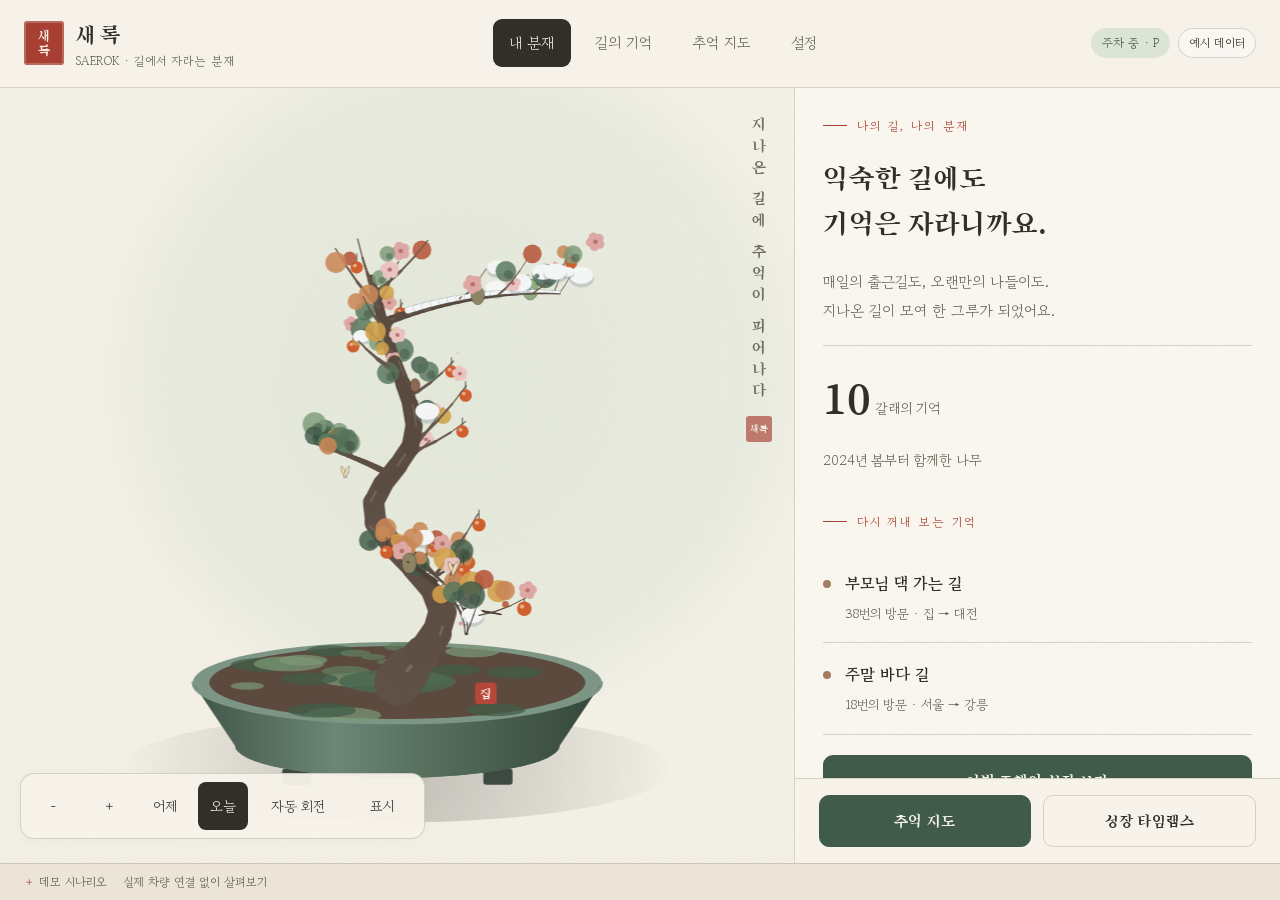
<file: prototype/새록 프로토타입.html>
<!DOCTYPE html>
<html lang="ko">
<head>
<meta charset="utf-8">
<meta name="viewport" content="width=device-width, initial-scale=1">
<title>새록 분재 데모</title>
<style>
:root{
  /* 한 폭의 수묵 분재도: 왼쪽은 그림(분재), 오른쪽은 화첩의 글(리포트). 한지 위 먹과 낙관. */
  --paper:#F6F3EC; --paper-deep:#ECE6D8; --ink:#2B2A26; --ink-soft:#6E695F; --line:rgba(43,42,38,.16);
  --forest:#405C49; --sage:#DCE5D5; --wood:#A57C62; --blossom:#DDA8A4; --autumn:#C98757; --snow:#F4F6F5; --seal:#B5473A;
  --display:"Song Myung","Gowun Batang","Nanum Myeongjo","Apple SD Gothic Neo",serif;
  --body:"Gowun Batang","Nanum Myeongjo","Apple SD Gothic Neo","Malgun Gothic",serif;
  color-scheme:light;
}
*{box-sizing:border-box;margin:0}
html,body{height:100%}
body{word-break:keep-all;background:var(--paper);color:var(--ink);font-family:var(--body);font-size:15px;line-height:1.6;
  background-image:url("data:image/svg+xml,%3Csvg xmlns='http://www.w3.org/2000/svg' width='220' height='220'%3E%3Cfilter id='n'%3E%3CfeTurbulence type='fractalNoise' baseFrequency='.85' numOctaves='3' seed='4'/%3E%3CfeColorMatrix values='0 0 0 0 .35 0 0 0 0 .3 0 0 0 0 .22 0 0 0 .09 0'/%3E%3C/filter%3E%3Crect width='220' height='220' filter='url(%23n)'/%3E%3C/svg%3E");}
button{font:inherit;color:inherit;cursor:pointer;border:0;background:none}
button:focus-visible,input:focus-visible{outline:2px solid var(--forest);outline-offset:2px}
.app{height:100%;display:flex;flex-direction:column;min-height:0}

/* 상단 */
.bar{display:flex;align-items:center;gap:20px;padding:10px 22px;border-bottom:1px solid var(--line);flex-wrap:wrap}
.brand{display:flex;align-items:center;gap:12px}
.seal{display:grid;place-items:center;width:38px;height:38px;background:var(--seal);color:#fbeee6;font-family:var(--display);font-size:14px;line-height:1.05;border-radius:5px;text-align:center;box-shadow:inset 0 0 0 2px rgba(255,255,255,.22)}
.brand b{font-family:var(--display);font-weight:400;font-size:21px;letter-spacing:.08em}
.brand small{display:block;color:var(--ink-soft);font-size:12px;letter-spacing:.04em;margin-top:-3px}
.steps{display:flex;gap:6px;list-style:none;padding:0;margin-left:auto;font-size:13px;color:var(--ink-soft)}
.steps li{display:flex;align-items:center;gap:6px;padding:2px 4px}
.steps li::before{content:"";width:7px;height:7px;border-radius:50%;border:1px solid var(--ink-soft)}
.steps li+li{margin-left:2px}
.steps li.on{color:var(--ink)}
.steps li.on::before{background:var(--seal);border-color:var(--seal)}
.steps li.done::before{background:var(--ink-soft)}
.status{display:flex;align-items:center;gap:8px;font-size:13px;color:var(--ink-soft);flex-wrap:wrap}
.pill{border:1px solid var(--line);border-radius:999px;padding:1px 10px;font-size:12px;color:var(--ink);background:rgba(255,255,255,.4)}
.pill.park{border-color:transparent;background:var(--sage);color:var(--forest)}

/* 본문: 좌 그림 / 우 글 */
main{flex:1;display:flex;min-height:0}
.stage{position:relative;flex:1.72;min-width:0;min-height:0;overflow:hidden}
canvas{position:absolute;inset:0;width:100%;height:100%;touch-action:none;cursor:grab}
canvas.drag{cursor:grabbing}
.inscription{position:absolute;top:22px;right:20px;writing-mode:vertical-rl;font-family:var(--display);font-size:17px;letter-spacing:.32em;color:var(--ink);opacity:.72;pointer-events:none}
.inscription::after{content:"새록";display:inline-grid;place-items:center;writing-mode:horizontal-tb;width:26px;height:26px;margin-top:12px;background:var(--seal);color:#fbeee6;font-size:10px;letter-spacing:0;border-radius:3px;line-height:1}
.tools{position:absolute;left:18px;bottom:16px;display:flex;align-items:center;gap:8px;flex-wrap:wrap;max-width:calc(100% - 36px)}
.tool{height:36px;min-width:36px;padding:0 13px;border-radius:999px;border:1px solid var(--line);background:rgba(246,243,236,.86);font-size:13px}
.tool:hover{border-color:var(--ink-soft)}
.tool[aria-pressed="true"]{background:var(--forest);color:var(--paper);border-color:var(--forest)}
.seg{display:flex;border:1px solid var(--line);border-radius:999px;overflow:hidden;background:rgba(246,243,236,.86)}
.seg button{height:34px;padding:0 13px;font-size:13px}
.seg button[aria-pressed="true"]{background:var(--ink);color:var(--paper)}
.hint{font-size:12px;color:var(--ink-soft)}
.app:not([data-mode="report"]) .only-report{display:none}
.app[data-mode="morph"] .tools,.app[data-mode="lapse"] .tools{display:none}
.toast{position:absolute;left:50%;top:18px;transform:translateX(-50%);max-width:min(520px,calc(100% - 120px));padding:9px 18px;border-radius:999px;background:var(--ink);color:var(--paper);font-size:14px;text-align:center;opacity:0;transition:opacity .4s;pointer-events:none}
.toast.show{opacity:.92}
.caption{position:absolute;left:0;right:0;bottom:26px;text-align:center;padding:0 60px;pointer-events:none;display:none}
.app[data-mode="lapse"] .caption,.app[data-mode="morph"] .caption{display:block}
.caption p{display:inline-block;font-family:var(--display);font-size:clamp(17px,2.1vw,24px);background:linear-gradient(transparent 58%,rgba(220,229,213,.9) 58%);padding:0 8px;text-wrap:balance}

.panel{flex:1;min-width:300px;max-width:470px;border-left:1px solid var(--line);padding:22px 24px 26px;overflow-y:auto;display:flex;flex-direction:column;gap:16px;background:rgba(255,255,255,.22)}
.eyebrow{font-size:12px;letter-spacing:.2em;color:var(--seal)}
h1{font-family:var(--display);font-weight:400;font-size:25px;line-height:1.4;text-wrap:balance}
h2{font-family:var(--display);font-weight:400;font-size:16px;color:var(--ink-soft);letter-spacing:.06em}
.lede{color:var(--ink-soft);font-size:14px}
.chips{display:flex;flex-wrap:wrap;gap:6px}
.chip{border:1px solid var(--line);border-radius:999px;padding:2px 11px;font-size:13px;font-variant-numeric:tabular-nums;background:rgba(255,255,255,.45)}
.chip b{font-weight:700}
.legend{list-style:none;padding:0;display:grid;gap:5px}
.legend li{display:grid;grid-template-columns:52px 1fr auto;align-items:center;gap:10px;font-size:14px}
.legend small{color:var(--ink-soft);font-variant-numeric:tabular-nums}
.btn{display:flex;align-items:center;justify-content:center;gap:8px;height:50px;border-radius:999px;background:var(--forest);color:var(--paper);font-family:var(--display);font-size:18px;letter-spacing:.1em;width:100%}
.btn:hover{background:#34503e}
.btn.line{background:none;color:var(--ink);border:1px solid var(--line);height:42px;font-size:15px;letter-spacing:.04em}
.btn.line:hover{border-color:var(--ink-soft);background:rgba(255,255,255,.5)}
.btn.warn{border-color:rgba(181,71,58,.5);color:var(--seal)}
.btn[disabled]{opacity:.45;cursor:not-allowed}
.row{display:flex;gap:8px}
.cards{display:grid;gap:8px}
.card{display:grid;grid-template-columns:14px 1fr;gap:12px;align-items:start;text-align:left;width:100%;padding:12px 14px;border:1px solid var(--line);border-radius:14px;background:rgba(255,255,255,.5)}
button.card:hover{border-color:var(--ink-soft)}
.card i{width:11px;height:11px;border-radius:50%;margin-top:7px;background:var(--c,var(--wood))}
.card small{display:block;color:var(--ink-soft);font-size:12px}
.score{display:grid;gap:6px}
.score .barline{height:6px;border-radius:3px;background:var(--paper-deep);overflow:hidden;display:flex}
.score .barline span{background:var(--forest)}
.score .barline em{background:var(--seal)}
.score p{font-size:14px;font-variant-numeric:tabular-nums}
.spacer{flex:1}
/* 타임랩스 패널 */
.when{font-family:var(--display);font-size:38px;line-height:1.1;font-variant-numeric:tabular-nums}
.when small{font-size:17px;color:var(--ink-soft);margin-left:8px}
.prog{height:2px;background:var(--line);position:relative;margin:6px 0}
.prog span{position:absolute;left:0;top:0;bottom:0;background:var(--ink)}
.prog i{position:absolute;top:-4px;width:10px;height:10px;border-radius:50%;background:var(--seal);margin-left:-5px}
.log{list-style:none;padding:0;display:grid;gap:6px;font-size:14px;min-height:150px;align-content:start}
.log li{padding-left:14px;position:relative;color:var(--ink-soft)}
.log li::before{content:"";position:absolute;left:0;top:.72em;width:6px;height:6px;border-radius:50%;background:var(--wood)}
.log li:first-child{color:var(--ink)}
/* 가지 상세 */
dl{display:grid;grid-template-columns:auto 1fr;gap:4px 16px;font-size:14px}
dt{color:var(--ink-soft)}
dd{font-variant-numeric:tabular-nums}
.memo{font-family:var(--display);font-size:17px;line-height:1.55;padding:12px 14px;border-left:3px solid var(--blossom);background:rgba(221,168,164,.13);border-radius:0 12px 12px 0}
.prune{display:grid;gap:10px;padding:14px;border:1px solid var(--line);border-radius:14px;background:rgba(255,255,255,.45)}
.prune label{display:flex;justify-content:space-between;font-size:14px}
input[type=range]{width:100%;accent-color:var(--forest)}
.note{font-size:12px;color:var(--ink-soft)}
.back{align-self:flex-start;font-size:13px;color:var(--ink-soft);border-bottom:1px solid var(--line)}

@media (max-width:820px){
  main{flex-direction:column}
  .stage{flex:none;height:56%}
  .panel{max-width:none;border-left:0;border-top:1px solid var(--line);padding:18px 16px 22px}
  .steps{display:none}
  .status{margin-left:auto}
  .inscription{font-size:14px;top:12px;right:10px}
  .hint{display:none}
}
@media (prefers-reduced-motion:reduce){.toast{transition:none}}
html,body{width:100%;height:100%;overflow:hidden}
.app{height:100dvh;min-height:0}
.bar{flex:none}
.panel .btn{flex-shrink:0}
@media(max-width:820px){.panel{flex:1;min-height:0;overflow-y:auto}}
</style>


<style>
[hidden]{display:none!important}
button{-webkit-tap-highlight-color:transparent}
.tool[aria-pressed="true"],.tool[aria-pressed="true"]:hover{background:var(--forest);color:var(--paper);border-color:var(--forest)}
.touch-guide{position:absolute;left:20px;top:18px;bottom:auto;padding:6px 10px;background:rgba(247,243,234,.85);border-radius:6px;max-width:calc(100% - 40px);font-size:12px;line-height:1.7;color:var(--ink-soft);pointer-events:none;overflow-wrap:anywhere}
.app[data-mode="morph"] .touch-guide,.app[data-mode="lapse"] .touch-guide{display:none}
@media(max-width:820px){.touch-guide{display:none}}
</style>
<style>
/* Warm paper, ink and a quiet seal; native WebView touch layout. */
:root{--paper:#F7F3EA;--paper-deep:#ECE5D7;--ink:#302F28;--ink-soft:#625E52;--forest:#405B49;--line:rgba(78,69,48,.20);--seal:#A74032}
body{font-size:16px;line-height:1.65}
button,input{touch-action:manipulation}
button{white-space:normal;overflow-wrap:anywhere;word-break:keep-all;line-height:1.5;transition:background-color .16s,border-color .16s}
button:active{background-color:var(--paper-deep)}
button:focus-visible,input:focus-visible,summary:focus-visible{outline:3px solid var(--forest);outline-offset:3px}
.bar{padding:16px 24px;gap:16px;background:rgba(247,243,234,.94);align-items:center}
.brand{flex:none}.brand b{letter-spacing:.16em;font-size:23px}.brand small{font-size:12px}
.seal{border-radius:3px;background:var(--seal);width:40px;height:44px}
.steps{gap:12px;counter-reset:step;flex-wrap:wrap;justify-content:center}
.steps li{gap:6px;font-size:13px;padding:4px 0;margin:0!important;white-space:normal}
.steps li::before{counter-increment:step;content:counter(step,decimal-leading-zero);width:auto;height:auto;border:0;background:none!important;color:var(--ink-soft);font-size:11px}
.steps li.on{font-weight:700;color:var(--seal)}.steps li.on::before{color:var(--seal)}
.status{margin-left:auto;font-size:12px;gap:8px;max-width:100%}.status>span:first-child{display:none}
.pill{padding:4px 10px;white-space:normal;overflow-wrap:anywhere}
.stage{flex:1;min-width:0;background:radial-gradient(ellipse at 45% 45%,#e8e9db44,transparent 65%)}
.inscription{top:28px;right:22px;font-size:16px;opacity:.66;letter-spacing:.35em}
.panel{flex:0 0 38%;min-width:350px;max-width:490px;padding:0;gap:0;overflow:hidden;background:rgba(255,253,248,.52)}
.panel-body{display:flex;flex-direction:column;gap:20px;flex:1;min-height:0;overflow-y:auto;padding:28px;scroll-padding:16px}
.panel-body>*{flex-shrink:0;min-width:0;max-width:100%}
.panel-actions{flex:none;display:flex;gap:12px;padding:16px 24px;border-top:1px solid var(--line);background:var(--paper)}
.panel-actions>*{flex:1;min-width:0}
.panel-actions .btn:first-child{background:var(--forest);color:var(--paper);border-color:var(--forest)}
.eyebrow{font-size:12px;letter-spacing:.16em;color:var(--seal);display:flex;align-items:center;gap:10px}
.eyebrow::before{content:'';height:1px;width:24px;background:var(--seal);flex:none}
h1{font-size:clamp(25px,2.3vw,32px);line-height:1.55;text-wrap:balance;overflow-wrap:anywhere}
h2{font-size:17px;color:var(--ink)}
.lede{font-size:15px;line-height:1.95}
.chip{padding:5px 10px;border-radius:6px;font-size:13px;white-space:normal;overflow-wrap:anywhere;background:#EEE7D955;border-color:transparent}
.chips{gap:8px;align-items:start}.chips b{color:var(--ink)}
.score{padding:16px 0;border-top:1px solid var(--line);border-bottom:1px solid var(--line);gap:12px}
.score p{font-size:13px;line-height:1.8}.score .barline{height:4px}
.cards{gap:0}.card{border:0;border-bottom:1px solid var(--line);border-radius:0;padding:18px 0;background:transparent;gap:12px;font-size:16px;line-height:1.7;grid-template-columns:10px minmax(0,1fr)}
.card>span{min-width:0;overflow-wrap:anywhere}.card small{font-size:13px;margin-top:6px;line-height:1.65}.card:hover{background:#EEE7D955}.card i{width:8px;height:8px;margin-top:10px}
.route-label{font-weight:700;font-size:17px}.card small{color:var(--ink-soft)}
.btn,.btn.line{height:auto;min-height:52px;padding:12px 16px;border-radius:10px;font-size:16px;letter-spacing:.02em;min-width:0;white-space:normal;overflow-wrap:anywhere;text-align:center;flex-shrink:0}
.btn:hover{background:#354F3F}.btn.line:hover{background:var(--paper-deep)}
.row{gap:12px;min-width:0;flex-wrap:wrap}.row>.btn{flex:1 1 130px;min-width:0}
.tools{bottom:20px;left:20px;gap:8px;max-width:calc(100% - 40px);padding:8px;border:1px solid var(--line);border-radius:14px;background:rgba(247,243,234,.95)}
.tool{height:auto;min-height:48px;min-width:48px;padding:10px 14px;border-radius:8px;font-size:14px;background:transparent;border-color:transparent}
.tool:hover{background:var(--paper-deep)}
.seg{border-radius:8px;background:transparent;gap:8px;border:0;overflow:visible}.seg button{min-height:48px;min-width:48px;padding:8px 12px;border-radius:8px;font-size:14px}
.hint{display:none}.back{min-height:48px;padding:8px 0;line-height:1.6;border:0}
.prune{border-radius:10px;padding:16px;gap:16px}.prune label{flex-wrap:wrap;gap:8px}input[type=range]{min-height:48px}
dl{grid-template-columns:minmax(80px,auto) minmax(0,1fr);gap:12px 16px;font-size:15px}dd{overflow-wrap:anywhere}
.memo{font-size:18px;line-height:1.8;padding:16px;border-radius:0}
.note{font-size:13px;line-height:1.8}.legend{gap:12px}.legend li{grid-template-columns:52px minmax(0,1fr) auto;font-size:14px;gap:8px}
.toast{font-size:14px;border-radius:10px;max-width:calc(100% - 48px);padding:12px 18px;overflow-wrap:anywhere}
.caption p{line-height:1.7;font-size:20px}.log{min-height:160px;line-height:1.8;gap:12px}
.when{font-size:36px;line-height:1.4}.when small{display:inline-block}
@media(max-width:1050px){.bar{padding:12px 20px}.steps{gap:8px}.brand small{display:none}.panel-body{padding:24px}.panel-actions{padding:16px}.tool{font-size:13px;padding:10px}.tools{left:12px;bottom:12px;max-width:calc(100% - 24px)}.status{display:none}}
@media(max-width:820px){.bar{gap:12px;flex-wrap:wrap}.brand b{font-size:21px}.steps{margin-left:auto}.steps li{font-size:12px}.stage{flex:none;height:44%;min-height:180px}.panel{flex:1;min-width:0;max-width:none;min-height:0}.panel-body{padding:20px;gap:16px}.panel-actions{padding:12px 20px}.inscription{right:14px;top:20px;font-size:14px}.tools{padding:4px;gap:8px}.tool{font-size:12px}.seg button{font-size:12px}.caption{padding:0 24px;bottom:20px}h1{font-size:26px}.steps li::before{display:none}}
@media(max-width:440px){.bar{padding:12px 16px}.brand{gap:8px}.seal{width:32px;height:36px}.steps{width:100%;justify-content:space-between;margin:0}.stage{height:38%;min-height:170px}.inscription{display:none}.tools{left:8px;bottom:8px;max-width:calc(100% - 16px);gap:8px}.tool{padding:8px}.seg{gap:8px}.panel-actions{padding:12px 16px;gap:8px}.panel-body{padding:20px 16px}.panel-actions .btn{font-size:14px;padding:10px 12px}.tool[data-act=rotation]{display:none}}
@media(prefers-reduced-motion:reduce){*,*::before,*::after{transition:none!important;scroll-behavior:auto!important}}
/* Four destinations, stable touch controls, and a reversible preview stage. */
.nav{display:flex;gap:8px;margin-left:auto;flex-wrap:wrap}
.nav button{min-height:48px;padding:10px 16px;border-radius:9px;font-size:15px;color:var(--ink-soft)}
.nav button.active{background:var(--ink);color:var(--paper)}
.nav button:disabled{opacity:.45}
.hero-number{font:48px var(--display);line-height:1.3}.hero-number small{font:14px var(--body);color:var(--ink-soft)}
.quiet{color:var(--ink-soft);font-size:14px}.divider{height:1px;background:var(--line)}
.setting-row{display:flex;align-items:center;justify-content:space-between;gap:16px;min-height:64px;padding:16px 0;border-bottom:1px solid var(--line);width:100%;text-align:left}
.setting-row>span,.setting-row>div{min-width:0;overflow-wrap:anywhere}.setting-row small{display:block;font-size:13px;line-height:1.7;color:var(--ink-soft)}
.switch{min-width:64px;min-height:48px;flex-shrink:0;padding:10px 16px;border:1px solid var(--line);border-radius:8px}
.switch[aria-pressed=true]{background:var(--forest);color:var(--paper)}
.field{width:100%;min-height:48px;display:block;margin-top:8px;padding:12px;border:1px solid var(--line);border-radius:8px;background:var(--paper);font:inherit;color:var(--ink)}
.danger-box{border-left:3px solid var(--seal);padding:16px;background:#A740320A}
.demo-bar{flex:none;border-top:1px solid var(--line);background:var(--paper-deep);padding:8px 24px;font-size:12px;color:var(--ink-soft)}
.demo-bar summary{cursor:pointer;list-style:none}.demo-bar summary::before{content:'＋ ';color:var(--seal)}.demo-bar details[open] summary::before{content:'− '}
.demo-bar summary span{margin-left:12px}.demo-bar p{line-height:1.8}.demo-actions{display:flex;flex-wrap:wrap;gap:8px;margin:12px 0}.demo-actions button{min-height:48px;padding:10px 16px;background:var(--paper);border-radius:8px}
.mark-slot{width:68px;min-width:68px;height:48px;flex:none;display:inline-flex;align-items:stretch;justify-content:stretch}
.mark-slot #btnMarks{display:block!important;min-width:0;width:100%;opacity:0;visibility:hidden;transform:translateY(6px) scale(.94);pointer-events:none;transition:opacity .18s ease,transform .18s ease,visibility .18s}
.mark-slot #btnMarks.mark-visible{opacity:1;visibility:visible;transform:translateY(0) scale(1);pointer-events:auto}
.app[data-page=settings] .tools,.app[data-page=privacy] .tools,.app[data-page=delete-all] .tools,.app[data-driving=true] .tools{display:none}
.touch-guide{top:auto;bottom:8px;left:50%;transform:translate(-50%,8px);max-width:calc(100% - 32px);width:max-content;text-align:center;background:var(--ink);color:var(--paper);padding:10px 16px;border-radius:8px;opacity:0;visibility:hidden;z-index:6;transition:opacity .3s,transform .3s,visibility .3s;font-size:12px}
.touch-guide.first-hint{opacity:.96;visibility:visible;transform:translate(-50%,0)}
.tools{bottom:24px}.first-hint~*{pointer-events:auto}
dialog{margin:auto;width:min(460px,calc(100% - 32px));padding:28px;border:1px solid var(--line);border-radius:14px;background:var(--paper);color:var(--ink);font:16px/1.8 var(--body);box-shadow:0 24px 80px #302F282A;max-height:calc(100dvh - 32px);overflow:auto}
dialog::backdrop{background:rgba(37,38,31,.48)}dialog h2{font:28px/1.5 var(--display);margin:16px 0}dialog .row{margin-top:24px}dialog .trim-change{font-size:24px;color:var(--seal);margin-bottom:12px}
.prune .btn:disabled{opacity:.4;cursor:default}
@media(max-width:1050px){.nav button{padding:10px 12px;font-size:14px}.nav{gap:4px}.brand small{display:none}}
@media(max-width:820px){.nav{width:100%;display:grid;grid-template-columns:repeat(4,minmax(0,1fr));gap:8px;margin:0}.nav button{padding:8px 6px;font-size:13px}.bar{gap:8px}.brand{display:none}.touch-guide{display:block}.demo-bar{padding:6px 16px}.demo-bar summary span{display:none}}
@media(max-width:600px){.tool[data-act=rotation]{display:block}.tool[data-act=zoom-in],.tool[data-act=zoom-out]{display:none}.tools{bottom:12px}.mark-slot{width:56px;min-width:56px}.tool{padding:8px 10px}.touch-guide{font-size:11px;bottom:4px;padding:6px 10px}}
@media(prefers-reduced-motion:reduce){.mark-slot #btnMarks,.touch-guide{transition:none;transform:none}.touch-guide{transform:translateX(-50%)}.touch-guide.first-hint{transform:translateX(-50%)}}


.app{position:relative}

.tool[aria-pressed="true"],.tool[aria-pressed="true"]:hover{background:var(--forest);color:var(--paper);border-color:var(--forest)}

/* Only the trailing area changes width; existing touch targets stay anchored. */
.tools{gap:8px;transition:box-shadow .24s ease}
.mark-slot{width:0;min-width:0;margin-left:-8px;overflow:hidden;transition:width .24s cubic-bezier(.2,.75,.25,1),margin-left .24s cubic-bezier(.2,.75,.25,1)}
.growth-available .mark-slot{width:68px;margin-left:0}
.mark-slot #btnMarks{width:68px;min-width:68px;flex:none;transform-origin:left center;transition:opacity .18s ease,transform .22s cubic-bezier(.2,.8,.2,1),visibility .18s}
.growth-available{box-shadow:0 4px 16px #302F2806}
.prune [data-act=cut]:not(:disabled){background:var(--seal);border-color:var(--seal);color:var(--paper)}
.prune [data-act=cut]:not(:disabled):hover,.prune [data-act=cut]:not(:disabled):active{background:#873326;border-color:#873326;color:var(--paper)}
@media(max-width:600px){.growth-available .mark-slot{width:56px}.mark-slot #btnMarks{width:56px;min-width:56px}}
@media(prefers-reduced-motion:reduce){.mark-slot,.mark-slot #btnMarks,.tools{transition:none!important}}

@media(max-width:1100px){.tool[data-act=zoom-in],.tool[data-act=zoom-out]{display:none}}

</style>
<link rel="preconnect" href="https://fonts.googleapis.com">
<link rel="preconnect" href="https://fonts.gstatic.com" crossorigin>
<link href="https://fonts.googleapis.com/css2?family=Gowun+Batang:wght@400;700&family=Song+Myung&display=swap" rel="stylesheet">
</head>
<body>
<div class="app" id="app" data-mode="map">
  <header class="bar">
    <div class="brand"><span class="seal">새<br>록</span><div><b>새록</b><small>SAEROK · 길에서 자라는 분재</small></div></div>
    <ol class="steps" id="steps" hidden><li data-s="map">추억 지도</li><li data-s="morph">분재로</li><li data-s="lapse">타임랩스</li><li data-s="report">리포트</li></ol>
    <nav class="nav" aria-label="주요 메뉴"><button data-act="home">내 분재</button><button data-act="routes">길의 기억</button><button data-act="map">추억 지도</button><button data-act="settings">설정</button></nav><div class="status"><span>2026년 11월 13일 금요일 · 늦가을, 맑음</span><span class="pill park" id="gearStatus">주차 중 · P</span><span class="pill">예시 데이터</span></div>
  </header>
  <main>
    <section class="stage" id="stage" aria-label="분재와 추억 지도">
      <canvas id="cv" role="img" aria-label="지나온 길이 자라는 분재. 오른쪽 목록에서도 길의 기억을 선택할 수 있습니다."></canvas>
      <p class="inscription">지나온 길에 추억이 피어나다</p>
      <div class="caption"><p id="caption"></p></div>
      <div class="toast" id="toast" role="status"></div>
      <div class="tools">
        <button class="tool" data-act="zoom-out" aria-label="축소">－</button>
        <button class="tool" data-act="zoom-in" aria-label="확대">＋</button>
        
        <div class="seg only-report" role="group" aria-label="어제와 오늘 비교">
          <button data-act="day-prev" id="btnPrev" aria-pressed="false">어제</button>
          <button data-act="day-now" id="btnNow" aria-pressed="true">오늘</button>
        </div>
        <button class="tool only-report" data-act="rotation" aria-pressed="false">자동 회전</button><span class="mark-slot only-report"><button class="tool only-report" data-act="marks" id="btnMarks" aria-pressed="false">표시</button></span><span class="hint" id="hint"></span>
      </div>
    </section>
    <aside class="panel" id="panel"></aside>
  </main><footer class="demo-bar"><details><summary>데모 시나리오 <span>실제 차량 연결 없이 살펴보기</span></summary><div class="demo-actions"><button data-act="demo-drive">주행 시작</button><button data-act="demo-park">주차 · 성장 확인</button><button data-act="welcome">첫 실행 안내</button><button data-act="demo-empty">첫 주행 전</button><button data-act="demo-reset">예시 기록 복원</button></div><p>차량 신호·권한·보호 구역·삭제는 이 페이지의 시뮬레이션입니다. 새로고침하면 초기화됩니다.</p></details></footer><p class="touch-guide">두 손가락으로 확대·축소 · 한 손가락으로 돌리기 / 지도 이동</p>
</div>

<dialog id="trimDialog" aria-labelledby="trimTitle" aria-describedby="trimWarning">
<p class="eyebrow">다듬기 전, 한 번 더</p><h2 id="trimTitle">이 굵기로 다듬을까요?</h2><p class="trim-change" id="trimChange"></p><p id="trimWarning">한 번 다듬은 굵기는 되돌릴 수 없어요.<br>다시 굵게 키우려면 이 길을 주행해야 해요.</p><div class="row"><button class="btn line" data-act="dismiss-trim" autofocus>취소</button><button class="btn" data-act="confirm-trim">다듬기 확정</button></div></dialog>
<script>
(()=>{'use strict';
/* ───────── 기본 도구 ───────── */
const clamp=(x,a=0,b=1)=>Math.max(a,Math.min(b,x)), lerp=(a,b,t)=>a+(b-a)*t;
const ease=t=>t<.5?2*t*t:1-Math.pow(-2*t+2,2)/2;
function rng(seed){return()=>{seed|=0;seed=seed+0x6D2B79F5|0;let t=Math.imul(seed^seed>>>15,1|seed);t=t+Math.imul(t^t>>>7,61|t)^t;return((t^t>>>14)>>>0)/4294967296}}
function pw(v,T){if(v<=T[0][0])return T[0][1];for(let i=1;i<T.length;i++)if(v<=T[i][0]){const a=T[i-1],b=T[i];return lerp(a[1],b[1],(v-a[0])/(b[0]-a[0]))}return T[T.length-1][1]}
function cr(P,s){const n=P.length-1,x=clamp(s*n,0,n-1e-6),i=Math.floor(x),u=x-i,p0=P[Math.max(0,i-1)],p1=P[i],p2=P[i+1],p3=P[Math.min(n,i+2)];
  return p1.map((_,k)=>.5*(2*p1[k]+(-p0[k]+p2[k])*u+(2*p0[k]-5*p1[k]+4*p2[k]-p3[k])*u*u+(-p0[k]+3*p1[k]-3*p2[k]+p3[k])*u*u*u))}
function at(pts,f){const x=clamp(f)*(pts.length-1),i=Math.min(pts.length-2,Math.floor(x)),u=x-i,a=pts[i],b=pts[i+1];return{x:lerp(a.x,b.x,u),y:lerp(a.y,b.y,u),z:lerp(a.z,b.z,u),w:lerp(a.w,b.w,u)}}
const $=s=>document.querySelector(s);
const motionQuery=matchMedia('(prefers-reduced-motion: reduce)');
let REDUCED=motionQuery.matches,autoRotate=false;
motionQuery.addEventListener('change',e=>{REDUCED=e.matches;if(REDUCED)autoRotate=false;const b=document.querySelector('[data-act=rotation]');if(b)b.setAttribute('aria-pressed',autoRotate)});

/* ───────── 데이터: 집과 길 (예시) ───────── */
const DAY=864e5, TODAY=+new Date('2026-11-13');
const SN={sp:'봄',su:'여름',au:'가을',wi:'겨울'};
const STAGE=['','새로운 눈','자라는 눈','갓 돋은 가지','어린 가지','성숙한 가지','주요 가지'];
const stageOf=v=>v<1?0:v<2?1:v<4?2:v<7?3:v<15?4:v<30?5:6;
// 길: way=[경도,위도], at=부모 가지 위 위치, el=올림각, len=가지 길이
const ROUTES=[
 {id:'r1',name:'출근길',desc:'집 → 서울',parent:null,way:[[127.01,37.27],[127.07,37.41],[126.98,37.57]],first:'2024-03-02',fs:'sp',q:{sp:53,su:52,au:55,sn:9,dr:42},memo:'매일의 출근이 이 분재의 줄기가 되었어요.'},
 {id:'r2',name:'부모님 댁 가는 길',desc:'집 → 대전',parent:'r1',at:.30,el:.2,len:1.5,droop:.26,way:[[127.01,37.27],[127.13,36.95],[127.31,36.6],[127.38,36.35]],first:'2024-03-16',fs:'sp',q:{sp:4,su:6,au:19,sn:2,dr:6},memo:'추석 무렵이면 이 가지가 부쩍 자라요.'},
 {id:'r5',name:'단골 카페 길',desc:'집 → 인천',parent:'r1',at:.50,el:.32,len:.95,droop:.2,way:[[127.01,37.27],[126.85,37.36],[126.62,37.47]],first:'2024-06-08',fs:'su',q:{sp:1,su:8,au:2},memo:'여름 저녁마다 들르던 길이에요.'},
 {id:'r8',name:'춘천 호수길',desc:'서울 → 춘천',parent:'r1',at:.70,el:.45,len:.8,droop:.15,way:[[126.98,37.57],[127.35,37.73],[127.73,37.88]],first:null,memo:'오늘 처음 만난 길이에요. 세 번 더 찾으면 가지가 돋아나요.'},
 {id:'r3',name:'주말 바다 길',desc:'서울 → 강릉',parent:'r1',at:.86,el:.38,len:1.3,droop:.3,way:[[126.98,37.57],[127.5,37.45],[128.2,37.5],[128.7,37.68],[128.9,37.75]],first:'2024-07-20',fs:'su',q:{sp:2,su:4,au:2,sn:7,dr:1},memo:'눈 오는 날 일곱 번, 이 길 끝에는 늘 겨울 바다가 있었어요.'},
 {id:'r4',name:'벚꽃 드라이브',desc:'대전 → 전주',parent:'r2',at:.55,el:.55,len:.8,droop:.2,way:[[127.38,36.35],[127.25,36.1],[127.15,35.82]],first:'2025-04-05',fs:'sp',q:{sp:6,su:1,au:1},memo:'봄마다 찾은 길이라 꽃이 가장 먼저 피어요.'},
 {id:'r6',name:'부산 여행길',desc:'대전 → 부산',parent:'r2',at:.82,el:.12,len:.9,droop:.15,way:[[127.38,36.35],[127.9,36.15],[128.6,35.87],[128.9,35.5],[129.08,35.18]],first:'2025-08-02',fs:'su',q:{su:2,au:1,dr:1},memo:'첫 여행의 기억이 어린 가지로 남았어요.'},
 {id:'r9',name:'광주 가는 길',desc:'전주 → 광주',parent:'r4',at:.8,el:.35,len:.5,droop:.1,way:[[127.15,35.82],[126.95,35.5],[126.85,35.16]],first:'2026-04-11',fs:'sp',q:{sp:1},memo:'두 번의 봄이 담긴 작은 눈이에요.'},
 {id:'r7',name:'속초 가는 길',desc:'강릉 → 속초',parent:'r3',at:.85,el:.75,len:.62,droop:.1,way:[[128.9,37.75],[128.75,38.0],[128.59,38.21]],first:'2025-01-18',fs:'sn',q:{su:1,sn:1},memo:'처음 눈이 내리던 날에도 이 길을 지나갔어요.'},
 {id:'r10',name:'정선 고갯길',desc:'평창 → 정선',parent:'r3',at:.5,el:.18,len:.55,droop:.1,way:[[128.2,37.5],[128.45,37.46],[128.66,37.38]],first:'2024-11-09',fs:'au',q:{},memo:'2년 만에 이 길에 다시 물을 주셨네요.'},
];
const IDX={};ROUTES.forEach((r,i)=>IDX[r.id]=i);
const N=22;
ROUTES.forEach((r,i)=>{
  r.pi=r.parent?IDX[r.parent]:-1; r.lv=r.pi<0?0:ROUTES[r.pi].pi<0?1:2;
  const a=r.way[0],b=r.way[r.way.length-1]; r.az=Math.atan2(-(b[1]-a[1]),(b[0]-a[0])*.81); r.ph=i*1.7;
  r.mp=[];for(let k=0;k<N;k++)r.mp.push(cr(r.way,k/(N-1)));
  // 잔가지와 장식 자리 (고정 시드 → 언제 봐도 같은 나무)
  const rnd=rng(31+i*13), nt=r.lv===0?15:r.lv===1?9:6; r.tw=[];
  for(let k=0;k<nt;k++)r.tw.push({s:r.lv===0?.5+.5*rnd():.3+.7*rnd(),az:r.lv===0?rnd()*6.283:r.az+(rnd()-.5)*2.6,el:.1+.75*rnd(),len:.15+.2*rnd(),minV:r.lv===0?7+rnd()*rnd()*42:7+rnd()*16});
  r.tw.sort((x,y)=>x.minV-y.minV);
  const g=()=>(rnd()+rnd()+rnd()-1.5)*.9, pool=n=>Array.from({length:n},()=>({h:rnd()<.8?Math.floor(rnd()*nt):-1,u:.35+.65*rnd(),o:[g()*.11,Math.abs(g())*.07+.02,g()*.11],hue:rnd(),sz:.8+.5*rnd()}));
  r.an={sp:pool(22),su:pool(30),au:pool(24),sn:pool(18),fr:Array.from({length:6},(_,k)=>({h:(k*2+1)%nt,u:1,o:[g()*.03,-.05,g()*.03],hue:rnd(),sz:1}))};
});

/* ───────── 성장 이벤트: 방문 기록을 시간순으로 ───────── */
const seasonOf=t=>{const m=new Date(t).getMonth();return m>=2&&m<=4?'sp':m>=5&&m<=7?'su':m>=8&&m<=10?'au':'wi'};
let EV=[];
ROUTES.forEach((r,ri)=>{ if(!r.first)return; const rnd=rng(100+ri*7),f=+new Date(r.first),span=Math.floor((TODAY-DAY-f)/DAY);
  EV.push({t:f,r:ri,s:r.fs});
  for(const s in r.q)for(let i=0;i<r.q[s];i++){let t,n=0;do{t=f+DAY*(1+Math.floor(rnd()*span));n++}while(seasonOf(t)!==(s==='sn'||s==='dr'?'wi':s)&&n<4000);EV.push({t,r:ri,s})}
});
EV.sort((a,b)=>a.t-b.t);
const PRE=EV.length, T0=EV[0].t, T1=TODAY-DAY;
const TODAY_SEQ=[
 {id:'r8',msg:'새로운 길에서 작은 눈이 돋아났어요.',c:'#8fae7c'},
 {id:'r10',msg:'2년 만에 다시 물을 주셨네요. 잠들어 있던 작은 눈이 다시 자랐어요.',c:'#DDA8A4'},
 {id:'r7',msg:'꾸준히 찾아주신 덕분에 새로운 가지가 태어났어요.',c:'#A57C62'},
 {id:'r1',msg:'매일 지나던 길에 물을 주어 줄기가 조금 더 튼튼해졌어요.',c:'#405C49'},
 {id:'r3',msg:'오늘 처음으로 이 가지에 열매가 맺혔어요.',c:'#C98757'},
];
TODAY_SEQ.forEach(e=>{e.ri=IDX[e.id];EV.push({t:TODAY,r:e.ri,s:'au'})});
const NT=TODAY_SEQ.length, TODAY_SET=new Set(TODAY_SEQ.map(e=>e.ri));
let page='home',driving=false,recording=true,empty=false,deleted=new Set(),protectLabel='집 주변',protectRadius=500;
const CUT=ROUTES.map(()=>0), PRUNE=ROUTES.map(()=>({thick:1}));
// view={limit:날짜 상한, today:오늘 이벤트 수, demo:데모 주행 포함}
function tally(view,visual=true){const out=ROUTES.map(()=>({v:0,sp:0,su:0,au:0,sn:0,dr:0}));
  for(let i=0;i<EV.length;i++){const e=EV[i];
    if(i<PRE){if(e.t>view.limit)continue}else if(i<PRE+NT){if(i-PRE>=view.today)continue}else if(!view.demo)continue;
    if(deleted.has(e.r)||empty)continue;if(visual&&i<CUT[e.r])continue; const o=out[e.r];o.v++;o[e.s]++}
  return out}
const score=tl=>tl.reduce((a,d)=>a+40*Math.log(1+d.v),0);

let trimPreview=null,pendingTrim=null;
const pruneKey='saerok.prune.v1';
try{const saved=JSON.parse(localStorage.getItem(pruneKey)||'null');if(Array.isArray(saved))saved.forEach((v,i)=>{if(PRUNE[i]&&Number.isFinite(v)&&v>=.3&&v<=1)PRUNE[i].thick=v})}catch(e){}
function savePrune(){localStorage.setItem(pruneKey,JSON.stringify(PRUNE.map(p=>p.thick)))}
function displayThickness(ri){return trimPreview&&trimPreview.ri===ri?trimPreview.value:PRUNE[ri].thick}
function discardPreview(){trimPreview=null;pendingTrim=null;const dialog=$('#trimDialog');if(dialog.open)dialog.close()}
function updateTrimControls(){const dirty=trimPreview&&trimPreview.ri===sel&&trimPreview.value<PRUNE[sel].thick;const value=Math.round(displayThickness(sel)*100);$('#thickV').textContent=value+'%'+(dirty?' · 미리보기':'');$('#applyTrim').disabled=!dirty;$('#pruneNote').textContent=dirty?'미리보기 중이에요. 굵기 다듬기를 누르지 않고 나가면 적용되지 않아요.':'슬라이더로 미리 본 뒤 굵기 다듬기를 눌러 확정하세요.'}
function openTrimDialog(){if(!trimPreview||trimPreview.value>=PRUNE[sel].thick)return;pendingTrim={...trimPreview};$('#trimChange').textContent=Math.round(PRUNE[sel].thick*100)+'% → '+Math.round(pendingTrim.value*100)+'%';$('#trimDialog').showModal()}
function confirmTrim(){if(!pendingTrim)return;const {ri,value}=pendingTrim;try{const values=PRUNE.map(p=>p.thick);values[ri]=value;localStorage.setItem(pruneKey,JSON.stringify(values))}catch(e){$('#trimDialog').close();pendingTrim=null;toast('저장하지 못했어요. 굵기를 변경하지 않았습니다.');return}PRUNE[ri].thick=value;discardPreview();updateTrimControls();toast('굵기를 다듬었어요. 다시 굵게 키우려면 이 길을 주행해주세요.')}

const VIEW_NOW={limit:Infinity,today:NT,demo:true}, VIEW_PREV={limit:Infinity,today:0,demo:false};

/* ───────── 상태 ───────── */
let mode='map', sel=null, showMarks=false, dayPrev=false, userMoved=false;
let lapU=1, kToday=NT, rate=.1, activeToday=-1;
let disp=tally(VIEW_NOW);
const TAU=Math.PI*2;
const angleDelta=(to,from)=>((to-from+Math.PI)%TAU+TAU)%TAU-Math.PI;
const nearestYaw=(target)=>cam.yaw+angleDelta(target,cam.yaw);
const BASE={yaw:-.18,pitch:.2,zoom:1,tx:0,ty:.8,tz:0};
const cam={...BASE}, goal={...BASE}, mcam={zoom:1,px:0,py:0};
const cv=$('#cv'),ctx=cv.getContext('2d');let W=10,H=10,DPR=1,S0=100,CX=0,CY=0,time=0;
function resize(){const r=$('#stage').getBoundingClientRect();W=Math.max(50,r.width);H=Math.max(50,r.height);DPR=Math.min(2,devicePixelRatio||1);cv.width=W*DPR;cv.height=H*DPR;S0=Math.min(H*.295,W*.25);CX=W*.5;CY=H*.57}
new ResizeObserver(resize).observe($('#stage'));resize();

/* ───────── 분재 형상: 방문 횟수 → 눈·가지·잔가지 ───────── */
const TRUNK=[[0,0,0],[.24,.42,.06],[-.14,.86,-.08],[.1,1.3,.1],[-.04,1.72,0],[-.14,2.05,-.05]];
const TG=[[0,.26],[10,.42],[40,.66],[100,.85],[212,1]], TW=[[0,.16],[10,.3],[40,.55],[100,.8],[212,1],[400,1.12]];
const BG=[[3.5,0],[4,.2],[7,.42],[15,.68],[30,.86],[100,.97],[220,1]], BW=[[3.5,.1],[7,.26],[15,.45],[30,.65],[100,.88],[220,1]];
const BUD=[[0,0],[1,.03],[3.5,.058],[4.8,.03]];
function build(){
  let tot=0;disp.forEach(d=>tot+=d.v); const G=.5+.5*Math.min(1,Math.sqrt(tot/280)), out=[];
  ROUTES.forEach((r,ri)=>{const d=disp[ri],b={ri,pts:null,bud:null,tw:[],mark:null,G};out.push(b);let pts=null;
    if(r.pi<0){const g=pw(d.v,TG),wv=pw(d.v,TW)*displayThickness(ri);pts=[];
      for(let i=0;i<N;i++){const f=i/(N-1),s=g*f,p=cr(TRUNK,s);pts.push({x:p[0]*G,y:p[1]*G,z:p[2]*G,w:.15*G*wv*(Math.pow(1-.82*f,.9)+.8*Math.exp(-s*18))+.004})}
      b.mark=pts[Math.floor(N*.45)];
    }else{const pb=out[r.pi];if(!pb.pts||d.v<.03)return;
      const a=at(pb.pts,r.at),ca=Math.cos(r.az),sa=Math.sin(r.az);
      if(d.v<4.8){const br=G*pw(d.v,BUD),o=a.w*.45+br*.6;b.bud={x:a.x+ca*o,y:a.y+o*.4,z:a.z+sa*o,r:br,k:clamp((d.v-1)/2.5)};b.mark=b.bud}
      const g=pw(d.v,BG);
      if(g>0){const wv=pw(d.v,BW)*displayThickness(ri),W0=(r.lv===1?.08:.052)*G,L=r.len*G,ce=Math.cos(r.el),se=Math.sin(r.el);pts=[];
        for(let i=0;i<N;i++){const f=i/(N-1),s=g*f,h=L*s*ce,y=L*(se*s-r.droop*s*s),wg=L*.08*Math.sin(s*4.4+r.ph)*s;
          pts.push({x:a.x+ca*h-sa*wg,y:a.y+y,z:a.z+sa*h+ca*wg,w:W0*wv*Math.pow(1-.84*f,.9)+.004})}
        b.mark=pts[N-1]}
    }
    b.pts=pts;if(!pts)return;
    r.tw.forEach(t=>{const k=clamp((d.v-t.minV)/5);if(k<=0){b.tw.push(null);return}
      const a=at(pts,t.s),l=t.len*G*k,c=Math.cos(t.az),s=Math.sin(t.az),ce=Math.cos(t.el),se=Math.sin(t.el),tp=[],w0=Math.min(.02*G,a.w*.45);
      for(let j=0;j<5;j++){const u=j/4;tp.push({x:a.x+c*l*u*ce,y:a.y+l*(se*u+.25*u*u),z:a.z+s*l*u*ce,w:Math.max(.004,w0*(1-.8*u))})}
      b.tw.push({pts:tp,k})});
  });
  return out}
function proj(p){const x=p.x-cam.tx,y=p.y-cam.ty,z=p.z-cam.tz,c=Math.cos(cam.yaw),s=Math.sin(cam.yaw),x1=x*c+z*s,z1=-x*s+z*c,cp=Math.cos(cam.pitch),sp=Math.sin(cam.pitch),y2=y*cp-z1*sp,z2=y*sp+z1*cp,f=8/(8-z2)*S0*cam.zoom;return{x:CX+x1*f,y:CY-y2*f,z:z2,f}}
function anchorPos(b,a){let p;if(a.h<0)p=at(b.pts,.4+.6*a.u);else{const t=b.tw[a.h];if(!t||t.k<.3)return null;p=at(t.pts,a.u)}return{x:p.x+a.o[0]*b.G,y:p.y+a.o[1]*b.G,z:p.z+a.o[2]*b.G}}
function decorCounts(d){const v=Math.max(d.v,.001),B=clamp((d.v-4.5)/5)*Math.min(40,8+d.v*1.2);return{sp:B*d.sp/v,su:B*d.su/v,au:B*d.au/v,sn:B*d.sn/v}}

/* ───────── 그리기: 분재 ───────── */
let LAST=[];
const woodCol=(z,thin)=>{const k=clamp(.38+.62*clamp((z+1.7)/3.4)-(thin?.12:0));return`rgb(${Math.round(lerp(168,60,k))},${Math.round(lerp(150,46,k))},${Math.round(lerp(132,38,k))})`};
const LEAF=['#405C49','#56755c','#7d9a78'],AUT=['#C98757','#b5553a','#d2a04a'];
function drawBackdrop(a){
  const g=ctx.createRadialGradient(CX+W*.08,CY-H*.2,10,CX+W*.08,CY-H*.2,Math.min(W,H)*.46);
  g.addColorStop(0,`rgba(220,229,213,${.7*a})`);g.addColorStop(.82,`rgba(220,229,213,${.45*a})`);g.addColorStop(1,'rgba(220,229,213,0)');
  ctx.fillStyle=g;ctx.fillRect(0,0,W,H)}
function drawPot(frontOnly=false){
  const c=proj({x:0,y:0,z:0}),bt=proj({x:0,y:-.34,z:0}),sp=Math.sin(cam.pitch),rx=1.05*c.f,ry=rx*sp,rb=.84*bt.f,rby=rb*sp;
  if(frontOnly){
    ctx.save();const face=ctx.createLinearGradient(c.x-rx,0,c.x+rx,0);face.addColorStop(0,'#3f5548');face.addColorStop(.35,'#6d8676');face.addColorStop(.55,'#59715f');face.addColorStop(1,'#34463b');ctx.fillStyle=face;
    ctx.beginPath();ctx.ellipse(c.x,c.y,rx,ry,0,0,Math.PI,false);ctx.lineTo(bt.x-rb,bt.y);ctx.ellipse(bt.x,bt.y,rb,rby,0,Math.PI,0,true);ctx.closePath();ctx.fill();
    ctx.strokeStyle='#7c9584';ctx.lineWidth=Math.max(1,c.f*.012);ctx.beginPath();ctx.ellipse(c.x,c.y,rx,ry,0,0,Math.PI,false);ctx.stroke();ctx.restore();return;
  }

  let g=ctx.createRadialGradient(bt.x,bt.y+rby*.6,rb*.2,bt.x,bt.y+rby*.6,rb*1.7);g.addColorStop(0,'rgba(43,42,38,.22)');g.addColorStop(1,'rgba(43,42,38,0)');
  ctx.fillStyle=g;ctx.beginPath();ctx.ellipse(bt.x,bt.y+rby*.7,rb*1.7,rby*1.5+6,0,0,6.3);ctx.fill();
  ctx.fillStyle='#3d4a41';[-.62,.62].forEach(k=>{ctx.beginPath();ctx.roundRect(bt.x+rb*k-rb*.09,bt.y+rby*Math.sqrt(1-k*k)-2,rb*.18,rb*.08+3,3);ctx.fill()});
  g=ctx.createLinearGradient(c.x-rx,0,c.x+rx,0);g.addColorStop(0,'#3f5548');g.addColorStop(.35,'#6d8676');g.addColorStop(.55,'#59715f');g.addColorStop(1,'#34463b');
  ctx.fillStyle=g;ctx.beginPath();ctx.ellipse(c.x,c.y,rx,ry,0,Math.PI,0,true);ctx.lineTo(bt.x+rb,bt.y);ctx.ellipse(bt.x,bt.y,rb,rby,0,0,Math.PI,false);ctx.closePath();ctx.fill();
  ctx.fillStyle='#7c9584';ctx.beginPath();ctx.ellipse(c.x,c.y,rx,ry,0,0,6.3);ctx.fill();
  ctx.fillStyle='#5b4a3d';ctx.beginPath();ctx.ellipse(c.x,c.y,rx*.92,ry*.9,0,0,6.3);ctx.fill();
  MOSS.forEach(m=>{const p=proj({x:m.x,y:.005,z:m.z});ctx.fillStyle=m.c;ctx.beginPath();ctx.ellipse(p.x,p.y,m.r*p.f,m.r*p.f*sp+.5,0,0,6.3);ctx.fill()});
  const h=proj({x:.5,y:.02,z:.34}),s=Math.max(11,.105*h.f);
  ctx.fillStyle='#B5473A';ctx.beginPath();ctx.roundRect(h.x-s/2,h.y-s,s,s,s*.18);ctx.fill();
  ctx.fillStyle='#fbeee6';ctx.font=`${s*.64}px "Song Myung","Gowun Batang",serif`;ctx.textAlign='center';ctx.textBaseline='middle';ctx.fillText('집',h.x,h.y-s*.46)}
const MOSS=(()=>{const r=rng(9),a=[];for(let i=0;i<22;i++){const t=r()*6.283,d=Math.sqrt(r())*.82;a.push({x:Math.cos(t)*d,z:Math.sin(t)*d,r:.06+r()*.13,c:['rgba(64,92,73,.75)','rgba(125,154,120,.7)','rgba(98,128,98,.7)'][i%3]})}a.push({x:0,z:0,r:.3,c:'rgba(74,104,80,.85)'});return a})();
function drawTree(alpha){
  const bs=build(),items=[];LAST=bs;
  const segs=(pts,ri,thin,P)=>{for(let i=0;i<pts.length-1;i++){const a=P[i],b=P[i+1];items.push({k:0,z:(a.z+b.z)/2,a,b,w:(pts[i].w*a.f+pts[i+1].w*b.f)/2,thin,ri,i})}};
  bs.forEach(b=>{const r=ROUTES[b.ri],d=disp[b.ri];
    if(b.bud){const p=proj(b.bud);b.bud.P=p;items.push({k:2,z:p.z+.02,p,r:b.bud.r*p.f,kk:b.bud.k})}
    if(!b.pts)return; b.P=b.pts.map(proj);segs(b.pts,b.ri,false,b.P);
    // 마른 붓 자국 (굵은 줄기에만)
    for(let i=1;i<N-1;i+=2){const a=b.P[i],c=b.P[i+1],w=b.pts[i].w*a.f;if(w>7)items.push({k:3,z:(a.z+c.z)/2+.005,a,b:c,w,o:((i*7)%5-2)*.14})}
    const snow=clamp(d.sn/6)*clamp(d.sn/Math.max(d.v,1)*4);
    if(snow>.02&&r.pi>=0)for(let i=3;i<N-1;i++){const a=b.P[i],c=b.P[i+1];items.push({k:4,z:(a.z+c.z)/2+.01,a,b:c,w:(b.pts[i].w*a.f)*(.35+.4*snow),a2:snow})}
    b.tw.forEach(t=>{if(t)segs(t.pts,b.ri,true,t.pts.map(proj))});
    const n=decorCounts(d);
    for(const ty of ['su','au','sp','sn']){const pool=r.an[ty];for(let i=0;i<pool.length;i++){const sc=clamp(n[ty]-i);if(sc<=0)break;const w=anchorPos(b,pool[i]);if(!w)continue;const p=proj(w);items.push({k:5,ty,z:p.z,p,sc,a:pool[i]})}}
    if(d.v>14.5)r.an.fr.forEach((a,i)=>{const sc=clamp(d.au-3*(i+1)+1);if(sc<=0)return;const w=anchorPos(b,a);if(!w)return;const p=proj(w);items.push({k:5,ty:'fr',z:p.z+.01,p,sc,a})});
    if(d.v>=30&&b.mark){const t=time*.5+b.ri*2,w={x:b.mark.x+Math.cos(t)*.2*b.G,y:b.mark.y+.2*b.G+Math.sin(t*1.7)*.05,z:b.mark.z+Math.sin(t*1.2)*.2*b.G},p=proj(w);items.push({k:6,z:p.z,p})}
  });
  items.sort((a,b)=>a.z-b.z);
  ctx.globalAlpha=alpha;ctx.lineCap='round';
  for(const it of items){
    if(it.k===0){ctx.strokeStyle=woodCol(it.z,it.thin);ctx.lineWidth=Math.max(.8,it.w);ctx.beginPath();ctx.moveTo(it.a.x,it.a.y);ctx.lineTo(it.b.x,it.b.y);ctx.stroke()}
    else if(it.k===3){const dx=it.b.y-it.a.y,dy=-(it.b.x-it.a.x),l=Math.hypot(dx,dy)||1,ox=dx/l*it.w*it.o,oy=dy/l*it.w*it.o;ctx.strokeStyle='rgba(246,243,236,.16)';ctx.lineWidth=Math.max(1,it.w*.09);ctx.beginPath();ctx.moveTo(it.a.x+ox,it.a.y+oy);ctx.lineTo(it.b.x+ox,it.b.y+oy);ctx.stroke()}
    else if(it.k===4){const o=it.w*.55;ctx.strokeStyle='rgba(120,138,146,.35)';ctx.lineWidth=it.w+1.4;ctx.beginPath();ctx.moveTo(it.a.x,it.a.y-o);ctx.lineTo(it.b.x,it.b.y-o);ctx.stroke();ctx.strokeStyle='#F4F6F5';ctx.lineWidth=it.w;ctx.stroke()}
    else if(it.k===2){const k=it.kk;ctx.fillStyle=`rgb(${Math.round(lerp(140,143,k))},${Math.round(lerp(104,174,k))},${Math.round(lerp(82,124,k))})`;ctx.beginPath();ctx.ellipse(it.p.x,it.p.y,Math.max(2.2,it.r*.8),Math.max(2.8,it.r*1.1),0,0,6.3);ctx.fill();ctx.strokeStyle='rgba(43,42,38,.45)';ctx.lineWidth=.8;ctx.stroke()}
    else if(it.k===5)sprite(it);
    else if(it.k===6){const fl=Math.abs(Math.sin(time*7)),s=it.p.f*.045;ctx.fillStyle='rgba(241,227,184,.95)';ctx.strokeStyle='rgba(43,42,38,.5)';ctx.lineWidth=.7;[-1,1].forEach(k=>{ctx.beginPath();ctx.ellipse(it.p.x+k*s*.5*fl,it.p.y,Math.max(.6,s*.55*fl),s*.7,k*.4,0,6.3);ctx.fill();ctx.stroke()})}
  }
  ctx.globalAlpha=1}
function sprite(it){const p=it.p,a=it.a,sw=REDUCED?0:Math.sin(time*.9+a.hue*20)*.7,x=p.x+sw,y=p.y,u=p.f*a.sz*it.sc;
  if(it.ty==='su'){ctx.fillStyle=LEAF[Math.floor(a.hue*3)];ctx.globalAlpha*=.82;ctx.beginPath();ctx.arc(x,y,u*.047,0,6.3);ctx.fill();ctx.globalAlpha/=.82;ctx.fillStyle='rgba(43,60,48,.35)';ctx.beginPath();ctx.arc(x+u*.012,y+u*.015,u*.02,0,6.3);ctx.fill()}
  else if(it.ty==='au'){ctx.fillStyle=AUT[Math.floor(a.hue*3)];ctx.globalAlpha*=.88;ctx.beginPath();ctx.arc(x,y,u*.04,0,6.3);ctx.fill();ctx.globalAlpha/=.88}
  else if(it.ty==='sp'){const r=u*.019;ctx.fillStyle=a.hue>.5?'#DDA8A4':'#e9c3bf';for(let i=0;i<5;i++){const t=i*1.2566+a.hue*6;ctx.beginPath();ctx.arc(x+Math.cos(t)*r,y+Math.sin(t)*r,r*.95,0,6.3);ctx.fill()}ctx.fillStyle='#b9706c';ctx.beginPath();ctx.arc(x,y,r*.45,0,6.3);ctx.fill()}
  else if(it.ty==='sn'){const r=u*.05;ctx.fillStyle='rgba(120,138,146,.3)';ctx.beginPath();ctx.ellipse(x,y+r*.25,r*1.05,r*.8,0,0,6.3);ctx.fill();ctx.fillStyle='#F4F6F5';ctx.beginPath();ctx.ellipse(x,y,r,r*.72,0,0,6.3);ctx.fill()}
  else{const r=u*.031;ctx.strokeStyle='rgba(60,46,38,.8)';ctx.lineWidth=1;ctx.beginPath();ctx.moveTo(x,y-r*2.2);ctx.lineTo(x,y-r*.8);ctx.stroke();ctx.fillStyle='#cf5f2e';ctx.beginPath();ctx.arc(x,y,r,0,6.3);ctx.fill();ctx.fillStyle='rgba(255,230,200,.6)';ctx.beginPath();ctx.arc(x-r*.3,y-r*.3,r*.3,0,6.3);ctx.fill()}}
let markerBoxes=[],markerAnchors=[],pendingMarkers=[];
function growthMarker(x,y,ph,col,label=''){
  ctx.save();ctx.globalAlpha=1;ctx.lineWidth=1.5;
  ctx.strokeStyle=col;ctx.fillStyle='#F7F3EA';
  ctx.beginPath();ctx.moveTo(x,y-7);ctx.lineTo(x+7,y);ctx.lineTo(x,y+7);ctx.lineTo(x-7,y);ctx.closePath();ctx.fill();ctx.stroke();
  ctx.fillStyle=col;ctx.fillRect(x-2,y-2,4,4);
  if(label){
    ctx.font='12px "Gowun Batang",serif';const w=ctx.measureText(label).width+16;
    let box=null;
    for(const dy of [-18,-54,18,-90,54,90]){
      for(const dir of [x<W*.65?1:-1,x<W*.65?-1:1]){
        const bx=clamp(dir>0?x+30:x-30-w,8,W-w-8),by=clamp(y+dy-13,10,H-110);
        const candidate={x:bx,y:by,w,h:26,dir};
        if(!markerAnchors.some(b=>candidate.x<b.x+12&&candidate.x+w>b.x-12&&candidate.y<b.y+12&&candidate.y+26>b.y-12)&&!markerBoxes.some(b=>candidate.x<b.x+b.w+8&&candidate.x+w+8>b.x&&candidate.y<b.y+b.h+8&&candidate.y+34>b.y)){box=candidate;break}
      }
      if(box)break;
    }
    if(box){markerBoxes.push(box);const edge=box.dir>0?box.x:box.x+box.w,cy=box.y+13;
      ctx.beginPath();ctx.moveTo(x,y);ctx.lineTo(edge+(box.dir>0?-10:10),cy);ctx.lineTo(edge,cy);ctx.stroke();
      ctx.fillStyle='#F7F3EA';ctx.beginPath();ctx.roundRect(box.x,box.y,w,26,5);ctx.fill();ctx.stroke();ctx.textAlign='left';ctx.textBaseline='middle';ctx.fillStyle=col;ctx.fillText(label,box.x+8,cy);
    }
  }
  ctx.restore();
}
function markGrowth(ri){
  const b=LAST[ri];if(!b||!b.mark)return;
  const prev=tally(VIEW_PREV)[ri],now=disp[ri];let point=b.mark,label='가지 성장';
  if(b.bud&&!b.pts){point=b.bud;label=prev.v<1?'새 눈':'눈 성장'}
  else if(b.P&&b.pts){
    const curve=ri===0?TG:BG,oldG=pw(prev.v,curve),newG=pw(now.v,curve);
    const begin=newG>oldG+.001?clamp(oldG/newG):.08;
    const first=Math.min(N-2,Math.floor(begin*(N-1)));
    ctx.save();ctx.strokeStyle='rgba(167,64,50,.16)';ctx.lineCap='round';ctx.lineJoin='round';
    ctx.lineWidth=Math.max(7,b.pts[first].w*b.P[first].f+6);ctx.beginPath();ctx.moveTo(b.P[first].x,b.P[first].y);
    for(let i=first+1;i<N;i++)ctx.lineTo(b.P[i].x,b.P[i].y);ctx.stroke();
    ctx.restore();point=at(b.pts,newG>oldG+.001?.95:.55);label=oldG<.01?'새 가지':newG>oldG+.001?'가지 성장':'굵기 성장';
    const fruit=ROUTES[ri].an.fr.find((a,i)=>prev.au<3*(i+1)&&now.au>=3*(i+1));
    if(fruit){const p=anchorPos(b,fruit);if(p){point=p;label='새 열매'}}
  }
  const p=proj(point);pendingMarkers.push({x:p.x,y:p.y,ri,label});
}
function syncGrowthControl(){
  const button=$('#btnMarks');button.hidden=false;button.disabled=dayPrev;button.classList.toggle('mark-visible',!dayPrev);$('.tools').classList.toggle('growth-available',!dayPrev);button.setAttribute('aria-hidden',String(dayPrev));button.tabIndex=dayPrev?-1:0;
  button.textContent='표시';button.setAttribute('aria-label','오늘 자란 위치 표시');button.setAttribute('aria-pressed',String(showMarks&&!dayPrev));
}
function tag(x,y,text,sub){ctx.font='13px "Gowun Batang",serif';const w=ctx.measureText(text).width+(sub?ctx.measureText(sub).width+10:0)+20;x=clamp(x-w/2,6,W-w-6);y=clamp(y-34,6,H-32);
  ctx.fillStyle='rgba(246,243,236,.95)';ctx.strokeStyle='rgba(43,42,38,.5)';ctx.lineWidth=1;ctx.beginPath();ctx.roundRect(x,y,w,26,13);ctx.fill();ctx.stroke();
  ctx.textAlign='left';ctx.textBaseline='middle';ctx.fillStyle='#2B2A26';ctx.fillText(text,x+10,y+13.5);if(sub){ctx.fillStyle='#6E695F';ctx.fillText(sub,x+20+ctx.measureText(text).width,y+13.5)}}
function drawScene(a){
  markerBoxes=[];pendingMarkers=[];markerAnchors=[];
  drawBackdrop(a);ctx.globalAlpha=a;drawPot();drawTree(a);drawPot(true);
  const mk=markGrowth;
  if(mode==='lapse'){if(activeToday>=0)mk(TODAY_SEQ[activeToday].ri);else if(activeToday===-2)TODAY_SET.forEach(mk)}
  else if(mode==='report'&&showMarks&&!dayPrev)TODAY_SET.forEach(mk);
  markerAnchors=pendingMarkers;for(const p of pendingMarkers)growthMarker(p.x,p.y,p.ri*.37,'#A74032',p.label);
  if(sel!=null&&mode==='report'){const b=LAST[sel];if(b){
    if(b.P){ctx.strokeStyle='rgba(181,71,58,.9)';ctx.lineWidth=1.5;ctx.setLineDash([5,4]);ctx.beginPath();b.P.forEach((p,i)=>i?ctx.lineTo(p.x,p.y):ctx.moveTo(p.x,p.y));ctx.stroke();ctx.setLineDash([])}
    if(b.mark){const p=proj(b.mark);tag(p.x,p.y,ROUTES[sel].name,STAGE[stageOf(Math.round(disp[sel].v))])}}}
}

/* ───────── 그리기: 추억 지도 ───────── */
const LAND=[[126.1,37.75],[126.7,37.95],[127.1,38.3],[127.8,38.3],[128.35,38.6],[128.6,38.2],[129.0,37.7],[129.35,37.1],[129.45,36.6],[129.4,36.1],[129.57,36.0],[129.45,35.6],[129.3,35.3],[129.2,35.12],[128.95,35.05],[128.6,34.9],[128.35,34.85],[128.0,34.92],[127.75,34.75],[127.5,34.87],[127.3,34.55],[126.9,34.4],[126.55,34.3],[126.3,34.55],[126.1,34.75],[126.4,35.0],[126.3,35.4],[126.5,35.6],[126.5,35.95],[126.6,36.3],[126.3,36.6],[126.15,36.8],[126.5,36.95],[126.8,37.0],[126.7,37.25],[126.55,37.45],[126.5,37.65]];
const RIDGE=[[128.3,38.4],[128.55,37.9],[128.85,37.3],[128.7,36.8],[128.2,36.4],[127.85,35.9],[127.72,35.35]];
const CITY=[['서울',126.98,37.57],['인천',126.62,37.47],['춘천',127.73,37.88],['강릉',128.9,37.75],['속초',128.59,38.21],['대전',127.38,36.35],['전주',127.15,35.82],['광주',126.85,35.16],['대구',128.6,35.87],['부산',129.08,35.18],['정선',128.66,37.38]];
function mpt(l){const s=Math.min(H*.9/6.1,W*.9/3.9)*mcam.zoom;return{x:W*.5+mcam.px+(l[0]-127.75)*.81*s,y:H*.5+mcam.py-(l[1]-35.95)*s,s}}
function mapPanLimits(){
  const scale=Math.min(H*.9/6.1,W*.9/3.9)*mcam.zoom,pad=Math.min(28,W*.06,H*.06);
  const points=[...LAND,[126.55,33.38]];
  const xs=points.map(p=>W*.5+(p[0]-127.75)*.81*scale),ys=points.map(p=>H*.5-(p[1]-35.95)*scale);
  const bounds={left:Math.min(...xs),right:Math.max(...xs),top:Math.min(...ys),bottom:Math.max(...ys)};
  const x=[pad-bounds.left,W-pad-bounds.right].sort((a,b)=>a-b),y=[pad-bounds.top,H-pad-bounds.bottom].sort((a,b)=>a-b);
  return {x,y,bounds};
}
function clippedMapArea(points){
  let poly=points;
  for(const [axis,edge,sign] of [['x',0,1],['x',W,-1],['y',0,1],['y',H,-1]]){
    const out=[];for(let i=0;i<poly.length;i++){
      const a=poly[i],b=poly[(i+1)%poly.length],ai=(a[axis]-edge)*sign>=0,bi=(b[axis]-edge)*sign>=0;
      if(ai)out.push(a);if(ai!==bi){const t=(edge-a[axis])/(b[axis]-a[axis]);out.push({x:a.x+(b.x-a.x)*t,y:a.y+(b.y-a.y)*t})}
    }poly=out;if(!poly.length)return 0;
  }
  return Math.abs(poly.reduce((sum,p,i)=>{const q=poly[(i+1)%poly.length];return sum+p.x*q.y-q.x*p.y},0))*.5;
}
function visibleMapArea(){
  const island=Array.from({length:24},(_,i)=>{const t=i*Math.PI/12;return mpt([126.55+Math.cos(t)*.36/.81,33.38+Math.sin(t)*.14])});
  return clippedMapArea(LAND.map(mpt))+clippedMapArea(island);
}
function constrainMap(){
  const {x,y}=mapPanLimits();mcam.px=clamp(mcam.px,x[0],x[1]);mcam.py=clamp(mcam.py,y[0],y[1]);
  const minimum=W*H*.045;if(visibleMapArea()>=minimum)return;
  const requested={x:mcam.px,y:mcam.py},anchor={x:clamp(0,x[0],x[1]),y:clamp(0,y[0],y[1])};
  let valid=0,invalid=1;
  for(let i=0;i<12;i++){const t=(valid+invalid)*.5;mcam.px=anchor.x+(requested.x-anchor.x)*t;mcam.py=anchor.y+(requested.y-anchor.y)*t;if(visibleMapArea()>=minimum)valid=t;else invalid=t}
  mcam.px=anchor.x+(requested.x-anchor.x)*valid;mcam.py=anchor.y+(requested.y-anchor.y)*valid;
}
function drawTodayMapGrowth(ri,Q,a){
  if(!TODAY_SET.has(ri)||mode!=='map')return;
  const pulse=REDUCED?.5:(1+Math.sin(time*2.8-ri*.45))*.5,old=tally(VIEW_PREV)[ri].v;
  ctx.save();ctx.globalAlpha=a*(.16+pulse*.22);ctx.strokeStyle='#A74032';ctx.lineCap='round';ctx.lineJoin='round';
  ctx.lineWidth=(old<1?3:2)+pulse*2;ctx.beginPath();Q.forEach((p,i)=>i?ctx.lineTo(p.x,p.y):ctx.moveTo(p.x,p.y));ctx.stroke();ctx.restore();
  const e=Q[ri===0?Math.floor(N/2):N-1],scale=1+pulse*.13;
  ctx.save();ctx.globalAlpha=a*(.75+pulse*.25);ctx.translate(e.x,e.y);ctx.scale(scale,scale);growthMarker(0,0,ri*.37,'#A74032');ctx.restore();
}
const mapW=(ri,f,ms)=>{const v=disp[ri].v;return v<3.5?1:(1.2+9*pw(v,ri===0?TW:BW))*(1-.55*f)*Math.sqrt(ms)};
function drawMap(a,routes=true){
  ctx.globalAlpha=a;const P=LAND.map(mpt),n=P.length;
  ctx.beginPath();for(let i=0;i<=n;i++){const p=P[i%n],q=P[(i+1)%n],mx=(p.x+q.x)/2,my=(p.y+q.y)/2;i?ctx.quadraticCurveTo(p.x,p.y,mx,my):ctx.moveTo(mx,my)}
  ctx.shadowColor='rgba(64,92,73,.28)';ctx.shadowBlur=26;ctx.fillStyle='#E9E3D2';ctx.fill();ctx.shadowBlur=0;
  ctx.strokeStyle='rgba(43,42,38,.38)';ctx.lineWidth=1.3;ctx.stroke();
  const j=mpt([126.55,33.38]);ctx.beginPath();ctx.ellipse(j.x,j.y,.36*j.s,.14*j.s,-.12,0,6.3);ctx.fill();ctx.stroke();
  ctx.strokeStyle='rgba(43,42,38,.2)';ctx.lineWidth=1.1;for(let i=0;i<34;i++){const c=cr(RIDGE,i/33),p=mpt(c),k=4.5*Math.sqrt(mcam.zoom);ctx.beginPath();ctx.moveTo(p.x-k,p.y+k*.7);ctx.lineTo(p.x,p.y-k*.6);ctx.lineTo(p.x+k,p.y+k*.7);ctx.stroke()}
  ctx.font='12px "Gowun Batang",serif';ctx.fillStyle='rgba(110,105,95,.55)';ctx.textAlign='center';ctx.textBaseline='middle';
  [['서 해',125.95,36.2],['동 해',129.85,37.0],['남 해',127.9,34.2]].forEach(t=>{const p=mpt([t[1],t[2]]);ctx.fillText(t[0],p.x,p.y)});
  if(!routes){ctx.globalAlpha=1;return}
  const ms=mcam.zoom;ctx.lineCap='round';
  ROUTES.map((r,ri)=>ri).sort((x,y)=>disp[y].v-disp[x].v).forEach(ri=>{const r=ROUTES[ri],d=disp[ri];if(d.v<.5)return;const Q=r.mp.map(mpt);r.MQ=Q;
    if(d.v<3.5){ctx.setLineDash([2,5]);ctx.strokeStyle=`rgba(90,70,56,${.3+.15*d.v})`;ctx.lineWidth=1.2+.3*d.v;ctx.beginPath();Q.forEach((p,i)=>i?ctx.lineTo(p.x,p.y):ctx.moveTo(p.x,p.y));ctx.stroke();ctx.setLineDash([]);
      const e=Q[N-1],k=clamp((d.v-1)/2.5);ctx.fillStyle=`rgb(${Math.round(lerp(140,143,k))},${Math.round(lerp(104,174,k))},${Math.round(lerp(82,124,k))})`;ctx.beginPath();ctx.arc(e.x,e.y,(2.6+d.v*.9)*Math.sqrt(ms),0,6.3);ctx.fill()}
    else{ctx.strokeStyle='#6f5444';for(let i=0;i<N-1;i++){ctx.lineWidth=mapW(ri,i/(N-1),ms);ctx.beginPath();ctx.moveTo(Q[i].x,Q[i].y);ctx.lineTo(Q[i+1].x,Q[i+1].y);ctx.stroke()}
      const n=decorCounts(d),col={sp:'#DDA8A4',su:'#56755c',au:'#C98757',sn:'#F4F6F5'};
      for(const ty in n){const pool=r.an[ty],m=Math.min(pool.length,Math.round(n[ty]*.6));for(let i=0;i<m;i++){const a=pool[i],p=Q[Math.floor((.25+.75*a.u)*(N-1))],x=p.x+a.o[0]*95*ms,y=p.y+a.o[2]*95*ms,rr=2.4*Math.sqrt(ms)*a.sz;
        if(ty==='sn'){ctx.fillStyle='rgba(120,138,146,.4)';ctx.beginPath();ctx.arc(x,y+.8,rr+.6,0,6.3);ctx.fill()}ctx.fillStyle=col[ty];ctx.beginPath();ctx.arc(x,y,rr,0,6.3);ctx.fill()}}}
    drawTodayMapGrowth(ri,Q,a);
  });
  ctx.font='12px "Gowun Batang",serif';ctx.textAlign='left';
  CITY.forEach(c=>{const p=mpt([c[1],c[2]]);ctx.fillStyle='rgba(43,42,38,.75)';ctx.beginPath();ctx.arc(p.x,p.y,2,0,6.3);ctx.fill();ctx.fillStyle='rgba(43,42,38,.7)';ctx.fillText(c[0],p.x+6,p.y-7)});
  const h=mpt(ROUTES[0].way[0]),s=16;ctx.fillStyle='#B5473A';ctx.beginPath();ctx.roundRect(h.x-s/2,h.y-s/2,s,s,3);ctx.fill();ctx.fillStyle='#fbeee6';ctx.font='11px "Song Myung","Gowun Batang",serif';ctx.textAlign='center';ctx.fillText('집',h.x,h.y+.5);
  if(sel!=null&&ROUTES[sel].MQ){const e=ROUTES[sel].MQ[Math.floor(N*.6)];tag(e.x,e.y,ROUTES[sel].name,Math.round(disp[sel].v)+'회 · '+STAGE[stageOf(Math.round(disp[sel].v))])}
  ctx.globalAlpha=1}
// 지도 → 분재: 같은 길의 점들을 가지의 점으로 옮긴다
let morphT=0;
function drawMorph(){
  const e=ease(clamp(morphT/.72)),fin=clamp((morphT-.68)/.32);
  drawBackdrop(e);drawMap(1-clamp(e*1.5),false);
  const bs=build();ctx.lineCap='round';ctx.globalAlpha=1-fin;ctx.strokeStyle='#6f5444';
  bs.forEach(b=>{const r=ROUTES[b.ri],d=disp[b.ri];if(d.v<.5)return;const Q=r.mp.map(mpt);let T=null;
    if(b.pts)T=b.pts.map(p=>{const q=proj(p);q.w=p.w*q.f;return q});else if(b.bud){const q=proj(b.bud);q.w=3;T=Q.map(()=>q)}else return;
    for(let i=0;i<N-1;i++){const x0=lerp(Q[i].x,T[i].x,e),y0=lerp(Q[i].y,T[i].y,e),x1=lerp(Q[i+1].x,T[i+1].x,e),y1=lerp(Q[i+1].y,T[i+1].y,e);
      ctx.lineWidth=Math.max(.8,lerp(mapW(b.ri,i/(N-1),mcam.zoom),T[i].w,e));ctx.beginPath();ctx.moveTo(x0,y0);ctx.lineTo(x1,y1);ctx.stroke()}});
  ctx.globalAlpha=1;if(fin>0){ctx.globalAlpha=fin;drawPot();drawTree(fin);drawPot(true)}}

/* ───────── 타임랩스 진행 ───────── */
let seq=null,seqI=0,seqT=0,prevSt=null,logs=[];
const say=t=>{$('#caption').textContent=t};
function focus(ri,zoom){const b=LAST[ri];if(!b||!b.mark)return;const m=b.mark;goal.tx=m.x*.7;goal.ty=lerp(.8,m.y,.75);goal.tz=m.z*.7;goal.zoom=zoom||1.75;
  if(ROUTES[ri].pi>=0){const a=ROUTES[ri].az;const options=[a,a+Math.PI];const best=options.reduce((x,y)=>Math.abs(angleDelta(x,cam.yaw))<=Math.abs(angleDelta(y,cam.yaw))?x:y);goal.yaw=nearestYaw(best)}}
function resetCam(keepYaw){const y=goal.yaw;Object.assign(goal,BASE);if(keepYaw)goal.yaw=y}
function startFlow(){
  discardPreview();sel=null;dayPrev=false;if(REDUCED){finish();return}
  setMode('morph');Object.assign(cam,BASE);Object.assign(goal,BASE);lapU=1;kToday=0;rate=1;morphT=0;activeToday=-1;logs=[];prevSt=null;
  say('지나온 길들이 한 그루의 분재로 모여요');
  seq=[
   {dur:2.6,upd(u){morphT=u}},
   {dur:1.4,enter(){setMode('lapse');say('시간을 거슬러, 처음 만난 날로');rate=.3},upd(u){lapU=1-ease(u)}},
   {dur:1.6,enter(){say('처음 만난 날의 작은 분재');phase('처음의 분재');rate=.2},upd(){lapU=0}},
   {dur:15,enter(){say('');phase('지나온 계절을 따라');rate=.16;prevSt=ROUTES.map(()=>0)},upd(u){lapU=u;cam.yaw=goal.yaw=BASE.yaw+6.2832*ease(u)}},
   {dur:1.8,enter(){cam.yaw=goal.yaw=BASE.yaw;lapU=1;say('오늘 주행 전의 분재');phase('오늘 주행 전');rate=.1}},
   ...TODAY_SEQ.map((e,i)=>({dur:3.1,enter(){phase('오늘의 성장');focus(e.ri,e.ri===0?1.35:1.75);activeToday=i;say(e.msg);setTimeout(()=>{if(seq&&seqI>=5)kToday=Math.max(kToday,i+1)},650);addLog(`「${ROUTES[e.ri].name}」 ${e.msg}`)}})),
   {dur:2.4,enter(){kToday=NT;activeToday=-2;Object.assign(goal,BASE);phase('오늘의 분재');say('오늘의 분재가 완성되었어요')}},
  ];seqI=0;seqT=0;if(seq[0].enter)seq[0].enter()}
function runSeq(dt){if(!seq)return;const s=seq[seqI];seqT+=dt/1000;if(s.upd)s.upd(clamp(seqT/s.dur));
  if(seqT>=s.dur){seqI++;seqT=0;if(seqI>=seq.length){finish();return}if(seq[seqI].enter)seq[seqI].enter()}}
function finish(){page='growth';seq=null;lapU=1;kToday=NT;activeToday=-1;rate=.1;Object.assign(goal,BASE);cam.yaw=((cam.yaw-BASE.yaw+Math.PI)%6.2832+6.2832)%6.2832-Math.PI+BASE.yaw;userMoved=false;setMode('report')}
function curView(){if(mode==='lapse'||mode==='morph')return{limit:T0+lapU*(T1-T0),today:kToday,demo:false};return dayPrev?VIEW_PREV:VIEW_NOW}
function phase(t){const el=$('#lpPhase');if(el)el.textContent=t}
function addLog(t){logs.unshift(t);logs=logs.slice(0,5);const el=$('#lpLog');if(el)el.innerHTML=logs.map(x=>`<li>${x}</li>`).join('')}
function lapseHud(tg){const t=T0+lapU*(T1-T0),d=new Date(kToday>0||lapU>=1&&seqI>=5?TODAY:t),el=$('#lpWhen');if(!el)return;
  el.firstChild.textContent=`${d.getFullYear()}년 ${d.getMonth()+1}월`;$('#lpSeason').textContent=SN[seasonOf(+d)];
  const u=lapU*100;$('#lpBar').style.width=u+'%';$('#lpDot').style.left=u+'%';
  if(prevSt&&seqI===3)tg.forEach((x,ri)=>{const st=stageOf(x.v);if(st>prevSt[ri]){const nm=`「${ROUTES[ri].name}」`;
    if(ri===0){if(st===5)addLog('줄기가 제법 튼튼해졌어요.');else if(st===6)addLog('출근길이 분재의 중심 줄기가 되었어요.')}
    else if(prevSt[ri]<1)addLog(nm+'에서 작은 눈이 돋아났어요.');else if(st===3)addLog(nm+'에 새로운 가지가 태어났어요.');else if(st===5)addLog(nm+'이 튼튼한 가지가 되었어요.');else if(st===6)addLog(nm+'이 큰 가지로 자랐어요.');
    prevSt[ri]=st}})}

/* ───────── 패널 ───────── */
const fmt=t=>{const d=new Date(t);return`${d.getFullYear()}.${String(d.getMonth()+1).padStart(2,'0')}.${String(d.getDate()).padStart(2,'0')}`};
function glyph(i){const c=['','#8c6852','#8fae7c','#6f5444','#6f5444','#6f5444','#5a4336'][i],w=[0,0,0,1.6,2.8,4.4,6.5][i];let s=`<svg width="52" height="20" viewBox="0 0 52 20" aria-hidden="true">`;
  if(i<3)s+=`<path d="M4 14h30" stroke="rgba(90,70,56,.45)" stroke-dasharray="2 4" stroke-width="1.2"/><circle cx="40" cy="12" r="${i===1?3:4.6}" fill="${c}"/>`;
  else{s+=`<path d="M3 15C16 15 26 ${12-i*.3} ${24+i*4} ${8-i*.4}" stroke="${c}" stroke-width="${w}" stroke-linecap="round" fill="none"/>`;
    if(i>=4)s+=`<circle cx="${30+i*3}" cy="5" r="3" fill="#56755c"/>`;if(i>=5)s+=`<circle cx="34" cy="4" r="2.6" fill="#DDA8A4"/><circle cx="26" cy="7" r="2.6" fill="#C98757"/>`;if(i>=6)s+=`<circle cx="20" cy="9" r="2.4" fill="#F4F6F5" stroke="rgba(120,138,146,.6)"/><circle cx="42" cy="9" r="2.4" fill="#cf5f2e"/>`}
  return s+'</svg>'}
function rec(ri){const ev=EV.filter(e=>e.r===ri),c={sp:0,su:0,au:0,sn:0,dr:0},per={};
  ev.forEach(e=>{c[e.s]++;const d=new Date(e.t),s=e.s==='sn'||e.s==='dr'?'wi':e.s;let y=d.getFullYear();if(s==='wi'&&d.getMonth()<2)y--;const k=`${y}년 ${SN[s]}`;per[k]=(per[k]||0)+1});
  const peak=Object.keys(per).sort((a,b)=>per[b]-per[a])[0];return{n:ev.length,first:ev[0].t,last:ev[ev.length-1].t,sprout:ev[3]?ev[3].t:null,c,peak}}
function panelMap(){return`
 <p class="eyebrow">오늘의 길 · 주행 종료</p>
 <h1>오늘도 다섯 갈래 길에 물을 주었어요.</h1>
 <p class="lede">집을 뿌리 삼아 지금까지 지나온 길입니다. 자주 찾은 길일수록 굵은 가지로 그려져요. 지도를 끌거나 확대하고, 길을 눌러 보세요.</p>
 <div class="chips"><span class="chip">주행 <b>412</b> km</span><span class="chip">처음 만난 길 <b>1</b></span><span class="chip">다시 찾은 길 <b>4</b></span></div>
 <h2>길이 자라는 순서</h2>
 <ul class="legend">${[[1,'1회'],[2,'2~3회'],[3,'4~6회'],[4,'7~14회'],[5,'15~29회'],[6,'30회 이상']].map(x=>`<li>${glyph(x[0])}<span>${STAGE[x[0]]}</span><small>${x[1]}</small></li>`).join('')}</ul>
 <div class="spacer"></div>
 <button class="btn" data-act="start">분재로 보기</button>`}
function panelLapse(){return`
 <p class="eyebrow">성장 타임랩스</p>
 <p class="when" id="lpWhen">2024년 3월<small id="lpSeason">봄</small></p>
 <div class="prog"><span id="lpBar"></span><i id="lpDot"></i></div>
 <h1 id="lpPhase">분재로 모이는 중</h1>
 <p class="lede">저장된 방문 기록을 처음부터 하나씩 다시 재생하고 있어요.</p>
 <ul class="log" id="lpLog"></ul>
 <div class="spacer"></div>
 <button class="btn line" data-act="skip">건너뛰고 리포트 보기</button>`}
function panelReport(){
  const a=tally(VIEW_PREV,false),b=tally({limit:Infinity,today:NT,demo:false},false),s0=score(a),s1=score(b),br=b.filter(d=>d.v>=4).length,bd=b.filter(d=>d.v>=1&&d.v<4).length,days=Math.round((TODAY-T0)/DAY);
  return`
 <p class="eyebrow">오늘의 성장 리포트</p>
 <h1>오늘은 집에서 동쪽으로 뻗은 가지가 가장 많이 자랐어요.</h1>
 <div class="chips"><span class="chip">주행 <b>412</b> km</span><span class="chip">새 길 <b>1</b></span><span class="chip">새 눈 <b>1</b></span><span class="chip">자란 눈 <b>1</b></span><span class="chip">새 가지 <b>1</b></span><span class="chip">굵어진 가지 <b>2</b></span><span class="chip">단풍 <b>2</b> · 열매 <b>1</b></span></div>
 <div class="score"><div class="barline"><span style="width:${s0/s1*88}%"></span><em style="width:${(s1-s0)/s1*88}%"></em></div>
  <p>성장 점수 <b>+${Math.round(s1-s0)}</b> (${((s1-s0)/s0*100).toFixed(1)}% 성장) · 가지 ${br} · 눈 ${bd} · 함께한 지 ${days}일</p></div>
 <h2>오늘 자라난 곳</h2>
 <div class="cards">${TODAY_SEQ.map(e=>`<button class="card" data-act="pick" data-ri="${e.ri}" style="--c:${e.c}"><i></i><span><span class="route-label">${ROUTES[e.ri].name}</span><small>${e.msg}<br>${b[e.ri].v}번째 방문</small></span></button>`).join('')}</div>
 <p class="note">분재에서 가지를 직접 눌러도 그 길의 기록을 볼 수 있어요.</p>
 <div class="row"><button class="btn line" data-act="replay">타임랩스 다시 보기</button><button class="btn line" data-act="map">지도로 보기</button></div>`}
let cutArm=false;
function panelDetail(ri){const r=ROUTES[ri],R=rec(ri),vis=tally(VIEW_NOW)[ri],st=stageOf(vis.v),isCut=CUT[ri]>0,th=Math.round(displayThickness(ri)*100);
  const gap=R.n>1?(()=>{const ev=EV.filter(e=>e.r===ri);return ev[ev.length-1].t-ev[ev.length-2].t})():0;
  return`
 <button class="back" data-act="back">← 길의 기억</button>
 <p class="eyebrow">${r.desc}${TODAY_SET.has(ri)?' · 오늘 지나온 길':''}</p>
 <h1>${r.name}</h1>
 <div class="chips"><span class="chip"><b>${ri===0?'줄기':STAGE[st]||'가지치기한 자리'}</b></span><span class="chip">봄 <b>${R.c.sp}</b></span><span class="chip">여름 <b>${R.c.su}</b></span><span class="chip">가을 <b>${R.c.au}</b></span><span class="chip">겨울 <b>${R.c.dr+R.c.sn}</b></span><span class="chip">눈 오는 날 <b>${R.c.sn}</b></span></div>
 <p class="memo">${r.memo}</p>
 <dl><dt>전체 방문</dt><dd>${R.n}회${isCut?` (가지치기 뒤 ${vis.v}회)`:''}</dd><dt>처음 만난 날</dt><dd>${fmt(R.first)}</dd><dt>최근 방문</dt><dd>${fmt(R.last)}${gap>300*DAY?` · ${Math.round(gap/DAY/365)}년 만에`:''}</dd>
 <dt>가지가 돋은 날</dt><dd>${ri===0?'집을 등록한 날':R.sprout?fmt(R.sprout):'아직 눈이에요'}</dd><dt>가장 많이 자란 때</dt><dd>${R.peak}</dd></dl>
 <div class="prune"><h2>가지치기</h2>
  <label for="thick"><span>굵기 다듬기</span><span id="thickV">${th}%</span></label>
  <input type="range" id="thick" min="30" max="${Math.round(PRUNE[ri].thick*100)}" step="5" value="${th}" ${st<3&&ri!==0?'disabled':''}>
  <div class="row"><button class="btn" id="applyTrim" data-act="apply-trim" disabled>굵기 다듬기</button></div>
  <button class="btn line warn" data-act="cut" ${ri===0||vis.v<1?'disabled':''}>${ri===0?'줄기는 자를 수 없어요':cutArm?'한 번 더 누르면 잘라요':'이 가지 잘라내기'}</button>
  <p class="note" id="pruneNote">슬라이더로 미리 본 뒤 굵기 다듬기를 눌러 확정하세요.</p>
  <button class="btn line" data-act="drive">이 길을 한 번 더 달리기 (데모)</button></div>`}
function routeCards(indices){return indices.filter(i=>!deleted.has(i)).map(i=>`<button class="card" data-act="pick" data-ri="${i}"><i></i><span><strong>${ROUTES[i].name}</strong><small>${rec(i).n}번의 방문 · ${ROUTES[i].desc}</small></span></button>`).join('')}
function panelHome(){const tl=tally(VIEW_NOW),n=tl.filter(d=>d.v>0).length;return `
<p class="eyebrow">나의 길, 나의 분재</p><h1>${empty?'첫 번째 길을<br>기다리고 있어요.':'익숙한 길에도<br>기억은 자라니까요.'}</h1><p class="lede">${empty?'다음 주행을 마치면 작은 눈이 돋아나요. 천천히, 나만의 나무를 길러보세요.':'매일의 출근길도, 오랜만의 나들이도.<br>지나온 길이 모여 한 그루가 되었어요.'}</p><div class="divider"></div><p class="hero-number">${empty?'0':n}<small> 갈래의 기억</small></p><p class="quiet">${empty?'아직 기록된 길이 없어요.':'2024년 봄부터 함께한 나무'}</p><div class="spacer"></div>${empty?'':`<p class="eyebrow">다시 꺼내 보는 기억</p><div class="cards">${routeCards([1,4].filter(i=>!deleted.has(i)))}</div><button class="btn" data-act="growth">이번 주행의 성장 보기</button><div class="row"><button class="btn line" data-act="map">추억 지도</button><button class="btn line" data-act="replay">성장 타임랩스</button></div>`}<p class="note">모든 수치와 기억은 데모용 예시입니다.</p>`}
function panelGrowth(){return `<button class="back" data-act="home">← 내 분재</button><p class="eyebrow">주차 후, 잠깐의 회고</p><h1>오늘도 당신의 길에<br>작은 변화가 생겼어요.</h1><p class="lede">처음 만난 길에는 작은 눈이,<br>다시 찾은 길에는 조금 더 깊은 기억이.</p><div class="chips"><span class="chip">처음 만난 길 1</span><span class="chip">다시 찾은 길 4</span></div><h2>이번에 자란 곳</h2><div class="cards">${TODAY_SEQ.slice(0,3).filter(e=>!deleted.has(e.ri)).map(e=>`<button class="card" data-act="pick" data-ri="${e.ri}" style="--c:${e.c}"><i></i><span>${e.msg}<small>${ROUTES[e.ri].name}</small></span></button>`).join('')}</div><button class="btn line" data-act="home">나무 전체 보기</button><p class="note">주행 전후 비교는 나무 아래의 어제 / 오늘로 확인하세요. 이 데모는 하루 예시 기록을 사용합니다.</p>`}
function panelSettings(){return `<button class="back" data-act="home">← 내 분재</button><p class="eyebrow">나만의 기록 방식</p><h1>기억은 남기고,<br>내 정보는 지키고.</h1><p class="lede">기록할 범위를 직접 선택하세요.</p><div class="setting-row"><div>주행 기록<small>${recording?'주행 기록을 받는 상태입니다.':'기록을 잠시 쉬고 있어요.'}</small></div><button class="switch" data-act="record-toggle" aria-pressed="${recording}">${recording?'켜짐':'꺼짐'}</button></div><button class="setting-row" data-act="privacy"><span>보호 구역<small>${protectLabel} · 반경 ${protectRadius}m</small></span><span>→</span></button><div class="setting-row"><div>원본 좌표 보관<small>설계 기준: 7일 후 삭제 · 온디바이스 처리</small></div></div><p class="note">이 HTML은 개인정보 보호 기능의 화면 시뮬레이션입니다. 실제 위치를 수집하거나 암호화하지 않습니다.</p><div class="spacer"></div><button class="btn line warn" data-act="delete-all">전체 기록 삭제</button>`}
function panelWelcome(){return `<p class="eyebrow">새록에 오신 것을 환영해요</p><h1>당신이 다닌 길이<br>한 그루로 자라요.</h1><p class="lede">자주 가는 길은 든든한 가지로,<br>처음 가는 길은 새로운 눈으로.<br><br>운전을 마친 뒤, 오늘의 기억을 만나세요.</p><div class="divider"></div><p>위치 기록으로 나무를 만들어요.</p><p class="note">실제 앱은 위치 권한과 기록 동의가 필요합니다. 지금은 예시 데이터로 경험할 수 있어요.</p><button class="btn" data-act="setup">기록 준비하기</button><button class="btn line" data-act="home">예시 나무 먼저 둘러보기</button>`}
function panelPrivacy(){return `<button class="back" data-act="settings">← 설정</button><p class="eyebrow">보호 구역</p><h1>남기지 않을 곳을<br>정해주세요.</h1><p class="lede">설계 기준으로 보호 구역 안의 위치는 기록하지 않아요.</p><label>장소 이름<input id="protectName" class="field" value="" placeholder="예: 집 주변" maxlength="30"></label><label>보호 반경<select id="protectRadius" class="field"><option value="500">500m</option><option value="1000">1km</option><option value="2000">2km</option></select></label><p class="note">현재는 이름과 반경을 선택하는 화면만 제공합니다. 실제 위치 지정과 좌표 제외 처리는 차량 앱 연동 단계에서 구현합니다.</p><button class="btn" data-act="save-privacy">설정 저장</button>`}
function panelDelete(){const all=page==='delete-all';return `<button class="back" data-act="${all?'settings':'detail-return'}">← 돌아가기</button><p class="eyebrow">기록 삭제 확인</p><h1>${all?'모든 기억을':'이 길의 기억을'}<br>삭제할까요?</h1><div class="danger-box"><p>${all?'모든 예시 경로':ROUTES[sel].name}</p><p class="note">${all?'나무가 첫 기록 전 상태로 돌아갑니다.':'선택한 길과 연결된 하위 가지의 기록도 함께 제외됩니다.'}</p></div><p class="note">이 페이지에서만 반영되며 새로고침하면 예시 기록이 복원됩니다.</p><button class="btn line warn" data-act="confirm-delete">기록 삭제</button><button class="btn line" data-act="${all?'settings':'detail-return'}">취소</button>`}

let lastViewKey=null;
function render(){const p=$('#panel');let html;
if(driving)html='<p class="eyebrow">주행 중</p><h1>길 위의 순간을<br>조용히 담고 있어요.</h1><p class="note">주차 후 길의 기억과 성장을 확인하세요.</p>';
else if(mode==='map')html=panelMap().replace('<button class="btn" data-act="start">분재로 보기</button>','<div class="row"><button class="btn" data-act="start">성장 다시 보기</button><button class="btn line" data-act="home">내 분재로</button></div>');
else if(mode!=='report')html=panelLapse();
else if(page==='settings')html=panelSettings();
else if(page==='privacy')html=panelPrivacy();
else if(page==='welcome')html=panelWelcome();
else if(page==='setup')html='<p class="eyebrow">기록 준비</p><h1>예시 기록으로 시작해요.</h1><label class="setting-row"><span>위치 기록 안내 확인</span><input id="consent" type="checkbox"></label><p class="note">실제 위치 권한 대신 데모 상태로 진행합니다.</p><button class="btn" data-act="setup-done">동의하고 예시로 시작</button>';
else if(page.startsWith('delete'))html=panelDelete();
else if(sel!=null)html=panelDetail(sel);
else if(page==='routes')html=`<p class="eyebrow">가지마다 담긴 이야기</p><h1>어떤 길을<br>떠올려볼까요?</h1><div class="cards">${empty?'아직 기록된 길이 없어요.':routeCards(ROUTES.map((_,i)=>i))}</div>`;
else html=page==='growth'?panelReport():panelHome();
p.innerHTML=html;
$('#app').dataset.page=page;$('#app').dataset.driving=driving;
document.querySelectorAll('.nav button').forEach(b=>{const current=mode==='map'?'map':page==='settings'||page==='privacy'||page==='delete-all'?'settings':page==='routes'||sel!=null?'routes':'home';const active=b.dataset.act===current;b.classList.toggle('active',active);if(active)b.setAttribute('aria-current','page');else b.removeAttribute('aria-current');b.disabled=driving||mode==='morph'||mode==='lapse'});
if($('#protectRadius'))$('#protectRadius').value=protectRadius;
p.scrollTop=0;
  const footer=p.querySelector(':scope > .row')||p.querySelector(':scope > .btn:last-child');
  const body=document.createElement('div');body.className='panel-body';
  for(const child of [...p.childNodes])if(child!==footer)body.append(child);
  p.append(body);
  if(footer){const dock=document.createElement('div');dock.className='panel-actions';
    if(footer.classList.contains('row'))dock.append(...footer.childNodes);else dock.append(footer);
    if(footer.classList.contains('row'))footer.remove();p.append(dock);}
  p.setAttribute('aria-label',mode==='map'?'추억 지도 안내':sel!=null?'길의 기억':'오늘의 성장');

  const viewKey=mode+':'+page+':'+sel;
  if(lastViewKey!==null&&lastViewKey!==viewKey&&!REDUCED){
    const content=p.querySelector('.panel-body');content.animate([{opacity:.35,transform:'translateX(14px)'},{opacity:1,transform:'translateX(0)'}],{duration:260,easing:'cubic-bezier(.2,.75,.25,1)'});
    if(mode==='map'||mode==='report'){$('#stage').getAnimations().forEach(a=>a.cancel());$('#stage').animate([{opacity:.78},{opacity:1}],{duration:260,easing:'ease-out'})}
  }
  lastViewKey=viewKey;
  if($('#thick'))updateTrimControls();
  if(mode!=='map'&&mode!=='report'){const el=$('#lpLog');if(el)el.innerHTML=logs.map(x=>`<li>${x}</li>`).join('')}}
function setMode(m){syncGrowthControl();mode=m;$('#app').dataset.mode=m;const order=['map','morph','lapse','report'],k=order.indexOf(m);
  document.querySelectorAll('#steps li').forEach((li,i)=>{li.className=i===k?'on':i<k?'done':'';if(i===k)li.setAttribute('aria-current','step');else li.removeAttribute('aria-current')});
  $('#hint').textContent=m==='map'?'두 손가락으로 확대·축소 · 끌어서 지도 이동':'두 손가락으로 확대·축소 · 가지를 눌러 기억 보기';
  $('#btnPrev').setAttribute('aria-pressed',dayPrev);$('#btnNow').setAttribute('aria-pressed',!dayPrev);
  if(m==='map'||m==='report'){try{history.replaceState(null,'','#'+(m==='map'?'map':'report'))}catch(e){}}
  if(m!=='morph'||!$('#lpLog'))render()}
let toastT=0;function toast(t){const el=$('#toast');el.textContent=t;el.classList.add('show');clearTimeout(toastT);toastT=setTimeout(()=>el.classList.remove('show'),3200)}
function driveMsg(n){return n===1?'잘라낸 자리에서 작은 눈이 다시 돋아났어요.':n<4?`이 길에 ${n}번째 물을 주었어요. 작은 눈이 조금 더 자랐답니다.`:n===4?'꾸준히 찾아주신 덕분에 새로운 가지가 태어났어요.':n===7?'어린 가지에 첫 잎이 돋았어요.':n===15?'자주 찾는 이 길이 이제 튼튼한 가지가 되었어요.':n===30?'오래 함께한 이 길이 분재의 큰 가지가 되었어요.':'이 길에 물을 주어 가지가 조금 더 튼튼해졌어요.'}

function go(p){discardPreview();page=p;sel=null;dayPrev=false;resetCam(false);setMode('report')}
document.addEventListener('click',e=>{const t=e.target.closest('[data-act]');if(!t)return;const a=t.dataset.act;const known=['home','routes','settings','privacy','welcome','setup','setup-done','record-toggle','save-privacy','growth','detail-map','map-return','delete-route','delete-all','confirm-delete','detail-return','demo-drive','demo-park','demo-empty','demo-reset'];if(!known.includes(a))return;e.stopImmediatePropagation();
if(a==='demo-drive'){if(!recording){toast('기록이 중지되어 있어요. 설정에서 켜주세요.');return}driving=true;seq=null;go('home');$('#gearStatus').textContent='주행 중 · D';return}
if(a==='demo-park'){const was=driving;driving=false;$('#gearStatus').textContent='주차 중 · P';if(was){empty=false;go('growth');showMarks=true;toast('주차했어요. 이번 주행의 변화를 확인하세요.')}else{toast('이미 주차 중이에요. 같은 주행은 다시 알리지 않아요.')}render();return}
if(a==='demo-empty'){empty=true;deleted.clear();go('home');return}if(a==='demo-reset'){empty=false;deleted.clear();go('home');return}
if(driving)return;
if(['home','routes','settings','privacy','welcome','setup'].includes(a)){go(a);return}
if(a==='setup-done'){if(!$('#consent').checked){toast('위치 기록 안내를 확인해주세요.');return}recording=true;go('home');return}
if(a==='record-toggle'){recording=!recording;render();return}
if(a==='save-privacy'){protectLabel=($('#protectName').value.trim()||'집 주변').replace(/[&<>"']/g,c=>({'&':'&amp;','<':'&lt;','>':'&gt;','"':'&quot;',"'":'&#39;'}[c]));protectRadius=+$('#protectRadius').value;go('settings');toast('보호 구역 데모 설정을 저장했어요.');return}
if(a==='growth'){if(empty){toast('첫 주행 후 성장을 확인할 수 있어요.');return}showMarks=true;go('growth');return}
if(a==='detail-map'){page='detail';setMode('map');return}if(a==='map-return'){page='detail';setMode('report');return}
if(a==='detail-return'){page='detail';render();return}
if(a==='delete-route'||a==='delete-all'){page=a;render();return}
if(a==='confirm-delete'){if(page==='delete-all'){empty=true;deleted=new Set(ROUTES.map((_,i)=>i))}else{const remove=i=>{deleted.add(i);ROUTES.forEach((r,j)=>{if(r.pi===i)remove(j)})};remove(sel)}go('home');toast('선택한 예시 기록을 제외했어요.');}
},true);
document.addEventListener('click',e=>{const t=e.target.closest('[data-act]');if(!t)return;const a=t.dataset.act;
  if(a==='start'||a==='replay'){if(a==='replay'){mcam.zoom=1;mcam.px=mcam.py=0}startFlow()}
  else if(a==='skip')finish();
  else if(a==='map'){discardPreview();page='home';sel=null;dayPrev=false;setMode('map')}
  else if(a==='pick'){discardPreview();page='detail';sel=+t.dataset.ri;cutArm=false;userMoved=true;dayPrev=false;setMode('report');focus(sel,sel===0?1.3:1.6)}
  else if(a==='back'){go('routes')}
  else if(a==='zoom-in'||a==='zoom-out'){const k=a==='zoom-in'?1.25:.8;if(mode==='map'){mcam.zoom=clamp(mcam.zoom*k,.7,6);constrainMap()}else{goal.zoom=clamp(goal.zoom*k,.6,4);userMoved=true}}
  else if(a==='rotation'){autoRotate=!autoRotate&&!REDUCED;userMoved=false;t.setAttribute('aria-pressed',autoRotate);toast(autoRotate?'분재가 천천히 돌아갑니다.':'자동 회전을 멈췄어요.')}
  else if(a==='marks'){if(dayPrev)return;showMarks=!showMarks;syncGrowthControl()}
  else if(a==='day-prev'||a==='day-now'){dayPrev=a==='day-prev';if(dayPrev)showMarks=false;syncGrowthControl();$('#btnPrev').setAttribute('aria-pressed',dayPrev);$('#btnNow').setAttribute('aria-pressed',!dayPrev);toast(dayPrev?'오늘 주행 전, 어제까지의 분재예요.':'오늘 주행이 더해진 분재예요.')}
  else if(a==='cut'){discardPreview();if(!cutArm){cutArm=true;render();return}cutArm=false;CUT[sel]=EV.length;PRUNE[sel].thick=1;render();toast('가지를 잘라냈어요. 이 길의 기록은 그대로 남아 있어요.')}
  else if(a==='drive'){discardPreview();EV.push({t:TODAY,r:sel,s:'au'});PRUNE[sel].thick=Math.min(1,PRUNE[sel].thick+.15);savePrune();cutArm=false;const n=tally(VIEW_NOW)[sel].v;dayPrev=false;render();toast(driveMsg(n))}
});
document.addEventListener('input',e=>{if(e.target.id!=='thick'||e.target.disabled||sel==null)return;trimPreview={ri:sel,value:clamp(+e.target.value/100,.3,PRUNE[sel].thick)};updateTrimControls()});
document.addEventListener('click',e=>{const action=e.target.closest('[data-act]')?.dataset.act;if(action==='apply-trim')openTrimDialog();else if(action==='confirm-trim')confirmTrim();else if(action==='dismiss-trim'){$('#trimDialog').close();pendingTrim=null}});
$('#trimDialog').addEventListener('cancel',()=>{pendingTrim=null});
/* ───────── 포인터: 돌리기·확대·선택 ───────── */
const ptr=new Map();let moved=0,pinch=0,pinchZoom=1,gestureHadPinch=false;
function canvasPoint(e){const r=cv.getBoundingClientRect();return{x:(e.clientX-r.left)*W/r.width,y:(e.clientY-r.top)*H/r.height}}
cv.addEventListener('pointerdown',e=>{
  if(mode==='lapse'||mode==='morph'||(typeof driving!=='undefined'&&driving))return;
  if(ptr.size===0){moved=0;gestureHadPinch=false}
  cv.setPointerCapture(e.pointerId);ptr.set(e.pointerId,canvasPoint(e));cv.classList.add('drag');
  if(ptr.size===2){gestureHadPinch=true;const p=[...ptr.values()];pinch=Math.hypot(p[0].x-p[1].x,p[0].y-p[1].y);pinchZoom=mode==='map'?mcam.zoom:cam.zoom}
});
cv.addEventListener('pointermove',e=>{
  const p=ptr.get(e.pointerId);if(!p)return;const q=canvasPoint(e),dx=q.x-p.x,dy=q.y-p.y;ptr.set(e.pointerId,q);moved+=Math.abs(dx)+Math.abs(dy);
  if(ptr.size===2){const p=[...ptr.values()],distance=Math.hypot(p[0].x-p[1].x,p[0].y-p[1].y),zoom=pinchZoom*distance/Math.max(1,pinch);
    if(mode==='map'){mcam.zoom=clamp(zoom,.7,6);constrainMap()}else{userMoved=true;goal.zoom=cam.zoom=clamp(zoom,.6,4)}return}
  if(gestureHadPinch)return;
  if(mode==='map'){mcam.px+=dx;mcam.py+=dy;constrainMap()}else{userMoved=true;cam.yaw=angleDelta(cam.yaw+dx*.008,0);goal.yaw=cam.yaw;cam.pitch=goal.pitch=clamp(cam.pitch+dy*.004,.03,.7)}
});
function endPointer(e,cancel=false){
  if(!ptr.has(e.pointerId))return;ptr.delete(e.pointerId);
  if(!ptr.size){cv.classList.remove('drag');if(!cancel&&!gestureHadPinch&&moved<6)pick(e);gestureHadPinch=false}
}
cv.addEventListener('pointerup',e=>endPointer(e));
cv.addEventListener('pointercancel',e=>endPointer(e,true));
function dseg(px,py,a,b){const vx=b.x-a.x,vy=b.y-a.y,l=vx*vx+vy*vy||1,t=clamp(((px-a.x)*vx+(py-a.y)*vy)/l);return Math.hypot(px-a.x-vx*t,py-a.y-vy*t)}
function pick(e){const {x,y}=canvasPoint(e);let best=null,bd=16;
  if(mode==='map'){ROUTES.forEach((rt,ri)=>{if(!rt.MQ||disp[ri].v<.5)return;for(let i=0;i<N-1;i++){const d=dseg(x,y,rt.MQ[i],rt.MQ[i+1])-(ri===0?4:0);if(d<bd){bd=d;best=ri}}});sel=best;return}
  LAST.forEach(b=>{if(b.bud&&b.bud.P){const d=Math.hypot(x-b.bud.P.x,y-b.bud.P.y)-6;if(d<bd){bd=d;best=b.ri}}
    if(b.P)for(let i=0;i<N-1;i++){const d=dseg(x,y,b.P[i],b.P[i+1])-b.pts[i].w*b.P[i].f*.5-(b.ri===0?0:4);if(d<bd){bd=d;best=b.ri}}});
  if(best!=null){discardPreview();page='detail';sel=best;cutArm=false;userMoved=true;render()}else if(sel!=null){discardPreview();page='home';sel=null;cutArm=false;render()}}

/* ───────── 루프 ───────── */
let last=performance.now();
function frame(now){const dt=Math.min(60,now-last);last=now;time=now/1000;
  runSeq(dt);
  const tg=tally(curView()),k=1-Math.pow(1-rate,dt/16.7);
  disp.forEach((d,i)=>{for(const f in d){d[f]+=(tg[i][f]-d[f])*k;if(Math.abs(tg[i][f]-d[f])<.002)d[f]=tg[i][f]}});
  if(mode==='lapse')lapseHud(tg);
  if(mode==='report'&&autoRotate&&!userMoved&&!REDUCED&&sel==null&&!ptr.size){goal.yaw+=dt*.00012}
  const ck=1-Math.pow(.92,dt/16.7);for(const f in cam)cam[f]+=(f==='yaw'?angleDelta(goal.yaw,cam.yaw):goal[f]-cam[f])*ck;
  if(Math.abs(cam.yaw)>TAU){const turn=Math.trunc(cam.yaw/TAU)*TAU;cam.yaw-=turn;goal.yaw-=turn}
  ctx.setTransform(DPR,0,0,DPR,0,0);ctx.clearRect(0,0,W,H);
  if(mode==='map'){constrainMap();drawMap(1);}else if(mode==='morph')drawMorph();else drawScene(1);
  requestAnimationFrame(frame)}
setMode('report');

try{if(!localStorage.getItem('saerok.touchHintSeen')){const hint=$('.touch-guide');hint.classList.add('first-hint');setTimeout(()=>{hint.classList.remove('first-hint');try{localStorage.setItem('saerok.touchHintSeen','1')}catch(e){}},5500)}}catch(e){}

requestAnimationFrame(frame);
})();
</script>
</body>
</html>
</file>
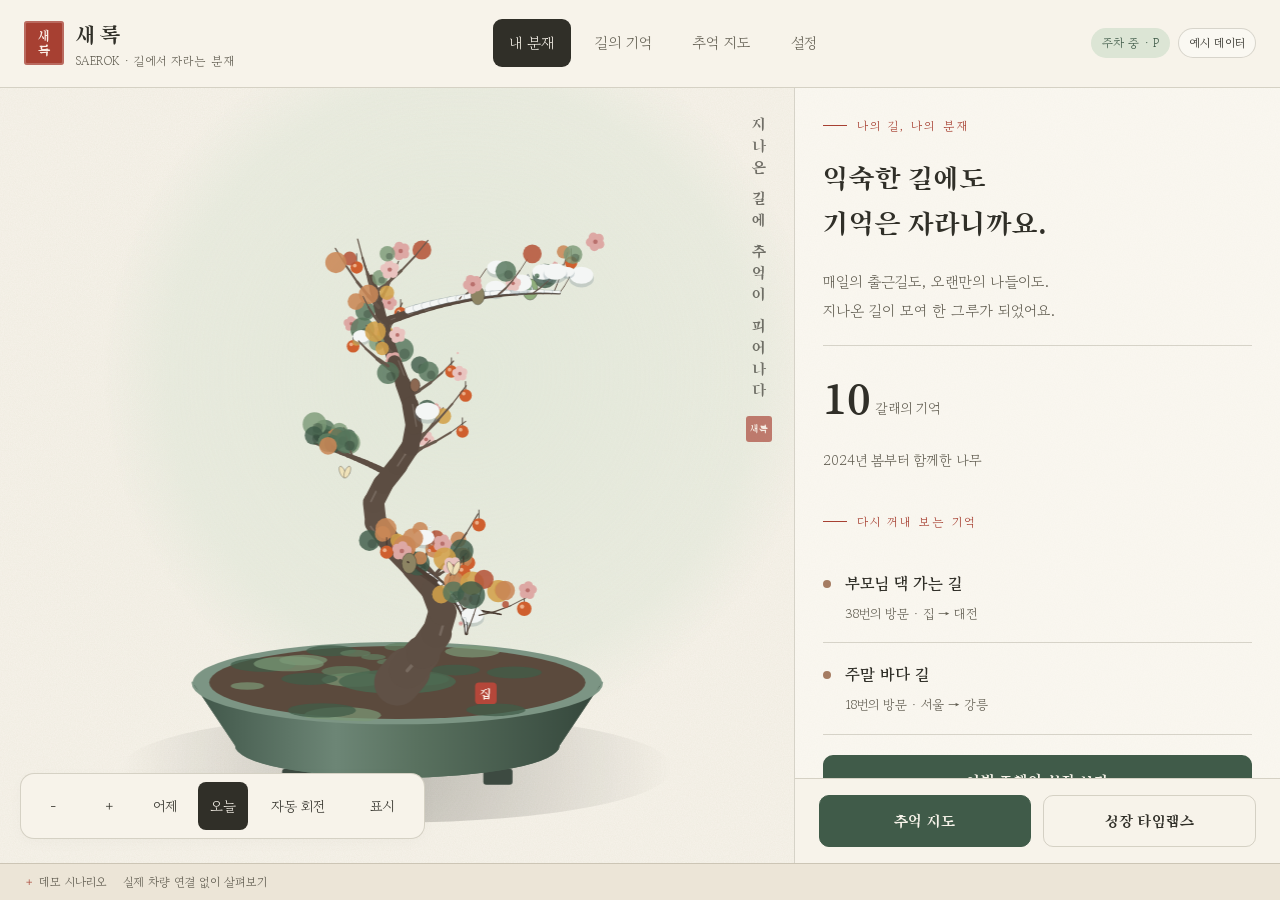
<file: web/saerok.html>
<!DOCTYPE html>
<html lang="ko">
<head>
<meta charset="utf-8">
<meta name="viewport" content="width=device-width, initial-scale=1">
<title>새록 분재 데모</title>
<style>
:root{
  /* 한 폭의 수묵 분재도: 왼쪽은 그림(분재), 오른쪽은 화첩의 글(리포트). 한지 위 먹과 낙관. */
  --paper:#F6F3EC; --paper-deep:#ECE6D8; --ink:#2B2A26; --ink-soft:#6E695F; --line:rgba(43,42,38,.16);
  --forest:#405C49; --sage:#DCE5D5; --wood:#A57C62; --blossom:#DDA8A4; --autumn:#C98757; --snow:#F4F6F5; --seal:#B5473A;
  --display:"Song Myung","Gowun Batang","Nanum Myeongjo","Apple SD Gothic Neo",serif;
  --body:"Gowun Batang","Nanum Myeongjo","Apple SD Gothic Neo","Malgun Gothic",serif;
  color-scheme:light;
}
*{box-sizing:border-box;margin:0}
html,body{height:100%}
body{word-break:keep-all;background:var(--paper);color:var(--ink);font-family:var(--body);font-size:15px;line-height:1.6;
  background-image:url("data:image/svg+xml,%3Csvg xmlns='http://www.w3.org/2000/svg' width='220' height='220'%3E%3Cfilter id='n'%3E%3CfeTurbulence type='fractalNoise' baseFrequency='.85' numOctaves='3' seed='4'/%3E%3CfeColorMatrix values='0 0 0 0 .35 0 0 0 0 .3 0 0 0 0 .22 0 0 0 .09 0'/%3E%3C/filter%3E%3Crect width='220' height='220' filter='url(%23n)'/%3E%3C/svg%3E");}
button{font:inherit;color:inherit;cursor:pointer;border:0;background:none}
button:focus-visible,input:focus-visible{outline:2px solid var(--forest);outline-offset:2px}
.app{height:100%;display:flex;flex-direction:column;min-height:0}

/* 상단 */
.bar{display:flex;align-items:center;gap:20px;padding:10px 22px;border-bottom:1px solid var(--line);flex-wrap:wrap}
.brand{display:flex;align-items:center;gap:12px}
.seal{display:grid;place-items:center;width:38px;height:38px;background:var(--seal);color:#fbeee6;font-family:var(--display);font-size:14px;line-height:1.05;border-radius:5px;text-align:center;box-shadow:inset 0 0 0 2px rgba(255,255,255,.22)}
.brand b{font-family:var(--display);font-weight:400;font-size:21px;letter-spacing:.08em}
.brand small{display:block;color:var(--ink-soft);font-size:12px;letter-spacing:.04em;margin-top:-3px}
.steps{display:flex;gap:6px;list-style:none;padding:0;margin-left:auto;font-size:13px;color:var(--ink-soft)}
.steps li{display:flex;align-items:center;gap:6px;padding:2px 4px}
.steps li::before{content:"";width:7px;height:7px;border-radius:50%;border:1px solid var(--ink-soft)}
.steps li+li{margin-left:2px}
.steps li.on{color:var(--ink)}
.steps li.on::before{background:var(--seal);border-color:var(--seal)}
.steps li.done::before{background:var(--ink-soft)}
.status{display:flex;align-items:center;gap:8px;font-size:13px;color:var(--ink-soft);flex-wrap:wrap}
.pill{border:1px solid var(--line);border-radius:999px;padding:1px 10px;font-size:12px;color:var(--ink);background:rgba(255,255,255,.4)}
.pill.park{border-color:transparent;background:var(--sage);color:var(--forest)}

/* 본문: 좌 그림 / 우 글 */
main{flex:1;display:flex;min-height:0}
.stage{position:relative;flex:1.72;min-width:0;min-height:0;overflow:hidden}
canvas{position:absolute;inset:0;width:100%;height:100%;touch-action:none;cursor:grab}
canvas.drag{cursor:grabbing}
.inscription{position:absolute;top:22px;right:20px;writing-mode:vertical-rl;font-family:var(--display);font-size:17px;letter-spacing:.32em;color:var(--ink);opacity:.72;pointer-events:none}
.inscription::after{content:"새록";display:inline-grid;place-items:center;writing-mode:horizontal-tb;width:26px;height:26px;margin-top:12px;background:var(--seal);color:#fbeee6;font-size:10px;letter-spacing:0;border-radius:3px;line-height:1}
.tools{position:absolute;left:18px;bottom:16px;display:flex;align-items:center;gap:8px;flex-wrap:wrap;max-width:calc(100% - 36px)}
.tool{height:36px;min-width:36px;padding:0 13px;border-radius:999px;border:1px solid var(--line);background:rgba(246,243,236,.86);font-size:13px}
.tool:hover{border-color:var(--ink-soft)}
.tool[aria-pressed="true"]{background:var(--forest);color:var(--paper);border-color:var(--forest)}
.seg{display:flex;border:1px solid var(--line);border-radius:999px;overflow:hidden;background:rgba(246,243,236,.86)}
.seg button{height:34px;padding:0 13px;font-size:13px}
.seg button[aria-pressed="true"]{background:var(--ink);color:var(--paper)}
.hint{font-size:12px;color:var(--ink-soft)}
.app:not([data-mode="report"]) .only-report{display:none}
.app[data-mode="morph"] .tools,.app[data-mode="lapse"] .tools{display:none}
.toast{position:absolute;left:50%;top:18px;transform:translateX(-50%);max-width:min(520px,calc(100% - 120px));padding:9px 18px;border-radius:999px;background:var(--ink);color:var(--paper);font-size:14px;text-align:center;opacity:0;transition:opacity .4s;pointer-events:none}
.toast.show{opacity:.92}
.caption{position:absolute;left:0;right:0;bottom:26px;text-align:center;padding:0 60px;pointer-events:none;display:none}
.app[data-mode="lapse"] .caption,.app[data-mode="morph"] .caption{display:block}
.caption p{display:inline-block;font-family:var(--display);font-size:clamp(17px,2.1vw,24px);background:linear-gradient(transparent 58%,rgba(220,229,213,.9) 58%);padding:0 8px;text-wrap:balance}

.panel{flex:1;min-width:300px;max-width:470px;border-left:1px solid var(--line);padding:22px 24px 26px;overflow-y:auto;display:flex;flex-direction:column;gap:16px;background:rgba(255,255,255,.22)}
.eyebrow{font-size:12px;letter-spacing:.2em;color:var(--seal)}
h1{font-family:var(--display);font-weight:400;font-size:25px;line-height:1.4;text-wrap:balance}
h2{font-family:var(--display);font-weight:400;font-size:16px;color:var(--ink-soft);letter-spacing:.06em}
.lede{color:var(--ink-soft);font-size:14px}
.chips{display:flex;flex-wrap:wrap;gap:6px}
.chip{border:1px solid var(--line);border-radius:999px;padding:2px 11px;font-size:13px;font-variant-numeric:tabular-nums;background:rgba(255,255,255,.45)}
.chip b{font-weight:700}
.legend{list-style:none;padding:0;display:grid;gap:5px}
.legend li{display:grid;grid-template-columns:52px 1fr auto;align-items:center;gap:10px;font-size:14px}
.legend small{color:var(--ink-soft);font-variant-numeric:tabular-nums}
.btn{display:flex;align-items:center;justify-content:center;gap:8px;height:50px;border-radius:999px;background:var(--forest);color:var(--paper);font-family:var(--display);font-size:18px;letter-spacing:.1em;width:100%}
.btn:hover{background:#34503e}
.btn.line{background:none;color:var(--ink);border:1px solid var(--line);height:42px;font-size:15px;letter-spacing:.04em}
.btn.line:hover{border-color:var(--ink-soft);background:rgba(255,255,255,.5)}
.btn.warn{border-color:rgba(181,71,58,.5);color:var(--seal)}
.btn[disabled]{opacity:.45;cursor:not-allowed}
.row{display:flex;gap:8px}
.cards{display:grid;gap:8px}
.card{display:grid;grid-template-columns:14px 1fr;gap:12px;align-items:start;text-align:left;width:100%;padding:12px 14px;border:1px solid var(--line);border-radius:14px;background:rgba(255,255,255,.5)}
button.card:hover{border-color:var(--ink-soft)}
.card i{width:11px;height:11px;border-radius:50%;margin-top:7px;background:var(--c,var(--wood))}
.card small{display:block;color:var(--ink-soft);font-size:12px}
.score{display:grid;gap:6px}
.score .barline{height:6px;border-radius:3px;background:var(--paper-deep);overflow:hidden;display:flex}
.score .barline span{background:var(--forest)}
.score .barline em{background:var(--seal)}
.score p{font-size:14px;font-variant-numeric:tabular-nums}
.spacer{flex:1}
/* 타임랩스 패널 */
.when{font-family:var(--display);font-size:38px;line-height:1.1;font-variant-numeric:tabular-nums}
.when small{font-size:17px;color:var(--ink-soft);margin-left:8px}
.prog{height:2px;background:var(--line);position:relative;margin:6px 0}
.prog span{position:absolute;left:0;top:0;bottom:0;background:var(--ink)}
.prog i{position:absolute;top:-4px;width:10px;height:10px;border-radius:50%;background:var(--seal);margin-left:-5px}
.log{list-style:none;padding:0;display:grid;gap:6px;font-size:14px;min-height:150px;align-content:start}
.log li{padding-left:14px;position:relative;color:var(--ink-soft)}
.log li::before{content:"";position:absolute;left:0;top:.72em;width:6px;height:6px;border-radius:50%;background:var(--wood)}
.log li:first-child{color:var(--ink)}
/* 가지 상세 */
dl{display:grid;grid-template-columns:auto 1fr;gap:4px 16px;font-size:14px}
dt{color:var(--ink-soft)}
dd{font-variant-numeric:tabular-nums}
.memo{font-family:var(--display);font-size:17px;line-height:1.55;padding:12px 14px;border-left:3px solid var(--blossom);background:rgba(221,168,164,.13);border-radius:0 12px 12px 0}
.prune{display:grid;gap:10px;padding:14px;border:1px solid var(--line);border-radius:14px;background:rgba(255,255,255,.45)}
.prune label{display:flex;justify-content:space-between;font-size:14px}
input[type=range]{width:100%;accent-color:var(--forest)}
.note{font-size:12px;color:var(--ink-soft)}
.back{align-self:flex-start;font-size:13px;color:var(--ink-soft);border-bottom:1px solid var(--line)}

@media (max-width:820px){
  main{flex-direction:column}
  .stage{flex:none;height:56%}
  .panel{max-width:none;border-left:0;border-top:1px solid var(--line);padding:18px 16px 22px}
  .steps{display:none}
  .status{margin-left:auto}
  .inscription{font-size:14px;top:12px;right:10px}
  .hint{display:none}
}
@media (prefers-reduced-motion:reduce){.toast{transition:none}}
html,body{width:100%;height:100%;overflow:hidden}
.app{height:100dvh;min-height:0}
.bar{flex:none}
.panel .btn{flex-shrink:0}
@media(max-width:820px){.panel{flex:1;min-height:0;overflow-y:auto}}
</style>


<style>
[hidden]{display:none!important}
button{-webkit-tap-highlight-color:transparent}
.tool[aria-pressed="true"],.tool[aria-pressed="true"]:hover{background:var(--forest);color:var(--paper);border-color:var(--forest)}
.touch-guide{position:absolute;left:20px;top:18px;bottom:auto;padding:6px 10px;background:rgba(247,243,234,.85);border-radius:6px;max-width:calc(100% - 40px);font-size:12px;line-height:1.7;color:var(--ink-soft);pointer-events:none;overflow-wrap:anywhere}
.app[data-mode="morph"] .touch-guide,.app[data-mode="lapse"] .touch-guide{display:none}
@media(max-width:820px){.touch-guide{display:none}}
</style>
<style>
/* Warm paper, ink and a quiet seal; native WebView touch layout. */
:root{--paper:#F7F3EA;--paper-deep:#ECE5D7;--ink:#302F28;--ink-soft:#625E52;--forest:#405B49;--line:rgba(78,69,48,.20);--seal:#A74032}
body{font-size:16px;line-height:1.65}
button,input{touch-action:manipulation}
button{white-space:normal;overflow-wrap:anywhere;word-break:keep-all;line-height:1.5;transition:background-color .16s,border-color .16s}
button:active{background-color:var(--paper-deep)}
button:focus-visible,input:focus-visible,summary:focus-visible{outline:3px solid var(--forest);outline-offset:3px}
.bar{padding:16px 24px;gap:16px;background:rgba(247,243,234,.94);align-items:center}
.brand{flex:none}.brand b{letter-spacing:.16em;font-size:23px}.brand small{font-size:12px}
.seal{border-radius:3px;background:var(--seal);width:40px;height:44px}
.steps{gap:12px;counter-reset:step;flex-wrap:wrap;justify-content:center}
.steps li{gap:6px;font-size:13px;padding:4px 0;margin:0!important;white-space:normal}
.steps li::before{counter-increment:step;content:counter(step,decimal-leading-zero);width:auto;height:auto;border:0;background:none!important;color:var(--ink-soft);font-size:11px}
.steps li.on{font-weight:700;color:var(--seal)}.steps li.on::before{color:var(--seal)}
.status{margin-left:auto;font-size:12px;gap:8px;max-width:100%}.status>span:first-child{display:none}
.pill{padding:4px 10px;white-space:normal;overflow-wrap:anywhere}
.stage{flex:1;min-width:0;background:radial-gradient(ellipse at 45% 45%,#e8e9db44,transparent 65%)}
.inscription{top:28px;right:22px;font-size:16px;opacity:.66;letter-spacing:.35em}
.panel{flex:0 0 38%;min-width:350px;max-width:490px;padding:0;gap:0;overflow:hidden;background:rgba(255,253,248,.52)}
.panel-body{display:flex;flex-direction:column;gap:20px;flex:1;min-height:0;overflow-y:auto;padding:28px;scroll-padding:16px}
.panel-body>*{flex-shrink:0;min-width:0;max-width:100%}
.panel-actions{flex:none;display:flex;gap:12px;padding:16px 24px;border-top:1px solid var(--line);background:var(--paper)}
.panel-actions>*{flex:1;min-width:0}
.panel-actions .btn:first-child{background:var(--forest);color:var(--paper);border-color:var(--forest)}
.eyebrow{font-size:12px;letter-spacing:.16em;color:var(--seal);display:flex;align-items:center;gap:10px}
.eyebrow::before{content:'';height:1px;width:24px;background:var(--seal);flex:none}
h1{font-size:clamp(25px,2.3vw,32px);line-height:1.55;text-wrap:balance;overflow-wrap:anywhere}
h2{font-size:17px;color:var(--ink)}
.lede{font-size:15px;line-height:1.95}
.chip{padding:5px 10px;border-radius:6px;font-size:13px;white-space:normal;overflow-wrap:anywhere;background:#EEE7D955;border-color:transparent}
.chips{gap:8px;align-items:start}.chips b{color:var(--ink)}
.score{padding:16px 0;border-top:1px solid var(--line);border-bottom:1px solid var(--line);gap:12px}
.score p{font-size:13px;line-height:1.8}.score .barline{height:4px}
.cards{gap:0}.card{border:0;border-bottom:1px solid var(--line);border-radius:0;padding:18px 0;background:transparent;gap:12px;font-size:16px;line-height:1.7;grid-template-columns:10px minmax(0,1fr)}
.card>span{min-width:0;overflow-wrap:anywhere}.card small{font-size:13px;margin-top:6px;line-height:1.65}.card:hover{background:#EEE7D955}.card i{width:8px;height:8px;margin-top:10px}
.route-label{font-weight:700;font-size:17px}.card small{color:var(--ink-soft)}
.btn,.btn.line{height:auto;min-height:52px;padding:12px 16px;border-radius:10px;font-size:16px;letter-spacing:.02em;min-width:0;white-space:normal;overflow-wrap:anywhere;text-align:center;flex-shrink:0}
.btn:hover{background:#354F3F}.btn.line:hover{background:var(--paper-deep)}
.row{gap:12px;min-width:0;flex-wrap:wrap}.row>.btn{flex:1 1 130px;min-width:0}
.tools{bottom:20px;left:20px;gap:8px;max-width:calc(100% - 40px);padding:8px;border:1px solid var(--line);border-radius:14px;background:rgba(247,243,234,.95)}
.tool{height:auto;min-height:48px;min-width:48px;padding:10px 14px;border-radius:8px;font-size:14px;background:transparent;border-color:transparent}
.tool:hover{background:var(--paper-deep)}
.seg{border-radius:8px;background:transparent;gap:8px;border:0;overflow:visible}.seg button{min-height:48px;min-width:48px;padding:8px 12px;border-radius:8px;font-size:14px}
.hint{display:none}.back{min-height:48px;padding:8px 0;line-height:1.6;border:0}
.prune{border-radius:10px;padding:16px;gap:16px}.prune label{flex-wrap:wrap;gap:8px}input[type=range]{min-height:48px}
dl{grid-template-columns:minmax(80px,auto) minmax(0,1fr);gap:12px 16px;font-size:15px}dd{overflow-wrap:anywhere}
.memo{font-size:18px;line-height:1.8;padding:16px;border-radius:0}
.note{font-size:13px;line-height:1.8}.legend{gap:12px}.legend li{grid-template-columns:52px minmax(0,1fr) auto;font-size:14px;gap:8px}
.toast{font-size:14px;border-radius:10px;max-width:calc(100% - 48px);padding:12px 18px;overflow-wrap:anywhere}
.caption p{line-height:1.7;font-size:20px}.log{min-height:160px;line-height:1.8;gap:12px}
.when{font-size:36px;line-height:1.4}.when small{display:inline-block}
@media(max-width:1050px){.bar{padding:12px 20px}.steps{gap:8px}.brand small{display:none}.panel-body{padding:24px}.panel-actions{padding:16px}.tool{font-size:13px;padding:10px}.tools{left:12px;bottom:12px;max-width:calc(100% - 24px)}.status{display:none}}
@media(max-width:820px){.bar{gap:12px;flex-wrap:wrap}.brand b{font-size:21px}.steps{margin-left:auto}.steps li{font-size:12px}.stage{flex:none;height:44%;min-height:180px}.panel{flex:1;min-width:0;max-width:none;min-height:0}.panel-body{padding:20px;gap:16px}.panel-actions{padding:12px 20px}.inscription{right:14px;top:20px;font-size:14px}.tools{padding:4px;gap:8px}.tool{font-size:12px}.seg button{font-size:12px}.caption{padding:0 24px;bottom:20px}h1{font-size:26px}.steps li::before{display:none}}
@media(max-width:440px){.bar{padding:12px 16px}.brand{gap:8px}.seal{width:32px;height:36px}.steps{width:100%;justify-content:space-between;margin:0}.stage{height:38%;min-height:170px}.inscription{display:none}.tools{left:8px;bottom:8px;max-width:calc(100% - 16px);gap:8px}.tool{padding:8px}.seg{gap:8px}.panel-actions{padding:12px 16px;gap:8px}.panel-body{padding:20px 16px}.panel-actions .btn{font-size:14px;padding:10px 12px}.tool[data-act=rotation]{display:none}}
@media(prefers-reduced-motion:reduce){*,*::before,*::after{transition:none!important;scroll-behavior:auto!important}}
/* Four destinations, stable touch controls, and a reversible preview stage. */
.nav{display:flex;gap:8px;margin-left:auto;flex-wrap:wrap}
.nav button{min-height:48px;padding:10px 16px;border-radius:9px;font-size:15px;color:var(--ink-soft)}
.nav button.active{background:var(--ink);color:var(--paper)}
.nav button:disabled{opacity:.45}
.hero-number{font:48px var(--display);line-height:1.3}.hero-number small{font:14px var(--body);color:var(--ink-soft)}
.quiet{color:var(--ink-soft);font-size:14px}.divider{height:1px;background:var(--line)}
.setting-row{display:flex;align-items:center;justify-content:space-between;gap:16px;min-height:64px;padding:16px 0;border-bottom:1px solid var(--line);width:100%;text-align:left}
.setting-row>span,.setting-row>div{min-width:0;overflow-wrap:anywhere}.setting-row small{display:block;font-size:13px;line-height:1.7;color:var(--ink-soft)}
.switch{min-width:64px;min-height:48px;flex-shrink:0;padding:10px 16px;border:1px solid var(--line);border-radius:8px}
.switch[aria-pressed=true]{background:var(--forest);color:var(--paper)}
.field{width:100%;min-height:48px;display:block;margin-top:8px;padding:12px;border:1px solid var(--line);border-radius:8px;background:var(--paper);font:inherit;color:var(--ink)}
.danger-box{border-left:3px solid var(--seal);padding:16px;background:#A740320A}
.demo-bar{flex:none;border-top:1px solid var(--line);background:var(--paper-deep);padding:8px 24px;font-size:12px;color:var(--ink-soft)}
.demo-bar summary{cursor:pointer;list-style:none}.demo-bar summary::before{content:'＋ ';color:var(--seal)}.demo-bar details[open] summary::before{content:'− '}
.demo-bar summary span{margin-left:12px}.demo-bar p{line-height:1.8}.demo-actions{display:flex;flex-wrap:wrap;gap:8px;margin:12px 0}.demo-actions button{min-height:48px;padding:10px 16px;background:var(--paper);border-radius:8px}
.mark-slot{width:68px;min-width:68px;height:48px;flex:none;display:inline-flex;align-items:stretch;justify-content:stretch}
.mark-slot #btnMarks{display:block!important;min-width:0;width:100%;opacity:0;visibility:hidden;transform:translateY(6px) scale(.94);pointer-events:none;transition:opacity .18s ease,transform .18s ease,visibility .18s}
.mark-slot #btnMarks.mark-visible{opacity:1;visibility:visible;transform:translateY(0) scale(1);pointer-events:auto}
.app[data-page=settings] .tools,.app[data-page=privacy] .tools,.app[data-page=delete-all] .tools,.app[data-driving=true] .tools{display:none}
.touch-guide{top:auto;bottom:8px;left:50%;transform:translate(-50%,8px);max-width:calc(100% - 32px);width:max-content;text-align:center;background:var(--ink);color:var(--paper);padding:10px 16px;border-radius:8px;opacity:0;visibility:hidden;z-index:6;transition:opacity .3s,transform .3s,visibility .3s;font-size:12px}
.touch-guide.first-hint{opacity:.96;visibility:visible;transform:translate(-50%,0)}
.tools{bottom:24px}.first-hint~*{pointer-events:auto}
dialog{margin:auto;width:min(460px,calc(100% - 32px));padding:28px;border:1px solid var(--line);border-radius:14px;background:var(--paper);color:var(--ink);font:16px/1.8 var(--body);box-shadow:0 24px 80px #302F282A;max-height:calc(100dvh - 32px);overflow:auto}
dialog::backdrop{background:rgba(37,38,31,.48)}dialog h2{font:28px/1.5 var(--display);margin:16px 0}dialog .row{margin-top:24px}dialog .trim-change{font-size:24px;color:var(--seal);margin-bottom:12px}
.prune .btn:disabled{opacity:.4;cursor:default}
@media(max-width:1050px){.nav button{padding:10px 12px;font-size:14px}.nav{gap:4px}.brand small{display:none}}
@media(max-width:820px){.nav{width:100%;display:grid;grid-template-columns:repeat(4,minmax(0,1fr));gap:8px;margin:0}.nav button{padding:8px 6px;font-size:13px}.bar{gap:8px}.brand{display:none}.touch-guide{display:block}.demo-bar{padding:6px 16px}.demo-bar summary span{display:none}}
@media(max-width:600px){.tool[data-act=rotation]{display:block}.tool[data-act=zoom-in],.tool[data-act=zoom-out]{display:none}.tools{bottom:12px}.mark-slot{width:56px;min-width:56px}.tool{padding:8px 10px}.touch-guide{font-size:11px;bottom:4px;padding:6px 10px}}
@media(prefers-reduced-motion:reduce){.mark-slot #btnMarks,.touch-guide{transition:none;transform:none}.touch-guide{transform:translateX(-50%)}.touch-guide.first-hint{transform:translateX(-50%)}}


.app{position:relative}

.tool[aria-pressed="true"],.tool[aria-pressed="true"]:hover{background:var(--forest);color:var(--paper);border-color:var(--forest)}

/* Only the trailing area changes width; existing touch targets stay anchored. */
.tools{gap:8px;transition:box-shadow .24s ease}
.mark-slot{width:0;min-width:0;margin-left:-8px;overflow:hidden;transition:width .24s cubic-bezier(.2,.75,.25,1),margin-left .24s cubic-bezier(.2,.75,.25,1)}
.growth-available .mark-slot{width:68px;margin-left:0}
.mark-slot #btnMarks{width:68px;min-width:68px;flex:none;transform-origin:left center;transition:opacity .18s ease,transform .22s cubic-bezier(.2,.8,.2,1),visibility .18s}
.growth-available{box-shadow:0 4px 16px #302F2806}
.prune [data-act=cut]:not(:disabled){background:var(--seal);border-color:var(--seal);color:var(--paper)}
.prune [data-act=cut]:not(:disabled):hover,.prune [data-act=cut]:not(:disabled):active{background:#873326;border-color:#873326;color:var(--paper)}
@media(max-width:600px){.growth-available .mark-slot{width:56px}.mark-slot #btnMarks{width:56px;min-width:56px}}
@media(prefers-reduced-motion:reduce){.mark-slot,.mark-slot #btnMarks,.tools{transition:none!important}}

@media(max-width:1100px){.tool[data-act=zoom-in],.tool[data-act=zoom-out]{display:none}}

.toast.compact{padding:6px 12px;font-size:12px;line-height:1.5;max-width:200px;border-radius:8px;transition:opacity .12s ease}

</style>
<style>
:root{--surface:rgba(255,253,248,.52);--card-fill:transparent;--accent-readable:#A74032}
:root[data-theme=dark]{--paper:#12171A;--paper-deep:#1B2226;--ink:#EAE4D2;--ink-soft:#B8B29F;--forest:#86AE91;--sage:#26332B;--line:rgba(234,228,210,.20);--seal:#DF8C76;--surface:rgba(255,255,255,.025);--card-fill:rgba(255,255,255,.035);--accent-readable:#EEAA92;color-scheme:dark}
html,body,.bar,.panel,.panel-actions,.tools,.demo-bar,.chip,.card,dialog,.field,.prune,.theme-choice,.nav button{transition:background-color .42s ease,color .32s ease,border-color .32s ease,box-shadow .25s ease}
body{background-color:var(--paper)}.panel{background:var(--surface)}.bar,.panel-actions{background:var(--paper)}
.tools{background:var(--paper)}.eyebrow{color:var(--accent-readable)}.eyebrow::before{background:var(--accent-readable)}
:root[data-theme=dark] .stage{background:none}
:root[data-theme=dark] .caption p{color:#FFF3DE;background:linear-gradient(transparent 84%,rgba(199,161,107,.55) 84%),rgba(18,23,26,.92);text-shadow:0 1px 2px rgba(0,0,0,.55);border-radius:3px}
:root[data-theme=dark] .chip,:root[data-theme=dark] .prune,:root[data-theme=dark] .card{background:var(--card-fill)}
:root[data-theme=dark] .card:hover{background:rgba(255,255,255,.08)}
:root[data-theme=dark] .btn:not(.line),:root[data-theme=dark] .panel-actions .btn:first-child,:root[data-theme=dark] .tool[aria-pressed=true],:root[data-theme=dark] .switch[aria-pressed=true]{color:#12171A}
:root[data-theme=dark] .btn:not(.line):hover{background:#A1C6AB}
:root[data-theme=dark] .prune [data-act=cut]:not(:disabled){background:#B75442;border-color:#B75442;color:#FFF3E8}
:root[data-theme=dark] .prune [data-act=cut]:not(:disabled):hover{background:#9A4234}
.appearance{display:flex;flex-direction:column;gap:16px;border-top:1px solid var(--line);border-bottom:1px solid var(--line);padding:24px 0}
.theme-choices{display:grid;grid-template-columns:repeat(2,minmax(0,1fr));gap:12px}
.theme-choice{min-height:96px;position:relative;display:grid;grid-template-columns:1fr auto;align-items:center;gap:10px;padding:16px;border:1px solid var(--line);border-radius:12px;cursor:pointer;font-size:14px;line-height:1.6;overflow-wrap:anywhere}
.theme-choice.selected{border-color:var(--forest);box-shadow:inset 0 0 0 1px var(--forest);background:color-mix(in srgb,var(--forest) 9%,transparent)}
.theme-choice:has(input:focus-visible){outline:3px solid var(--forest);outline-offset:3px}
.theme-choice input{appearance:none;width:22px;height:22px;border:1.5px solid var(--ink-soft);border-radius:5px;display:grid;place-content:center;margin:0;transition:background-color .18s,border-color .18s}
.theme-choice input:checked{background:var(--forest);border-color:var(--forest)}.theme-choice input:checked::before{content:'✓';font:16px sans-serif;color:var(--paper)}
:root[data-theme=dark] .theme-choice input:checked::before{color:#12171A}
.theme-choice input:disabled{opacity:.65}.theme-choices.automatic{opacity:.75}.theme-choices.automatic .theme-choice{cursor:default}
.theme-swatch{grid-column:1 / -1;height:40px;border-radius:6px;border:1px solid #8B816955;position:relative;overflow:hidden}
.theme-swatch::after{content:'';position:absolute;left:20%;right:20%;height:2px;top:50%;background:#9B8063;transform:rotate(-9deg)}
.light-swatch{background:linear-gradient(120deg,#F7F3EA,#E1E5D8)}.dark-swatch{background:linear-gradient(120deg,#12171A,#26332B)}
.solar-switch{min-width:72px;min-height:60px;padding:4px;display:flex;flex-direction:column;align-items:center;justify-content:center;gap:4px;flex:none}
.switch-track{width:48px;height:28px;padding:3px;border-radius:20px;background:var(--line);border:1px solid var(--ink-soft);transition:background-color .25s,border-color .25s}
.switch-track>span{display:block;width:20px;height:20px;border-radius:50%;background:var(--ink-soft);transform:translateX(0);transition:transform .25s cubic-bezier(.2,.75,.25,1),background-color .25s}
.solar-switch[aria-checked=true] .switch-track{background:var(--forest);border-color:var(--forest)}.solar-switch[aria-checked=true] .switch-track>span{transform:translateX(20px);background:var(--paper)}
.switch-label{font-size:12px;color:var(--ink-soft)}.appearance #themeStatus{min-height:44px}.appearance .setting-row{border:0;padding:0}
@media(max-width:440px){.theme-choice{padding:12px;font-size:13px}.theme-choices{gap:8px}}
@media(prefers-reduced-motion:reduce){*,*::before,*::after{transition:none!important;animation:none!important}}

</style>
<script>try{const p=JSON.parse(localStorage.getItem('saerok.appearance.v1')||'null');document.documentElement.dataset.theme=(p?.auto?p.last:p?.manual)==='dark'?'dark':'light'}catch(e){}</script>
<link rel="preconnect" href="https://fonts.googleapis.com">
<link rel="preconnect" href="https://fonts.gstatic.com" crossorigin>
<link href="https://fonts.googleapis.com/css2?family=Gowun+Batang:wght@400;700&family=Song+Myung&display=swap" rel="stylesheet">
</head>
<body>
<div class="app" id="app" data-mode="map">
  <header class="bar">
    <div class="brand"><span class="seal">새<br>록</span><div><b>새록</b><small>SAEROK · 길에서 자라는 분재</small></div></div>
    <ol class="steps" id="steps" hidden><li data-s="map">추억 지도</li><li data-s="morph">분재로</li><li data-s="lapse">타임랩스</li><li data-s="report">리포트</li></ol>
    <nav class="nav" aria-label="주요 메뉴"><button data-act="home">내 분재</button><button data-act="routes">길의 기억</button><button data-act="map">추억 지도</button><button data-act="settings">설정</button></nav><div class="status"><span>2026년 11월 13일 금요일 · 늦가을, 맑음</span><span class="pill park" id="gearStatus">주차 중 · P</span><span class="pill">예시 데이터</span></div>
  </header>
  <main>
    <section class="stage" id="stage" aria-label="분재와 추억 지도">
      <canvas id="cv" role="img" aria-label="지나온 길이 자라는 분재. 오른쪽 목록에서도 길의 기억을 선택할 수 있습니다."></canvas>
      <p class="inscription">지나온 길에 추억이 피어나다</p>
      <div class="caption"><p id="caption"></p></div>
      <div class="toast" id="toast" role="status"></div>
      <div class="tools">
        <button class="tool" data-act="zoom-out" aria-label="축소">－</button>
        <button class="tool" data-act="zoom-in" aria-label="확대">＋</button>
        
        <div class="seg only-report" role="group" aria-label="어제와 오늘 비교">
          <button data-act="day-prev" id="btnPrev" aria-pressed="false">어제</button>
          <button data-act="day-now" id="btnNow" aria-pressed="true">오늘</button>
        </div>
        <button class="tool only-report" data-act="rotation" aria-pressed="false">자동 회전</button><span class="mark-slot only-report"><button class="tool only-report" data-act="marks" id="btnMarks" aria-pressed="false">표시</button></span><span class="hint" id="hint"></span>
      </div>
    </section>
    <aside class="panel" id="panel"></aside>
  </main><footer class="demo-bar"><details><summary>데모 시나리오 <span>실제 차량 연결 없이 살펴보기</span></summary><div class="demo-actions"><button data-act="demo-drive">주행 시작</button><button data-act="demo-park">주차 · 성장 확인</button><button data-act="welcome">첫 실행 안내</button><button data-act="demo-empty">첫 주행 전</button><button data-act="demo-reset">예시 기록 복원</button></div><p>차량 신호·권한·보호 구역·삭제는 이 페이지의 시뮬레이션입니다. 새로고침하면 초기화됩니다.</p></details></footer><p class="touch-guide">두 손가락으로 확대·축소 · 한 손가락으로 돌리기 / 지도 이동</p>
</div>

<dialog id="trimDialog" aria-labelledby="trimTitle" aria-describedby="trimWarning">
<p class="eyebrow">다듬기 전, 한 번 더</p><h2 id="trimTitle">이 굵기로 다듬을까요?</h2><p class="trim-change" id="trimChange"></p><p id="trimWarning">한 번 다듬은 굵기는 되돌릴 수 없어요.<br>다시 굵게 키우려면 이 길을 주행해야 해요.</p><div class="row"><button class="btn line" data-act="dismiss-trim" autofocus>취소</button><button class="btn" data-act="confirm-trim">다듬기 확정</button></div></dialog>
<script>
/*
Copyright (c) 2014, Vladimir Agafonkin
All rights reserved.

Redistribution and use in source and binary forms, with or without modification, are
permitted provided that the following conditions are met:

   1. Redistributions of source code must retain the above copyright notice, this list of
      conditions and the following disclaimer.

   2. Redistributions in binary form must reproduce the above copyright notice, this list
      of conditions and the following disclaimer in the documentation and/or other materials
      provided with the distribution.

THIS SOFTWARE IS PROVIDED BY THE COPYRIGHT HOLDERS AND CONTRIBUTORS "AS IS" AND ANY
EXPRESS OR IMPLIED WARRANTIES, INCLUDING, BUT NOT LIMITED TO, THE IMPLIED WARRANTIES OF
MERCHANTABILITY AND FITNESS FOR A PARTICULAR PURPOSE ARE DISCLAIMED. IN NO EVENT SHALL THE
COPYRIGHT HOLDER OR CONTRIBUTORS BE LIABLE FOR ANY DIRECT, INDIRECT, INCIDENTAL, SPECIAL,
EXEMPLARY, OR CONSEQUENTIAL DAMAGES (INCLUDING, BUT NOT LIMITED TO, PROCUREMENT OF
SUBSTITUTE GOODS OR SERVICES; LOSS OF USE, DATA, OR PROFITS; OR BUSINESS INTERRUPTION)
HOWEVER CAUSED AND ON ANY THEORY OF LIABILITY, WHETHER IN CONTRACT, STRICT LIABILITY, OR
TORT (INCLUDING NEGLIGENCE OR OTHERWISE) ARISING IN ANY WAY OUT OF THE USE OF THIS
SOFTWARE, EVEN IF ADVISED OF THE POSSIBILITY OF SUCH DAMAGE.


*/
/*
 (c) 2011-2015, Vladimir Agafonkin
 SunCalc is a JavaScript library for calculating sun/moon position and light phases.
 https://github.com/mourner/suncalc
*/

(function () { 'use strict';

// shortcuts for easier to read formulas

var PI   = Math.PI,
    sin  = Math.sin,
    cos  = Math.cos,
    tan  = Math.tan,
    asin = Math.asin,
    atan = Math.atan2,
    acos = Math.acos,
    rad  = PI / 180;

// sun calculations are based on http://aa.quae.nl/en/reken/zonpositie.html formulas


// date/time constants and conversions

var dayMs = 1000 * 60 * 60 * 24,
    J1970 = 2440588,
    J2000 = 2451545;

function toJulian(date) { return date.valueOf() / dayMs - 0.5 + J1970; }
function fromJulian(j)  { return new Date((j + 0.5 - J1970) * dayMs); }
function toDays(date)   { return toJulian(date) - J2000; }


// general calculations for position

var e = rad * 23.4397; // obliquity of the Earth

function rightAscension(l, b) { return atan(sin(l) * cos(e) - tan(b) * sin(e), cos(l)); }
function declination(l, b)    { return asin(sin(b) * cos(e) + cos(b) * sin(e) * sin(l)); }

function azimuth(H, phi, dec)  { return atan(sin(H), cos(H) * sin(phi) - tan(dec) * cos(phi)); }
function altitude(H, phi, dec) { return asin(sin(phi) * sin(dec) + cos(phi) * cos(dec) * cos(H)); }

function siderealTime(d, lw) { return rad * (280.16 + 360.9856235 * d) - lw; }

function astroRefraction(h) {
    if (h < 0) // the following formula works for positive altitudes only.
        h = 0; // if h = -0.08901179 a div/0 would occur.

    // formula 16.4 of "Astronomical Algorithms" 2nd edition by Jean Meeus (Willmann-Bell, Richmond) 1998.
    // 1.02 / tan(h + 10.26 / (h + 5.10)) h in degrees, result in arc minutes -> converted to rad:
    return 0.0002967 / Math.tan(h + 0.00312536 / (h + 0.08901179));
}

// general sun calculations

function solarMeanAnomaly(d) { return rad * (357.5291 + 0.98560028 * d); }

function eclipticLongitude(M) {

    var C = rad * (1.9148 * sin(M) + 0.02 * sin(2 * M) + 0.0003 * sin(3 * M)), // equation of center
        P = rad * 102.9372; // perihelion of the Earth

    return M + C + P + PI;
}

function sunCoords(d) {

    var M = solarMeanAnomaly(d),
        L = eclipticLongitude(M);

    return {
        dec: declination(L, 0),
        ra: rightAscension(L, 0)
    };
}


var SunCalc = {};


// calculates sun position for a given date and latitude/longitude

SunCalc.getPosition = function (date, lat, lng) {

    var lw  = rad * -lng,
        phi = rad * lat,
        d   = toDays(date),

        c  = sunCoords(d),
        H  = siderealTime(d, lw) - c.ra;

    return {
        azimuth: azimuth(H, phi, c.dec),
        altitude: altitude(H, phi, c.dec)
    };
};


// sun times configuration (angle, morning name, evening name)

var times = SunCalc.times = [
    [-0.833, 'sunrise',       'sunset'      ],
    [  -0.3, 'sunriseEnd',    'sunsetStart' ],
    [    -6, 'dawn',          'dusk'        ],
    [   -12, 'nauticalDawn',  'nauticalDusk'],
    [   -18, 'nightEnd',      'night'       ],
    [     6, 'goldenHourEnd', 'goldenHour'  ]
];

// adds a custom time to the times config

SunCalc.addTime = function (angle, riseName, setName) {
    times.push([angle, riseName, setName]);
};


// calculations for sun times

var J0 = 0.0009;

function julianCycle(d, lw) { return Math.round(d - J0 - lw / (2 * PI)); }

function approxTransit(Ht, lw, n) { return J0 + (Ht + lw) / (2 * PI) + n; }
function solarTransitJ(ds, M, L)  { return J2000 + ds + 0.0053 * sin(M) - 0.0069 * sin(2 * L); }

function hourAngle(h, phi, d) { return acos((sin(h) - sin(phi) * sin(d)) / (cos(phi) * cos(d))); }
function observerAngle(height) { return -2.076 * Math.sqrt(height) / 60; }

// returns set time for the given sun altitude
function getSetJ(h, lw, phi, dec, n, M, L) {

    var w = hourAngle(h, phi, dec),
        a = approxTransit(w, lw, n);
    return solarTransitJ(a, M, L);
}


// calculates sun times for a given date, latitude/longitude, and, optionally,
// the observer height (in meters) relative to the horizon

SunCalc.getTimes = function (date, lat, lng, height) {

    height = height || 0;

    var lw = rad * -lng,
        phi = rad * lat,

        dh = observerAngle(height),

        d = toDays(date),
        n = julianCycle(d, lw),
        ds = approxTransit(0, lw, n),

        M = solarMeanAnomaly(ds),
        L = eclipticLongitude(M),
        dec = declination(L, 0),

        Jnoon = solarTransitJ(ds, M, L),

        i, len, time, h0, Jset, Jrise;


    var result = {
        solarNoon: fromJulian(Jnoon),
        nadir: fromJulian(Jnoon - 0.5)
    };

    for (i = 0, len = times.length; i < len; i += 1) {
        time = times[i];
        h0 = (time[0] + dh) * rad;

        Jset = getSetJ(h0, lw, phi, dec, n, M, L);
        Jrise = Jnoon - (Jset - Jnoon);

        result[time[1]] = fromJulian(Jrise);
        result[time[2]] = fromJulian(Jset);
    }

    return result;
};


// moon calculations, based on http://aa.quae.nl/en/reken/hemelpositie.html formulas

function moonCoords(d) { // geocentric ecliptic coordinates of the moon

    var L = rad * (218.316 + 13.176396 * d), // ecliptic longitude
        M = rad * (134.963 + 13.064993 * d), // mean anomaly
        F = rad * (93.272 + 13.229350 * d),  // mean distance

        l  = L + rad * 6.289 * sin(M), // longitude
        b  = rad * 5.128 * sin(F),     // latitude
        dt = 385001 - 20905 * cos(M);  // distance to the moon in km

    return {
        ra: rightAscension(l, b),
        dec: declination(l, b),
        dist: dt
    };
}

SunCalc.getMoonPosition = function (date, lat, lng) {

    var lw  = rad * -lng,
        phi = rad * lat,
        d   = toDays(date),

        c = moonCoords(d),
        H = siderealTime(d, lw) - c.ra,
        h = altitude(H, phi, c.dec),
        // formula 14.1 of "Astronomical Algorithms" 2nd edition by Jean Meeus (Willmann-Bell, Richmond) 1998.
        pa = atan(sin(H), tan(phi) * cos(c.dec) - sin(c.dec) * cos(H));

    h = h + astroRefraction(h); // altitude correction for refraction

    return {
        azimuth: azimuth(H, phi, c.dec),
        altitude: h,
        distance: c.dist,
        parallacticAngle: pa
    };
};


// calculations for illumination parameters of the moon,
// based on http://idlastro.gsfc.nasa.gov/ftp/pro/astro/mphase.pro formulas and
// Chapter 48 of "Astronomical Algorithms" 2nd edition by Jean Meeus (Willmann-Bell, Richmond) 1998.

SunCalc.getMoonIllumination = function (date) {

    var d = toDays(date || new Date()),
        s = sunCoords(d),
        m = moonCoords(d),

        sdist = 149598000, // distance from Earth to Sun in km

        phi = acos(sin(s.dec) * sin(m.dec) + cos(s.dec) * cos(m.dec) * cos(s.ra - m.ra)),
        inc = atan(sdist * sin(phi), m.dist - sdist * cos(phi)),
        angle = atan(cos(s.dec) * sin(s.ra - m.ra), sin(s.dec) * cos(m.dec) -
                cos(s.dec) * sin(m.dec) * cos(s.ra - m.ra));

    return {
        fraction: (1 + cos(inc)) / 2,
        phase: 0.5 + 0.5 * inc * (angle < 0 ? -1 : 1) / Math.PI,
        angle: angle
    };
};


function hoursLater(date, h) {
    return new Date(date.valueOf() + h * dayMs / 24);
}

// calculations for moon rise/set times are based on http://www.stargazing.net/kepler/moonrise.html article

SunCalc.getMoonTimes = function (date, lat, lng, inUTC) {
    var t = new Date(date);
    if (inUTC) t.setUTCHours(0, 0, 0, 0);
    else t.setHours(0, 0, 0, 0);

    var hc = 0.133 * rad,
        h0 = SunCalc.getMoonPosition(t, lat, lng).altitude - hc,
        h1, h2, rise, set, a, b, xe, ye, d, roots, x1, x2, dx;

    // go in 2-hour chunks, each time seeing if a 3-point quadratic curve crosses zero (which means rise or set)
    for (var i = 1; i <= 24; i += 2) {
        h1 = SunCalc.getMoonPosition(hoursLater(t, i), lat, lng).altitude - hc;
        h2 = SunCalc.getMoonPosition(hoursLater(t, i + 1), lat, lng).altitude - hc;

        a = (h0 + h2) / 2 - h1;
        b = (h2 - h0) / 2;
        xe = -b / (2 * a);
        ye = (a * xe + b) * xe + h1;
        d = b * b - 4 * a * h1;
        roots = 0;

        if (d >= 0) {
            dx = Math.sqrt(d) / (Math.abs(a) * 2);
            x1 = xe - dx;
            x2 = xe + dx;
            if (Math.abs(x1) <= 1) roots++;
            if (Math.abs(x2) <= 1) roots++;
            if (x1 < -1) x1 = x2;
        }

        if (roots === 1) {
            if (h0 < 0) rise = i + x1;
            else set = i + x1;

        } else if (roots === 2) {
            rise = i + (ye < 0 ? x2 : x1);
            set = i + (ye < 0 ? x1 : x2);
        }

        if (rise && set) break;

        h0 = h2;
    }

    var result = {};

    if (rise) result.rise = hoursLater(t, rise);
    if (set) result.set = hoursLater(t, set);

    if (!rise && !set) result[ye > 0 ? 'alwaysUp' : 'alwaysDown'] = true;

    return result;
};


// export as Node module / AMD module / browser variable
if (typeof exports === 'object' && typeof module !== 'undefined') module.exports = SunCalc;
else if (typeof define === 'function' && define.amd) define(SunCalc);
else window.SunCalc = SunCalc;

}());


</script><script>
/* SunCalc 1.9.0 uses the bundled BSD-2-Clause license. No network requests. */
(()=>{
'use strict';
const key='saerok.appearance.v1';let prefs={manual:'light',auto:false,last:'light'},position=null,timer=0,status='';
try{const p=JSON.parse(localStorage.getItem(key)||'null');if(p&&(p.manual==='light'||p.manual==='dark'))prefs={manual:p.manual,auto:p.auto===true,last:p.last==='dark'?'dark':p.manual}}catch(e){}
let current=prefs.auto?prefs.last:prefs.manual;
const esc=s=>String(s).replace(/[&<>"']/g,c=>({'&':'&amp;','<':'&lt;','>':'&gt;','"':'&quot;',"'":'&#39;'}[c]));
function solarState(now,latitude,longitude){
 const date=new Date(now),noon=new Date(date.getFullYear(),date.getMonth(),date.getDate(),12);
 const times=SunCalc.getTimes(noon,latitude,longitude),rise=+times.sunrise,set=+times.sunset;
 if(!Number.isFinite(rise)||!Number.isFinite(set))return {theme:SunCalc.getPosition(date,latitude,longitude).altitude>-.01454?'light':'dark',sunrise:null,sunset:null,next:null};
 const theme=now>=rise&&now<set?'light':'dark';let next;
 if(now<rise)next=rise;else if(now<set)next=set;else{const tomorrow=new Date(noon);tomorrow.setDate(tomorrow.getDate()+1);next=+SunCalc.getTimes(tomorrow,latitude,longitude).sunrise}
 return {theme,sunrise:rise,sunset:set,next:Number.isFinite(next)?next:null};
}
function save(){try{localStorage.setItem(key,JSON.stringify(prefs))}catch(e){status='설정을 저장하지 못했어요.'}}
function apply(theme,animate=true){
 const changed=current!==theme;current=theme;if(prefs.last!==theme){prefs.last=theme;save()}document.documentElement.dataset.theme=theme;
 try{window.SaerokNative?.setSurfaceDark(theme==='dark')}catch(e){}
 if(changed&&animate&&!matchMedia('(prefers-reduced-motion: reduce)').matches){const stage=document.querySelector('#stage');stage?.animate([{opacity:.65},{opacity:1}],{duration:420,easing:'ease-out'})}
 if(changed)document.dispatchEvent(new CustomEvent('saerokthemechange',{detail:{theme}}));sync();
}
function refresh(animate=true){
 clearTimeout(timer);
 if(prefs.auto&&position){const result=solarState(Date.now(),position.lat,position.lon);apply(result.theme,animate);const time=x=>new Date(x).toLocaleTimeString([],{hour:'2-digit',minute:'2-digit'});status=result.sunrise?'오늘 일출 '+time(result.sunrise)+' · 일몰 '+time(result.sunset)+' · 기기 현지 시각 기준':'현재 지역의 태양 고도로 자동 전환 중';sync();const wait=result.next?Math.min(60000,Math.max(100,result.next-Date.now()+50)):60000;timer=setTimeout(()=>refresh(),wait)}
 else {apply(prefs.auto?current:prefs.manual,animate);if(prefs.auto&&!status)status='자동 전환에는 대략적인 위치가 필요해요.';sync();if(prefs.auto)timer=setTimeout(()=>refresh(),60000)}
}
function nativeAuto(){try{window.SaerokNative?.setSolarAuto(prefs.auto)}catch(e){}}
function requestLocation(){
 if(window.SaerokNative){status='위치를 확인하고 있어요…';sync();window.SaerokNative.requestSunLocation();}
 else if(navigator.geolocation){status='위치를 확인하고 있어요…';sync();navigator.geolocation.getCurrentPosition(p=>receiveLocation(p.coords.latitude,p.coords.longitude),()=>locationError('자동 전환을 위해 위치 권한을 허용해주세요.'),{enableHighAccuracy:false,timeout:15000,maximumAge:1800000})}
 else locationError('위치를 사용할 수 없어요. 일반 또는 다크 모드를 직접 선택해주세요.');
}
function receiveLocation(lat,lon){if(!Number.isFinite(lat)||!Number.isFinite(lon)||Math.abs(lat)>90||Math.abs(lon)>180)return;position={lat,lon};status='';if(prefs.auto)refresh()}
function locationError(message){if(!prefs.auto)return;status=String(message);sync()}
function manual(theme){if(prefs.auto)return;prefs.manual=theme;status='';save();refresh()}
function automatic(){prefs.auto=!prefs.auto;status='';save();nativeAuto();refresh();if(prefs.auto&&!position)requestLocation()}
function sync(){
 for(const input of document.querySelectorAll('input[name=appearance]')){input.checked=input.value===current;input.disabled=prefs.auto;input.closest('label')?.classList.toggle('selected',input.checked)}
 const control=document.querySelector('[data-act=theme-auto]');if(control){control.setAttribute('aria-checked',String(prefs.auto));control.querySelector('.switch-label').textContent=prefs.auto?'켜짐':'꺼짐'}
 const note=document.querySelector('#themeStatus');if(note)note.textContent=prefs.auto?status||'일출·일몰에 따라 자동 전환 중':'원하는 화면을 직접 선택할 수 있어요.';
 const choices=document.querySelector('.theme-choices');if(choices)choices.classList.toggle('automatic',prefs.auto);
 const retry=document.querySelector('[data-act=theme-location]');if(retry)retry.hidden=!prefs.auto||!!position;
 const help=document.querySelector('#themeAutoHelp');if(help)help.textContent=prefs.auto?'자동을 끄면 직접 선택할 수 있어요.':'일출에는 일반 모드, 일몰에는 다크 모드로 바뀝니다.';
}
function settings(){return `<section class="appearance"><h2>화면 모드</h2><p class="note">낮에는 한지의 온기, 밤에는 차분한 먹빛.</p><div class="theme-choices" role="radiogroup" aria-label="화면 모드"><label class="theme-choice"><span class="theme-swatch light-swatch" aria-hidden="true"></span><span>일반 모드 사용</span><input type="radio" name="appearance" value="light" aria-label="일반 모드 사용"></label><label class="theme-choice"><span class="theme-swatch dark-swatch" aria-hidden="true"></span><span>다크 모드 사용</span><input type="radio" name="appearance" value="dark" aria-label="다크 모드 사용"></label></div><div class="setting-row"><div>자동<small id="themeAutoHelp">일출에는 일반 모드, 일몰에는 다크 모드로 바뀝니다.</small></div><button class="solar-switch" type="button" role="switch" aria-checked="${prefs.auto}" aria-label="일출·일몰에 따른 자동 전환" data-act="theme-auto"><span class="switch-track" aria-hidden="true"><span></span></span><span class="switch-label">${prefs.auto?'켜짐':'꺼짐'}</span></button></div><p id="themeStatus" class="note" role="status" aria-live="polite">${esc(status)}</p><button class="btn line" data-act="theme-location" ${!prefs.auto||position?'hidden':''}>자동 전환 위치 확인</button></section>`}
window.SaerokTheme={settings,sync,refresh,receiveLocation,locationError,solarState,get isDark(){return current==='dark'},get preference(){return {...prefs}}};
document.addEventListener('change',e=>{if(e.target.name==='appearance')manual(e.target.value)});
document.addEventListener('click',e=>{const action=e.target.closest('[data-act]')?.dataset.act;if(action==='theme-auto')automatic();else if(action==='theme-location')requestLocation()});
document.addEventListener('visibilitychange',()=>{if(!document.hidden)refresh()});
apply(current,false);nativeAuto();if(prefs.auto){status='위치를 확인한 뒤 자동 전환됩니다.';refresh(false)}
})();

</script>
<script>
(()=>{'use strict';
/* ───────── 기본 도구 ───────── */
const clamp=(x,a=0,b=1)=>Math.max(a,Math.min(b,x)), lerp=(a,b,t)=>a+(b-a)*t;
const ease=t=>t<.5?2*t*t:1-Math.pow(-2*t+2,2)/2;
function rng(seed){return()=>{seed|=0;seed=seed+0x6D2B79F5|0;let t=Math.imul(seed^seed>>>15,1|seed);t=t+Math.imul(t^t>>>7,61|t)^t;return((t^t>>>14)>>>0)/4294967296}}
function pw(v,T){if(v<=T[0][0])return T[0][1];for(let i=1;i<T.length;i++)if(v<=T[i][0]){const a=T[i-1],b=T[i];return lerp(a[1],b[1],(v-a[0])/(b[0]-a[0]))}return T[T.length-1][1]}
function cr(P,s){const n=P.length-1,x=clamp(s*n,0,n-1e-6),i=Math.floor(x),u=x-i,p0=P[Math.max(0,i-1)],p1=P[i],p2=P[i+1],p3=P[Math.min(n,i+2)];
  return p1.map((_,k)=>.5*(2*p1[k]+(-p0[k]+p2[k])*u+(2*p0[k]-5*p1[k]+4*p2[k]-p3[k])*u*u+(-p0[k]+3*p1[k]-3*p2[k]+p3[k])*u*u*u))}
function at(pts,f){const x=clamp(f)*(pts.length-1),i=Math.min(pts.length-2,Math.floor(x)),u=x-i,a=pts[i],b=pts[i+1];return{x:lerp(a.x,b.x,u),y:lerp(a.y,b.y,u),z:lerp(a.z,b.z,u),w:lerp(a.w,b.w,u)}}
const $=s=>document.querySelector(s);
const motionQuery=matchMedia('(prefers-reduced-motion: reduce)');
let REDUCED=motionQuery.matches,autoRotate=false;
motionQuery.addEventListener('change',e=>{REDUCED=e.matches;if(REDUCED)autoRotate=false;const b=document.querySelector('[data-act=rotation]');if(b)b.setAttribute('aria-pressed',autoRotate)});

/* ───────── 데이터: 집과 길 (예시) ───────── */
const DAY=864e5, TODAY=+new Date('2026-11-13');
const SN={sp:'봄',su:'여름',au:'가을',wi:'겨울'};
const STAGE=['','새로운 눈','자라는 눈','갓 돋은 가지','어린 가지','성숙한 가지','주요 가지'];
const stageOf=v=>v<1?0:v<2?1:v<4?2:v<7?3:v<15?4:v<30?5:6;
// 길: way=[경도,위도], at=부모 가지 위 위치, el=올림각, len=가지 길이
const ROUTES=[
 {id:'r1',name:'출근길',desc:'집 → 서울',parent:null,way:[[127.01,37.27],[127.07,37.41],[126.98,37.57]],first:'2024-03-02',fs:'sp',q:{sp:53,su:52,au:55,sn:9,dr:42},memo:'매일의 출근이 이 분재의 줄기가 되었어요.'},
 {id:'r2',name:'부모님 댁 가는 길',desc:'집 → 대전',parent:'r1',at:.30,el:.2,len:1.5,droop:.26,way:[[127.01,37.27],[127.13,36.95],[127.31,36.6],[127.38,36.35]],first:'2024-03-16',fs:'sp',q:{sp:4,su:6,au:19,sn:2,dr:6},memo:'추석 무렵이면 이 가지가 부쩍 자라요.'},
 {id:'r5',name:'단골 카페 길',desc:'집 → 인천',parent:'r1',at:.50,el:.32,len:.95,droop:.2,way:[[127.01,37.27],[126.85,37.36],[126.62,37.47]],first:'2024-06-08',fs:'su',q:{sp:1,su:8,au:2},memo:'여름 저녁마다 들르던 길이에요.'},
 {id:'r8',name:'춘천 호수길',desc:'서울 → 춘천',parent:'r1',at:.70,el:.45,len:.8,droop:.15,way:[[126.98,37.57],[127.35,37.73],[127.73,37.88]],first:null,memo:'오늘 처음 만난 길이에요. 세 번 더 찾으면 가지가 돋아나요.'},
 {id:'r3',name:'주말 바다 길',desc:'서울 → 강릉',parent:'r1',at:.86,el:.38,len:1.3,droop:.3,way:[[126.98,37.57],[127.5,37.45],[128.2,37.5],[128.7,37.68],[128.9,37.75]],first:'2024-07-20',fs:'su',q:{sp:2,su:4,au:2,sn:7,dr:1},memo:'눈 오는 날 일곱 번, 이 길 끝에는 늘 겨울 바다가 있었어요.'},
 {id:'r4',name:'벚꽃 드라이브',desc:'대전 → 전주',parent:'r2',at:.55,el:.55,len:.8,droop:.2,way:[[127.38,36.35],[127.25,36.1],[127.15,35.82]],first:'2025-04-05',fs:'sp',q:{sp:6,su:1,au:1},memo:'봄마다 찾은 길이라 꽃이 가장 먼저 피어요.'},
 {id:'r6',name:'부산 여행길',desc:'대전 → 부산',parent:'r2',at:.82,el:.12,len:.9,droop:.15,way:[[127.38,36.35],[127.9,36.15],[128.6,35.87],[128.9,35.5],[129.08,35.18]],first:'2025-08-02',fs:'su',q:{su:2,au:1,dr:1},memo:'첫 여행의 기억이 어린 가지로 남았어요.'},
 {id:'r9',name:'광주 가는 길',desc:'전주 → 광주',parent:'r4',at:.8,el:.35,len:.5,droop:.1,way:[[127.15,35.82],[126.95,35.5],[126.85,35.16]],first:'2026-04-11',fs:'sp',q:{sp:1},memo:'두 번의 봄이 담긴 작은 눈이에요.'},
 {id:'r7',name:'속초 가는 길',desc:'강릉 → 속초',parent:'r3',at:.85,el:.75,len:.62,droop:.1,way:[[128.9,37.75],[128.75,38.0],[128.59,38.21]],first:'2025-01-18',fs:'sn',q:{su:1,sn:1},memo:'처음 눈이 내리던 날에도 이 길을 지나갔어요.'},
 {id:'r10',name:'정선 고갯길',desc:'평창 → 정선',parent:'r3',at:.5,el:.18,len:.55,droop:.1,way:[[128.2,37.5],[128.45,37.46],[128.66,37.38]],first:'2024-11-09',fs:'au',q:{},memo:'2년 만에 이 길에 다시 물을 주셨네요.'},
];
const IDX={};ROUTES.forEach((r,i)=>IDX[r.id]=i);
const N=22;
ROUTES.forEach((r,i)=>{
  r.pi=r.parent?IDX[r.parent]:-1; r.lv=r.pi<0?0:ROUTES[r.pi].pi<0?1:2;
  const a=r.way[0],b=r.way[r.way.length-1]; r.az=Math.atan2(-(b[1]-a[1]),(b[0]-a[0])*.81); r.ph=i*1.7;
  r.mp=[];for(let k=0;k<N;k++)r.mp.push(cr(r.way,k/(N-1)));
  // 잔가지와 장식 자리 (고정 시드 → 언제 봐도 같은 나무)
  const rnd=rng(31+i*13), nt=r.lv===0?15:r.lv===1?9:6; r.tw=[];
  for(let k=0;k<nt;k++)r.tw.push({s:r.lv===0?.5+.5*rnd():.3+.7*rnd(),az:r.lv===0?rnd()*6.283:r.az+(rnd()-.5)*2.6,el:.1+.75*rnd(),len:.15+.2*rnd(),minV:r.lv===0?7+rnd()*rnd()*42:7+rnd()*16});
  r.tw.sort((x,y)=>x.minV-y.minV);
  const g=()=>(rnd()+rnd()+rnd()-1.5)*.9, pool=n=>Array.from({length:n},()=>({h:rnd()<.8?Math.floor(rnd()*nt):-1,u:.35+.65*rnd(),o:[g()*.11,Math.abs(g())*.07+.02,g()*.11],hue:rnd(),sz:.8+.5*rnd()}));
  r.an={sp:pool(22),su:pool(30),au:pool(24),sn:pool(18),fr:Array.from({length:6},(_,k)=>({h:(k*2+1)%nt,u:1,o:[g()*.03,-.05,g()*.03],hue:rnd(),sz:1}))};
});

/* ───────── 성장 이벤트: 방문 기록을 시간순으로 ───────── */
const seasonOf=t=>{const m=new Date(t).getMonth();return m>=2&&m<=4?'sp':m>=5&&m<=7?'su':m>=8&&m<=10?'au':'wi'};
let EV=[];
ROUTES.forEach((r,ri)=>{ if(!r.first)return; const rnd=rng(100+ri*7),f=+new Date(r.first),span=Math.floor((TODAY-DAY-f)/DAY);
  EV.push({t:f,r:ri,s:r.fs});
  for(const s in r.q)for(let i=0;i<r.q[s];i++){let t,n=0;do{t=f+DAY*(1+Math.floor(rnd()*span));n++}while(seasonOf(t)!==(s==='sn'||s==='dr'?'wi':s)&&n<4000);EV.push({t,r:ri,s})}
});
EV.sort((a,b)=>a.t-b.t);
const PRE=EV.length, T0=EV[0].t, T1=TODAY-DAY;
const TODAY_SEQ=[
 {id:'r8',msg:'새로운 길에서 작은 눈이 돋아났어요.',c:'#8fae7c'},
 {id:'r10',msg:'2년 만에 다시 물을 주셨네요. 잠들어 있던 작은 눈이 다시 자랐어요.',c:'#DDA8A4'},
 {id:'r7',msg:'꾸준히 찾아주신 덕분에 새로운 가지가 태어났어요.',c:'#A57C62'},
 {id:'r1',msg:'매일 지나던 길에 물을 주어 줄기가 조금 더 튼튼해졌어요.',c:'#405C49'},
 {id:'r3',msg:'오늘 처음으로 이 가지에 열매가 맺혔어요.',c:'#C98757'},
];
TODAY_SEQ.forEach(e=>{e.ri=IDX[e.id];EV.push({t:TODAY,r:e.ri,s:'au'})});
const NT=TODAY_SEQ.length, TODAY_SET=new Set(TODAY_SEQ.map(e=>e.ri));
let page='home',driving=false,recording=true,empty=false,deleted=new Set(),protectLabel='집 주변',protectRadius=500;
const CUT=ROUTES.map(()=>0), PRUNE=ROUTES.map(()=>({thick:1}));
// view={limit:날짜 상한, today:오늘 이벤트 수, demo:데모 주행 포함}
function tally(view,visual=true){const out=ROUTES.map(()=>({v:0,sp:0,su:0,au:0,sn:0,dr:0}));
  for(let i=0;i<EV.length;i++){const e=EV[i];
    if(i<PRE){if(e.t>view.limit)continue}else if(i<PRE+NT){if(i-PRE>=view.today)continue}else if(!view.demo)continue;
    if(deleted.has(e.r)||empty)continue;if(visual&&i<CUT[e.r])continue; const o=out[e.r];o.v++;o[e.s]++}
  return out}
const score=tl=>tl.reduce((a,d)=>a+40*Math.log(1+d.v),0);

let trimPreview=null,pendingTrim=null;
const pruneKey='saerok.prune.v1';
try{const saved=JSON.parse(localStorage.getItem(pruneKey)||'null');if(Array.isArray(saved))saved.forEach((v,i)=>{if(PRUNE[i]&&Number.isFinite(v)&&v>=.3&&v<=1)PRUNE[i].thick=v})}catch(e){}
function savePrune(){localStorage.setItem(pruneKey,JSON.stringify(PRUNE.map(p=>p.thick)))}
function displayThickness(ri){return trimPreview&&trimPreview.ri===ri?trimPreview.value:PRUNE[ri].thick}
function discardPreview(){trimPreview=null;pendingTrim=null;const dialog=$('#trimDialog');if(dialog.open)dialog.close()}
function updateTrimControls(){const dirty=trimPreview&&trimPreview.ri===sel&&trimPreview.value<PRUNE[sel].thick;const value=Math.round(displayThickness(sel)*100);$('#thickV').textContent=value+'%'+(dirty?' · 미리보기':'');$('#applyTrim').disabled=!dirty;$('#pruneNote').textContent=dirty?'미리보기 중이에요. 굵기 다듬기를 누르지 않고 나가면 적용되지 않아요.':'슬라이더로 미리 본 뒤 굵기 다듬기를 눌러 확정하세요.'}
function openTrimDialog(){if(!trimPreview||trimPreview.value>=PRUNE[sel].thick)return;pendingTrim={...trimPreview};$('#trimChange').textContent=Math.round(PRUNE[sel].thick*100)+'% → '+Math.round(pendingTrim.value*100)+'%';$('#trimDialog').showModal()}
function confirmTrim(){if(!pendingTrim)return;const {ri,value}=pendingTrim;try{const values=PRUNE.map(p=>p.thick);values[ri]=value;localStorage.setItem(pruneKey,JSON.stringify(values))}catch(e){$('#trimDialog').close();pendingTrim=null;toast('저장하지 못했어요. 굵기를 변경하지 않았습니다.');return}PRUNE[ri].thick=value;discardPreview();updateTrimControls();toast('굵기를 다듬었어요. 다시 굵게 키우려면 이 길을 주행해주세요.')}

const VIEW_NOW={limit:Infinity,today:NT,demo:true}, VIEW_PREV={limit:Infinity,today:0,demo:false};

/* ───────── 상태 ───────── */
let mode='map', sel=null, showMarks=false, dayPrev=false, userMoved=false;
let lapU=1, kToday=NT, rate=.1, activeToday=-1;
let disp=tally(VIEW_NOW);
const TAU=Math.PI*2;
const angleDelta=(to,from)=>((to-from+Math.PI)%TAU+TAU)%TAU-Math.PI;
const nearestYaw=(target)=>cam.yaw+angleDelta(target,cam.yaw);
const BASE={yaw:-.18,pitch:.2,zoom:1,tx:0,ty:.8,tz:0};
const cam={...BASE}, goal={...BASE}, mcam={zoom:1,px:0,py:0};
const cv=$('#cv'),ctx=cv.getContext('2d');let W=10,H=10,DPR=1,S0=100,CX=0,CY=0,time=0;
function resize(){const r=$('#stage').getBoundingClientRect();W=Math.max(50,r.width);H=Math.max(50,r.height);DPR=Math.min(2,devicePixelRatio||1);cv.width=W*DPR;cv.height=H*DPR;S0=Math.min(H*.295,W*.25);CX=W*.5;CY=H*.57}
new ResizeObserver(resize).observe($('#stage'));resize();

/* ───────── 분재 형상: 방문 횟수 → 눈·가지·잔가지 ───────── */
const TRUNK=[[0,0,0],[.24,.42,.06],[-.14,.86,-.08],[.1,1.3,.1],[-.04,1.72,0],[-.14,2.05,-.05]];
const TG=[[0,.26],[10,.42],[40,.66],[100,.85],[212,1]], TW=[[0,.16],[10,.3],[40,.55],[100,.8],[212,1],[400,1.12]];
const BG=[[3.5,0],[4,.2],[7,.42],[15,.68],[30,.86],[100,.97],[220,1]], BW=[[3.5,.1],[7,.26],[15,.45],[30,.65],[100,.88],[220,1]];
const BUD=[[0,0],[1,.03],[3.5,.058],[4.8,.03]];
function build(values=disp){
  let tot=0;values.forEach(d=>tot+=d.v); const G=.5+.5*Math.min(1,Math.sqrt(tot/280)), out=[];
  ROUTES.forEach((r,ri)=>{const d=values[ri],b={ri,pts:null,bud:null,tw:[],mark:null,G};out.push(b);let pts=null;
    if(r.pi<0){const g=pw(d.v,TG),wv=pw(d.v,TW)*displayThickness(ri);pts=[];
      for(let i=0;i<N;i++){const f=i/(N-1),s=g*f,p=cr(TRUNK,s);pts.push({x:p[0]*G,y:p[1]*G,z:p[2]*G,w:.15*G*wv*(Math.pow(1-.82*f,.9)+.8*Math.exp(-s*18))+.004})}
      b.mark=pts[Math.floor(N*.45)];
    }else{const pb=out[r.pi];if(!pb.pts||d.v<.03)return;
      const a=at(pb.pts,r.at),ca=Math.cos(r.az),sa=Math.sin(r.az);
      if(d.v<4.8){const br=G*pw(d.v,BUD),o=a.w*.45+br*.6;b.bud={x:a.x+ca*o,y:a.y+o*.4,z:a.z+sa*o,r:br,k:clamp((d.v-1)/2.5)};b.mark=b.bud}
      const g=pw(d.v,BG);
      if(g>0){const wv=pw(d.v,BW)*displayThickness(ri),W0=(r.lv===1?.08:.052)*G,L=r.len*G,ce=Math.cos(r.el),se=Math.sin(r.el);pts=[];
        for(let i=0;i<N;i++){const f=i/(N-1),s=g*f,h=L*s*ce,y=L*(se*s-r.droop*s*s),wg=L*.08*Math.sin(s*4.4+r.ph)*s;
          pts.push({x:a.x+ca*h-sa*wg,y:a.y+y,z:a.z+sa*h+ca*wg,w:W0*wv*Math.pow(1-.84*f,.9)+.004})}
        b.mark=pts[N-1]}
    }
    b.pts=pts;if(!pts)return;
    r.tw.forEach(t=>{const k=clamp((d.v-t.minV)/5);if(k<=0){b.tw.push(null);return}
      const a=at(pts,t.s),l=t.len*G*k,c=Math.cos(t.az),s=Math.sin(t.az),ce=Math.cos(t.el),se=Math.sin(t.el),tp=[],w0=Math.min(.02*G,a.w*.45);
      for(let j=0;j<5;j++){const u=j/4;tp.push({x:a.x+c*l*u*ce,y:a.y+l*(se*u+.25*u*u),z:a.z+s*l*u*ce,w:Math.max(.004,w0*(1-.8*u))})}
      b.tw.push({pts:tp,k})});
  });
  return out}
function proj(p){const x=p.x-cam.tx,y=p.y-cam.ty,z=p.z-cam.tz,c=Math.cos(cam.yaw),s=Math.sin(cam.yaw),x1=x*c+z*s,z1=-x*s+z*c,cp=Math.cos(cam.pitch),sp=Math.sin(cam.pitch),y2=y*cp-z1*sp,z2=y*sp+z1*cp,f=8/(8-z2)*S0*cam.zoom;return{x:CX+x1*f,y:CY-y2*f,z:z2,f}}
function anchorPos(b,a){let p;if(a.h<0)p=at(b.pts,.4+.6*a.u);else{const t=b.tw[a.h];if(!t||t.k<.3)return null;p=at(t.pts,a.u)}return{x:p.x+a.o[0]*b.G,y:p.y+a.o[1]*b.G,z:p.z+a.o[2]*b.G}}
function decorCounts(d){const v=Math.max(d.v,.001),B=clamp((d.v-4.5)/5)*Math.min(40,8+d.v*1.2);return{sp:B*d.sp/v,su:B*d.su/v,au:B*d.au/v,sn:B*d.sn/v}}

/* ───────── 그리기: 분재 ───────── */
let LAST=[];
const woodCol=(z,thin)=>{const k=clamp(.38+.62*clamp((z+1.7)/3.4)-(thin?.12:0));return SaerokTheme.isDark?`rgb(${Math.round(lerp(200,137,k))},${Math.round(lerp(171,111,k))},${Math.round(lerp(126,78,k))})`:`rgb(${Math.round(lerp(168,60,k))},${Math.round(lerp(150,46,k))},${Math.round(lerp(132,38,k))})`};
const LEAF=['#405C49','#56755c','#7d9a78'],AUT=['#C98757','#b5553a','#d2a04a'];
function drawBackdrop(a){
  const g=ctx.createRadialGradient(CX+W*.08,CY-H*.2,10,CX+W*.08,CY-H*.2,Math.min(W,H)*.46);
  g.addColorStop(0,`rgba(220,229,213,${(SaerokTheme.isDark?.12:.7)*a})`);g.addColorStop(.82,`rgba(220,229,213,${(SaerokTheme.isDark?.04:.45)*a})`);g.addColorStop(1,'rgba(220,229,213,0)');
  ctx.fillStyle=g;ctx.fillRect(0,0,W,H)}
let nightFactor=SaerokTheme.isDark?1:0;
function drawTreeGlow(a){
  if(!LAST||!LAST.length)return;const br=REDUCED?.85:.8+.2*Math.sin(time*.9);
  ctx.save();ctx.globalCompositeOperation='lighter';ctx.lineCap='round';ctx.lineJoin='round';
  for(const [pad,al] of [[34,.05],[18,.08],[8,.1]]){
    ctx.strokeStyle=`rgba(255,205,110,${al*br*a})`;
    for(const b of LAST){if(!b.P||!b.pts)continue;const m=Math.floor(N/2);ctx.lineWidth=Math.max(3,b.pts[m].w*b.P[m].f*.8)+pad;ctx.beginPath();b.P.forEach((p,i)=>i?ctx.lineTo(p.x,p.y):ctx.moveTo(p.x,p.y));ctx.stroke()}}
  ctx.restore()}
const FF=(()=>{const r=rng(77),a=[];for(let i=0;i<38;i++)a.push({x:r(),y:r(),vx:0,vy:0,ph:r()*6.28,sp:.6+r()*1.4,ri:-1,ti:0,t:0,ox:(r()-.5),oy:(r()-.5),sz:.7+r()*.8});return a})();
function fireflyTarget(f){
  const useSel=sel!=null&&mode==='report'&&LAST[sel]&&LAST[sel].P;
  if(useSel&&Math.random()<.8){f.ri=sel}else{const cand=LAST.filter(b=>b.P);f.ri=cand.length?cand[Math.floor(Math.random()*cand.length)].ri:0}
  f.ti=Math.floor(Math.random()*N);f.t=4+Math.random()*6;f.ox=(Math.random()-.5);f.oy=(Math.random()-.5)}
function updateFireflies(dt){
  if(!LAST||!LAST.length)return;const d=dt/1000;
  for(const f of FF){
    if(f.px===undefined){f.px=f.x*W;f.py=f.y*H}
    f.t-=d;const b=LAST[f.ri];if(f.t<=0||!b||!b.P){fireflyTarget(f);continue}
    const p=b.P[Math.min(f.ti,b.P.length-1)],R=Math.min(W,H)*.07,tx=p.x+f.ox*R*2,ty=p.y+f.oy*R*2;
    if(REDUCED){f.px=tx;f.py=ty;continue}
    f.vx+=((tx-f.px)*4+Math.sin(time*f.sp+f.ph)*60)*d;f.vy+=((ty-f.py)*4+Math.cos(time*f.sp*1.3+f.ph)*60)*d;
    f.vx*=Math.pow(.06,d);f.vy*=Math.pow(.06,d);f.px+=f.vx*d;f.py+=f.vy*d}}
function drawFireflies(a){
  ctx.save();ctx.globalCompositeOperation='lighter';
  for(const f of FF){if(f.px===undefined)continue;const tw=REDUCED?.8:.35+.65*Math.pow(Math.max(0,Math.sin(time*f.sp*2.2+f.ph)),2),r=(2.2+3.2*f.sz)*(W>600?1:.8);
    const g=ctx.createRadialGradient(f.px,f.py,0,f.px,f.py,r*3);g.addColorStop(0,`rgba(255,240,170,${.95*tw*a})`);g.addColorStop(.25,`rgba(255,215,110,${.3*tw*a})`);g.addColorStop(1,'rgba(255,200,90,0)');
    ctx.fillStyle=g;ctx.beginPath();ctx.arc(f.px,f.py,r*3,0,6.3);ctx.fill()}
  ctx.restore()}

function drawPot(frontOnly=false){
  const c=proj({x:0,y:0,z:0}),bt=proj({x:0,y:-.34,z:0}),sp=Math.sin(cam.pitch),rx=1.05*c.f,ry=rx*sp,rb=.84*bt.f,rby=rb*sp;
  if(frontOnly){
    ctx.save();const face=ctx.createLinearGradient(c.x-rx,0,c.x+rx,0);face.addColorStop(0,'#3f5548');face.addColorStop(.35,'#6d8676');face.addColorStop(.55,'#59715f');face.addColorStop(1,'#34463b');ctx.fillStyle=face;
    ctx.beginPath();ctx.ellipse(c.x,c.y,rx,ry,0,0,Math.PI,false);ctx.lineTo(bt.x-rb,bt.y);ctx.ellipse(bt.x,bt.y,rb,rby,0,Math.PI,0,true);ctx.closePath();ctx.fill();
    ctx.strokeStyle='#7c9584';ctx.lineWidth=Math.max(1,c.f*.012);ctx.beginPath();ctx.ellipse(c.x,c.y,rx,ry,0,0,Math.PI,false);ctx.stroke();ctx.restore();return;
  }

  let g=ctx.createRadialGradient(bt.x,bt.y+rby*.6,rb*.2,bt.x,bt.y+rby*.6,rb*1.7);g.addColorStop(0,'rgba(43,42,38,.22)');g.addColorStop(1,'rgba(43,42,38,0)');
  ctx.fillStyle=g;ctx.beginPath();ctx.ellipse(bt.x,bt.y+rby*.7,rb*1.7,rby*1.5+6,0,0,6.3);ctx.fill();
  ctx.fillStyle='#3d4a41';[-.62,.62].forEach(k=>{ctx.beginPath();ctx.roundRect(bt.x+rb*k-rb*.09,bt.y+rby*Math.sqrt(1-k*k)-2,rb*.18,rb*.08+3,3);ctx.fill()});
  g=ctx.createLinearGradient(c.x-rx,0,c.x+rx,0);g.addColorStop(0,'#3f5548');g.addColorStop(.35,'#6d8676');g.addColorStop(.55,'#59715f');g.addColorStop(1,'#34463b');
  ctx.fillStyle=g;ctx.beginPath();ctx.ellipse(c.x,c.y,rx,ry,0,Math.PI,0,true);ctx.lineTo(bt.x+rb,bt.y);ctx.ellipse(bt.x,bt.y,rb,rby,0,0,Math.PI,false);ctx.closePath();ctx.fill();
  ctx.fillStyle='#7c9584';ctx.beginPath();ctx.ellipse(c.x,c.y,rx,ry,0,0,6.3);ctx.fill();
  ctx.fillStyle='#5b4a3d';ctx.beginPath();ctx.ellipse(c.x,c.y,rx*.92,ry*.9,0,0,6.3);ctx.fill();
  MOSS.forEach(m=>{const p=proj({x:m.x,y:.005,z:m.z});ctx.fillStyle=m.c;ctx.beginPath();ctx.ellipse(p.x,p.y,m.r*p.f,m.r*p.f*sp+.5,0,0,6.3);ctx.fill()});
  const h=proj({x:.5,y:.02,z:.34}),s=Math.max(11,.105*h.f);
  ctx.fillStyle='#B5473A';ctx.beginPath();ctx.roundRect(h.x-s/2,h.y-s,s,s,s*.18);ctx.fill();
  ctx.fillStyle='#fbeee6';ctx.font=`${s*.64}px "Song Myung","Gowun Batang",serif`;ctx.textAlign='center';ctx.textBaseline='middle';ctx.fillText('집',h.x,h.y-s*.46)}
const MOSS=(()=>{const r=rng(9),a=[];for(let i=0;i<22;i++){const t=r()*6.283,d=Math.sqrt(r())*.82;a.push({x:Math.cos(t)*d,z:Math.sin(t)*d,r:.06+r()*.13,c:['rgba(64,92,73,.75)','rgba(125,154,120,.7)','rgba(98,128,98,.7)'][i%3]})}a.push({x:0,z:0,r:.3,c:'rgba(74,104,80,.85)'});return a})();
function drawTree(alpha){
  const bs=build(),items=[];LAST=bs;
  const segs=(pts,ri,thin,P)=>{for(let i=0;i<pts.length-1;i++){const a=P[i],b=P[i+1];items.push({k:0,z:(a.z+b.z)/2,a,b,w:(pts[i].w*a.f+pts[i+1].w*b.f)/2,thin,ri,i})}};
  bs.forEach(b=>{const r=ROUTES[b.ri],d=disp[b.ri];
    if(b.bud){const p=proj(b.bud);b.bud.P=p;items.push({k:2,z:p.z+.02,p,r:b.bud.r*p.f,kk:b.bud.k})}
    if(!b.pts)return; b.P=b.pts.map(proj);segs(b.pts,b.ri,false,b.P);
    // 마른 붓 자국 (굵은 줄기에만)
    for(let i=1;i<N-1;i+=2){const a=b.P[i],c=b.P[i+1],w=b.pts[i].w*a.f;if(w>7)items.push({k:3,z:(a.z+c.z)/2+.005,a,b:c,w,o:((i*7)%5-2)*.14})}
    const snow=clamp(d.sn/6)*clamp(d.sn/Math.max(d.v,1)*4);
    if(snow>.02&&r.pi>=0)for(let i=3;i<N-1;i++){const a=b.P[i],c=b.P[i+1];items.push({k:4,z:(a.z+c.z)/2+.01,a,b:c,w:(b.pts[i].w*a.f)*(.35+.4*snow),a2:snow})}
    b.tw.forEach(t=>{if(t)segs(t.pts,b.ri,true,t.pts.map(proj))});
    const n=decorCounts(d);
    for(const ty of ['su','au','sp','sn']){const pool=r.an[ty];for(let i=0;i<pool.length;i++){const sc=clamp(n[ty]-i);if(sc<=0)break;const w=anchorPos(b,pool[i]);if(!w)continue;const p=proj(w);items.push({k:5,ty,z:p.z,p,sc,a:pool[i]})}}
    if(d.v>14.5)r.an.fr.forEach((a,i)=>{const sc=clamp(d.au-3*(i+1)+1);if(sc<=0)return;const w=anchorPos(b,a);if(!w)return;const p=proj(w);items.push({k:5,ty:'fr',z:p.z+.01,p,sc,a})});
    if(d.v>=30&&b.mark){const t=time*.5+b.ri*2,w={x:b.mark.x+Math.cos(t)*.2*b.G,y:b.mark.y+.2*b.G+Math.sin(t*1.7)*.05,z:b.mark.z+Math.sin(t*1.2)*.2*b.G},p=proj(w);items.push({k:6,z:p.z,p})}
  });
  items.sort((a,b)=>a.z-b.z);
  ctx.globalAlpha=alpha;ctx.lineCap='round';
  for(const it of items){
    if(it.k===0){ctx.strokeStyle=woodCol(it.z,it.thin);ctx.lineWidth=Math.max(.8,it.w);ctx.beginPath();ctx.moveTo(it.a.x,it.a.y);ctx.lineTo(it.b.x,it.b.y);ctx.stroke()}
    else if(it.k===3){const dx=it.b.y-it.a.y,dy=-(it.b.x-it.a.x),l=Math.hypot(dx,dy)||1,ox=dx/l*it.w*it.o,oy=dy/l*it.w*it.o;ctx.strokeStyle='rgba(246,243,236,.16)';ctx.lineWidth=Math.max(1,it.w*.09);ctx.beginPath();ctx.moveTo(it.a.x+ox,it.a.y+oy);ctx.lineTo(it.b.x+ox,it.b.y+oy);ctx.stroke()}
    else if(it.k===4){const o=it.w*.55;ctx.strokeStyle='rgba(120,138,146,.35)';ctx.lineWidth=it.w+1.4;ctx.beginPath();ctx.moveTo(it.a.x,it.a.y-o);ctx.lineTo(it.b.x,it.b.y-o);ctx.stroke();ctx.strokeStyle='#F4F6F5';ctx.lineWidth=it.w;ctx.stroke()}
    else if(it.k===2){const k=it.kk;ctx.fillStyle=`rgb(${Math.round(lerp(140,143,k))},${Math.round(lerp(104,174,k))},${Math.round(lerp(82,124,k))})`;ctx.beginPath();ctx.ellipse(it.p.x,it.p.y,Math.max(2.2,it.r*.8),Math.max(2.8,it.r*1.1),0,0,6.3);ctx.fill();ctx.strokeStyle='rgba(43,42,38,.45)';ctx.lineWidth=.8;ctx.stroke()}
    else if(it.k===5)sprite(it);
    else if(it.k===6){const fl=Math.abs(Math.sin(time*7)),s=it.p.f*.045;ctx.fillStyle='rgba(241,227,184,.95)';ctx.strokeStyle=SaerokTheme.isDark?'rgba(234,228,210,.5)':'rgba(43,42,38,.5)';ctx.lineWidth=.7;[-1,1].forEach(k=>{ctx.beginPath();ctx.ellipse(it.p.x+k*s*.5*fl,it.p.y,Math.max(.6,s*.55*fl),s*.7,k*.4,0,6.3);ctx.fill();ctx.stroke()})}
  }
  ctx.globalAlpha=1}
function sprite(it){const p=it.p,a=it.a,sw=REDUCED?0:Math.sin(time*.9+a.hue*20)*.7,x=p.x+sw,y=p.y,u=p.f*a.sz*it.sc;
  if(it.ty==='su'){ctx.fillStyle=LEAF[Math.floor(a.hue*3)];ctx.globalAlpha*=.82;ctx.beginPath();ctx.arc(x,y,u*.047,0,6.3);ctx.fill();ctx.globalAlpha/=.82;ctx.fillStyle='rgba(43,60,48,.35)';ctx.beginPath();ctx.arc(x+u*.012,y+u*.015,u*.02,0,6.3);ctx.fill()}
  else if(it.ty==='au'){ctx.fillStyle=AUT[Math.floor(a.hue*3)];ctx.globalAlpha*=.88;ctx.beginPath();ctx.arc(x,y,u*.04,0,6.3);ctx.fill();ctx.globalAlpha/=.88}
  else if(it.ty==='sp'){const r=u*.019;ctx.fillStyle=a.hue>.5?'#DDA8A4':'#e9c3bf';for(let i=0;i<5;i++){const t=i*1.2566+a.hue*6;ctx.beginPath();ctx.arc(x+Math.cos(t)*r,y+Math.sin(t)*r,r*.95,0,6.3);ctx.fill()}ctx.fillStyle='#b9706c';ctx.beginPath();ctx.arc(x,y,r*.45,0,6.3);ctx.fill()}
  else if(it.ty==='sn'){const r=u*.05;ctx.fillStyle='rgba(120,138,146,.3)';ctx.beginPath();ctx.ellipse(x,y+r*.25,r*1.05,r*.8,0,0,6.3);ctx.fill();ctx.fillStyle='#F4F6F5';ctx.beginPath();ctx.ellipse(x,y,r,r*.72,0,0,6.3);ctx.fill()}
  else{const r=u*.031;ctx.strokeStyle='rgba(60,46,38,.8)';ctx.lineWidth=1;ctx.beginPath();ctx.moveTo(x,y-r*2.2);ctx.lineTo(x,y-r*.8);ctx.stroke();ctx.fillStyle='#cf5f2e';ctx.beginPath();ctx.arc(x,y,r,0,6.3);ctx.fill();ctx.fillStyle='rgba(255,230,200,.6)';ctx.beginPath();ctx.arc(x-r*.3,y-r*.3,r*.3,0,6.3);ctx.fill()}}
let markerBoxes=[],markerAnchors=[],pendingMarkers=[];
function growthMarker(x,y,ph,col,label=''){
  ctx.save();ctx.globalAlpha=1;ctx.lineWidth=1.5;
  ctx.strokeStyle=col;ctx.fillStyle=SaerokTheme.isDark?'#1B2226':'#F7F3EA';
  ctx.beginPath();ctx.moveTo(x,y-7);ctx.lineTo(x+7,y);ctx.lineTo(x,y+7);ctx.lineTo(x-7,y);ctx.closePath();ctx.fill();ctx.stroke();
  ctx.fillStyle=col;ctx.fillRect(x-2,y-2,4,4);
  if(label){
    ctx.font='12px "Gowun Batang",serif';const w=ctx.measureText(label).width+16;
    let box=null;
    for(const dy of [-18,-54,18,-90,54,90]){
      for(const dir of [x<W*.65?1:-1,x<W*.65?-1:1]){
        const bx=clamp(dir>0?x+30:x-30-w,8,W-w-8),by=clamp(y+dy-13,10,H-110);
        const candidate={x:bx,y:by,w,h:26,dir};
        if(!markerAnchors.some(b=>candidate.x<b.x+12&&candidate.x+w>b.x-12&&candidate.y<b.y+12&&candidate.y+26>b.y-12)&&!markerBoxes.some(b=>candidate.x<b.x+b.w+8&&candidate.x+w+8>b.x&&candidate.y<b.y+b.h+8&&candidate.y+34>b.y)){box=candidate;break}
      }
      if(box)break;
    }
    if(box){markerBoxes.push(box);const edge=box.dir>0?box.x:box.x+box.w,cy=box.y+13;
      ctx.beginPath();ctx.moveTo(x,y);ctx.lineTo(edge+(box.dir>0?-10:10),cy);ctx.lineTo(edge,cy);ctx.stroke();
      ctx.fillStyle=SaerokTheme.isDark?'#1B2226':'#F7F3EA';ctx.beginPath();ctx.roundRect(box.x,box.y,w,26,5);ctx.fill();ctx.stroke();ctx.textAlign='left';ctx.textBaseline='middle';ctx.fillStyle=col;ctx.fillText(label,box.x+8,cy);
    }
  }
  ctx.restore();
}
function markGrowth(ri){
  const b=LAST[ri];if(!b||!b.mark)return;
  // Classify the event from its target counts, not the in-between animation values.
  const prev=tally(VIEW_PREV)[ri],target=tally(curView())[ri],now=disp[ri];
  const curve=ri===0?TG:BG,oldG=pw(prev.v,curve),targetG=pw(target.v,curve);
  const fruit=target.v>14.5?ROUTES[ri].an.fr.find((a,i)=>prev.au<3*(i+1)&&target.au>=3*(i+1)):null;
  let point=b.mark,label='가지 성장';
  if(b.bud&&!b.pts){point=b.bud;label=targetG>0&&oldG<.01?'새 가지':prev.v<1?'새 눈':'눈 성장'}
  else if(b.P&&b.pts){
    const newG=pw(now.v,curve);
    const begin=newG>oldG+.001?clamp(oldG/newG):.08;
    const first=Math.min(N-2,Math.floor(begin*(N-1)));
    ctx.save();ctx.strokeStyle='rgba(167,64,50,.16)';ctx.lineCap='round';ctx.lineJoin='round';
    ctx.lineWidth=Math.max(7,b.pts[first].w*b.P[first].f+6);ctx.beginPath();ctx.moveTo(b.P[first].x,b.P[first].y);
    for(let i=first+1;i<N;i++)ctx.lineTo(b.P[i].x,b.P[i].y);ctx.stroke();
    ctx.restore();point=at(b.pts,targetG>oldG+.001?.95:.55);label=oldG<.01?'새 가지':targetG>oldG+.001?'가지 성장':'굵기 성장';
    if(fruit){const p=anchorPos(b,fruit);if(!p)return;point=p;label='새 열매'}
  }
  const p=proj(point);pendingMarkers.push({x:p.x,y:p.y,ri,label});
}
function syncGrowthControl(){
  const button=$('#btnMarks');button.hidden=false;button.disabled=dayPrev;button.classList.toggle('mark-visible',!dayPrev);$('.tools').classList.toggle('growth-available',!dayPrev);button.setAttribute('aria-hidden',String(dayPrev));button.tabIndex=dayPrev?-1:0;
  button.textContent='표시';button.setAttribute('aria-label','오늘 자란 위치 표시');button.setAttribute('aria-pressed',String(showMarks&&!dayPrev));
}
function tag(x,y,text,sub){ctx.font='13px "Gowun Batang",serif';const w=ctx.measureText(text).width+(sub?ctx.measureText(sub).width+10:0)+20;x=clamp(x-w/2,6,W-w-6);y=clamp(y-34,6,H-32);
  ctx.fillStyle=SaerokTheme.isDark?'rgba(27,34,38,.96)':'rgba(246,243,236,.95)';ctx.strokeStyle=SaerokTheme.isDark?'rgba(234,228,210,.5)':'rgba(43,42,38,.5)';ctx.lineWidth=1;ctx.beginPath();ctx.roundRect(x,y,w,26,13);ctx.fill();ctx.stroke();
  ctx.textAlign='left';ctx.textBaseline='middle';ctx.fillStyle=SaerokTheme.isDark?'#EAE4D2':'#2B2A26';ctx.fillText(text,x+10,y+13.5);if(sub){ctx.fillStyle=SaerokTheme.isDark?'#B8B29F':'#6E695F';ctx.fillText(sub,x+20+ctx.measureText(text).width,y+13.5)}}
function overviewMarksReady(){return Object.keys(BASE).every(f=>Math.abs(f==='yaw'?angleDelta(goal[f],cam[f]):goal[f]-cam[f])<.025)}
function drawScene(a){
  markerBoxes=[];pendingMarkers=[];markerAnchors=[];
  drawBackdrop(a);if(nightFactor>.001)drawTreeGlow(a*nightFactor);ctx.globalAlpha=a;drawPot();drawTree(a);drawPot(true);if(nightFactor>.001)drawFireflies(a*nightFactor);
  const mk=markGrowth;
  // Keep the returning close-up clear; reveal the summary only at the overview angle.
  if(mode==='lapse'){if(activeToday>=0)mk(TODAY_SEQ[activeToday].ri);else if(activeToday===-2&&overviewMarksReady())TODAY_SET.forEach(mk)}
  else if(mode==='report'&&showMarks&&!dayPrev)TODAY_SET.forEach(mk);
  markerAnchors=pendingMarkers;for(const p of pendingMarkers)growthMarker(p.x,p.y,p.ri*.37,(SaerokTheme.isDark?'#EEAA92':'#A74032'),p.label);
  if(sel!=null&&mode==='report'){const b=LAST[sel];if(b){
    if(b.P){ctx.strokeStyle='rgba(181,71,58,.9)';ctx.lineWidth=1.5;ctx.setLineDash([5,4]);ctx.beginPath();b.P.forEach((p,i)=>i?ctx.lineTo(p.x,p.y):ctx.moveTo(p.x,p.y));ctx.stroke();ctx.setLineDash([])}
    if(b.mark){const p=proj(b.mark);tag(p.x,p.y,ROUTES[sel].name,STAGE[stageOf(Math.round(disp[sel].v))])}}}
}

/* ───────── 그리기: 추억 지도 ───────── */
const LAND=[[126.1,37.75],[126.7,37.95],[127.1,38.3],[127.8,38.3],[128.35,38.6],[128.6,38.2],[129.0,37.7],[129.35,37.1],[129.45,36.6],[129.4,36.1],[129.57,36.0],[129.45,35.6],[129.3,35.3],[129.2,35.12],[128.95,35.05],[128.6,34.9],[128.35,34.85],[128.0,34.92],[127.75,34.75],[127.5,34.87],[127.3,34.55],[126.9,34.4],[126.55,34.3],[126.3,34.55],[126.1,34.75],[126.4,35.0],[126.3,35.4],[126.5,35.6],[126.5,35.95],[126.6,36.3],[126.3,36.6],[126.15,36.8],[126.5,36.95],[126.8,37.0],[126.7,37.25],[126.55,37.45],[126.5,37.65]];
const RIDGE=[[128.3,38.4],[128.55,37.9],[128.85,37.3],[128.7,36.8],[128.2,36.4],[127.85,35.9],[127.72,35.35]];
const CITY=[['서울',126.98,37.57],['인천',126.62,37.47],['춘천',127.73,37.88],['강릉',128.9,37.75],['속초',128.59,38.21],['대전',127.38,36.35],['전주',127.15,35.82],['광주',126.85,35.16],['대구',128.6,35.87],['부산',129.08,35.18],['정선',128.66,37.38]];
function mpt(l){const s=Math.min(H*.9/6.1,W*.9/3.9)*mcam.zoom;return{x:W*.5+mcam.px+(l[0]-127.75)*.81*s,y:H*.5+mcam.py-(l[1]-35.95)*s,s}}
function mapPanLimits(){
  const scale=Math.min(H*.9/6.1,W*.9/3.9)*mcam.zoom,pad=Math.min(28,W*.06,H*.06);
  const points=[...LAND,[126.55,33.38]];
  const xs=points.map(p=>W*.5+(p[0]-127.75)*.81*scale),ys=points.map(p=>H*.5-(p[1]-35.95)*scale);
  const bounds={left:Math.min(...xs),right:Math.max(...xs),top:Math.min(...ys),bottom:Math.max(...ys)};
  const x=[pad-bounds.left,W-pad-bounds.right].sort((a,b)=>a-b),y=[pad-bounds.top,H-pad-bounds.bottom].sort((a,b)=>a-b);
  return {x,y,bounds};
}
function clippedMapArea(points){
  let poly=points;
  for(const [axis,edge,sign] of [['x',0,1],['x',W,-1],['y',0,1],['y',H,-1]]){
    const out=[];for(let i=0;i<poly.length;i++){
      const a=poly[i],b=poly[(i+1)%poly.length],ai=(a[axis]-edge)*sign>=0,bi=(b[axis]-edge)*sign>=0;
      if(ai)out.push(a);if(ai!==bi){const t=(edge-a[axis])/(b[axis]-a[axis]);out.push({x:a.x+(b.x-a.x)*t,y:a.y+(b.y-a.y)*t})}
    }poly=out;if(!poly.length)return 0;
  }
  return Math.abs(poly.reduce((sum,p,i)=>{const q=poly[(i+1)%poly.length];return sum+p.x*q.y-q.x*p.y},0))*.5;
}
function visibleMapArea(){
  const island=Array.from({length:24},(_,i)=>{const t=i*Math.PI/12;return mpt([126.55+Math.cos(t)*.36/.81,33.38+Math.sin(t)*.14])});
  return clippedMapArea(LAND.map(mpt))+clippedMapArea(island);
}
function constrainMap(){
  const {x,y}=mapPanLimits();mcam.px=clamp(mcam.px,x[0],x[1]);mcam.py=clamp(mcam.py,y[0],y[1]);
  const minimum=W*H*.045;if(visibleMapArea()>=minimum)return;
  const requested={x:mcam.px,y:mcam.py},anchor={x:clamp(0,x[0],x[1]),y:clamp(0,y[0],y[1])};
  let valid=0,invalid=1;
  for(let i=0;i<12;i++){const t=(valid+invalid)*.5;mcam.px=anchor.x+(requested.x-anchor.x)*t;mcam.py=anchor.y+(requested.y-anchor.y)*t;if(visibleMapArea()>=minimum)valid=t;else invalid=t}
  mcam.px=anchor.x+(requested.x-anchor.x)*valid;mcam.py=anchor.y+(requested.y-anchor.y)*valid;
}
function drawTodayMapGrowth(ri,Q,a){
  if(!TODAY_SET.has(ri)||mode!=='map')return;
  const pulse=REDUCED?.5:(1+Math.sin(time*2.8-ri*.45))*.5,old=tally(VIEW_PREV)[ri].v;
  ctx.save();ctx.globalAlpha=a*(.16+pulse*.22);ctx.strokeStyle=(SaerokTheme.isDark?'#EEAA92':'#A74032');ctx.lineCap='round';ctx.lineJoin='round';
  ctx.lineWidth=(old<1?3:2)+pulse*2;ctx.beginPath();Q.forEach((p,i)=>i?ctx.lineTo(p.x,p.y):ctx.moveTo(p.x,p.y));ctx.stroke();ctx.restore();
  const e=Q[ri===0?Math.floor(N/2):N-1],scale=1+pulse*.13;
  ctx.save();ctx.globalAlpha=a*(.75+pulse*.25);ctx.translate(e.x,e.y);ctx.scale(scale,scale);growthMarker(0,0,ri*.37,(SaerokTheme.isDark?'#EEAA92':'#A74032'));ctx.restore();
}
const mapW=(ri,f,ms)=>{const v=disp[ri].v;return v<3.5?1:(1.2+9*pw(v,ri===0?TW:BW))*(1-.55*f)*Math.sqrt(ms)};
function drawMap(a,routes=true){
  ctx.globalAlpha=a;const P=LAND.map(mpt),n=P.length;
  ctx.beginPath();for(let i=0;i<=n;i++){const p=P[i%n],q=P[(i+1)%n],mx=(p.x+q.x)/2,my=(p.y+q.y)/2;i?ctx.quadraticCurveTo(p.x,p.y,mx,my):ctx.moveTo(mx,my)}
  ctx.shadowColor='rgba(64,92,73,.28)';ctx.shadowBlur=26;ctx.fillStyle=SaerokTheme.isDark?'#242F32':'#E9E3D2';ctx.fill();ctx.shadowBlur=0;
  ctx.strokeStyle=SaerokTheme.isDark?'rgba(234,228,210,.4)':'rgba(43,42,38,.38)';ctx.lineWidth=1.3;ctx.stroke();
  const j=mpt([126.55,33.38]);ctx.beginPath();ctx.ellipse(j.x,j.y,.36*j.s,.14*j.s,-.12,0,6.3);ctx.fill();ctx.stroke();
  ctx.strokeStyle=SaerokTheme.isDark?'rgba(234,228,210,.2)':'rgba(43,42,38,.2)';ctx.lineWidth=1.1;for(let i=0;i<34;i++){const c=cr(RIDGE,i/33),p=mpt(c),k=4.5*Math.sqrt(mcam.zoom);ctx.beginPath();ctx.moveTo(p.x-k,p.y+k*.7);ctx.lineTo(p.x,p.y-k*.6);ctx.lineTo(p.x+k,p.y+k*.7);ctx.stroke()}
  ctx.font='12px "Gowun Batang",serif';ctx.fillStyle=SaerokTheme.isDark?'rgba(184,178,159,.7)':'rgba(110,105,95,.55)';ctx.textAlign='center';ctx.textBaseline='middle';
  [['서 해',125.95,36.2],['동 해',129.85,37.0],['남 해',127.9,34.2]].forEach(t=>{const p=mpt([t[1],t[2]]);ctx.fillText(t[0],p.x,p.y)});
  if(!routes){ctx.globalAlpha=1;return}
  const ms=mcam.zoom;ctx.lineCap='round';
  ROUTES.map((r,ri)=>ri).sort((x,y)=>disp[y].v-disp[x].v).forEach(ri=>{const r=ROUTES[ri],d=disp[ri];if(d.v<.5)return;const Q=r.mp.map(mpt);r.MQ=Q;
    if(d.v<3.5){ctx.setLineDash([2,5]);ctx.strokeStyle=`rgba(90,70,56,${.3+.15*d.v})`;ctx.lineWidth=1.2+.3*d.v;ctx.beginPath();Q.forEach((p,i)=>i?ctx.lineTo(p.x,p.y):ctx.moveTo(p.x,p.y));ctx.stroke();ctx.setLineDash([]);
      const e=Q[N-1],k=clamp((d.v-1)/2.5);ctx.fillStyle=`rgb(${Math.round(lerp(140,143,k))},${Math.round(lerp(104,174,k))},${Math.round(lerp(82,124,k))})`;ctx.beginPath();ctx.arc(e.x,e.y,(2.6+d.v*.9)*Math.sqrt(ms),0,6.3);ctx.fill()}
    else{ctx.strokeStyle=SaerokTheme.isDark?'#C7A47E':'#6f5444';for(let i=0;i<N-1;i++){ctx.lineWidth=mapW(ri,i/(N-1),ms);ctx.beginPath();ctx.moveTo(Q[i].x,Q[i].y);ctx.lineTo(Q[i+1].x,Q[i+1].y);ctx.stroke()}
      const n=decorCounts(d),col={sp:'#DDA8A4',su:'#56755c',au:'#C98757',sn:'#F4F6F5'};
      for(const ty in n){const pool=r.an[ty],m=Math.min(pool.length,Math.round(n[ty]*.6));for(let i=0;i<m;i++){const a=pool[i],p=Q[Math.floor((.25+.75*a.u)*(N-1))],x=p.x+a.o[0]*95*ms,y=p.y+a.o[2]*95*ms,rr=2.4*Math.sqrt(ms)*a.sz;
        if(ty==='sn'){ctx.fillStyle='rgba(120,138,146,.4)';ctx.beginPath();ctx.arc(x,y+.8,rr+.6,0,6.3);ctx.fill()}ctx.fillStyle=col[ty];ctx.beginPath();ctx.arc(x,y,rr,0,6.3);ctx.fill()}}}
    drawTodayMapGrowth(ri,Q,a);
  });
  ctx.font='12px "Gowun Batang",serif';ctx.textAlign='left';
  CITY.forEach(c=>{const p=mpt([c[1],c[2]]);ctx.fillStyle=SaerokTheme.isDark?'rgba(234,228,210,.85)':'rgba(43,42,38,.75)';ctx.beginPath();ctx.arc(p.x,p.y,2,0,6.3);ctx.fill();ctx.fillStyle=SaerokTheme.isDark?'rgba(234,228,210,.8)':'rgba(43,42,38,.7)';ctx.fillText(c[0],p.x+6,p.y-7)});
  const h=mpt(ROUTES[0].way[0]),s=16;ctx.fillStyle='#B5473A';ctx.beginPath();ctx.roundRect(h.x-s/2,h.y-s/2,s,s,3);ctx.fill();ctx.fillStyle='#fbeee6';ctx.font='11px "Song Myung","Gowun Batang",serif';ctx.textAlign='center';ctx.fillText('집',h.x,h.y+.5);
  if(sel!=null&&ROUTES[sel].MQ){const e=ROUTES[sel].MQ[Math.floor(N*.6)];tag(e.x,e.y,ROUTES[sel].name,Math.round(disp[sel].v)+'회 · '+STAGE[stageOf(Math.round(disp[sel].v))])}
  ctx.globalAlpha=1}
// 지도 → 분재: 같은 길의 점들을 가지의 점으로 옮긴다
let morphT=0;
function drawMorph(){
  const e=ease(clamp(morphT/.72)),fin=clamp((morphT-.68)/.32);
  drawBackdrop(e);drawMap(1-clamp(e*1.5),false);
  const bs=build();ctx.lineCap='round';ctx.globalAlpha=1-fin;ctx.strokeStyle=SaerokTheme.isDark?'#C7A47E':'#6f5444';
  bs.forEach(b=>{const r=ROUTES[b.ri],d=disp[b.ri];if(d.v<.5)return;const Q=r.mp.map(mpt);let T=null;
    if(b.pts)T=b.pts.map(p=>{const q=proj(p);q.w=p.w*q.f;return q});else if(b.bud){const q=proj(b.bud);q.w=3;T=Q.map(()=>q)}else return;
    for(let i=0;i<N-1;i++){const x0=lerp(Q[i].x,T[i].x,e),y0=lerp(Q[i].y,T[i].y,e),x1=lerp(Q[i+1].x,T[i+1].x,e),y1=lerp(Q[i+1].y,T[i+1].y,e);
      ctx.lineWidth=Math.max(.8,lerp(mapW(b.ri,i/(N-1),mcam.zoom),T[i].w,e));ctx.beginPath();ctx.moveTo(x0,y0);ctx.lineTo(x1,y1);ctx.stroke()}});
  ctx.globalAlpha=1;if(fin>0){ctx.globalAlpha=fin;drawPot();drawTree(fin);drawPot(true)}}

/* ───────── 타임랩스 진행 ───────── */
let seq=null,seqI=0,seqT=0,prevSt=null,logs=[];
const say=t=>{$('#caption').textContent=t};
function focus(ri,zoom,b=LAST[ri]){if(!b||!b.mark)return;const m=b.mark;goal.tx=m.x*.7;goal.ty=lerp(.8,m.y,.75);goal.tz=m.z*.7;goal.zoom=zoom||1.75;
  if(ROUTES[ri].pi>=0){const a=ROUTES[ri].az;const options=[a,a+Math.PI];const best=options.reduce((x,y)=>Math.abs(angleDelta(x,cam.yaw))<=Math.abs(angleDelta(y,cam.yaw))?x:y);goal.yaw=nearestYaw(best)}}
function resetCam(keepYaw){const y=goal.yaw;Object.assign(goal,BASE);if(keepYaw)goal.yaw=y}
function beginTodayGrowth(e,i){
  // Growth and camera start in the same animation frame, using the grown geometry.
  kToday=i+1;activeToday=i;rate=.16;
  const grown=build(tally(curView()))[e.ri];
  focus(e.ri,e.ri===0?1.35:1.75,grown);
  phase('오늘의 성장');say(e.msg);addLog(`「${ROUTES[e.ri].name}」 ${e.msg}`);
}
function startFlow(){
  discardPreview();sel=null;dayPrev=false;if(REDUCED){finish();return}
  setMode('morph');Object.assign(cam,BASE);Object.assign(goal,BASE);lapU=1;kToday=0;rate=1;morphT=0;activeToday=-1;logs=[];prevSt=null;
  say('지나온 길들이 한 그루의 분재로 모여요');
  seq=[
   {dur:2.6,upd(u){morphT=u}},
   {dur:1.4,enter(){setMode('lapse');say('시간을 거슬러, 처음 만난 날로');rate=.3},upd(u){lapU=1-ease(u)}},
   {dur:1.6,enter(){say('처음 만난 날의 작은 분재');phase('처음의 분재');rate=.2},upd(){lapU=0}},
   {dur:15,enter(){say('');phase('지나온 계절을 따라');rate=.16;prevSt=ROUTES.map(()=>0)},upd(u){lapU=u;cam.yaw=goal.yaw=BASE.yaw+6.2832*ease(u)}},
   {dur:1.8,enter(){cam.yaw=goal.yaw=BASE.yaw;lapU=1;say('오늘 주행 전의 분재');phase('오늘 주행 전');rate=.1}},
   ...TODAY_SEQ.map((e,i)=>({dur:3.1,enter(){beginTodayGrowth(e,i)}})),
   {dur:2.4,enter(){kToday=NT;activeToday=-2;Object.assign(goal,BASE);phase('오늘의 분재');say('오늘의 분재가 완성되었어요')}},
  ];seqI=0;seqT=0;if(seq[0].enter)seq[0].enter()}
function runSeq(dt){if(!seq)return;const s=seq[seqI];seqT+=dt/1000;if(s.upd)s.upd(clamp(seqT/s.dur));
  if(seqT>=s.dur){seqI++;seqT=0;if(seqI>=seq.length){finish();return}if(seq[seqI].enter)seq[seqI].enter()}}
function finish(){page='growth';seq=null;lapU=1;kToday=NT;activeToday=-1;rate=.1;Object.assign(goal,BASE);cam.yaw=((cam.yaw-BASE.yaw+Math.PI)%6.2832+6.2832)%6.2832-Math.PI+BASE.yaw;userMoved=false;setMode('report')}
function curView(){if(mode==='lapse'||mode==='morph')return{limit:T0+lapU*(T1-T0),today:kToday,demo:false};return dayPrev?VIEW_PREV:VIEW_NOW}
function phase(t){const el=$('#lpPhase');if(el)el.textContent=t}
function addLog(t){logs.unshift(t);logs=logs.slice(0,5);const el=$('#lpLog');if(el)el.innerHTML=logs.map(x=>`<li>${x}</li>`).join('')}
function lapseHud(tg){const t=T0+lapU*(T1-T0),d=new Date(kToday>0||lapU>=1&&seqI>=5?TODAY:t),el=$('#lpWhen');if(!el)return;
  el.firstChild.textContent=`${d.getFullYear()}년 ${d.getMonth()+1}월`;$('#lpSeason').textContent=SN[seasonOf(+d)];
  const u=lapU*100;$('#lpBar').style.width=u+'%';$('#lpDot').style.left=u+'%';
  if(prevSt&&seqI===3)tg.forEach((x,ri)=>{const st=stageOf(x.v);if(st>prevSt[ri]){const nm=`「${ROUTES[ri].name}」`;
    if(ri===0){if(st===5)addLog('줄기가 제법 튼튼해졌어요.');else if(st===6)addLog('출근길이 분재의 중심 줄기가 되었어요.')}
    else if(prevSt[ri]<1)addLog(nm+'에서 작은 눈이 돋아났어요.');else if(st===3)addLog(nm+'에 새로운 가지가 태어났어요.');else if(st===5)addLog(nm+'이 튼튼한 가지가 되었어요.');else if(st===6)addLog(nm+'이 큰 가지로 자랐어요.');
    prevSt[ri]=st}})}

/* ───────── 패널 ───────── */
const fmt=t=>{const d=new Date(t);return`${d.getFullYear()}.${String(d.getMonth()+1).padStart(2,'0')}.${String(d.getDate()).padStart(2,'0')}`};
function glyph(i){const c=['','#8c6852','#8fae7c','#6f5444','#6f5444','#6f5444','#5a4336'][i],w=[0,0,0,1.6,2.8,4.4,6.5][i];let s=`<svg width="52" height="20" viewBox="0 0 52 20" aria-hidden="true">`;
  if(i<3)s+=`<path d="M4 14h30" stroke="rgba(90,70,56,.45)" stroke-dasharray="2 4" stroke-width="1.2"/><circle cx="40" cy="12" r="${i===1?3:4.6}" fill="${c}"/>`;
  else{s+=`<path d="M3 15C16 15 26 ${12-i*.3} ${24+i*4} ${8-i*.4}" stroke="${c}" stroke-width="${w}" stroke-linecap="round" fill="none"/>`;
    if(i>=4)s+=`<circle cx="${30+i*3}" cy="5" r="3" fill="#56755c"/>`;if(i>=5)s+=`<circle cx="34" cy="4" r="2.6" fill="#DDA8A4"/><circle cx="26" cy="7" r="2.6" fill="#C98757"/>`;if(i>=6)s+=`<circle cx="20" cy="9" r="2.4" fill="#F4F6F5" stroke="rgba(120,138,146,.6)"/><circle cx="42" cy="9" r="2.4" fill="#cf5f2e"/>`}
  return s+'</svg>'}
function rec(ri){const ev=EV.filter(e=>e.r===ri),c={sp:0,su:0,au:0,sn:0,dr:0},per={};
  ev.forEach(e=>{c[e.s]++;const d=new Date(e.t),s=e.s==='sn'||e.s==='dr'?'wi':e.s;let y=d.getFullYear();if(s==='wi'&&d.getMonth()<2)y--;const k=`${y}년 ${SN[s]}`;per[k]=(per[k]||0)+1});
  const peak=Object.keys(per).sort((a,b)=>per[b]-per[a])[0];return{n:ev.length,first:ev[0].t,last:ev[ev.length-1].t,sprout:ev[3]?ev[3].t:null,c,peak}}
function panelMap(){return`
 <p class="eyebrow">오늘의 길 · 주행 종료</p>
 <h1>오늘도 다섯 갈래 길에 물을 주었어요.</h1>
 <p class="lede">집을 뿌리 삼아 지금까지 지나온 길입니다. 자주 찾은 길일수록 굵은 가지로 그려져요. 지도를 끌거나 확대하고, 길을 눌러 보세요.</p>
 <div class="chips"><span class="chip">주행 <b>412</b> km</span><span class="chip">처음 만난 길 <b>1</b></span><span class="chip">다시 찾은 길 <b>4</b></span></div>
 <h2>길이 자라는 순서</h2>
 <ul class="legend">${[[1,'1회'],[2,'2~3회'],[3,'4~6회'],[4,'7~14회'],[5,'15~29회'],[6,'30회 이상']].map(x=>`<li>${glyph(x[0])}<span>${STAGE[x[0]]}</span><small>${x[1]}</small></li>`).join('')}</ul>
 <div class="spacer"></div>
 <button class="btn" data-act="start">분재로 보기</button>`}
function panelLapse(){return`
 <p class="eyebrow">성장 타임랩스</p>
 <p class="when" id="lpWhen">2024년 3월<small id="lpSeason">봄</small></p>
 <div class="prog"><span id="lpBar"></span><i id="lpDot"></i></div>
 <h1 id="lpPhase">분재로 모이는 중</h1>
 <p class="lede">저장된 방문 기록을 처음부터 하나씩 다시 재생하고 있어요.</p>
 <ul class="log" id="lpLog"></ul>
 <div class="spacer"></div>
 <button class="btn line" data-act="skip">건너뛰고 리포트 보기</button>`}
function panelReport(){
  const a=tally(VIEW_PREV,false),b=tally({limit:Infinity,today:NT,demo:false},false),s0=score(a),s1=score(b),br=b.filter(d=>d.v>=4).length,bd=b.filter(d=>d.v>=1&&d.v<4).length,days=Math.round((TODAY-T0)/DAY);
  return`
 <p class="eyebrow">오늘의 성장 리포트</p>
 <h1>오늘은 집에서 동쪽으로 뻗은 가지가 가장 많이 자랐어요.</h1>
 <div class="chips"><span class="chip">주행 <b>412</b> km</span><span class="chip">새 길 <b>1</b></span><span class="chip">새 눈 <b>1</b></span><span class="chip">자란 눈 <b>1</b></span><span class="chip">새 가지 <b>1</b></span><span class="chip">굵어진 가지 <b>2</b></span><span class="chip">단풍 <b>2</b> · 열매 <b>1</b></span></div>
 <div class="score"><div class="barline"><span style="width:${s0/s1*88}%"></span><em style="width:${(s1-s0)/s1*88}%"></em></div>
  <p>성장 점수 <b>+${Math.round(s1-s0)}</b> (${((s1-s0)/s0*100).toFixed(1)}% 성장) · 가지 ${br} · 눈 ${bd} · 함께한 지 ${days}일</p></div>
 <h2>오늘 자라난 곳</h2>
 <div class="cards">${TODAY_SEQ.map(e=>`<button class="card" data-act="pick" data-ri="${e.ri}" style="--c:${e.c}"><i></i><span><span class="route-label">${ROUTES[e.ri].name}</span><small>${e.msg}<br>${b[e.ri].v}번째 방문</small></span></button>`).join('')}</div>
 <p class="note">분재에서 가지를 직접 눌러도 그 길의 기록을 볼 수 있어요.</p>
 <div class="row"><button class="btn line" data-act="replay">타임랩스 다시 보기</button><button class="btn line" data-act="map">지도로 보기</button></div>`}
let cutArm=false;
function panelDetail(ri){const r=ROUTES[ri],R=rec(ri),vis=tally(VIEW_NOW)[ri],st=stageOf(vis.v),isCut=CUT[ri]>0,th=Math.round(displayThickness(ri)*100);
  const gap=R.n>1?(()=>{const ev=EV.filter(e=>e.r===ri);return ev[ev.length-1].t-ev[ev.length-2].t})():0;
  return`
 <button class="back" data-act="back">← 길의 기억</button>
 <p class="eyebrow">${r.desc}${TODAY_SET.has(ri)?' · 오늘 지나온 길':''}</p>
 <h1>${r.name}</h1>
 <div class="chips"><span class="chip"><b>${ri===0?'줄기':STAGE[st]||'가지치기한 자리'}</b></span><span class="chip">봄 <b>${R.c.sp}</b></span><span class="chip">여름 <b>${R.c.su}</b></span><span class="chip">가을 <b>${R.c.au}</b></span><span class="chip">겨울 <b>${R.c.dr+R.c.sn}</b></span><span class="chip">눈 오는 날 <b>${R.c.sn}</b></span></div>
 <p class="memo">${r.memo}</p>
 <dl><dt>전체 방문</dt><dd>${R.n}회${isCut?` (가지치기 뒤 ${vis.v}회)`:''}</dd><dt>처음 만난 날</dt><dd>${fmt(R.first)}</dd><dt>최근 방문</dt><dd>${fmt(R.last)}${gap>300*DAY?` · ${Math.round(gap/DAY/365)}년 만에`:''}</dd>
 <dt>가지가 돋은 날</dt><dd>${ri===0?'집을 등록한 날':R.sprout?fmt(R.sprout):'아직 눈이에요'}</dd><dt>가장 많이 자란 때</dt><dd>${R.peak}</dd></dl>
 <div class="prune"><h2>가지치기</h2>
  <label for="thick"><span>굵기 다듬기</span><span id="thickV">${th}%</span></label>
  <input type="range" id="thick" min="30" max="${Math.round(PRUNE[ri].thick*100)}" step="5" value="${th}" ${st<3&&ri!==0?'disabled':''}>
  <div class="row"><button class="btn" id="applyTrim" data-act="apply-trim" disabled>굵기 다듬기</button></div>
  <button class="btn line warn" data-act="cut" ${ri===0||vis.v<1?'disabled':''}>${ri===0?'줄기는 자를 수 없어요':cutArm?'한 번 더 누르면 잘라요':'이 가지 잘라내기'}</button>
  <p class="note" id="pruneNote">슬라이더로 미리 본 뒤 굵기 다듬기를 눌러 확정하세요.</p>
  <button class="btn line" data-act="drive">이 길을 한 번 더 달리기 (데모)</button></div>`}
function routeCards(indices){return indices.filter(i=>!deleted.has(i)).map(i=>`<button class="card" data-act="pick" data-ri="${i}"><i></i><span><strong>${ROUTES[i].name}</strong><small>${rec(i).n}번의 방문 · ${ROUTES[i].desc}</small></span></button>`).join('')}
function panelHome(){const tl=tally(VIEW_NOW),n=tl.filter(d=>d.v>0).length;return `
<p class="eyebrow">나의 길, 나의 분재</p><h1>${empty?'첫 번째 길을<br>기다리고 있어요.':'익숙한 길에도<br>기억은 자라니까요.'}</h1><p class="lede">${empty?'다음 주행을 마치면 작은 눈이 돋아나요. 천천히, 나만의 나무를 길러보세요.':'매일의 출근길도, 오랜만의 나들이도.<br>지나온 길이 모여 한 그루가 되었어요.'}</p><div class="divider"></div><p class="hero-number">${empty?'0':n}<small> 갈래의 기억</small></p><p class="quiet">${empty?'아직 기록된 길이 없어요.':'2024년 봄부터 함께한 나무'}</p><div class="spacer"></div>${empty?'':`<p class="eyebrow">다시 꺼내 보는 기억</p><div class="cards">${routeCards([1,4].filter(i=>!deleted.has(i)))}</div><button class="btn" data-act="growth">이번 주행의 성장 보기</button><div class="row"><button class="btn line" data-act="map">추억 지도</button><button class="btn line" data-act="replay">성장 타임랩스</button></div>`}<p class="note">모든 수치와 기억은 데모용 예시입니다.</p>`}
function panelGrowth(){return `<button class="back" data-act="home">← 내 분재</button><p class="eyebrow">주차 후, 잠깐의 회고</p><h1>오늘도 당신의 길에<br>작은 변화가 생겼어요.</h1><p class="lede">처음 만난 길에는 작은 눈이,<br>다시 찾은 길에는 조금 더 깊은 기억이.</p><div class="chips"><span class="chip">처음 만난 길 1</span><span class="chip">다시 찾은 길 4</span></div><h2>이번에 자란 곳</h2><div class="cards">${TODAY_SEQ.slice(0,3).filter(e=>!deleted.has(e.ri)).map(e=>`<button class="card" data-act="pick" data-ri="${e.ri}" style="--c:${e.c}"><i></i><span>${e.msg}<small>${ROUTES[e.ri].name}</small></span></button>`).join('')}</div><button class="btn line" data-act="home">나무 전체 보기</button><p class="note">주행 전후 비교는 나무 아래의 어제 / 오늘로 확인하세요. 이 데모는 하루 예시 기록을 사용합니다.</p>`}
function panelSettings(){return `<button class="back" data-act="home">← 내 분재</button><p class="eyebrow">나만의 기록 방식</p><h1>기억은 남기고,<br>내 정보는 지키고.</h1><p class="lede">기록과 화면을 나에게 맞게 설정하세요.</p>${SaerokTheme.settings()}<div class="setting-row"><div>주행 기록<small>${recording?'주행 기록을 받는 상태입니다.':'기록을 잠시 쉬고 있어요.'}</small></div><button class="switch" data-act="record-toggle" aria-pressed="${recording}">${recording?'켜짐':'꺼짐'}</button></div><button class="setting-row" data-act="privacy"><span>보호 구역<small>${protectLabel} · 반경 ${protectRadius}m</small></span><span>→</span></button><div class="setting-row"><div>원본 좌표 보관<small>설계 기준: 7일 후 삭제 · 온디바이스 처리</small></div></div><p class="note">이 HTML은 개인정보 보호 기능의 화면 시뮬레이션입니다. 실제 위치를 수집하거나 암호화하지 않습니다.</p><div class="spacer"></div><button class="btn line warn" data-act="delete-all">전체 기록 삭제</button>`}
function panelWelcome(){return `<p class="eyebrow">새록에 오신 것을 환영해요</p><h1>당신이 다닌 길이<br>한 그루로 자라요.</h1><p class="lede">자주 가는 길은 든든한 가지로,<br>처음 가는 길은 새로운 눈으로.<br><br>운전을 마친 뒤, 오늘의 기억을 만나세요.</p><div class="divider"></div><p>위치 기록으로 나무를 만들어요.</p><p class="note">실제 앱은 위치 권한과 기록 동의가 필요합니다. 지금은 예시 데이터로 경험할 수 있어요.</p><button class="btn" data-act="setup">기록 준비하기</button><button class="btn line" data-act="home">예시 나무 먼저 둘러보기</button>`}
function panelPrivacy(){return `<button class="back" data-act="settings">← 설정</button><p class="eyebrow">보호 구역</p><h1>남기지 않을 곳을<br>정해주세요.</h1><p class="lede">설계 기준으로 보호 구역 안의 위치는 기록하지 않아요.</p><label>장소 이름<input id="protectName" class="field" value="" placeholder="예: 집 주변" maxlength="30"></label><label>보호 반경<select id="protectRadius" class="field"><option value="500">500m</option><option value="1000">1km</option><option value="2000">2km</option></select></label><p class="note">현재는 이름과 반경을 선택하는 화면만 제공합니다. 실제 위치 지정과 좌표 제외 처리는 차량 앱 연동 단계에서 구현합니다.</p><button class="btn" data-act="save-privacy">설정 저장</button>`}
function panelDelete(){const all=page==='delete-all';return `<button class="back" data-act="${all?'settings':'detail-return'}">← 돌아가기</button><p class="eyebrow">기록 삭제 확인</p><h1>${all?'모든 기억을':'이 길의 기억을'}<br>삭제할까요?</h1><div class="danger-box"><p>${all?'모든 예시 경로':ROUTES[sel].name}</p><p class="note">${all?'나무가 첫 기록 전 상태로 돌아갑니다.':'선택한 길과 연결된 하위 가지의 기록도 함께 제외됩니다.'}</p></div><p class="note">이 페이지에서만 반영되며 새로고침하면 예시 기록이 복원됩니다.</p><button class="btn line warn" data-act="confirm-delete">기록 삭제</button><button class="btn line" data-act="${all?'settings':'detail-return'}">취소</button>`}

let lastViewKey=null;
function render(){const p=$('#panel');let html;
if(driving)html='<p class="eyebrow">주행 중</p><h1>길 위의 순간을<br>조용히 담고 있어요.</h1><p class="note">주차 후 길의 기억과 성장을 확인하세요.</p>';
else if(mode==='map')html=panelMap().replace('<button class="btn" data-act="start">분재로 보기</button>','<div class="row"><button class="btn" data-act="start">성장 다시 보기</button><button class="btn line" data-act="home">내 분재로</button></div>');
else if(mode!=='report')html=panelLapse();
else if(page==='settings')html=panelSettings();
else if(page==='privacy')html=panelPrivacy();
else if(page==='welcome')html=panelWelcome();
else if(page==='setup')html='<p class="eyebrow">기록 준비</p><h1>예시 기록으로 시작해요.</h1><label class="setting-row"><span>위치 기록 안내 확인</span><input id="consent" type="checkbox"></label><p class="note">실제 위치 권한 대신 데모 상태로 진행합니다.</p><button class="btn" data-act="setup-done">동의하고 예시로 시작</button>';
else if(page.startsWith('delete'))html=panelDelete();
else if(sel!=null)html=panelDetail(sel);
else if(page==='routes')html=`<p class="eyebrow">가지마다 담긴 이야기</p><h1>어떤 길을<br>떠올려볼까요?</h1><div class="cards">${empty?'아직 기록된 길이 없어요.':routeCards(ROUTES.map((_,i)=>i))}</div>`;
else html=page==='growth'?panelReport():panelHome();
p.innerHTML=html;
$('#app').dataset.page=page;$('#app').dataset.driving=driving;
document.querySelectorAll('.nav button').forEach(b=>{const current=mode==='map'?'map':page==='settings'||page==='privacy'||page==='delete-all'?'settings':page==='routes'||sel!=null?'routes':'home';const active=b.dataset.act===current;b.classList.toggle('active',active);if(active)b.setAttribute('aria-current','page');else b.removeAttribute('aria-current');b.disabled=driving||mode==='morph'||mode==='lapse'});
if($('#protectRadius'))$('#protectRadius').value=protectRadius;
p.scrollTop=0;
  const footer=p.querySelector(':scope > .row')||p.querySelector(':scope > .btn:last-child');
  const body=document.createElement('div');body.className='panel-body';
  for(const child of [...p.childNodes])if(child!==footer)body.append(child);
  p.append(body);
  if(footer){const dock=document.createElement('div');dock.className='panel-actions';
    if(footer.classList.contains('row'))dock.append(...footer.childNodes);else dock.append(footer);
    if(footer.classList.contains('row'))footer.remove();p.append(dock);}
  p.setAttribute('aria-label',mode==='map'?'추억 지도 안내':sel!=null?'길의 기억':'오늘의 성장');

  const viewKey=mode+':'+page+':'+sel;
  if(lastViewKey!==null&&lastViewKey!==viewKey&&!REDUCED){
    const content=p.querySelector('.panel-body');content.animate([{opacity:.35,transform:'translateX(14px)'},{opacity:1,transform:'translateX(0)'}],{duration:260,easing:'cubic-bezier(.2,.75,.25,1)'});
    if(mode==='map'||mode==='report'){$('#stage').getAnimations().forEach(a=>a.cancel());$('#stage').animate([{opacity:.78},{opacity:1}],{duration:260,easing:'ease-out'})}
  }
  lastViewKey=viewKey;
  SaerokTheme.sync();if($('#thick'))updateTrimControls();
  if(mode!=='map'&&mode!=='report'){const el=$('#lpLog');if(el)el.innerHTML=logs.map(x=>`<li>${x}</li>`).join('')}}
function setMode(m){syncGrowthControl();mode=m;$('#app').dataset.mode=m;const order=['map','morph','lapse','report'],k=order.indexOf(m);
  document.querySelectorAll('#steps li').forEach((li,i)=>{li.className=i===k?'on':i<k?'done':'';if(i===k)li.setAttribute('aria-current','step');else li.removeAttribute('aria-current')});
  $('#hint').textContent=m==='map'?'두 손가락으로 확대·축소 · 끌어서 지도 이동':'두 손가락으로 확대·축소 · 가지를 눌러 기억 보기';
  $('#btnPrev').setAttribute('aria-pressed',dayPrev);$('#btnNow').setAttribute('aria-pressed',!dayPrev);
  if(m==='map'||m==='report'){try{history.replaceState(null,'','#'+(m==='map'?'map':'report'))}catch(e){}}
  if(m!=='morph'||!$('#lpLog'))render()}
let toastT=0;function toast(t,duration=3200,compact=false){const el=$('#toast');el.textContent=t;el.classList.toggle('compact',compact);el.classList.add('show');clearTimeout(toastT);toastT=setTimeout(()=>el.classList.remove('show'),duration)}
function driveMsg(n){return n===1?'잘라낸 자리에서 작은 눈이 다시 돋아났어요.':n<4?`이 길에 ${n}번째 물을 주었어요. 작은 눈이 조금 더 자랐답니다.`:n===4?'꾸준히 찾아주신 덕분에 새로운 가지가 태어났어요.':n===7?'어린 가지에 첫 잎이 돋았어요.':n===15?'자주 찾는 이 길이 이제 튼튼한 가지가 되었어요.':n===30?'오래 함께한 이 길이 분재의 큰 가지가 되었어요.':'이 길에 물을 주어 가지가 조금 더 튼튼해졌어요.'}

function go(p){discardPreview();page=p;sel=null;dayPrev=false;resetCam(false);setMode('report')}
document.addEventListener('click',e=>{const t=e.target.closest('[data-act]');if(!t)return;const a=t.dataset.act;const known=['home','routes','settings','privacy','welcome','setup','setup-done','record-toggle','save-privacy','growth','detail-map','map-return','delete-route','delete-all','confirm-delete','detail-return','demo-drive','demo-park','demo-empty','demo-reset'];if(!known.includes(a))return;e.stopImmediatePropagation();
if(a==='demo-drive'){if(!recording){toast('기록이 중지되어 있어요. 설정에서 켜주세요.');return}driving=true;seq=null;go('home');$('#gearStatus').textContent='주행 중 · D';return}
if(a==='demo-park'){const was=driving;driving=false;$('#gearStatus').textContent='주차 중 · P';if(was){empty=false;go('growth');showMarks=true;toast('주차했어요. 이번 주행의 변화를 확인하세요.')}else{toast('이미 주차 중이에요. 같은 주행은 다시 알리지 않아요.')}render();return}
if(a==='demo-empty'){empty=true;deleted.clear();go('home');return}if(a==='demo-reset'){empty=false;deleted.clear();go('home');return}
if(driving)return;
if(['home','routes','settings','privacy','welcome','setup'].includes(a)){go(a);return}
if(a==='setup-done'){if(!$('#consent').checked){toast('위치 기록 안내를 확인해주세요.');return}recording=true;go('home');return}
if(a==='record-toggle'){recording=!recording;render();return}
if(a==='save-privacy'){protectLabel=($('#protectName').value.trim()||'집 주변').replace(/[&<>"']/g,c=>({'&':'&amp;','<':'&lt;','>':'&gt;','"':'&quot;',"'":'&#39;'}[c]));protectRadius=+$('#protectRadius').value;go('settings');toast('보호 구역 데모 설정을 저장했어요.');return}
if(a==='growth'){if(empty){toast('첫 주행 후 성장을 확인할 수 있어요.');return}showMarks=true;go('growth');return}
if(a==='detail-map'){page='detail';setMode('map');return}if(a==='map-return'){page='detail';setMode('report');return}
if(a==='detail-return'){page='detail';render();return}
if(a==='delete-route'||a==='delete-all'){page=a;render();return}
if(a==='confirm-delete'){if(page==='delete-all'){empty=true;deleted=new Set(ROUTES.map((_,i)=>i))}else{const remove=i=>{deleted.add(i);ROUTES.forEach((r,j)=>{if(r.pi===i)remove(j)})};remove(sel)}go('home');toast('선택한 예시 기록을 제외했어요.');}
},true);
document.addEventListener('click',e=>{const t=e.target.closest('[data-act]');if(!t)return;const a=t.dataset.act;
  if(a==='start'||a==='replay'){if(a==='replay'){mcam.zoom=1;mcam.px=mcam.py=0}startFlow()}
  else if(a==='skip')finish();
  else if(a==='map'){discardPreview();page='home';sel=null;dayPrev=false;setMode('map')}
  else if(a==='pick'){discardPreview();page='detail';sel=+t.dataset.ri;cutArm=false;userMoved=true;dayPrev=false;setMode('report');focus(sel,sel===0?1.3:1.6)}
  else if(a==='back'){go('routes')}
  else if(a==='zoom-in'||a==='zoom-out'){const k=a==='zoom-in'?1.25:.8;if(mode==='map'){mcam.zoom=clamp(mcam.zoom*k,.7,6);constrainMap()}else{goal.zoom=clamp(goal.zoom*k,.6,4);userMoved=true}}
  else if(a==='rotation'){autoRotate=!autoRotate&&!REDUCED;userMoved=false;t.setAttribute('aria-pressed',autoRotate);toast(autoRotate?'분재가 천천히 돌아갑니다.':'자동 회전을 멈췄어요.')}
  else if(a==='marks'){if(dayPrev)return;showMarks=!showMarks;syncGrowthControl()}
  else if(a==='day-prev'||a==='day-now'){dayPrev=a==='day-prev';if(dayPrev)showMarks=false;syncGrowthControl();$('#btnPrev').setAttribute('aria-pressed',dayPrev);$('#btnNow').setAttribute('aria-pressed',!dayPrev);toast(dayPrev?'어제의 분재':'오늘의 분재',850,true)}
  else if(a==='cut'){discardPreview();if(!cutArm){cutArm=true;render();return}cutArm=false;CUT[sel]=EV.length;PRUNE[sel].thick=1;render();toast('가지를 잘라냈어요. 이 길의 기록은 그대로 남아 있어요.')}
  else if(a==='drive'){discardPreview();EV.push({t:TODAY,r:sel,s:'au'});PRUNE[sel].thick=Math.min(1,PRUNE[sel].thick+.15);savePrune();cutArm=false;const n=tally(VIEW_NOW)[sel].v;dayPrev=false;render();toast(driveMsg(n))}
});
document.addEventListener('input',e=>{if(e.target.id!=='thick'||e.target.disabled||sel==null)return;trimPreview={ri:sel,value:clamp(+e.target.value/100,.3,PRUNE[sel].thick)};updateTrimControls()});
document.addEventListener('click',e=>{const action=e.target.closest('[data-act]')?.dataset.act;if(action==='apply-trim')openTrimDialog();else if(action==='confirm-trim')confirmTrim();else if(action==='dismiss-trim'){$('#trimDialog').close();pendingTrim=null}});
$('#trimDialog').addEventListener('cancel',()=>{pendingTrim=null});
/* ───────── 포인터: 돌리기·확대·선택 ───────── */
const ptr=new Map();let moved=0,pinch=0,pinchZoom=1,gestureHadPinch=false;
function canvasPoint(e){const r=cv.getBoundingClientRect();return{x:(e.clientX-r.left)*W/r.width,y:(e.clientY-r.top)*H/r.height}}
cv.addEventListener('pointerdown',e=>{
  if(mode==='lapse'||mode==='morph'||(typeof driving!=='undefined'&&driving))return;
  if(ptr.size===0){moved=0;gestureHadPinch=false}
  cv.setPointerCapture(e.pointerId);ptr.set(e.pointerId,canvasPoint(e));cv.classList.add('drag');
  if(ptr.size===2){gestureHadPinch=true;const p=[...ptr.values()];pinch=Math.hypot(p[0].x-p[1].x,p[0].y-p[1].y);pinchZoom=mode==='map'?mcam.zoom:cam.zoom}
});
cv.addEventListener('pointermove',e=>{
  const p=ptr.get(e.pointerId);if(!p)return;const q=canvasPoint(e),dx=q.x-p.x,dy=q.y-p.y;ptr.set(e.pointerId,q);moved+=Math.abs(dx)+Math.abs(dy);
  if(ptr.size===2){const p=[...ptr.values()],distance=Math.hypot(p[0].x-p[1].x,p[0].y-p[1].y),zoom=pinchZoom*distance/Math.max(1,pinch);
    if(mode==='map'){mcam.zoom=clamp(zoom,.7,6);constrainMap()}else{userMoved=true;goal.zoom=cam.zoom=clamp(zoom,.6,4)}return}
  if(gestureHadPinch)return;
  if(mode==='map'){mcam.px+=dx;mcam.py+=dy;constrainMap()}else{userMoved=true;cam.yaw=angleDelta(cam.yaw+dx*.008,0);goal.yaw=cam.yaw;cam.pitch=goal.pitch=clamp(cam.pitch+dy*.004,.03,.7)}
});
function endPointer(e,cancel=false){
  if(!ptr.has(e.pointerId))return;ptr.delete(e.pointerId);
  if(!ptr.size){cv.classList.remove('drag');if(!cancel&&!gestureHadPinch&&moved<6)pick(e);gestureHadPinch=false}
}
cv.addEventListener('pointerup',e=>endPointer(e));
cv.addEventListener('pointercancel',e=>endPointer(e,true));
function dseg(px,py,a,b){const vx=b.x-a.x,vy=b.y-a.y,l=vx*vx+vy*vy||1,t=clamp(((px-a.x)*vx+(py-a.y)*vy)/l);return Math.hypot(px-a.x-vx*t,py-a.y-vy*t)}
function pick(e){const {x,y}=canvasPoint(e);let best=null,bd=16;
  if(mode==='map'){ROUTES.forEach((rt,ri)=>{if(!rt.MQ||disp[ri].v<.5)return;for(let i=0;i<N-1;i++){const d=dseg(x,y,rt.MQ[i],rt.MQ[i+1])-(ri===0?4:0);if(d<bd){bd=d;best=ri}}});sel=best;return}
  LAST.forEach(b=>{if(b.bud&&b.bud.P){const d=Math.hypot(x-b.bud.P.x,y-b.bud.P.y)-6;if(d<bd){bd=d;best=b.ri}}
    if(b.P)for(let i=0;i<N-1;i++){const d=dseg(x,y,b.P[i],b.P[i+1])-b.pts[i].w*b.P[i].f*.5-(b.ri===0?0:4);if(d<bd){bd=d;best=b.ri}}});
  if(best!=null){discardPreview();page='detail';sel=best;cutArm=false;userMoved=true;render()}else if(sel!=null){discardPreview();page='home';sel=null;cutArm=false;render()}}

/* ───────── 루프 ───────── */
let last=performance.now();
function frame(now){const dt=Math.min(60,now-last);last=now;time=now/1000;
  runSeq(dt);nightFactor=REDUCED?(SaerokTheme.isDark?1:0):lerp(nightFactor,SaerokTheme.isDark?1:0,1-Math.exp(-dt/180));if(nightFactor>.001)updateFireflies(dt);
  const tg=tally(curView()),k=1-Math.pow(1-rate,dt/16.7);
  disp.forEach((d,i)=>{for(const f in d){d[f]+=(tg[i][f]-d[f])*k;if(Math.abs(tg[i][f]-d[f])<.002)d[f]=tg[i][f]}});
  if(mode==='lapse')lapseHud(tg);
  if(mode==='report'&&autoRotate&&!userMoved&&!REDUCED&&sel==null&&!ptr.size){goal.yaw+=dt*.00012}
  const ck=1-Math.pow(.92,dt/16.7);for(const f in cam)cam[f]+=(f==='yaw'?angleDelta(goal.yaw,cam.yaw):goal[f]-cam[f])*ck;
  if(Math.abs(cam.yaw)>TAU){const turn=Math.trunc(cam.yaw/TAU)*TAU;cam.yaw-=turn;goal.yaw-=turn}
  ctx.setTransform(DPR,0,0,DPR,0,0);ctx.clearRect(0,0,W,H);
  if(mode==='map'){constrainMap();drawMap(1);}else if(mode==='morph')drawMorph();else drawScene(1);
  requestAnimationFrame(frame)}
setMode('report');

try{if(!localStorage.getItem('saerok.touchHintSeen')){const hint=$('.touch-guide');hint.classList.add('first-hint');setTimeout(()=>{hint.classList.remove('first-hint');try{localStorage.setItem('saerok.touchHintSeen','1')}catch(e){}},5500)}}catch(e){}

requestAnimationFrame(frame);
})();
</script>
</body>
</html>
</file>
<file: android/app/src/main/assets/saerok/refinement.css>
/* Warm paper, ink and a quiet seal; native WebView touch layout. */
:root{--paper:#F7F3EA;--paper-deep:#ECE5D7;--ink:#302F28;--ink-soft:#625E52;--forest:#405B49;--line:rgba(78,69,48,.20);--seal:#A74032}
body{font-size:16px;line-height:1.65}
button,input{touch-action:manipulation}
button{white-space:normal;overflow-wrap:anywhere;word-break:keep-all;line-height:1.5;transition:background-color .16s,border-color .16s}
button:active{background-color:var(--paper-deep)}
button:focus-visible,input:focus-visible,summary:focus-visible{outline:3px solid var(--forest);outline-offset:3px}
.bar{padding:16px 24px;gap:16px;background:rgba(247,243,234,.94);align-items:center}
.brand{flex:none}.brand b{letter-spacing:.16em;font-size:23px}.brand small{font-size:12px}
.seal{border-radius:3px;background:var(--seal);width:40px;height:44px}
.steps{gap:12px;counter-reset:step;flex-wrap:wrap;justify-content:center}
.steps li{gap:6px;font-size:13px;padding:4px 0;margin:0!important;white-space:normal}
.steps li::before{counter-increment:step;content:counter(step,decimal-leading-zero);width:auto;height:auto;border:0;background:none!important;color:var(--ink-soft);font-size:11px}
.steps li.on{font-weight:700;color:var(--seal)}.steps li.on::before{color:var(--seal)}
.status{margin-left:auto;font-size:12px;gap:8px;max-width:100%}.status>span:first-child{display:none}
.pill{padding:4px 10px;white-space:normal;overflow-wrap:anywhere}
.stage{flex:1;min-width:0;background:radial-gradient(ellipse at 45% 45%,#e8e9db44,transparent 65%)}
.inscription{top:28px;right:22px;font-size:16px;opacity:.66;letter-spacing:.35em}
.panel{flex:0 0 38%;min-width:350px;max-width:490px;padding:0;gap:0;overflow:hidden;background:rgba(255,253,248,.52)}
.panel-body{display:flex;flex-direction:column;gap:20px;flex:1;min-height:0;overflow-y:auto;padding:28px;scroll-padding:16px}
.panel-body>*{flex-shrink:0;min-width:0;max-width:100%}
.panel-actions{flex:none;display:flex;gap:12px;padding:16px 24px;border-top:1px solid var(--line);background:var(--paper)}
.panel-actions>*{flex:1;min-width:0}
.panel-actions .btn:first-child{background:var(--forest);color:var(--paper);border-color:var(--forest)}
.eyebrow{font-size:12px;letter-spacing:.16em;color:var(--seal);display:flex;align-items:center;gap:10px}
.eyebrow::before{content:'';height:1px;width:24px;background:var(--seal);flex:none}
h1{font-size:clamp(25px,2.3vw,32px);line-height:1.55;text-wrap:balance;overflow-wrap:anywhere}
h2{font-size:17px;color:var(--ink)}
.lede{font-size:15px;line-height:1.95}
.chip{padding:5px 10px;border-radius:6px;font-size:13px;white-space:normal;overflow-wrap:anywhere;background:#EEE7D955;border-color:transparent}
.chips{gap:8px;align-items:start}.chips b{color:var(--ink)}
.score{padding:16px 0;border-top:1px solid var(--line);border-bottom:1px solid var(--line);gap:12px}
.score p{font-size:13px;line-height:1.8}.score .barline{height:4px}
.cards{gap:0}.card{border:0;border-bottom:1px solid var(--line);border-radius:0;padding:18px 0;background:transparent;gap:12px;font-size:16px;line-height:1.7;grid-template-columns:10px minmax(0,1fr)}
.card>span{min-width:0;overflow-wrap:anywhere}.card small{font-size:13px;margin-top:6px;line-height:1.65}.card:hover{background:#EEE7D955}.card i{width:8px;height:8px;margin-top:10px}
.route-label{font-weight:700;font-size:17px}.card small{color:var(--ink-soft)}
.btn,.btn.line{height:auto;min-height:52px;padding:12px 16px;border-radius:10px;font-size:16px;letter-spacing:.02em;min-width:0;white-space:normal;overflow-wrap:anywhere;text-align:center;flex-shrink:0}
.btn:hover{background:#354F3F}.btn.line:hover{background:var(--paper-deep)}
.row{gap:12px;min-width:0;flex-wrap:wrap}.row>.btn{flex:1 1 130px;min-width:0}
.tools{bottom:20px;left:20px;gap:8px;max-width:calc(100% - 40px);padding:8px;border:1px solid var(--line);border-radius:14px;background:rgba(247,243,234,.95)}
.tool{height:auto;min-height:48px;min-width:48px;padding:10px 14px;border-radius:8px;font-size:14px;background:transparent;border-color:transparent}
.tool:hover{background:var(--paper-deep)}
.seg{border-radius:8px;background:transparent;gap:8px;border:0;overflow:visible}.seg button{min-height:48px;min-width:48px;padding:8px 12px;border-radius:8px;font-size:14px}
.hint{display:none}.back{min-height:48px;padding:8px 0;line-height:1.6;border:0}
.prune{border-radius:10px;padding:16px;gap:16px}.prune label{flex-wrap:wrap;gap:8px}input[type=range]{min-height:48px}
dl{grid-template-columns:minmax(80px,auto) minmax(0,1fr);gap:12px 16px;font-size:15px}dd{overflow-wrap:anywhere}
.memo{font-size:18px;line-height:1.8;padding:16px;border-radius:0}
.note{font-size:13px;line-height:1.8}.legend{gap:12px}.legend li{grid-template-columns:52px minmax(0,1fr) auto;font-size:14px;gap:8px}
.toast{font-size:14px;border-radius:10px;max-width:calc(100% - 48px);padding:12px 18px;overflow-wrap:anywhere}
.caption p{line-height:1.7;font-size:20px}.log{min-height:160px;line-height:1.8;gap:12px}
.when{font-size:36px;line-height:1.4}.when small{display:inline-block}
@media(max-width:1050px){.bar{padding:12px 20px}.steps{gap:8px}.brand small{display:none}.panel-body{padding:24px}.panel-actions{padding:16px}.tool{font-size:13px;padding:10px}.tools{left:12px;bottom:12px;max-width:calc(100% - 24px)}.status{display:none}}
@media(max-width:820px){.bar{gap:12px;flex-wrap:wrap}.brand b{font-size:21px}.steps{margin-left:auto}.steps li{font-size:12px}.stage{flex:none;height:44%;min-height:180px}.panel{flex:1;min-width:0;max-width:none;min-height:0}.panel-body{padding:20px;gap:16px}.panel-actions{padding:12px 20px}.inscription{right:14px;top:20px;font-size:14px}.tools{padding:4px;gap:8px}.tool{font-size:12px}.seg button{font-size:12px}.caption{padding:0 24px;bottom:20px}h1{font-size:26px}.steps li::before{display:none}}
@media(max-width:440px){.bar{padding:12px 16px}.brand{gap:8px}.seal{width:32px;height:36px}.steps{width:100%;justify-content:space-between;margin:0}.stage{height:38%;min-height:170px}.inscription{display:none}.tools{left:8px;bottom:8px;max-width:calc(100% - 16px);gap:8px}.tool{padding:8px}.seg{gap:8px}.panel-actions{padding:12px 16px;gap:8px}.panel-body{padding:20px 16px}.panel-actions .btn{font-size:14px;padding:10px 12px}.tool[data-act=rotation]{display:none}}
@media(prefers-reduced-motion:reduce){*,*::before,*::after{transition:none!important;scroll-behavior:auto!important}}
/* Four destinations, stable touch controls, and a reversible preview stage. */
.nav{display:flex;gap:8px;margin-left:auto;flex-wrap:wrap}
.nav button{min-height:48px;padding:10px 16px;border-radius:9px;font-size:15px;color:var(--ink-soft)}
.nav button.active{background:var(--ink);color:var(--paper)}
.nav button:disabled{opacity:.45}
.hero-number{font:48px var(--display);line-height:1.3}.hero-number small{font:14px var(--body);color:var(--ink-soft)}
.quiet{color:var(--ink-soft);font-size:14px}.divider{height:1px;background:var(--line)}
.setting-row{display:flex;align-items:center;justify-content:space-between;gap:16px;min-height:64px;padding:16px 0;border-bottom:1px solid var(--line);width:100%;text-align:left}
.setting-row>span,.setting-row>div{min-width:0;overflow-wrap:anywhere}.setting-row small{display:block;font-size:13px;line-height:1.7;color:var(--ink-soft)}
.switch{min-width:64px;min-height:48px;flex-shrink:0;padding:10px 16px;border:1px solid var(--line);border-radius:8px}
.switch[aria-pressed=true]{background:var(--forest);color:var(--paper)}
.field{width:100%;min-height:48px;display:block;margin-top:8px;padding:12px;border:1px solid var(--line);border-radius:8px;background:var(--paper);font:inherit;color:var(--ink)}
.danger-box{border-left:3px solid var(--seal);padding:16px;background:#A740320A}
.demo-bar{flex:none;border-top:1px solid var(--line);background:var(--paper-deep);padding:8px 24px;font-size:12px;color:var(--ink-soft)}
.demo-bar summary{cursor:pointer;list-style:none}.demo-bar summary::before{content:'＋ ';color:var(--seal)}.demo-bar details[open] summary::before{content:'− '}
.demo-bar summary span{margin-left:12px}.demo-bar p{line-height:1.8}.demo-actions{display:flex;flex-wrap:wrap;gap:8px;margin:12px 0}.demo-actions button{min-height:48px;padding:10px 16px;background:var(--paper);border-radius:8px}
.mark-slot{width:68px;min-width:68px;height:48px;flex:none;display:inline-flex;align-items:stretch;justify-content:stretch}
.mark-slot #btnMarks{display:block!important;min-width:0;width:100%;opacity:0;visibility:hidden;transform:translateY(6px) scale(.94);pointer-events:none;transition:opacity .18s ease,transform .18s ease,visibility .18s}
.mark-slot #btnMarks.mark-visible{opacity:1;visibility:visible;transform:translateY(0) scale(1);pointer-events:auto}
.app[data-page=settings] .tools,.app[data-page=privacy] .tools,.app[data-page=delete-all] .tools,.app[data-driving=true] .tools{display:none}
.touch-guide{top:auto;bottom:8px;left:50%;transform:translate(-50%,8px);max-width:calc(100% - 32px);width:max-content;text-align:center;background:var(--ink);color:var(--paper);padding:10px 16px;border-radius:8px;opacity:0;visibility:hidden;z-index:6;transition:opacity .3s,transform .3s,visibility .3s;font-size:12px}
.touch-guide.first-hint{opacity:.96;visibility:visible;transform:translate(-50%,0)}
.tools{bottom:24px}.first-hint~*{pointer-events:auto}
dialog{margin:auto;width:min(460px,calc(100% - 32px));padding:28px;border:1px solid var(--line);border-radius:14px;background:var(--paper);color:var(--ink);font:16px/1.8 var(--body);box-shadow:0 24px 80px #302F282A;max-height:calc(100dvh - 32px);overflow:auto}
dialog::backdrop{background:rgba(37,38,31,.48)}dialog h2{font:28px/1.5 var(--display);margin:16px 0}dialog .row{margin-top:24px}dialog .trim-change{font-size:24px;color:var(--seal);margin-bottom:12px}
.prune .btn:disabled{opacity:.4;cursor:default}
@media(max-width:1050px){.nav button{padding:10px 12px;font-size:14px}.nav{gap:4px}.brand small{display:none}}
@media(max-width:820px){.nav{width:100%;display:grid;grid-template-columns:repeat(4,minmax(0,1fr));gap:8px;margin:0}.nav button{padding:8px 6px;font-size:13px}.bar{gap:8px}.brand{display:none}.touch-guide{display:block}.demo-bar{padding:6px 16px}.demo-bar summary span{display:none}}
@media(max-width:600px){.tool[data-act=rotation]{display:block}.tool[data-act=zoom-in],.tool[data-act=zoom-out]{display:none}.tools{bottom:12px}.mark-slot{width:56px;min-width:56px}.tool{padding:8px 10px}.touch-guide{font-size:11px;bottom:4px;padding:6px 10px}}
@media(prefers-reduced-motion:reduce){.mark-slot #btnMarks,.touch-guide{transition:none;transform:none}.touch-guide{transform:translateX(-50%)}.touch-guide.first-hint{transform:translateX(-50%)}}


.app{position:relative}

.tool[aria-pressed="true"],.tool[aria-pressed="true"]:hover{background:var(--forest);color:var(--paper);border-color:var(--forest)}

/* Only the trailing area changes width; existing touch targets stay anchored. */
.tools{gap:8px;transition:box-shadow .24s ease}
.mark-slot{width:0;min-width:0;margin-left:-8px;overflow:hidden;transition:width .24s cubic-bezier(.2,.75,.25,1),margin-left .24s cubic-bezier(.2,.75,.25,1)}
.growth-available .mark-slot{width:68px;margin-left:0}
.mark-slot #btnMarks{width:68px;min-width:68px;flex:none;transform-origin:left center;transition:opacity .18s ease,transform .22s cubic-bezier(.2,.8,.2,1),visibility .18s}
.growth-available{box-shadow:0 4px 16px #302F2806}
.prune [data-act=cut]:not(:disabled){background:var(--seal);border-color:var(--seal);color:var(--paper)}
.prune [data-act=cut]:not(:disabled):hover,.prune [data-act=cut]:not(:disabled):active{background:#873326;border-color:#873326;color:var(--paper)}
@media(max-width:600px){.growth-available .mark-slot{width:56px}.mark-slot #btnMarks{width:56px;min-width:56px}}
@media(prefers-reduced-motion:reduce){.mark-slot,.mark-slot #btnMarks,.tools{transition:none!important}}

@media(max-width:1100px){.tool[data-act=zoom-in],.tool[data-act=zoom-out]{display:none}}

.toast.compact{padding:6px 12px;font-size:12px;line-height:1.5;max-width:200px;border-radius:8px;transition:opacity .12s ease}
</file>
<file: android/app/src/main/assets/saerok/theme.css>
:root{--surface:rgba(255,253,248,.52);--card-fill:transparent;--accent-readable:#A74032}
:root[data-theme=dark]{--paper:#12171A;--paper-deep:#1B2226;--ink:#EAE4D2;--ink-soft:#B8B29F;--forest:#86AE91;--sage:#26332B;--line:rgba(234,228,210,.20);--seal:#DF8C76;--surface:rgba(255,255,255,.025);--card-fill:rgba(255,255,255,.035);--accent-readable:#EEAA92;color-scheme:dark}
html,body,.bar,.panel,.panel-actions,.tools,.demo-bar,.chip,.card,dialog,.field,.prune,.theme-choice,.nav button{transition:background-color .42s ease,color .32s ease,border-color .32s ease,box-shadow .25s ease}
body{background-color:var(--paper)}.panel{background:var(--surface)}.bar,.panel-actions{background:var(--paper)}
.tools{background:var(--paper)}.eyebrow{color:var(--accent-readable)}.eyebrow::before{background:var(--accent-readable)}
:root[data-theme=dark] .stage{background:none}
:root[data-theme=dark] .caption p{color:#FFF3DE;background:linear-gradient(transparent 84%,rgba(199,161,107,.55) 84%),rgba(18,23,26,.92);text-shadow:0 1px 2px rgba(0,0,0,.55);border-radius:3px}
:root[data-theme=dark] .chip,:root[data-theme=dark] .prune,:root[data-theme=dark] .card{background:var(--card-fill)}
:root[data-theme=dark] .card:hover{background:rgba(255,255,255,.08)}
:root[data-theme=dark] .btn:not(.line),:root[data-theme=dark] .panel-actions .btn:first-child,:root[data-theme=dark] .tool[aria-pressed=true],:root[data-theme=dark] .switch[aria-pressed=true]{color:#12171A}
:root[data-theme=dark] .btn:not(.line):hover{background:#A1C6AB}
:root[data-theme=dark] .prune [data-act=cut]:not(:disabled){background:#B75442;border-color:#B75442;color:#FFF3E8}
:root[data-theme=dark] .prune [data-act=cut]:not(:disabled):hover{background:#9A4234}
.appearance{display:flex;flex-direction:column;gap:16px;border-top:1px solid var(--line);border-bottom:1px solid var(--line);padding:24px 0}
.theme-choices{display:grid;grid-template-columns:repeat(2,minmax(0,1fr));gap:12px}
.theme-choice{min-height:96px;position:relative;display:grid;grid-template-columns:1fr auto;align-items:center;gap:10px;padding:16px;border:1px solid var(--line);border-radius:12px;cursor:pointer;font-size:14px;line-height:1.6;overflow-wrap:anywhere}
.theme-choice.selected{border-color:var(--forest);box-shadow:inset 0 0 0 1px var(--forest);background:color-mix(in srgb,var(--forest) 9%,transparent)}
.theme-choice:has(input:focus-visible){outline:3px solid var(--forest);outline-offset:3px}
.theme-choice input{appearance:none;width:22px;height:22px;border:1.5px solid var(--ink-soft);border-radius:5px;display:grid;place-content:center;margin:0;transition:background-color .18s,border-color .18s}
.theme-choice input:checked{background:var(--forest);border-color:var(--forest)}.theme-choice input:checked::before{content:'✓';font:16px sans-serif;color:var(--paper)}
:root[data-theme=dark] .theme-choice input:checked::before{color:#12171A}
.theme-choice input:disabled{opacity:.65}.theme-choices.automatic{opacity:.75}.theme-choices.automatic .theme-choice{cursor:default}
.theme-swatch{grid-column:1 / -1;height:40px;border-radius:6px;border:1px solid #8B816955;position:relative;overflow:hidden}
.theme-swatch::after{content:'';position:absolute;left:20%;right:20%;height:2px;top:50%;background:#9B8063;transform:rotate(-9deg)}
.light-swatch{background:linear-gradient(120deg,#F7F3EA,#E1E5D8)}.dark-swatch{background:linear-gradient(120deg,#12171A,#26332B)}
.solar-switch{min-width:72px;min-height:60px;padding:4px;display:flex;flex-direction:column;align-items:center;justify-content:center;gap:4px;flex:none}
.switch-track{width:48px;height:28px;padding:3px;border-radius:20px;background:var(--line);border:1px solid var(--ink-soft);transition:background-color .25s,border-color .25s}
.switch-track>span{display:block;width:20px;height:20px;border-radius:50%;background:var(--ink-soft);transform:translateX(0);transition:transform .25s cubic-bezier(.2,.75,.25,1),background-color .25s}
.solar-switch[aria-checked=true] .switch-track{background:var(--forest);border-color:var(--forest)}.solar-switch[aria-checked=true] .switch-track>span{transform:translateX(20px);background:var(--paper)}
.switch-label{font-size:12px;color:var(--ink-soft)}.appearance #themeStatus{min-height:44px}.appearance .setting-row{border:0;padding:0}
@media(max-width:440px){.theme-choice{padding:12px;font-size:13px}.theme-choices{gap:8px}}
@media(prefers-reduced-motion:reduce){*,*::before,*::after{transition:none!important;animation:none!important}}
</file>
